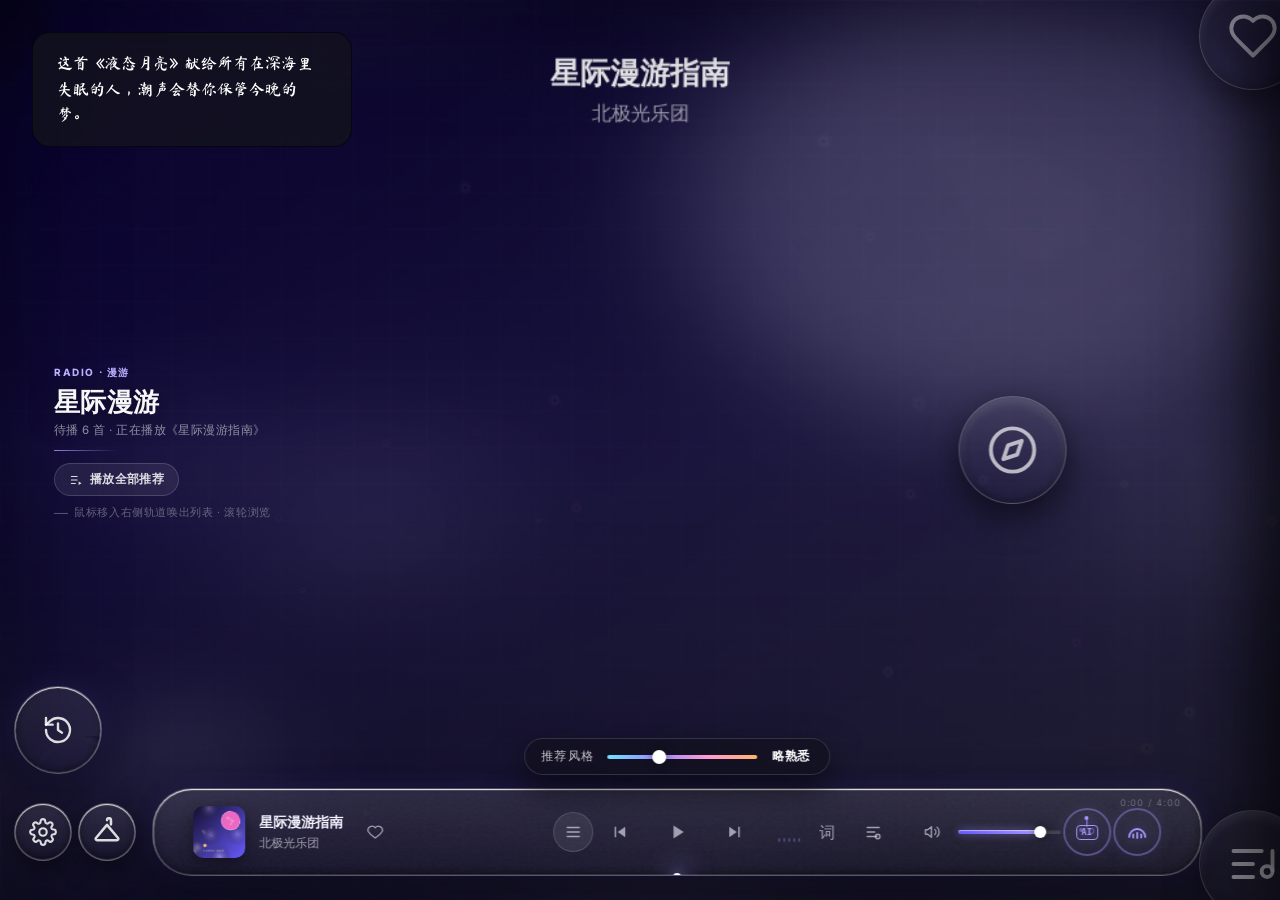
<file: ui/ai-radio-player.html>
﻿<!DOCTYPE html>
<html lang="zh-CN">
<head>
<meta charset="UTF-8">
<meta name="viewport" content="width=device-width, initial-scale=1.0">
<title>AI 电台 · 液态玻璃舱（重构版）</title>
<!-- qwebchannel.js：QWebEngine 宿主下提供 QWebChannel 类（配合 setWebChannel 注入的
     qt.webChannelTransport 完成握手）。纯浏览器预览时该文件 404 或已由宿主注入，均不影响演示模式。 -->
<script src="qwebchannel.js"></script>
<link rel="preconnect" href="https://fonts.googleapis.com">
<link rel="preconnect" href="https://fonts.gstatic.com" crossorigin>
<link href="https://fonts.googleapis.com/css2?family=Inter:wght@400;500;600;700;800&family=Caveat:wght@500;600&family=Ma+Shan+Zheng&display=swap" rel="stylesheet">
<style>
/* ═══════════ 设计令牌 ═══════════ */
@property --primary  { syntax: '<color>'; inherits: true; initial-value: #6a5cff; }
@property --secondary{ syntax: '<color>'; inherits: true; initial-value: #ff6ec7; }
@property --accent   { syntax: '<color>'; inherits: true; initial-value: #ffd166; }
@property --dark     { syntax: '<color>'; inherits: true; initial-value: #14102e; }
@property --light    { syntax: '<color>'; inherits: true; initial-value: #c9b8ff; }
:root{
  --primary:#6a5cff; --secondary:#ff6ec7; --accent:#ffd166; --dark:#14102e; --light:#c9b8ff;
  --fg:#f5f3ff; --fg-dim:rgba(245,243,255,.6); --fg-faint:rgba(245,243,255,.32);
  --ease-outback:cubic-bezier(.34,1.56,.64,1);
  --ease-out:cubic-bezier(.16,1,.3,1);
  --ease-snap:cubic-bezier(.32,.72,0,1);
  transition:--primary 1.2s ease, --secondary 1.2s ease, --accent 1.2s ease, --dark 1.2s ease, --light 1.2s ease;
}
*{margin:0;padding:0;box-sizing:border-box}
html,body{height:100%;overflow:hidden}
body{font-family:'Inter','PingFang SC','Microsoft YaHei',system-ui,sans-serif;color:var(--fg);background:#05040d;-webkit-font-smoothing:antialiased;user-select:none}
button{font-family:inherit;color:inherit;background:none;border:none;cursor:pointer}
::-webkit-scrollbar{width:6px;height:6px}
::-webkit-scrollbar-thumb{background:rgba(255,255,255,.12);border-radius:8px}
::-webkit-scrollbar-track{background:transparent}

/* ═══════════ Layer 0 · 背景系统 ═══════════ */
#bg{position:fixed;inset:0;z-index:0;overflow:hidden;background:#05040d;transform-origin:50% 50%;will-change:transform}   /* 3D 纵深：随视角同步倾斜（updateWorldTransform 镜像驱动） */
#bgimg{position:absolute;inset:0;background-size:cover;background-position:center;will-change:transform,opacity;transition:filter .6s ease, transform .6s var(--ease-out), opacity .6s ease}
/* 液态滤镜只在真有背景图时挂载（.has-bg）：空元素 + 全屏 SVG 滤镜
   会在窗口失焦/获焦时整屏重栅格化 → 最大化后点击内外的闪烁根源 */
#bgimg.has-bg{filter:url(#liquid);opacity:.9;transform:scale(1.02)}
/* WebGL 液态折射激活时：SVG 滤镜彻底下岗（canvas 已画好折射结果），
   #bgimg 退居为无滤镜的即时兜底层（canvas 万一没画，至少有原图） */
#bgimg.has-bg.liquid-canvas{filter:none;opacity:1}
body.bg-adapt-active #bgimg.has-bg.liquid-canvas{filter:none}
/* WebGL 折射画布：与 #bgimg 同几何；bg-adapt 的位移用 CSS 变换（合成器层，
   非 SVG reference filter，不会重栅格化），明暗/饱和在着色器内做 */
#bgliquid{position:absolute;inset:0;width:100%;height:100%;pointer-events:none;display:none;transform:scale(1.02)}
#bgliquid.on{display:block}
body.bg-adapt-active #bgliquid{transform:scale(1.06) translateX(-16px)}
/* 背景自动让位：歌词/面板展开时压暗 + 向左偏移避让右侧面板 */
body.bg-adapt-active #bgimg.has-bg{filter:url(#liquid) brightness(.68) saturate(.92);transform:scale(1.06) translateX(-16px)}
/* 全局暗角：中心透明 → 边缘 rgba(0,0,0,.4) */
/* #vignette 已移除：椭圆形状的暗角色块不属于界面本身（用户要求去掉） */
#particles{position:fixed;inset:0;z-index:2;overflow:hidden;pointer-events:none}

/* ═══════════ 三层空间容器：底层背景固定 / 中层皮肤随视角旋转 / 上层 UI billboard ═══════════ */
#world3d{position:fixed;inset:0;z-index:10;perspective:4000px;perspective-origin:50% 50%;overflow:hidden}
#world{position:absolute;inset:0;transform-style:preserve-3d;pointer-events:none}
.bwrap{position:absolute;inset:0;transform-style:preserve-3d;pointer-events:none;transform-origin:50% 50% 0;will-change:transform}
.bwrap > *{pointer-events:auto}
/* 中层皮肤：屏幕大小的方形平面，悬浮在视口深处，随视角旋转 */
#skin-plane{position:absolute;left:50%;top:50%;width:113vw;height:113vh;margin-left:-56.5vw;margin-top:-56.5vh;transform:translateZ(-520px);cursor:grab;pointer-events:auto;
  /* ⚠ 原先这里堆了 27 条 background 层（色斑 / 白色圆环 / 网格线 / feTurbulence 噪声
     各自成层），且白色元素散落在 59/60/61/65/78/79/83 多处、第 60 行圆环甚至与网格线
     同色(.22) —— 属于复制粘贴造成的误写，且层数过多会在重绘时出现"叠层来回换"的闪烁。
     现全部收敛：背景交给 #bgcanvas 一次性绘制（网格 + 色彩点合为**一个皮肤层**），
     本元素只保留拖拽命中职责。 */
  background:transparent;
  box-shadow:inset 0 0 140px rgba(0,0,0,.45);
}
#world3d.dragging #skin-plane{cursor:grabbing}
.particle{position:absolute;width:3px;height:3px;border-radius:50%;pointer-events:none;opacity:.5;box-shadow:0 0 6px currentColor;will-change:transform}

/* ═══════════ SVG 滤镜：水样透明折射（波纹扭曲 + 色差） ═══════════ */
#liquid-defs{position:absolute;width:0;height:0;overflow:hidden}

/* ═══════════ Layer 1 · 右侧圆形导航（漫游/喜欢/歌单） ═══════════ */
.orbit-refract{position:fixed;inset:0;z-index:0;pointer-events:none;background:transparent;}
/* 轨道容器：零尺寸定位锚点（不铺满视口，避免全屏覆盖层干扰 hit-test 导致「点击与实际对不上」）。
   .orbit 用 left:0;top:0 + translate(视口坐标) 精确定位，点击热区与视觉位置严格一致。
   液态玻璃常驻：opacity 固定 1，不再「靠近才变玻璃」。 */
/* 隐藏方式对齐原始实现（D:\AI-Radio）：
   按钮**始终待在 R1 圆弧上**，隐藏靠 #orbits 的原位透明度（.8 ↔ .show 1），
   触发区是"以 O 为圆心、R2 为半径的圆弧区"（mousemove 里 toggle .show）。
   ⚠ 绝不要改成把按钮位移出视口 —— 那样它们会脱离圆弧，轮转路径也跟着变形。 */
#orbits{position:fixed;left:0;top:0;width:0;height:0;z-index:60;pointer-events:none;opacity:.8;transition:opacity .35s ease}
#orbits.show{opacity:1;pointer-events:auto}
#orbits:not(.show) .orbit{pointer-events:none}
/* 光影对齐 #d-history(.dock-side-btn)：同一套玻璃球语言。
   原值渐变 .05→0（底部全透明，显得空）、saturate 150%、外发光 24px，
   比参照物弱一档；现统一为 .08→.01 / saturate 160% / 外发光 30px + 40px 投影。 */
/* 玻璃球参数与 #d-history(.dock-side-btn) 逐项对齐；外发光去掉 color-mix(--primary)，
   改中性黑 —— 半透明球体上再叠彩色光晕正是"杂色"的来源。 */
.orbit{position:absolute;left:0;top:0;width:108px;height:108px;border-radius:50%;border:1px solid rgba(255,255,255,.26);background:linear-gradient(180deg, rgba(255,255,255,.08), rgba(255,255,255,.01));backdrop-filter:saturate(160%);-webkit-backdrop-filter:saturate(160%);display:grid;place-items:center;cursor:pointer;pointer-events:auto;opacity:.9;overflow:hidden;transition:box-shadow .3s ease, opacity .4s ease, border-color .3s ease, background .3s ease;color:rgba(255,255,255,.92);box-shadow:inset 0 5px 10px rgba(255,255,255,.16), inset 0 -3px 8px rgba(0,0,0,.45), 0 12px 40px rgba(0,0,0,.5), 0 10px 26px rgba(0,0,0,.34)}
/* ⚠ 不要给 .orbit 加 ::before 径向渐变做"玻璃球高光"：
   两层半透明色块叠在半透明球体上会混出脏色（用户反馈"透明效果不好、有杂色"）。
   干净的做法就是与 #d-history(.dock-side-btn) 完全一致 —— 只靠 inset 高光 + 外投影，
   底色用中性白（不掺 --primary），外发光也去掉彩色、只留中性黑。 */
/* 图标与 #d-history(.dock-side-btn svg) 同款：纯 Lucide 几何 + 干净 currentColor。
   ⚠ 不加 drop-shadow —— 滤镜会把描边栅格化，叠在半透明玻璃球上取色发脏（用户反馈"取色不正常"）。 */
.orbit svg{position:relative;z-index:1;width:52px;height:52px;color:rgba(255,255,255,.85);transition:transform .18s var(--ease-outback), color .3s ease}
.orbit .ring{z-index:2}
/* hover 不改颜色/描边/投影：只提亮不透明度 + 图标微缩放（.orbit:hover svg） */
.orbit:hover{opacity:1 !important}
.orbit:hover svg{transform:scale(1.05)}
.orbit:active{box-shadow:inset 0 1px 1px rgba(255,255,255,.35), inset 0 -2px 6px rgba(0,0,0,.45), 0 4px 14px rgba(0,0,0,.35)}
.orbit:active svg{transform:scale(.88) translateY(2px)}
.orbit.active{color:#fff;opacity:1}
.orbit.active svg{opacity:1}
.orbit .ring{position:absolute;inset:-6px;border-radius:50%;border:2px solid var(--accent);opacity:0;box-shadow:0 0 14px color-mix(in srgb,var(--accent) 50%, transparent);animation:orbitBreathe 3s ease-in-out infinite;pointer-events:none}
.orbit.active .ring{opacity:.6}
@keyframes orbitBreathe{0%,100%{transform:scale(.96);opacity:.3}50%{transform:scale(1.06);opacity:.6}}
/* 徽标：深色玻璃。⚠ R31 之前是 rgba(255,255,255,.92) 近纯白 —— 在暗色玻璃球右下角
   就是用户反馈的「白色斑块」。改深色玻璃底 + 白字，与整体暗色主题一致，不再像斑块。
   数量为 0 时由 syncFavBadge 隐藏（避免「0」白点无意义）。 */
.orbit .badge{position:absolute;bottom:-6px;right:-6px;min-width:28px;height:28px;padding:0 7px;border-radius:14px;background:rgba(16,16,28,.88);color:#fff;font-size:13px;font-weight:700;display:grid;place-items:center;box-shadow:0 2px 10px rgba(0,0,0,.5);border:1px solid rgba(255,255,255,.22)}

/* ═══════════ Layer 1 · AI 口播栏 ═══════════ */
/* ═══════════ Layer 1 · AI 口播栏 ═══════════ */
/* AI 口播文案：固定在左上角（用户要求文案放回左上角，不要底部居中）。
   隐藏/显示过渡保留原 translateY 错峰。 */
#aibar{position:fixed;left:32px;top:32px;transform:translateY(20px);width:min(320px, 86vw);max-height:160px;overflow-y:auto;z-index:70;padding:18px 24px;border-radius:18px;background:rgba(20,20,28,.78);backdrop-filter:saturate(120%);border:1px solid rgba(0,0,0,.6);opacity:0;pointer-events:none;transition:opacity .5s var(--ease-out), transform .5s var(--ease-out)}
#aibar.show{opacity:1;transform:translateY(0);pointer-events:auto}
#aibar.hide{opacity:0;transform:translateY(10px);transition:opacity .4s ease-in, transform .4s ease-in}
.quote-mark{position:absolute;font-family:'Ma Shan Zheng',cursive;color:rgba(255,255,255,.65);font-size:20px;line-height:1;animation:quoteFloat 4s ease-in-out infinite}
.qm-up{top:-8px;left:-12px}
.qm-down{bottom:-8px;right:-12px;animation-delay:2s}
@keyframes quoteFloat{0%,100%{transform:translateY(-2px)}50%{transform:translateY(2px)}}
#ai-text{font-family:'Ma Shan Zheng','Caveat',cursive;font-size:16px;line-height:1.6;color:#fff;position:relative}
#ai-text .swap{animation:aiFade .4s ease}
@keyframes aiFade{from{opacity:0;transform:translateY(10px)}to{opacity:1;transform:none}}

/* ═══════════ 栏目面板（栏目抬头 + 播放队列卡片堆叠） ═══════════
   卡片**非常驻**：照抄 Mineradio shouldShowEmptyHome 的显隐语义——
     显示 = 空闲（未播放） 或 指针进入 orbit 圆弧热区；
     隐藏 = 播放中且指针离开热区（延迟淡出）。
   面板默认 opacity:0 + 左移 26px + pointer-events:none，滑入时恢复。 */
#column-panel{position:fixed;left:48px;top:50%;z-index:60;width:min(420px,40vw);
  opacity:0;transform:translateY(-50%) translateX(-26px);pointer-events:none;
  transition:opacity .45s ease, transform .5s var(--ease-out);will-change:opacity,transform}
#column-panel.show{opacity:1;transform:translateY(-50%) translateX(0);pointer-events:auto}
/* 栏目抬头：KICKER → 标题 → 副标题（Mineradio home-card 文字层级） */
#column-head{margin:0 0 14px 6px;position:relative}
.ch-kicker{font-size:10px;font-weight:760;letter-spacing:.16em;text-transform:uppercase;
  color:color-mix(in srgb, var(--accent) 72%, #fff);margin-bottom:7px;
  text-shadow:0 0 18px color-mix(in srgb, var(--accent) 24%, transparent)}
.ch-title{font-size:26px;font-weight:800;line-height:1.12;color:rgba(255,255,255,.97);
  letter-spacing:.01em;text-shadow:0 6px 26px rgba(0,0,0,.55)}
.ch-sub{margin-top:7px;font-size:11.5px;letter-spacing:.04em;color:rgba(255,255,255,.52)}
.ch-rule{margin-top:12px;height:1px;width:64px;border-radius:1px;
  background:linear-gradient(90deg, color-mix(in srgb, var(--accent) 85%, transparent), transparent)}
/* 栏目切换时抬头做一次轻微上浮换字（与 orbit 轮转 600ms 同步） */
#column-head.swap .ch-kicker,#column-head.swap .ch-title,#column-head.swap .ch-sub{animation:chSwap .5s cubic-bezier(.16,1,.3,1)}
@keyframes chSwap{from{opacity:0;transform:translateY(10px)}to{opacity:1;transform:none}}
/* 唤出提示：告诉用户列表在右侧（左侧已无常驻卡片堆叠） */
.ch-hint{margin-top:10px;font-size:10.5px;letter-spacing:.06em;color:rgba(255,255,255,.34);
  display:flex;align-items:center;gap:6px}
.ch-hint::before{content:'';width:14px;height:1px;background:rgba(255,255,255,.3)}
/* 栏目头操作胶囊（R25）：播放模式 / 我喜欢的音乐播放全部 —— 仅对应栏目显示 */
.ch-chips{margin-top:12px;display:flex;gap:8px}
.ch-chip{display:inline-flex;align-items:center;gap:7px;padding:7px 14px;border-radius:18px;
  border:1px solid rgba(255,255,255,.16);background:rgba(255,255,255,.07);
  color:rgba(255,255,255,.85);font-size:12px;font-weight:600;letter-spacing:.03em;
  cursor:pointer;transition:background .2s,border-color .2s,transform .2s var(--ease-outback)}
.ch-chip:hover{background:rgba(255,255,255,.14);border-color:rgba(255,255,255,.32)}
.ch-chip:active{transform:scale(.94)}
.ch-chip svg{width:14px;height:14px;pointer-events:none}
.ch-chip .pmc-tx{pointer-events:none}
/* 主界面元素隐藏开关（设置→视觉）：ui-hidden 由 JS 按 localStorage 挂/摘 */
.ui-hidden{display:none!important}

/* 注：左侧「卡片堆叠」（#now-stack / .qcard*）已按需求整体移除。
     列表与滚动统一由右侧卡片架 #shelf 承载（鼠标移入右侧热区唤出、滚轮浏览、
     滚近末尾向后端续拉下一页）。相关 CSS/JS 已删除，勿再按旧类名查找。 */

/* ═══════════ Layer 1 · 中央卡片区 ═══════════ */
/* ═══════════ Layer 1 · 详情飞出卡片 ═══════════ */
#detail{position:fixed;left:50%;top:44%;width:560px;height:640px;transform:translate(-50%,-50%) scale(.85);border-radius:28px;background:rgba(15,15,22,.9);backdrop-filter:saturate(160%);border:1px solid rgba(255,255,255,.1);box-shadow:0 24px 64px rgba(0,0,0,.6);z-index:100;opacity:0;pointer-events:none;overflow:hidden;will-change:transform,opacity;transition:transform .5s var(--ease-out), opacity .5s ease}
#detail.open{opacity:1;pointer-events:auto;transform:translate(-50%,-50%) scale(1)}
/* R32：详情页顶部工具条 —— 独占一行，只放 ☆收藏（左）+ ✕关闭（右），不叠任何歌曲内容。
   按钮从绝对定位改为 #dbar 的 flex 子项；#dlist 顶缘下移到工具条之下，滚动时歌曲不会再钻到按钮背后。 */
#dbar{position:absolute;left:0;right:0;top:0;height:56px;z-index:6;display:flex;align-items:center;padding:0 16px;background:rgba(15,15,22,.55);backdrop-filter:blur(8px);-webkit-backdrop-filter:blur(8px);border-bottom:1px solid rgba(255,255,255,.07)}
#detail .dclose{width:30px;height:30px;margin-left:auto;border-radius:50%;background:rgba(255,255,255,.08);display:grid;place-items:center;color:rgba(255,255,255,.8);flex:none;transition:.2s}
#detail .dclose:hover{background:rgba(255,255,255,.15);color:#fff;transform:rotate(90deg)}
#detail .dclose svg{width:16px;height:16px}
#detail .d-save-plist{padding:7px 16px;border-radius:20px;background:rgba(255,255,255,.1);border:1px solid rgba(255,255,255,.18);color:#fff;font-size:13px;cursor:pointer;display:none;flex:none;transition:background .2s,color .2s,border-color .2s}
#detail .d-save-plist:hover{background:rgba(255,255,255,.2)}
#detail .d-save-plist.saved{background:color-mix(in srgb,var(--accent) 76%, #fff);color:#101018;font-weight:700;border-color:transparent}
#dtop{position:absolute;left:0;right:0;top:0;height:40%;background-size:cover;background-position:center;-webkit-mask-image:radial-gradient(120% 120% at 50% 30%, black 55%, transparent 100%);mask-image:radial-gradient(120% 120% at 50% 30%, black 55%, transparent 100%);opacity:1;transition:opacity .3s ease, transform .3s ease;z-index:1}
#dtop.fade{opacity:0;transform:translateY(-30px);pointer-events:none}
/* R32：#dlist 顶缘下移 56px（工具条高度），滚动时歌曲最多滚到工具条下缘、
   不再钻到顶部按钮背后；padding-top 相应减 56px，保持歌曲起始位置与原来一致。 */
#dlist{position:absolute;left:0;right:0;top:56px;bottom:0;overflow-y:auto;padding:calc(40% - 36px) 20px 20px;z-index:2}
.drow{display:flex;align-items:center;gap:14px;height:64px;padding:0 10px;margin-bottom:8px;border-radius:8px;position:relative;cursor:pointer;transition:background .2s}
.drow::before{content:'';position:absolute;left:0;right:0;top:0;bottom:0;border-radius:8px;background:color-mix(in srgb,var(--accent) 15%, transparent);transform:scaleX(0);transform-origin:left;transition:transform .2s var(--ease-out);z-index:-1}
.drow:hover::before{transform:scaleX(1)}
.drow img{width:48px;height:48px;border-radius:8px;flex:none}
.drow .dm{flex:1;min-width:0}
.drow .dn{font-size:16px;color:#fff;white-space:nowrap;overflow:hidden;text-overflow:ellipsis}
.drow .da{font-size:13px;color:rgba(255,255,255,.5);margin-top:2px}
.drow .dlike{width:24px;height:24px;display:grid;place-items:center;color:rgba(255,255,255,.5);flex:none;transition:.2s}
.drow .dlike:hover{color:var(--accent);transform:scale(1.15)}
.drow .dlike svg{width:20px;height:20px}
.drow .dlike.liked{color:var(--accent)}
.drow .dlike.liked svg path{fill:currentColor;stroke:none}
/* 歌单详情行右侧占位：留出与 ♥收藏/✕ 两键等宽的空白（52px = 24+4+24），
   使歌单详情与队列/收藏列表的文字区宽度一致，不因缺按钮而顶到边 */
#detail .drow .dspare{width:52px;height:24px;flex:none}
.drow.playing .dn{color:var(--accent)}
.drow.playing::after{content:'♪';position:absolute;right:44px;color:var(--accent);font-size:14px}
/* 3D 歌单架效果：详情面板打开时给行列表添加 3D 透视 + 卡片层叠感 */
#detail.plist-view{perspective:1200px}
#detail.plist-view #dtop{transform-style:preserve-3d;animation:shelfFloat 6s ease-in-out infinite}
#detail.plist-view .drow{
  transform-style:preserve-3d;
  background:rgba(255,255,255,.04);
  border:1px solid rgba(255,255,255,.06);
  box-shadow:0 2px 8px rgba(0,0,0,.2);
}
#detail.plist-view .drow:hover{
  transform:translateZ(8px) rotateX(-2deg);
  box-shadow:0 8px 24px rgba(0,0,0,.3);
  border-color:rgba(var(--primary-rgb,106,92,255),.3);
}
@keyframes shelfFloat{0%,100%{transform:translateY(0) rotateX(0)}50%{transform:translateY(-4px) rotateX(.5deg)}}
#dhead{position:absolute;left:0;right:0;top:0;height:calc(40% - 8px);z-index:3;display:flex;align-items:flex-end;padding:20px 24px;background:linear-gradient(180deg, transparent 40%, rgba(15,15,22,.72));pointer-events:none;opacity:1;transition:opacity .3s ease, transform .3s ease}
#dhead.fade{opacity:0;transform:translateY(-30px)}
#dhead h2{font-size:26px;font-weight:800;color:#fff;text-shadow:0 2px 16px rgba(0,0,0,.5)}
#dhead p{font-size:13px;color:rgba(255,255,255,.6);margin-top:4px}

/* ═══════════ 顶部窗口控制栏（透明，macOS 风格红黄绿，可隐藏） ═══════════ */
#winbar{position:fixed;top:0;left:0;right:0;height:30px;display:flex;align-items:center;gap:8px;padding:0 12px;z-index:999;background:transparent;opacity:0;pointer-events:none;transform:translateY(-100%);transition:opacity .3s ease, transform .3s ease}
#winbar.show{opacity:1;pointer-events:auto;transform:translateY(0)}
.win-btn{width:13px;height:13px;border-radius:50%;cursor:pointer;position:relative;flex:none;box-shadow:inset 0 0 0 1px rgba(0,0,0,.22);transition:transform .15s var(--ease-outback), filter .2s ease, box-shadow .2s ease}
.win-btn:hover{filter:brightness(1.12);box-shadow:inset 0 0 0 1px rgba(0,0,0,.3), 0 0 8px rgba(255,255,255,.25)}
.win-btn:active{transform:scale(.86)}
.w-close{background:#ff5f57}
.w-min{background:#febc2e}
.w-max{background:#28c840}

/* ═══════════ Layer 2 · 液态玻璃悬浮播放栏 ═══════════ */
/* 左下角设置齿轮：亚克力、与播放栏垂直中轴对齐、靠近缓慢旋转 */
#settings-gear{position:fixed;left:14px;bottom:calc(24px + (88px - 58px) / 2);width:58px;height:58px;border-radius:50%;display:grid;place-items:center;z-index:200;opacity:1;cursor:pointer;border:1px solid rgba(255,255,255,.26);background:linear-gradient(180deg, rgba(255,255,255,.10), rgba(255,255,255,.02));backdrop-filter:saturate(160%);-webkit-backdrop-filter:saturate(160%);box-shadow:inset 0 1px 1px rgba(255,255,255,.85), inset 0 -2px 6px rgba(0,0,0,.45), inset 0 0 0 1px rgba(255,255,255,.18), 0 10px 28px rgba(0,0,0,.45);transition:opacity .5s ease, border-color .3s ease, box-shadow .3s ease, transform .5s ease}
#settings-gear svg{width:28px;height:28px;color:rgba(255,255,255,.85);transition:transform .6s ease}
#settings-gear:hover{opacity:1;border-color:rgba(255,255,255,.4);box-shadow:inset 0 1px 1px rgba(255,255,255,.85), inset 0 -2px 6px rgba(0,0,0,.45), inset 0 0 0 1px rgba(255,255,255,.18), 0 12px 32px rgba(0,0,0,.55)}
#settings-gear:hover svg{animation:gearSpin 6s linear infinite}
@keyframes gearSpin{to{transform:rotate(360deg)}}

/* 换肤衣架：紧挨设置齿轮右侧，仅透明度交互 */
#theme-hanger{position:fixed;left:78px;bottom:calc(24px + (88px - 58px) / 2);width:58px;height:58px;border-radius:50%;display:grid;place-items:center;z-index:200;opacity:1;cursor:pointer;border:1px solid rgba(255,255,255,.3);background:linear-gradient(180deg, rgba(255,255,255,.10), rgba(255,255,255,.02));backdrop-filter:saturate(160%);-webkit-backdrop-filter:saturate(160%);box-shadow:inset 0 1px 1px rgba(255,255,255,.85), inset 0 -2px 6px rgba(0,0,0,.45), inset 0 0 0 1px rgba(255,255,255,.18), 0 10px 28px rgba(0,0,0,.45);transition:opacity .5s ease, border-color .3s ease, box-shadow .3s ease, transform .5s ease}
#theme-hanger svg{width:34px;height:34px;color:rgba(255,255,255,.85);transform-origin:50% 6%;will-change:transform;position:relative;top:2px}
#theme-hanger:hover{opacity:1;border-color:rgba(255,255,255,.4);box-shadow:inset 0 1px 1px rgba(255,255,255,.85), inset 0 -2px 6px rgba(0,0,0,.45), inset 0 0 0 1px rgba(255,255,255,.18), 0 12px 32px rgba(0,0,0,.55)}
#theme-hanger:hover svg{animation:hangerSway 2.4s ease-in-out infinite}
@keyframes hangerSway{0%,100%{transform:rotate(-4deg)}50%{transform:rotate(4deg)}}

#dock{position:fixed;left:50%;bottom:24px;transform:translateX(-50%);width:min(82vw,1180px,calc(100vw - 176px));min-width:560px;height:88px;border-radius:calc(88px * .45);background:linear-gradient(180deg, rgba(255,255,255,.10), rgba(255,255,255,.02));backdrop-filter:saturate(160%);-webkit-backdrop-filter:saturate(160%);border:1px solid rgba(255,255,255,.22);box-shadow:inset 0 1px 1px rgba(255,255,255,.85), inset 0 -2px 6px rgba(0,0,0,.45), inset 0 0 0 1px rgba(255,255,255,.18), 0 14px 44px rgba(0,0,0,.5), 0 0 30px color-mix(in srgb,var(--primary) 16%, transparent);z-index:200;display:flex;align-items:center;padding:0 20px;opacity:1;transition:transform .3s ease, box-shadow .3s ease, opacity .45s ease, border-color .3s ease;will-change:transform,box-shadow,opacity}   /* calc(100vw-176px)：给左下按钮簇(齿轮+衣架,~150px)+右缘留位；内容弹性实测 580px 也不溢出 */
/* 控制栏识别区：略微向外扩一圈，悬停/点击更宽松 */
#dock-hit{position:absolute;inset:-12px -10px;border-radius:calc(88px * .45 + 12px);z-index:0;pointer-events:auto}
#dock.hovering{transform:translateX(-50%) translateY(-2px);opacity:1;box-shadow:inset 0 1px 1px rgba(255,255,255,.6), inset 0 0 28px rgba(255,255,255,.06), 0 18px 52px rgba(0,0,0,.62), 0 0 36px color-mix(in srgb,var(--primary) 22%, transparent);border-color:rgba(255,255,255,.32)}
#dock .dock-inner{display:flex;align-items:center;justify-content:space-between;width:100%;height:100%;position:relative;z-index:2}

/* 顶部液态玻璃搜索框（页面顶部正中，靠近渐显/远离渐隐） */
#search-box{position:fixed;left:50%;top:40px;transform:translateX(-50%) translateY(-8px);width:min(420px,56vw);height:46px;border-radius:23px;display:flex;align-items:center;gap:10px;padding:0 18px;z-index:210;opacity:0;pointer-events:none;background:linear-gradient(180deg, rgba(255,255,255,.10), rgba(255,255,255,.02));backdrop-filter:saturate(160%);-webkit-backdrop-filter:saturate(160%);border:1px solid rgba(255,255,255,.22);box-shadow:inset 0 1px 1px rgba(255,255,255,.85), inset 0 -2px 6px rgba(0,0,0,.45), inset 0 0 0 1px rgba(255,255,255,.18), 0 10px 32px rgba(0,0,0,.45);transition:opacity .4s ease, transform .4s ease, border-color .3s ease, box-shadow .3s ease, background .3s ease}
#search-box.visible{opacity:1;pointer-events:auto;transform:translateX(-50%) translateY(0)}
#search-box:hover{border-color:rgba(255,255,255,.4);box-shadow:inset 0 1px 1px rgba(255,255,255,.85), inset 0 -2px 6px rgba(0,0,0,.45), inset 0 0 0 1px rgba(255,255,255,.18), 0 12px 36px rgba(0,0,0,.55)}
#search-box:focus-within{border-color:color-mix(in srgb,var(--accent) 65%, rgba(255,255,255,.35));box-shadow:inset 0 1px 1px rgba(255,255,255,.85), inset 0 -2px 6px rgba(0,0,0,.45), inset 0 0 0 1px rgba(255,255,255,.18), 0 0 22px color-mix(in srgb,var(--accent) 30%, transparent), 0 12px 36px rgba(0,0,0,.55)}
#search-box svg{width:17px;height:17px;flex:none;color:rgba(255,255,255,.55)}
#search-input{flex:1;min-width:0;background:transparent;border:none;outline:none;color:var(--fg,#fff);font-size:14px;letter-spacing:.3px}
#search-input::placeholder{color:rgba(255,255,255,.4)}
#search-clear{display:none;width:18px;height:18px;border-radius:50%;border:none;background:rgba(255,255,255,.14);color:rgba(255,255,255,.75);font-size:11px;line-height:1;cursor:pointer;place-items:center;flex:none;transition:background .2s}
#search-clear:hover{background:rgba(255,255,255,.28)}
#search-box.has-text #search-clear{display:grid}
#search-suggest{position:absolute;left:0;right:0;top:calc(100% + 8px);display:none;flex-direction:column;background:rgba(20,22,34,.72);backdrop-filter:saturate(160%);border:1px solid rgba(255,255,255,.16);border-radius:14px;padding:6px;box-shadow:0 16px 40px rgba(0,0,0,.5);overflow:hidden}
#search-box.show-suggest #search-suggest{display:flex}
#search-suggest .ss-item{display:flex;align-items:center;gap:10px;padding:8px 10px;border-radius:9px;cursor:pointer;color:rgba(255,255,255,.82);font-size:12.5px;transition:background .15s}
#search-suggest .ss-item:hover,#search-suggest .ss-item.cur{background:rgba(255,255,255,.1);color:#fff}
#search-suggest .ss-item .ss-name{flex:1;min-width:0;white-space:nowrap;overflow:hidden;text-overflow:ellipsis}
#search-suggest .ss-item .ss-artist{color:rgba(255,255,255,.45);font-size:11px;flex:none;margin-left:8px}
.dock-left{position:absolute;left:20px;top:0;bottom:0;display:flex;align-items:center;z-index:2}
.dock-right{position:absolute;right:20px;top:0;bottom:0;display:flex;align-items:center;gap:10px;z-index:2}
/* R31：d-mode 真正放到 d-prev 左侧 —— 旧实现只在 flex 流里 margin-left:18px，
   而 dock-left（absolute left:20px，覆盖封面+标题+♥）会盖住它（「随机播放按钮被遮挡」）。
   改为绝对定位到 d-prev 左侧：prev 中心在 -58px，减去 40px 按钮宽 + 6px 间距 = -104px。
   ⚠ 必须用 ID 选择器 #d-mode（特异性 1,0,0），若用类选择器 .d-mode-shift（0,1,0）
   会被下方 .dbtn{position:relative}（L469，同特异性但更靠后）覆盖成 relative，
   导致随机播放按钮退回 flex 流、重新被 dock-left 盖住。 */
#d-mode{position:absolute;left:50%;top:50%;transform:translate(calc(-50% - 104px),-50%);margin-left:0;z-index:2}
/* R33：#d-mode 是单键三态入口，无背景时容易被当成装饰图标；
   加轻微玻璃底 +  hover 高亮，让它一眼就是可点按钮。 */
#d-mode{background:rgba(255,255,255,.08);border:1px solid rgba(255,255,255,.14)}
#d-mode:hover{background:rgba(255,255,255,.16);border-color:rgba(255,255,255,.28)}
#d-mode.on{background:color-mix(in srgb,var(--accent) 22%, rgba(255,255,255,.12));border-color:color-mix(in srgb,var(--accent) 60%, rgba(255,255,255,.2))}
/* 音量模块：整体左移 dock-right 区按钮的距离。R32 起 dock-right 只有 d-radio + d-ai
   两个按钮（单曲循环 #d-loop 已并入 #d-mode），宽度 90px + 右缘 20px + 10px 间隙 = 120px。 */
#vol-group{position:absolute;right:120px;top:0;bottom:0;display:flex;align-items:center;gap:6px;z-index:2}
#vol-icon .vol-off{display:none}
#vol-icon.muted{color:#ff6b6b}
#vol-icon.muted .vol-off{display:block}
#vol-icon.muted svg:not(.vol-off){display:none}
/* 电台模式开关：小收音机 + 内部 AI 字样 + 天线 */
#d-radio{width:40px;height:40px;border-radius:50%;display:grid;place-items:center;color:var(--fg-dim);flex:none;position:relative;transition:color .3s, background .2s, transform .2s var(--ease-outback)}
#d-radio:hover{color:var(--fg)}
#d-radio:active{transform:scale(.9)}
#d-radio .radio-icon{position:relative;width:22px;height:15px;border:1.6px solid currentColor;border-radius:4px;display:grid;place-items:center;font-size:8.5px;font-weight:800;letter-spacing:.2px;line-height:1;font-family:ui-monospace,Consolas,monospace;user-select:none}
#d-radio .radio-icon::before{content:'';position:absolute;left:2.5px;top:2.5px;width:3.5px;height:3.5px;border-radius:50%;background:currentColor;opacity:.5}
#d-radio .radio-icon::after{content:'';position:absolute;right:2.5px;top:2.5px;width:3.5px;height:3.5px;border-radius:50%;border:1px solid currentColor;opacity:.5}
#d-radio .antenna{position:absolute;top:-7px;left:50%;transform:translateX(-50%);width:1.5px;height:8px;background:currentColor;border-radius:1px}
#d-radio .antenna::after{content:'';position:absolute;top:-2.5px;left:50%;transform:translateX(-50%);width:4px;height:4px;border-radius:50%;background:currentColor}
#d-radio.on{color:var(--accent)}
#d-radio.on::before{content:'';position:absolute;inset:-4px;border-radius:50%;border:2px solid color-mix(in srgb,var(--accent) 40%, transparent);animation:aiPulse 2.5s ease-in-out infinite;pointer-events:none}
/* ═══════════ 设置面板（壁纸/皮肤 + 不喜欢的音乐） ═══════════ */
#settings-panel{position:fixed;top:0;right:0;width:380px;max-width:92vw;height:100%;z-index:400;background:rgba(13,11,28,.82);backdrop-filter:saturate(160%) blur(22px);-webkit-backdrop-filter:saturate(160%) blur(22px);border-left:1px solid rgba(255,255,255,.12);box-shadow:-24px 0 64px rgba(0,0,0,.6);transform:translateX(100%);transition:transform .42s var(--ease-out);display:flex;flex-direction:column;will-change:transform}
#settings-panel.open{transform:translateX(0)}
#settings-panel .set-head{display:flex;align-items:center;justify-content:space-between;padding:20px 22px 14px;border-bottom:1px solid rgba(255,255,255,.08)}
#settings-panel .set-head h3{font-size:18px;font-weight:800;color:#fff;letter-spacing:.5px}
#settings-panel .set-close{width:30px;height:30px;border-radius:50%;background:rgba(255,255,255,.08);display:grid;place-items:center;color:rgba(255,255,255,.7);transition:background .2s,transform .2s var(--ease-outback)}
#settings-panel .set-close:hover{background:rgba(255,255,255,.16);color:#fff;transform:rotate(90deg)}
#settings-panel .set-close svg{width:15px;height:15px}
#settings-panel .set-body{flex:1;overflow-y:auto;padding:8px 22px 28px}
#settings-panel .set-group{margin-top:22px}
#settings-panel .set-group h4{font-size:12px;letter-spacing:2px;color:rgba(255,255,255,.5);font-weight:700;margin-bottom:12px;text-transform:uppercase}
#settings-panel .set-row{display:flex;align-items:center;gap:8px;margin-bottom:12px;flex-wrap:wrap}
.set-wallpaper-types .wp-type{padding:7px 14px;border-radius:11px;background:rgba(255,255,255,.06);border:1px solid rgba(255,255,255,.1);color:rgba(255,255,255,.7);font-size:13px;transition:.2s}
.set-wallpaper-types .wp-type:hover{background:rgba(255,255,255,.12);color:#fff}
.set-wallpaper-types .wp-type.active{background:color-mix(in srgb,var(--primary) 30%, transparent);border-color:var(--primary);color:#fff}
.set-wallpaper-input{flex-wrap:nowrap}
.set-wallpaper-input #wp-input{flex:1;min-width:0;height:38px;padding:0 14px;border-radius:11px;background:rgba(255,255,255,.06);border:1px solid rgba(255,255,255,.12);color:#fff;font-size:13px;outline:none}
.set-wallpaper-input #wp-input:focus{border-color:color-mix(in srgb,var(--accent) 60%, transparent)}
.set-wallpaper-input .wp-import-btn{height:38px;padding:0 18px;border-radius:11px;background:linear-gradient(180deg,var(--primary),color-mix(in srgb,var(--primary) 70%, #000));color:#fff;font-size:13px;font-weight:600;transition:.2s}
.set-wallpaper-input .wp-import-btn:hover{filter:brightness(1.1)}
.set-wallpaper-input .wp-import-btn:active{transform:scale(.96)}
.set-hint{font-size:12px;color:rgba(255,255,255,.4);line-height:1.6;margin:-4px 0 14px}
.set-label{font-size:13px;color:rgba(255,255,255,.6);width:100%}
.skin-list{display:grid;grid-template-columns:1fr 1fr;gap:10px;width:100%}
.skin-card{border-radius:14px;overflow:hidden;cursor:pointer;border:1px solid rgba(255,255,255,.1);background:rgba(255,255,255,.04);transition:.2s;position:relative}
.skin-card:hover{border-color:rgba(255,255,255,.3);transform:translateY(-2px)}
.skin-card.active{border-color:var(--accent);box-shadow:0 0 0 1px var(--accent),0 8px 24px rgba(0,0,0,.4)}
.skin-card .sc-prev{height:64px;background-size:cover;background-position:center}
.skin-card .sc-name{font-size:12px;color:#fff;padding:8px 10px;white-space:nowrap;overflow:hidden;text-overflow:ellipsis}
.set-dislike-actions{justify-content:space-between}
.pm-btns{display:flex;gap:6px;margin-left:auto}
.pm-btn{padding:5px 14px;border-radius:10px;border:1px solid rgba(255,255,255,.14);background:rgba(255,255,255,.06);color:rgba(255,255,255,.75);font-size:12.5px;cursor:pointer;transition:background .2s,border-color .2s,color .2s}
.pm-btn:hover{background:rgba(255,255,255,.12)}
.pm-btn.active{background:color-mix(in srgb,var(--accent,#6a5cff) 78%,#fff);border-color:transparent;color:#fff;font-weight:700}
.set-pm-actions{justify-content:flex-start;gap:10px}
/* Mineradio fx-panel 风格：色块行 + toggle 开关 */
.fx-color-row{display:flex;align-items:center;gap:10px;margin-bottom:12px}
.fx-color-row input[type=color]{width:34px;height:26px;padding:0;border:1px solid rgba(255,255,255,.18);border-radius:8px;background:transparent;cursor:pointer}
.fx-color-row input[type=color]::-webkit-color-swatch-wrapper{padding:2px}
.fx-color-row input[type=color]::-webkit-color-swatch{border:none;border-radius:6px}
.fx-color-row .fc-label{font-size:12.5px;color:rgba(255,255,255,.78);flex:1}
.fx-color-row .fc-label small{display:block;font-size:10.5px;color:rgba(255,255,255,.4);letter-spacing:.5px;margin-top:1px}
.fx-toggle{display:flex;align-items:center;gap:9px;cursor:pointer;user-select:none;margin-bottom:12px;flex:1;min-width:0}
.fx-toggle .tk{position:relative;width:34px;height:19px;flex:none;border-radius:11px;background:rgba(255,255,255,.14);transition:background .25s;box-shadow:inset 0 1px 3px rgba(0,0,0,.4)}
.fx-toggle .tk::after{content:'';position:absolute;left:2px;top:2px;width:15px;height:15px;border-radius:50%;background:#fff;transition:transform .25s var(--ease-outback);box-shadow:0 1px 4px rgba(0,0,0,.4)}
.fx-toggle input{display:none}
.fx-toggle input:checked + .tk{background:var(--accent,#6a5cff)}
.fx-toggle input:checked + .tk::after{transform:translateX(15px)}
.fx-toggle .ft-label{font-size:12.5px;color:rgba(255,255,255,.78);white-space:nowrap;overflow:hidden;text-overflow:ellipsis}
.set-group h4{font-size:10.5px;letter-spacing:2.5px;color:rgba(255,255,255,.45);font-weight:800;margin-bottom:14px;text-transform:uppercase;display:flex;align-items:center;gap:8px}
.set-group h4::after{content:'';flex:1;height:1px;background:linear-gradient(90deg,rgba(255,255,255,.12),transparent)}
/* ── 折叠化：分组头可整组折叠；「高级选项」默认隐藏非必须项 ── */
.set-group > h4{cursor:pointer;user-select:none}
.set-group > h4::before{content:'▾';width:12px;flex:none;font-size:10px;color:rgba(255,255,255,.35);transition:transform .25s var(--ease-out)}
.set-group.collapsed > h4::before{transform:rotate(-90deg)}
.set-group.collapsed > *:not(h4){display:none}
.set-group.collapsed > h4{margin-bottom:6px}
.set-fold{margin-top:4px}
.set-fold-head{display:flex;align-items:center;gap:8px;font-size:11.5px;color:rgba(255,255,255,.55);cursor:pointer;user-select:none;padding:7px 10px;border-radius:10px;background:rgba(255,255,255,.045);border:1px solid rgba(255,255,255,.08);transition:background .2s}
.set-fold-head:hover{background:rgba(255,255,255,.08);color:rgba(255,255,255,.75)}
.set-fold-head::before{content:'▸';font-size:10px;color:rgba(255,255,255,.4);transition:transform .25s var(--ease-out)}
.set-fold.open > .set-fold-head::before{transform:rotate(90deg)}
.set-fold-body{display:none;padding:4px 2px 2px}
.set-fold.open > .set-fold-body{display:block}
/* 个性化设置控件行（select / range / text） */
.fx-select-row{display:flex;align-items:center;gap:10px;margin-bottom:12px}
.fx-select-row select,.fx-text-row input[type=text]{flex:1;min-width:0;background:rgba(255,255,255,.07);border:1px solid rgba(255,255,255,.13);border-radius:9px;color:rgba(255,255,255,.88);font-size:12.5px;padding:6px 10px;outline:none}
.fx-select-row select:focus,.fx-text-row input[type=text]:focus{border-color:color-mix(in srgb,var(--accent,#6a5cff) 55%, transparent)}
.fx-select-row select option{background:#181630;color:#fff}
.fx-range-row{margin-bottom:12px}
.fx-range-row .ft-label{display:flex;justify-content:space-between;font-size:12.5px;color:rgba(255,255,255,.78);margin-bottom:5px}
.fx-range-row .ft-label b{color:var(--accent,#6a5cff);font-weight:700}
.fx-range-row input[type=range]{width:100%;accent-color:var(--accent,#6a5cff);height:18px;cursor:pointer}
.fx-text-row{display:flex;align-items:center;gap:10px;margin-bottom:12px}
.fx-text-row .ft-label{flex:none;font-size:12.5px;color:rgba(255,255,255,.78);white-space:nowrap}
.fx-pass-row{display:flex;align-items:center;gap:10px;margin-bottom:12px}
.fx-pass-row .ft-label{flex:none;font-size:12.5px;color:rgba(255,255,255,.78);white-space:nowrap}
.fx-pass-row input[type=password]{flex:1;min-width:0;background:rgba(255,255,255,.07);border:1px solid rgba(255,255,255,.13);border-radius:9px;color:rgba(255,255,255,.88);font-size:12.5px;padding:6px 10px;outline:none}
.fx-pass-row input[type=password]:focus{border-color:color-mix(in srgb,var(--accent,#6a5cff) 55%, transparent)}
.fx-clear{flex:none;width:22px;height:22px;border-radius:7px;border:1px solid rgba(255,255,255,.14);background:rgba(255,255,255,.06);color:rgba(255,255,255,.6);font-size:12px;cursor:pointer;transition:.2s}
.fx-clear:hover{color:#ff8d8d;border-color:#ff6b6b}
.fx-area-row{margin-bottom:12px}
.fx-area-row .ft-label{display:block;font-size:12.5px;color:rgba(255,255,255,.78);margin-bottom:6px}
.fx-area-row textarea{width:100%;box-sizing:border-box;resize:vertical;background:rgba(255,255,255,.07);border:1px solid rgba(255,255,255,.13);border-radius:9px;color:rgba(255,255,255,.88);font-size:12.5px;padding:8px 10px;outline:none;font-family:inherit;line-height:1.6}
.fx-area-row textarea:focus{border-color:color-mix(in srgb,var(--accent,#6a5cff) 55%, transparent)}
.fx-btn-row{display:flex;align-items:center;gap:10px;margin-bottom:12px}
.fx-btn{flex:none}
.fx-btn-status{font-size:11.5px;color:rgba(255,255,255,.45);line-height:1.5;word-break:break-all}
.fx-subhead{margin:6px 0 10px;font-size:11px;letter-spacing:1.5px;color:rgba(255,255,255,.38);font-weight:700;padding-bottom:6px;border-bottom:1px solid rgba(255,255,255,.08)}
/* 扫码登录弹层 */
#qr-modal{position:fixed;inset:0;z-index:400;background:rgba(5,4,13,.55);display:none;align-items:center;justify-content:center}
#qr-modal.open{display:flex}
#qr-modal .qr-card{width:300px;border-radius:20px;background:rgba(20,18,40,.92);backdrop-filter:blur(18px);border:1px solid rgba(255,255,255,.14);box-shadow:0 24px 64px rgba(0,0,0,.6);padding:18px;text-align:center}
#qr-modal .qr-head{display:flex;align-items:center;justify-content:space-between;margin-bottom:12px}
#qr-title{font-size:14px;font-weight:700;color:rgba(255,255,255,.9)}
#qr-close{width:26px;height:26px;border-radius:8px;border:1px solid rgba(255,255,255,.14);background:rgba(255,255,255,.06);color:rgba(255,255,255,.7);cursor:pointer;font-size:13px}
#qr-close:hover{color:#ff8d8d;border-color:#ff6b6b}
#qr-img{width:220px;height:220px;max-width:100%;object-fit:contain;border-radius:10px;background:#fff;margin:0 auto 12px}
/* 源图已由后端统一为 480×480 白底 PNG（见 _qr_fixed_png），
   平滑下采样即可 —— 不再需要 pixelated（那会造成小图块状/大图细腻的忽大忽小观感） */
#qr-status{font-size:12px;color:rgba(255,255,255,.6);line-height:1.5}
.set-mini-btn{padding:8px 14px;border-radius:11px;background:rgba(255,255,255,.08);border:1px solid rgba(255,255,255,.12);color:rgba(255,255,255,.85);font-size:13px;transition:.2s}
.set-mini-btn:hover{background:rgba(255,107,107,.18);color:#ff8d8d;border-color:#ff6b6b}
.set-mini-btn:active{transform:scale(.96)}
.set-sub{font-size:12px;color:rgba(255,255,255,.45)}
.dislike-list{display:flex;flex-direction:column;gap:6px;max-height:300px;overflow-y:auto}
.dislike-list .drow .dlike.rm{width:26px;height:26px}
.dislike-list .drow .dlike.rm:hover{color:#ff6b6b;transform:scale(1.15)}
/* 推荐风格四档滑块（漫游模式悬浮于控制栏上方，渐变色） */
#rec-style{position:absolute;left:50%;bottom:calc(100% + 14px);transform:translateX(-50%) translateY(10px);display:none;align-items:center;gap:12px;padding:9px 16px;border-radius:20px;background:rgba(16,16,24,.55);backdrop-filter:none;-webkit-backdrop-filter:none;border:1px solid rgba(255,255,255,.14);box-shadow:0 14px 34px rgba(0,0,0,.55);opacity:0;visibility:hidden;pointer-events:none;transition:opacity .45s ease, transform .45s ease, visibility .45s;white-space:nowrap;z-index:210}
#rec-style.on{display:flex}
#rec-style.visible{opacity:1;visibility:visible;pointer-events:auto;transform:translateX(-50%) translateY(0)}
.rs-label{font-size:12px;color:rgba(255,255,255,.78);letter-spacing:1.5px;font-weight:500}
#rs-slider{width:150px;height:4px;-webkit-appearance:none;appearance:none;background:linear-gradient(90deg,#6fe3ff,#9a8cff,#ff9ad5,#ffb36b);border-radius:2px;outline:none;cursor:pointer}
#rs-slider::-webkit-slider-thumb{width:14px;height:14px;border-radius:50%;background:#fff;border:1px solid rgba(255,255,255,.75);box-shadow:0 0 8px rgba(0,0,0,.45);cursor:pointer;-webkit-appearance:none}
#rs-slider::-moz-range-thumb{width:14px;height:14px;border-radius:50%;background:#fff;border:1px solid rgba(255,255,255,.75);box-shadow:0 0 8px rgba(0,0,0,.45);cursor:pointer}
.rs-val{font-size:12px;color:#fff;min-width:44px;text-align:center;font-weight:600;letter-spacing:.5px}
#vol{position:relative;width:clamp(56px,8vw,120px);height:22px;display:flex;align-items:center;cursor:pointer;z-index:2;margin-right:0}
#vol-track{position:relative;width:100%;height:4px;border-radius:2px;background:rgba(255,255,255,.14);box-shadow:inset 0 1px 2px rgba(0,0,0,.3)}
#vol-fill{position:absolute;left:0;top:0;bottom:0;width:80%;border-radius:2px;background:linear-gradient(90deg, var(--primary), var(--accent));box-shadow:inset 0 1px 1px rgba(255,255,255,.5), 0 0 8px color-mix(in srgb,var(--accent) 55%, transparent)}
#vol-thumb{position:absolute;left:80%;top:50%;width:12px;height:12px;border-radius:50%;background:#fff;border:1px solid rgba(255,255,255,.6);transform:translate(-50%,-50%);box-shadow:0 0 8px rgba(0,0,0,.5);pointer-events:none;z-index:2}
#d-prev{position:absolute;left:50%;top:50%;transform:translate(calc(-50% - 58px),-50%);z-index:2}
#d-next{position:absolute;left:50%;top:50%;transform:translate(calc(-50% + 58px),-50%);z-index:2}
#eq{position:absolute;left:50%;top:50%;transform:translate(calc(-50% + 104px),-50%);z-index:2}
#d-lyric{position:absolute;left:50%;top:50%;transform:translate(calc(-50% + 150px),-50%);z-index:2}
#d-queue{position:absolute;left:50%;top:50%;transform:translate(calc(-50% + 196px),-50%);z-index:2}

#dock svg.dock-noise{position:absolute;inset:0;width:100%;height:100%;border-radius:inherit;pointer-events:none;opacity:.035;z-index:0}
/* 地面反射 */
#dock::after{content:'';position:absolute;left:4%;right:4%;top:calc(100% + 4px);height:30px;background:inherit;filter:blur(5px);transform:scaleY(-1);opacity:.32;-webkit-mask-image:linear-gradient(180deg, rgba(0,0,0,.55), transparent 92%);mask-image:linear-gradient(180deg, rgba(0,0,0,.55), transparent 92%);pointer-events:none;border-radius:inherit;z-index:-1}

/* 边框进度条 SVG */
#frame-svg{position:absolute;inset:0;width:100%;height:100%;pointer-events:none;z-index:3;border-radius:inherit}
#frame-path{fill:none;stroke:rgba(255,255,255,.15);stroke-width:3;stroke-linecap:round;pointer-events:none}
#frame-progress{fill:none;stroke:url(#frameGrad);stroke-width:3;stroke-linecap:round;filter:drop-shadow(0 0 2px rgba(255,255,255,.3));pointer-events:none}
/* 光晕染：进度色渗进液态玻璃 —— 双层高斯衰减（宽外晕 + 内晕）。
   旧单层 11px+blur(5) 是一条边界分明的均匀管道，机械感重；
   柔光感来自两层不同半径的宽衰减尾叠加，边界不再可辨。
   ⚠ 刻意不用 mix-blend-mode：它会强制该元素独立成层并让其祖先整体重新合成，
   而 bloom 的 stroke-dasharray 每帧都会被 updateFrameProgress() 改写，
   等于每帧一次全层重合成 → 连接后端后表现为疯狂闪烁。 */
#frame-bloom2{fill:none;stroke:url(#frameGrad);stroke-width:26;stroke-linecap:round;
  filter:blur(14px);opacity:.26;pointer-events:none}
#frame-bloom{fill:none;stroke:url(#frameGrad);stroke-width:10;stroke-linecap:round;
  filter:blur(6px);opacity:.42;pointer-events:none}
/* 进度条高光：走过的渐变条上叠一道玻璃折射高光 */
#frame-glow{fill:none;stroke:url(#frameGlowGrad);stroke-width:1.6;stroke-linecap:round;filter:blur(1.1px) drop-shadow(0 0 3px rgba(255,255,255,.6));opacity:.95;pointer-events:none}
#frame-playhead{fill:#fff;stroke-width:3;stroke:var(--framePlayColor,#ffd166);filter:drop-shadow(0 0 10px var(--framePlayColor,#ffd166));opacity:.55;transition:stroke-width .2s;pointer-events:none}
#frame-playhead-core{fill:#fff;pointer-events:none}
/* 命中带：#frame-svg 整体 pointer-events:none（不挡 dock 内部控件），
   只有这条透明宽描边(20px)接管点击/拖拽 —— 描边细至 3px 时几乎点不中。 */
#frame-hit{fill:none;stroke:transparent;stroke-width:20;stroke-linecap:round;pointer-events:stroke;cursor:pointer}
#dock.hovering #frame-path,#dock.hovering #frame-progress{stroke-width:6}
#dock.hovering #frame-bloom2{stroke-width:30;opacity:.34}
#dock.hovering #frame-bloom{stroke-width:13;opacity:.54}
#dock.hovering #frame-glow{stroke-width:2.6}
#dock.hovering #frame-hit{stroke-width:26}
#dock.hovering #frame-playhead{stroke-width:4;opacity:.75}
/* 拖拽中：光晕加强，给明确的操作反馈 */
#dock.seeking #frame-bloom2{stroke-width:34;opacity:.46}
#dock.seeking #frame-bloom{stroke-width:15;opacity:.7}
#dock.seeking #frame-playhead{opacity:1;stroke-width:5}

/* 内部控件 */
.dc-cover{width:52px;height:52px;border-radius:10px;overflow:hidden;flex:none;margin-right:14px;cursor:pointer;position:relative;box-shadow:0 4px 14px rgba(0,0,0,.4)}
.dc-cover img{width:100%;height:100%;object-fit:cover;transition:transform .4s var(--ease-out), opacity .3s ease}
.dc-cover img.slide-out{transform:translateX(-52px) scale(.88);opacity:0}
.dc-cover img.slide-in{transform:none;opacity:1}
.dc-meta{flex:0 1 220px;min-width:0;margin-right:12px}
.dc-meta .t{font-size:14px;font-weight:700;white-space:nowrap;overflow:hidden;text-overflow:ellipsis}
.dc-meta .a{font-size:12px;color:var(--fg-dim);margin-top:3px;white-space:nowrap;overflow:hidden;text-overflow:ellipsis}
.dbtn{width:40px;height:40px;border-radius:50%;display:grid;place-items:center;color:var(--fg-dim);flex:none;position:relative;border:none;background:transparent;box-shadow:none;transition:color .2s, transform .2s var(--ease-outback), filter .2s, box-shadow .3s ease, border-color .3s ease, background .3s ease}
.dbtn:hover{color:var(--fg);filter:drop-shadow(0 0 7px rgba(255,255,255,.4))}
.dbtn:active{transform:scale(.86)}
.dbtn svg{width:18px;height:18px;transition:transform .2s var(--ease-outback)}
.dbtn:hover svg{transform:scale(1.1)}
.dbtn-text{font-size:16px;font-weight:500;line-height:1;color:currentColor;user-select:none;transition:transform .18s var(--ease-outback)}
.dbtn.liked{color:var(--accent);filter:drop-shadow(0 0 7px color-mix(in srgb,var(--accent) 60%, transparent))}
.dbtn.liked svg path{fill:currentColor;stroke:none}
/* R27：单曲循环独立按钮激活态（与 ♥ 收藏同一套高亮） */
.dbtn.on{color:var(--accent);filter:drop-shadow(0 0 7px color-mix(in srgb,var(--accent) 60%, transparent))}
#d-play{position:absolute;left:50%;top:50%;transform:translate(-50%,-50%);width:64px;height:64px;background:transparent;box-shadow:none;margin:0;transition:transform .18s var(--ease-outback), box-shadow .18s ease, filter .2s ease, color .2s ease}
#d-play:hover{background:transparent;filter:drop-shadow(0 0 9px rgba(255,255,255,.6))}
#d-play svg{width:22px;height:22px;transition:transform .18s var(--ease-outback)}
/* 按动感玻璃键：播放/暂停、歌词、播放队列 —— 悬停微凸、按下键帽下沉内凹 */
#d-play,#d-lyric,#d-queue{transition:transform .18s var(--ease-outback), box-shadow .18s ease, filter .2s ease, color .2s ease, border-color .3s ease, background .3s ease}
#d-lyric svg,#d-queue svg{transition:transform .18s var(--ease-outback)}
#d-play:hover,#d-lyric:hover,#d-queue:hover{filter:drop-shadow(0 0 9px rgba(255,255,255,.55))}
#d-play:active,#d-lyric:active,#d-queue:active{filter:brightness(.88);box-shadow:inset 0 3px 10px rgba(0,0,0,.6), 0 1px 3px rgba(0,0,0,.35)}
#d-play:active svg,#d-queue:active svg{transform:translateY(2px) scale(.82)}
#d-play:active{transform:translate(-50%,-50%) scale(.88) translateY(3px)}
#d-lyric:active{transform:translate(calc(-50% + 150px),-50%) scale(.88) translateY(3px)}
#d-queue:active{transform:translate(calc(-50% + 196px),-50%) scale(.88) translateY(3px)}
#d-play::before{content:'';position:absolute;inset:0;border-radius:50%;border:1px solid color-mix(in srgb,var(--accent) 50%, transparent);opacity:0;animation:breathe 3s ease-in-out infinite;pointer-events:none}
#d-play.playing::before{opacity:.8}
@keyframes breathe{0%,100%{transform:scale(1.05);opacity:.25}50%{transform:scale(1.1);opacity:.55}}
.ripple{position:absolute;border-radius:50%;border:2px solid var(--accent);transform:scale(.2);opacity:.4;pointer-events:none;animation:ripple .5s ease-out forwards}
@keyframes ripple{to{transform:scale(1.8);opacity:0}}
#eq{display:flex;align-items:flex-end;gap:3px;height:20px;width:24px;justify-content:center;flex:none;margin:0 8px}
#eq i{width:2px;height:4px;border-radius:2px;background:var(--accent);opacity:.3;transition:height .12s linear}
#eq.on i{opacity:.8;animation:eqbounce 1s ease-in-out infinite}
#eq i:nth-child(1){animation-delay:0s}#eq i:nth-child(2){animation-delay:.16s}#eq i:nth-child(3){animation-delay:.32s}#eq i:nth-child(4){animation-delay:.48s}#eq i:nth-child(5){animation-delay:.24s}
@keyframes eqbounce{0%,100%{height:4px}50%{height:20px}}
#d-ai{width:40px;height:40px;border-radius:50%;display:grid;place-items:center;color:rgba(255,255,255,.3);flex:none;margin-left:auto;margin-right:4px;position:relative;transition:color .3s}
#d-ai svg{width:24px;height:24px;transition:transform .3s var(--ease-outback)}
#d-ai.on{color:var(--accent)}
#d-ai.on::before{content:'';position:absolute;inset:-4px;border-radius:50%;border:2px solid color-mix(in srgb,var(--accent) 40%, transparent);animation:aiPulse 2.5s ease-in-out infinite;pointer-events:none}
@keyframes aiPulse{0%,100%{transform:scale(.96);opacity:.5}50%{transform:scale(1.12);opacity:1}}
#d-ai.on svg{animation:aiScale 2.5s ease-in-out infinite}
@keyframes aiScale{0%,100%{transform:scale(1)}50%{transform:scale(1.08)}}
#dock .probe{position:absolute;top:8px;right:20px;font-size:9px;color:var(--fg-faint);letter-spacing:.1em;z-index:2}

/* ═══════════ 播放栏左右液态玻璃圆钮（88px，紧贴 dock 两端，随动） ═══════════ */
.dock-side-btn{position:fixed;width:88px;height:88px;border-radius:50%;display:grid;place-items:center;z-index:200;cursor:pointer;border:1px solid rgba(255,255,255,.26);background:linear-gradient(180deg, rgba(255,255,255,.08), rgba(255,255,255,.01));backdrop-filter:saturate(160%);-webkit-backdrop-filter:saturate(160%);box-shadow:inset 0 1px 1px rgba(255,255,255,.85), inset 0 -2px 6px rgba(0,0,0,.45), inset 0 0 0 1px rgba(255,255,255,.18), 0 12px 40px rgba(0,0,0,.5), 0 0 30px color-mix(in srgb,var(--primary) 18%, transparent);overflow:hidden;opacity:1;transition:opacity .5s ease, transform .2s var(--ease-outback), box-shadow .3s ease, color .3s ease, background .3s ease, border-color .3s ease;will-change:transform,opacity}
.dock-side-btn svg{width:32px;height:32px;color:rgba(255,255,255,.85);transition:transform .18s var(--ease-outback), color .3s ease}
.dock-side-btn:hover{opacity:1;color:#fff;border-color:rgba(255,255,255,.4);box-shadow:inset 0 1px 1px rgba(255,255,255,.85), inset 0 -2px 6px rgba(0,0,0,.45), inset 0 0 0 1px rgba(255,255,255,.18), 0 16px 48px rgba(0,0,0,.62), 0 0 36px color-mix(in srgb,var(--primary) 22%, transparent)}
.dock-side-btn:hover svg{transform:scale(1.05);color:#fff}
.dock-side-btn:active{transform:translateY(-2px) scale(.94);opacity:.7}
.dock-side-btn:active svg{transform:scale(.9)}

/* ═══════════ 播放栏侧边面板（播放历史 / 曲库 / 队列） ═══════════ */
#side-panel{position:fixed;width:340px;max-height:420px;border-radius:20px;background:rgba(15,15,22,.9);backdrop-filter:saturate(160%);border:1px solid rgba(255,255,255,.1);box-shadow:0 24px 64px rgba(0,0,0,.6);z-index:310;overflow:hidden;will-change:transform,opacity;
  opacity:0;transform:translateY(10px) scale(.97);pointer-events:none;transition:opacity .26s ease, transform .34s var(--ease-outback)}
#side-panel.open{opacity:1;transform:none;pointer-events:auto}
#side-panel .sp-head{display:flex;align-items:center;gap:8px;padding:16px 18px 10px}
#side-panel .sp-head h3{font-size:16px;font-weight:700;color:#fff;flex:1;min-width:0;white-space:nowrap;overflow:hidden;text-overflow:ellipsis}
#side-panel .sp-close{width:30px;height:30px;border-radius:50%;background:rgba(255,255,255,.08);display:grid;place-items:center;color:rgba(255,255,255,.7);flex:none;transition:background .2s, color .2s, transform .2s var(--ease-outback)}
#side-panel .sp-close:hover{background:rgba(255,255,255,.16);color:#fff}
#side-panel .sp-close:active{transform:scale(.9)}
#side-panel .sp-close svg{width:15px;height:15px}
#sp-list{max-height:340px;overflow-y:auto;padding:0 10px 10px}
#side-panel .sp-empty{padding:26px 16px;text-align:center;color:rgba(255,255,255,.4);font-size:13px}
#side-panel .drow{display:flex;align-items:center;gap:11px;padding:9px 18px;cursor:pointer;transition:background .18s;position:relative}
#side-panel .drow:hover{background:rgba(255,255,255,.05)}
#side-panel .drow img{width:38px;height:38px;border-radius:9px;object-fit:cover;flex:none;background:rgba(255,255,255,.07)}
#side-panel .drow .dm{flex:1;min-width:0}
#side-panel .drow .dn{font-size:13.5px;color:#fff;white-space:nowrap;overflow:hidden;text-overflow:ellipsis}
#side-panel .drow .da{font-size:11.5px;color:rgba(255,255,255,.45);white-space:nowrap;overflow:hidden;text-overflow:ellipsis;margin-top:2px}
#side-panel .drow .dlike.rm{width:26px;height:26px;flex:none;background:none;border:none;color:rgba(255,255,255,.35);cursor:pointer;border-radius:8px;display:grid;place-items:center;font-size:13px;transition:color .2s, background .2s, transform .2s}
#side-panel .drow .dlike.rm:hover{background:rgba(255,255,255,.1);color:#ff6b6b;transform:scale(1.12)}
#side-panel .sp-now{position:absolute;left:0;top:0;bottom:0;width:3px;background:var(--accent);box-shadow:0 0 8px color-mix(in srgb,var(--accent) 60%, transparent)}
/* 曲库行操作按钮（播放 / 收藏 / 不喜欢 / 移除） */
#side-panel .dacts{display:flex;gap:4px;flex:none}
#side-panel .dact{width:24px;height:24px;border-radius:7px;background:none;border:none;color:rgba(255,255,255,.45);font-size:11.5px;cursor:pointer;display:grid;place-items:center;transition:background .18s,color .18s,transform .18s}
#side-panel .dact:hover{background:rgba(255,255,255,.12);color:#fff;transform:scale(1.1)}
#side-panel .dact.del:hover{color:#ff6b6b}
#side-panel .dact.reco:hover{color:#ffd166}
#side-panel .dact.rm:hover{color:#ff6b6b}
#side-panel .dact svg{width:15px;height:15px;pointer-events:none}
#side-panel .dact[data-act=fav]{color:rgba(255,255,255,.5)}
#side-panel .dact[data-act=fav]:hover{color:#ff5c7a}
#side-panel .dact[data-act=fav].on{color:#ff5c7a}
#side-panel .dact[data-act=fav].on svg path{fill:currentColor}
#side-panel .dact[data-act=dislike]{color:rgba(255,255,255,.5)}
#side-panel .dact[data-act=dislike]:hover{color:#ffb84d}
#side-panel .dact[data-act=dislike].on{color:#ffb84d}
#side-panel .dact[data-act=dislike].on svg path:first-child{fill:currentColor}

/* ═══════════ 曲库行操作 / 导入 / 关于 / 思考指示（老 UI 功能补齐） ═══════════ */
/* 曲库行操作按钮（+1 下一首播放 / +列 加入推荐列表 / ✕ 删除） */
#side-panel .dact[data-act=next]{color:rgba(255,255,255,.5)}
#side-panel .dact[data-act=next]:hover{color:#7bf1a8}
#side-panel .dact[data-act=reco]{color:rgba(255,255,255,.5)}
#side-panel .dact[data-act=reco]:hover{color:#ffd166}
#side-panel .dact[data-act=del]{color:rgba(255,255,255,.5)}
#side-panel .dact[data-act=del]:hover{color:#ff6b6b}
/* 导入按钮（设置面板「播放」分组） */
#import-actions{display:flex;gap:8px;flex-wrap:wrap}
#import-actions .set-mini-btn{flex:1;min-width:120px}
/* 关于弹窗 */
#about-modal{position:fixed;inset:0;z-index:420;background:rgba(5,4,13,.55);display:none;align-items:center;justify-content:center}
#about-modal.open{display:flex}
#about-modal .about-card{width:min(480px,88vw);border-radius:22px;background:rgba(20,18,40,.94);backdrop-filter:blur(18px);border:1px solid rgba(255,255,255,.14);box-shadow:0 24px 64px rgba(0,0,0,.6);padding:26px 28px;max-height:80vh;overflow-y:auto}
#about-modal .about-head{display:flex;align-items:center;gap:12px;margin-bottom:14px}
#about-modal .about-logo{width:48px;height:48px;border-radius:14px;background:linear-gradient(135deg,var(--primary),var(--secondary));display:grid;place-items:center;font-size:22px;font-weight:800;color:#fff;box-shadow:0 8px 24px color-mix(in srgb,var(--primary) 40%, transparent)}
#about-modal h3{font-size:19px;font-weight:800;color:#fff}
#about-modal .about-sub{font-size:12px;color:rgba(255,255,255,.5);margin-top:2px;letter-spacing:1px}
#about-modal .about-row{font-size:12.5px;color:rgba(255,255,255,.72);line-height:1.9;margin-bottom:6px}
#about-modal .about-row b{color:#fff;font-weight:600}
#about-modal .about-row a{color:var(--accent);text-decoration:none}
#about-modal .about-close{margin-top:16px;width:100%;padding:10px;border-radius:12px;background:linear-gradient(180deg,var(--primary),color-mix(in srgb,var(--primary) 70%, #000));border:none;color:#fff;font-size:14px;font-weight:700;cursor:pointer;transition:.2s}
#about-modal .about-close:hover{filter:brightness(1.12)}
#about-modal .about-close:active{transform:scale(.97)}
/* AI 思考指示：dock 播放键外围脉冲环 + 口播栏侧边转圈 */
#d-play.thinking::before{opacity:1;border-color:color-mix(in srgb,var(--accent) 85%, transparent);animation:breathe 1.1s ease-in-out infinite}
#ai-bar-think{display:none;width:14px;height:14px;border-radius:50%;border:2px solid rgba(255,255,255,.18);border-top-color:var(--accent);animation:thinkSpin .9s linear infinite;margin-left:10px;flex:none}
#ai-bar-think.on{display:inline-block}
@keyframes thinkSpin{to{transform:rotate(360deg)}}
/* 拖拽导入高亮 */
body.import-drag::after{content:'松开导入音乐文件到本地曲库';position:fixed;inset:14px;border:2px dashed var(--accent);border-radius:22px;display:grid;place-items:center;font-size:17px;font-weight:700;letter-spacing:2px;color:var(--accent);background:rgba(10,8,26,.55);backdrop-filter:blur(4px);z-index:500;pointer-events:none}
body.import-drag::before{content:'';position:fixed;inset:0;z-index:499;background:rgba(5,4,13,.3);pointer-events:none}

/* 封面 hover 预览浮层 */
#cover-pop{position:fixed;width:120px;height:120px;border-radius:12px;overflow:hidden;box-shadow:0 16px 40px rgba(0,0,0,.6), 0 0 0 1px rgba(255,255,255,.14);opacity:0;transform:scale(.8);transition:opacity .25s ease, transform .25s var(--ease-outback);pointer-events:none;z-index:300;display:none}
#cover-pop.on{opacity:1;transform:none}
#cover-pop img{width:100%;height:100%;object-fit:cover}

/* ═══════════ 右侧 PSP 卡片架（orbit 热区滑出 · Mineradio shelf 复刻） ═══════════ */
/* ⚠ z-index 必须高于 #orbits(60)：#shelf 自带 stacking context，内部 .scard 的
   z-index(200) 只在容器内部有效；容器 50 < orbit 60 时整架卡片会被 orbit 按钮
   压在下面，elementFromPoint 命中 orbit 的 svg 而不是卡片 → 滚轮被路由到
   nav.rotate（轮转栏目）而不是 shelfStep（滚列表），表现为"卡片架滚不动"。 */
#shelf{position:fixed;right:0;top:0;bottom:0;width:560px;z-index:70;pointer-events:none;opacity:0;transform:translateX(46px);transition:opacity .55s ease, transform .7s var(--ease-out);will-change:opacity,transform}
#shelf.show{opacity:1;transform:none}
#plist-tabs{position:absolute;top:calc(50% - 336px);right:120px;display:flex;gap:6px;z-index:60;pointer-events:auto;opacity:0;visibility:hidden;transition:opacity .3s ease}
#plist-tabs.show{opacity:1;visibility:visible}
#plist-tabs button{padding:5px 13px;border-radius:14px;border:1px solid rgba(255,255,255,.14);background:rgba(255,255,255,.07);color:rgba(255,255,255,.68);font-size:12px;cursor:pointer;transition:background .2s,color .2s,border-color .2s}
#plist-tabs button:hover{background:rgba(255,255,255,.14)}
#plist-tabs button.on{background:color-mix(in srgb,var(--accent) 78%, #fff);color:#101018;font-weight:700;border-color:transparent}
#plist-tabs #plist-new{color:var(--accent);font-weight:700}
/* #140 歌单音源切换行（全部 / QQ / 网易云），随 #plist-tabs 一起显隐 */
/* 歌单分组 tab 与音源切换行：左对齐、与下方歌单列表同左缘，消除「右上角孤立」的视觉割裂 */
#plist-tabs{flex-wrap:wrap;max-width:330px;justify-content:flex-start}
#plist-src{display:flex;gap:6px;width:100%;margin-top:3px;justify-content:flex-start}
#plist-src button{padding:4px 11px;border-radius:13px;border:1px solid rgba(255,255,255,.14);background:rgba(255,255,255,.07);color:rgba(255,255,255,.68);font-size:11px;cursor:pointer;transition:background .2s,color .2s,border-color .2s}
#plist-src button:hover{background:rgba(255,255,255,.14)}
#plist-src button.on{background:color-mix(in srgb,var(--accent) 78%, #fff);color:#101018;font-weight:700;border-color:transparent}
#shelf .scards{position:absolute;inset:0;perspective:1500px;perspective-origin:26% 50%;transform-style:preserve-3d}
/* 卡片尺寸放大（300×104 → 344×120），与 JS 的 SHELF_CARD_W/H 常量保持一致。
   ⚠ 改这两行数必须同步改 JS 常量，否则 transform 的居中偏移（px - W/2）会错位。 */
/* ⚠ 不要给 .scard 加 backdrop-filter：连上后端后卡片从演示态 7 张涨到几十张，
   每张一个 backdrop-filter 合成层 → 合成层爆炸、QWebEngine 疯狂闪烁。
   玻璃感改用「半透明渐变 + 内阴影高光」模拟（视觉接近，开销是零）。
   backdrop-filter 只留给数量固定的 #dock。 */
#shelf .scard{position:absolute;left:0;top:0;width:372px;height:120px;border-radius:20px;display:flex;align-items:center;gap:15px;padding:0 18px;cursor:pointer;pointer-events:auto;visibility:hidden;will-change:transform,opacity;
  --tone-a:var(--accent);--tone-b:var(--primary);
  background:linear-gradient(152deg, rgba(36,31,62,.92), rgba(14,12,28,.95));
  border:1px solid rgba(255,255,255,.17);
  box-shadow:inset 0 1px 0 rgba(255,255,255,.24), inset 0 -2px 10px rgba(0,0,0,.42), 0 14px 38px rgba(0,0,0,.5);
  overflow:hidden;
  transition:border-color .25s ease, box-shadow .25s ease}
/* Mineradio 卡片语言：tone 斜向色洗 + 38px 网格线（纯装饰，不吃点击） */
#shelf .scard::before{content:'';position:absolute;inset:0;pointer-events:none;opacity:.62;z-index:0;
  background:linear-gradient(118deg, color-mix(in srgb, var(--tone-a) 20%, transparent), transparent 40%, color-mix(in srgb, var(--tone-b) 15%, transparent) 76%, transparent),
             linear-gradient(90deg, rgba(255,255,255,.03) 0 1px, transparent 1px 38px)}
#shelf .scard:hover{border-color:rgba(255,255,255,.36);box-shadow:inset 0 1px 0 rgba(255,255,255,.3), 0 20px 52px rgba(0,0,0,.56), 0 0 30px color-mix(in srgb,var(--tone-a) 14%, transparent)}
#shelf .scard.playing{border-color:color-mix(in srgb,var(--accent) 55%, rgba(255,255,255,.2));box-shadow:inset 0 1px 0 rgba(255,255,255,.28), 0 18px 48px rgba(0,0,0,.55), 0 0 26px color-mix(in srgb,var(--accent) 24%, transparent)}
#shelf .sc-cover{position:relative;z-index:2;width:88px;height:88px;border-radius:16px;overflow:hidden;flex:none;box-shadow:0 6px 20px rgba(0,0,0,.5), inset 0 1px 0 rgba(255,255,255,.14)}
#shelf .sc-cover img{width:100%;height:100%;object-fit:cover;display:block}
#shelf .sc-info{position:relative;z-index:2;flex:1;min-width:0;padding-bottom:18px}
#shelf .sc-name{font-size:16px;font-weight:740;color:rgba(255,255,255,.97);letter-spacing:.01em;white-space:nowrap;overflow:hidden;text-overflow:ellipsis}
#shelf .scard.playing .sc-name{color:var(--accent)}
#shelf .sc-sub{font-size:12.5px;color:rgba(255,255,255,.56);margin-top:5px;white-space:nowrap;overflow:hidden;text-overflow:ellipsis}
#shelf .sc-chip{position:relative;z-index:2;flex:none;font-size:10px;letter-spacing:2px;padding:4px 9px;border-radius:9px;background:color-mix(in srgb,var(--primary) 30%, transparent);border:1px solid rgba(255,255,255,.14);color:rgba(255,255,255,.85)}
#shelf .sc-eq{display:none;flex:none;align-items:flex-end;gap:2px;height:14px}
#shelf .scard.playing .sc-eq{display:flex}
#shelf .sc-eq i{width:2.5px;border-radius:2px;background:var(--accent);transform-origin:bottom;animation:sceq .9s ease-in-out infinite}
#shelf .sc-eq i:nth-child(1){animation-delay:0s;height:8px}
#shelf .sc-eq i:nth-child(2){animation-delay:.22s;height:13px}
#shelf .sc-eq i:nth-child(3){animation-delay:.44s;height:6px}
@keyframes sceq{0%,100%{transform:scaleY(.45)}50%{transform:scaleY(1)}}
/* right 留出右下角操作按钮的宽度（4 个 28px 按钮 + 3 个 6px 间距 ≈ 130，再留余量），
   否则展开按钮时会压住进度条尾段。 */
#shelf .sc-progress{position:absolute;left:18px;right:142px;bottom:9px;height:3px;border-radius:2px;background:rgba(255,255,255,.1);overflow:hidden;opacity:0;transition:opacity .3s;z-index:2}
#shelf .scard.playing .sc-progress{opacity:1}
#shelf .sc-progress i{display:block;height:100%;width:0;border-radius:2px;background:linear-gradient(90deg,var(--primary),var(--accent));box-shadow:0 0 8px color-mix(in srgb,var(--accent) 65%, transparent)}
/* 卡片操作按钮：✕ 不播放 / ♥ 喜欢 / 👎 不喜欢（心形+斜杠）。
   默认隐藏，悬停或居中卡展开 —— 避免整排卡片都挂着按钮显得杂乱。 */
#shelf .sc-acts{position:absolute;right:12px;bottom:8px;z-index:4;display:flex;gap:6px;
  opacity:0;transform:translateY(5px);pointer-events:none;
  transition:opacity .2s ease, transform .2s var(--ease-outback)}
#shelf .scard:hover .sc-acts,
#shelf .scard.center .sc-acts{opacity:1;transform:none;pointer-events:auto}
#shelf .sc-act{width:28px;height:28px;border-radius:9px;display:grid;place-items:center;cursor:pointer;
  background:rgba(255,255,255,.1);border:1px solid rgba(255,255,255,.16);color:rgba(255,255,255,.62);
  transition:background .2s, color .2s, transform .2s var(--ease-outback), border-color .2s}
#shelf .sc-act svg{width:15px;height:15px;display:block}
#shelf .sc-act:hover{background:rgba(255,255,255,.2);color:#fff;transform:scale(1.12)}
#shelf .sc-act.act-fav.on{color:#ff5c7a;border-color:color-mix(in srgb,#ff5c7a 45%, transparent)}
#shelf .sc-act.act-fav.on svg path{fill:currentColor;stroke:none}
#shelf .sc-act.act-dis.on{color:#ff9a5c;border-color:color-mix(in srgb,#ff9a5c 45%, transparent)}
#shelf .sc-act.act-play{color:rgba(255,255,255,.9)}
#shelf .sc-act.act-play:hover{background:color-mix(in srgb,var(--accent) 78%, #fff);color:#101018;border-color:transparent}
#shelf .sc-act.act-rm:hover{color:#ff6b6b;border-color:color-mix(in srgb,#ff6b6b 50%, transparent)}
#shelf .sc-act.act-fav:hover{color:#ff5c7a}
#shelf .sc-act.act-dis:hover{color:#ff9a5c}
#shelf .shelf-label{position:absolute;top:calc(50% - 300px);right:132px;font-size:11px;letter-spacing:2.5px;color:rgba(255,255,255,.42);white-space:nowrap;pointer-events:none;text-shadow:0 1px 8px rgba(0,0,0,.6)}

/* ═══════════ 歌词（已并入背景歌词海报，右侧独立歌词栏 #lyric-panel 已移除） ═══════════ */
/* 歌词统一由背景 canvas（drawPoster）绘制：曲名/歌手 + 当前行 ±1 邻行渐变。
   显隐由 #d-lyric「词」按钮切 state.lyricOn 控制，不再有独立面板 DOM/样式。 */

/* 遮罩与提示 */
#mask{position:fixed;inset:0;z-index:90;background:rgba(5,4,13,.4);opacity:0;pointer-events:none;transition:opacity .3s}
#mask.show{opacity:1;pointer-events:auto}
/* toast 提示气泡：R31 起由 positionToast() 动态锚定 #rec-style（更熟悉/更陌生推荐风格栏）
   正上方并与其水平中心对齐；rec-style 未显示时退到 dock 上方。这里 left:50%/bottom:170px
   仅作无锚点时的兜底。水平居中靠 transform:translateX(-50%)，纵向 16px 上滑入场。 */
#toast{position:fixed;left:50%;bottom:170px;transform:translate(-50%,16px);background:rgba(12,10,28,.92);border:1px solid rgba(255,255,255,.16);padding:11px 20px;border-radius:14px;font-size:13px;box-shadow:0 12px 40px rgba(0,0,0,.5);opacity:0;transition:.35s var(--ease-out);z-index:320;pointer-events:none;backdrop-filter:blur(20px)}
#toast.show{opacity:1;transform:translate(-50%,0)}
#toast b{color:var(--accent)}
@media (prefers-reduced-motion: reduce){*{animation-duration:.01ms !important;transition-duration:.01ms !important}}
</style>
</head>
<body>
<!-- 水样折射滤镜定义（波纹扭曲 + RGB 色差） -->
<svg id="liquid-defs" aria-hidden="true">
  <defs>
    <filter id="liquid" x="-10%" y="-10%" width="120%" height="120%">
      <!-- ⚠ 去掉了 baseFrequency 上的 <animate>（14s 无限循环）。
           feTurbulence 本身就极贵，再让它每帧变化 = 滤镜结果持续失效重算；
           窗口失焦重绘时整条链重新光栅化 → 肉眼可见闪烁。
           静态参数下滤镜只在内容变化时算一次。流动感改由 canvas 方案承担。 -->
      <feTurbulence type="fractalNoise" baseFrequency="0.006 0.008" numOctaves="2" seed="7" result="n"/>
      <feDisplacementMap in="SourceGraphic" in2="n" scale="9" xChannelSelector="R" yChannelSelector="G"/>
      <feOffset dx="1" dy="0" result="r1"/>
      <feOffset dx="-1" dy="0" result="r2"/>
      <feBlend in="SourceGraphic" in2="r1" mode="screen" result="b1"/>
      <feBlend in="b1" in2="r2" mode="screen"/>
    </filter>
    <linearGradient id="frameGrad" x1="0" y1="1" x2="1" y2="1" gradientUnits="userSpaceOnUse">
      <stop offset="0" stop-color="var(--primary)"/>
      <stop offset="1" stop-color="var(--accent)"/>
    </linearGradient>
    <linearGradient id="frameGlowGrad" x1="0" y1="1" x2="1" y2="1" gradientUnits="userSpaceOnUse">
      <stop offset="0" stop-color="rgba(255,255,255,.10)"/>
      <stop offset=".5" stop-color="rgba(255,255,255,.95)"/>
      <stop offset="1" stop-color="rgba(255,255,255,.10)"/>
    </linearGradient>
  </defs>
</svg>

<!-- Layer 0 背景：#bgimg 原图层（含 SVG 滤镜兜底），#bgliquid WebGL 液态折射层 -->
<div id="bg"><div id="bgimg"></div><canvas id="bgliquid"></canvas></div>
<div id="particles"></div>
<!-- 3D 空间容器：底层背景固定，中层皮肤 / 上层 UI 随视角旋转，松手回弹 -->
<div id="world3d"><div id="world"><div id="skin-plane"></div></div></div>

<!-- 顶部窗口控制栏（透明，macOS 风格红黄绿圆点，可隐藏） -->
<div id="winbar">
  <div class="win-btn w-close" id="w-close" title="关闭"></div>
  <div class="win-btn w-min" id="w-min" title="最小化"></div>
  <div class="win-btn w-max" id="w-max" title="最大化 / 还原"></div>
</div>

<!-- Layer 1 · 右上圆形导航 -->
<div id="orbits">
  <div class="orbit-refract" aria-hidden="true"></div>
  <!-- 图标统一 Lucide 规范几何（24×24 / stroke 1.8 / 圆头圆角），与 #d-history 播放历史图标同语言：
       漫游=罗盘 compass · 收藏=心形 heart · 歌单=音乐列表 list-music -->
  <div class="orbit" id="o-wander" data-mode="wander"><span class="ring"></span><svg viewBox="0 0 24 24" fill="none" stroke="currentColor" stroke-width="1.8" stroke-linecap="round" stroke-linejoin="round"><circle cx="12" cy="12" r="10"/><polygon points="16.24 7.76 14.12 14.12 7.76 16.24 9.88 9.88 16.24 7.76"/></svg></div>
  <div class="orbit" id="o-fav" data-mode="fav"><span class="ring"></span><svg viewBox="0 0 24 24" fill="none" stroke="currentColor" stroke-width="1.8" stroke-linecap="round" stroke-linejoin="round"><path d="M19 14c1.49-1.46 3-3.21 3-5.5A5.5 5.5 0 0 0 16.5 3c-1.76 0-3 .5-4.5 2-1.5-1.5-2.74-2-4.5-2A5.5 5.5 0 0 0 2 8.5c0 2.3 1.5 4.05 3 5.5l7 7Z"/></svg><span class="badge">0</span></div>
  <div class="orbit" id="o-playlist" data-mode="plist"><span class="ring"></span><svg viewBox="0 0 24 24" fill="none" stroke="currentColor" stroke-width="1.8" stroke-linecap="round" stroke-linejoin="round"><path d="M21 15V6"/><path d="M18.5 18a2.5 2.5 0 1 0 0-5 2.5 2.5 0 0 0 0 5Z"/><path d="M12 12H3"/><path d="M16 6H3"/><path d="M12 18H3"/></svg><span class="badge" style="display:none">3</span></div>
</div>

<!-- Layer 1 · 栏目抬头（orbit 切栏目时出现该栏目信息）
     列表与滚动**只在右侧卡片架 #shelf**（鼠标移入右侧热区唤出、滚轮浏览），
     左侧不再有常驻卡片堆叠。
     抬头显隐照抄 Mineradio shouldShowEmptyHome：
       空闲（未播放）或指针进入 orbit 圆弧热区 → 滑入；
       播放中且指针离开热区 → 淡出。 -->
<div id="column-panel">
  <div id="column-head">
    <div class="ch-kicker" id="ch-kicker">RADIO · 漫游</div>
    <div class="ch-title" id="ch-title">星际漫游</div>
    <div class="ch-sub" id="ch-sub">待播 0 首</div>
    <div class="ch-rule"></div>
    <div class="ch-chips">
      <button id="fav-playall" class="ch-chip" style="display:none" title="播放全部（我喜欢的音乐）"><svg viewBox="0 0 24 24" fill="none" stroke="currentColor" stroke-width="1.8" stroke-linecap="round" stroke-linejoin="round"><path d="M4 6h10M4 12h10M4 18h7"/><path d="M16.5 14.5l5 3-5 3v-6z" fill="currentColor" stroke="none"/></svg>播放全部</button>
      <button id="reco-playall" class="ch-chip" style="display:none" title="播放全部推荐"><svg viewBox="0 0 24 24" fill="none" stroke="currentColor" stroke-width="1.8" stroke-linecap="round" stroke-linejoin="round"><path d="M4 6h10M4 12h10M4 18h7"/><path d="M16.5 14.5l5 3-5 3v-6z" fill="currentColor" stroke="none"/></svg>播放全部推荐</button>
    </div>
    <div class="ch-hint" id="ch-hint">鼠标移入右侧轨道唤出列表 · 滚轮浏览</div>
  </div>
</div>

<!-- 右侧 PSP 卡片架（orbit 热区滑出） -->
<div id="shelf">
  <div class="plist-tabs" id="plist-tabs">
    <button data-g="discover" class="on">发现</button>
    <button data-g="mine">我的</button>
    <button data-g="saved">收藏</button>
    <button data-g="local">本地</button>
    <button id="plist-new" title="新建本地歌单">＋</button>
    <div class="plist-src" id="plist-src">
      <button data-s="" class="on" title="全部音源">全部</button>
      <button data-s="qqmusic" title="仅 QQ 音乐">QQ</button>
      <button data-s="netease" title="仅网易云">网易</button>
    </div>
  </div>
  <div class="scards" id="shelf-cards"></div>
  <div class="shelf-label" id="shelf-label"></div>
</div>

<!-- Layer 1 · AI 口播栏 -->
<div id="aibar">
  <span class="quote-mark qm-up">“</span>
  <div id="ai-text"></div>
  <span id="ai-bar-think" title="AI 思考中…"></span>
  <span class="quote-mark qm-down">”</span>
</div>

<!-- 歌词已并入背景「歌词海报」（drawPoster 绘制），不再有独立右侧歌词栏；
     #d-lyric「词」按钮只切换背景歌词显隐（state.lyricOn）。 -->

<!-- 详情飞出卡片 -->
<div id="mask"></div>
<div id="detail">
  <!-- R32：顶部工具条独占一行，只放 ☆收藏（左）+ ✕关闭（右），不与歌曲内容重叠 -->
  <div id="dbar">
    <button class="d-save-plist" id="d-save-plist" title="收藏歌单">☆ 收藏</button>
    <button class="dclose" id="d-close" title="关闭"><svg viewBox="0 0 24 24" fill="none" stroke="currentColor" stroke-width="2" stroke-linecap="round"><path d="M6 6l12 12M18 6L6 18"/></svg></button>
  </div>
  <div id="dtop"></div>
  <div id="dhead"><div><h2 id="d-title"></h2><p id="d-sub"></p></div></div>
  <div id="dlist"></div>
</div>

<!-- Layer 2 · 液态玻璃悬浮播放栏 -->
<div id="search-box">
  <svg viewBox="0 0 24 24" fill="none" stroke="currentColor" stroke-width="1.8" stroke-linecap="round"><circle cx="11" cy="11" r="7"/><path d="M20 20l-3.2-3.2"/></svg>
  <input id="search-input" type="text" placeholder="搜索歌曲 / 歌手" autocomplete="off" spellcheck="false">
  <button id="search-clear" title="清空">✕</button>
  <div id="search-suggest"></div>
</div>
<button id="settings-gear" title="设置" aria-label="设置">
  <svg viewBox="0 0 24 24" fill="none" stroke="currentColor" stroke-width="1.8" stroke-linecap="round" stroke-linejoin="round"><circle cx="12" cy="12" r="3.2"/><path d="M19.4 15a1.65 1.65 0 0 0 .33 1.82l.06.06a2 2 0 0 1-2.83 2.83l-.06-.06a1.65 1.65 0 0 0-1.82-.33 1.65 1.65 0 0 0-1 1.51V21a2 2 0 0 1-4 0v-.09a1.65 1.65 0 0 0-1-1.51 1.65 1.65 0 0 0-1.82.33l-.06.06a2 2 0 0 1-2.83-2.83l.06-.06a1.65 1.65 0 0 0 .33-1.82 1.65 1.65 0 0 0-1.51-1H3a2 2 0 0 1 0-4h.09a1.65 1.65 0 0 0 1.51-1 1.65 1.65 0 0 0-.33-1.82l-.06-.06a2 2 0 0 1 2.83-2.83l.06.06a1.65 1.65 0 0 0 1.82.33h0a1.65 1.65 0 0 0 1-1.51V3a2 2 0 0 1 4 0v.09a1.65 1.65 0 0 0 1 1.51h0a1.65 1.65 0 0 0 1.82-.33l.06-.06a2 2 0 0 1 2.83 2.83l-.06.06a1.65 1.65 0 0 0-.33 1.82v0a1.65 1.65 0 0 0 1.51 1H21a2 2 0 0 1 0 4h-.09a1.65 1.65 0 0 0-1.51 1z"/></svg>
</button>
<button id="theme-hanger" title="换肤" aria-label="换肤">
  <svg viewBox="0 0 24 24" fill="none" stroke="currentColor" stroke-width="1.8" stroke-linecap="round" stroke-linejoin="round"><path d="M12 2.2a1.4 1.4 0 0 1 2.8 0V5.2"/><path d="M12 5.6 4.2 14.8a1 1 0 0 0 .8 1.6h14a1 1 0 0 0 .8-1.6L12 5.6z"/></svg>
</button>
<div id="dock">
  <div id="dock-hit"></div>
  <svg class="dock-noise" viewBox="0 0 300 40" preserveAspectRatio="none" aria-hidden="true"><filter id="noiseF"><feTurbulence type="fractalNoise" baseFrequency="0.8" numOctaves="2" stitchTiles="stitch"/><feColorMatrix type="saturate" values="0"/></filter><rect width="100%" height="100%" filter="url(#noiseF)"/></svg>
  <!-- frame-bloom：进度色对液态玻璃的「光晕染」——宽描边 + 大模糊 + screen 混合，
       让颜色像渗进玻璃里；frame-hit：透明宽描边命中带，供点击/拖拽 seek。
       ⚠ 两者都必须在 computeFramePath() 里同步 setAttribute('d')。 -->
  <svg id="frame-svg" aria-hidden="true"><path id="frame-bloom2" d=""/><path id="frame-bloom" d=""/><path id="frame-path" d=""/><path id="frame-progress" d=""/><path id="frame-glow" d=""/><circle id="frame-playhead" r="8" cx="0" cy="0"/><circle id="frame-playhead-core" r="4" cx="0" cy="0"/><path id="frame-hit" d=""/></svg>

  <div class="dock-inner">
    <div class="dock-left">
      <div class="dc-cover" id="dc-cover"><img id="dc-cover-img" alt="cover"></div>
      <div class="dc-meta"><div class="t" id="dc-title"></div><div class="a" id="dc-artist"></div></div>
      <button class="dbtn" id="d-fav" title="收藏"><svg viewBox="0 0 24 24" fill="none" stroke="currentColor" stroke-width="1.8" stroke-linecap="round" stroke-linejoin="round"><path d="M12 20s-7-4.5-9.5-9A5.4 5.4 0 0 1 12 6.4 5.4 5.4 0 0 1 21.5 11C19 15.5 12 20 12 20z"/></svg></button>
    </div>
    <!-- R29：把播放模式按钮从 dock-right 移到 d-prev 左边，解决 dock-right 区按钮被裁切遮挡。
         R32：单曲循环并入本键 —— #d-mode 三态循环 顺序 → 单曲循环 → 随机（loop_one 时 .on 高亮），
         移除 dock-right 里独立的 #d-loop。 -->
    <button class="dbtn d-mode-shift" id="d-mode" title="播放模式：顺序播放"><svg id="d-mode-ic" viewBox="0 0 24 24" fill="none" stroke="currentColor" stroke-width="1.8" stroke-linecap="round" stroke-linejoin="round"><path d="M4 6h16M4 12h16M4 18h16"/></svg></button>
    <button class="dbtn" id="d-prev" title="上一曲"><svg viewBox="0 0 24 24" fill="currentColor"><path d="M6 5h2v14H6zM20 5v14l-10-7z"/></svg></button>
    <button class="dbtn" id="d-play" title="播放/暂停"><svg viewBox="0 0 24 24" fill="currentColor"><path d="M8 5v14l11-7z"/></svg></button>
    <button class="dbtn" id="d-next" title="下一曲"><svg viewBox="0 0 24 24" fill="currentColor"><path d="M16 5h2v14h-2zM4 5v14l10-7z"/></svg></button>
    <div id="eq"><i></i><i></i><i></i><i></i><i></i></div>
    <button class="dbtn" id="d-lyric" title="歌词"><span class="dbtn-text">词</span></button>
    <button class="dbtn" id="d-queue" title="播放队列"><svg viewBox="0 0 24 24" fill="none" stroke="currentColor" stroke-width="1.8" stroke-linecap="round" stroke-linejoin="round"><path d="M4 6h16M4 12h10M4 18h13"/><circle cx="18" cy="18" r="3"/></svg></button>
    <div id="vol-group">
      <button class="dbtn" id="vol-icon" title="静音切换"><svg viewBox="0 0 24 24" fill="none" stroke="currentColor" stroke-width="1.8" stroke-linecap="round" stroke-linejoin="round"><path d="M11 5L6 9H3v6h3l5 4z"/><path d="M15.5 8.5a5 5 0 0 1 0 7"/><path d="M18.5 5.5a9 9 0 0 1 0 13"/></svg><svg class="vol-off" viewBox="0 0 24 24" fill="none" stroke="currentColor" stroke-width="1.8" stroke-linecap="round" stroke-linejoin="round"><path d="M11 5L6 9H3v6h3l5 4z"/><path d="M16 9l6 6M22 9l-6 6"/></svg></button>
      <div id="vol" title="音量"><div id="vol-track"><div id="vol-fill"></div></div><div id="vol-thumb"></div></div>
    </div>
    <div class="dock-right">
      <button class="dbtn" id="d-radio" title="电台模式"><span class="radio-icon">AI<span class="antenna"></span></span></button>
      <button class="dbtn" id="d-ai" title="AI 伴听"><svg viewBox="0 0 24 24" fill="none" stroke="currentColor" stroke-width="1.8" stroke-linecap="round" stroke-linejoin="round"><path d="M4 17a8 8 0 1 1 16 0"/><path d="M8 14.5v3M12 13v5M16 14.5v3"/></svg></button>
    </div>
  </div>
  <div id="rec-style">
    <span class="rs-label">推荐风格</span>
    <input type="range" id="rs-slider" min="0" max="3" step="1" value="1">
    <span class="rs-val" id="rs-val">略熟悉</span>
  </div>
  <span class="probe" id="probe"></span>
</div>

<!-- 播放栏左侧：播放历史（液态玻璃圆钮，随动）。「不喜欢的音乐」已整合进设置面板 -->
<button id="d-history" class="dock-side-btn" title="播放历史" aria-label="播放历史">
  <svg viewBox="0 0 24 24" fill="none" stroke="currentColor" stroke-width="1.8" stroke-linecap="round" stroke-linejoin="round"><path d="M3 12a9 9 0 1 0 3-6.7L3 8"/><path d="M3 3v5h5"/><path d="M12 7v5l3 2"/></svg>
</button>
<!-- 播放历史侧边面板（仅历史） -->
<div id="side-panel">
  <div class="sp-head">
    <h3 id="sp-title"></h3>
    <button class="sp-close" id="sp-close" title="关闭"><svg viewBox="0 0 24 24" fill="none" stroke="currentColor" stroke-width="2" stroke-linecap="round"><path d="M6 6l12 12M18 6L6 18"/></svg></button>
  </div>
  <div id="sp-list"></div>
</div>

<!-- ═══════════ 设置面板：壁纸/皮肤 + 不喜欢的音乐（整合，保持主界面简洁） ═══════════ -->
<div id="settings-panel">
  <div class="set-head">
    <h3>设置</h3>
    <button class="set-close" id="set-close" title="关闭"><svg viewBox="0 0 24 24" fill="none" stroke="currentColor" stroke-width="2" stroke-linecap="round"><path d="M6 6l12 12M18 6L6 18"/></svg></button>
  </div>
  <div class="set-body">
    <!-- 分组：壁纸 / 皮肤 -->
    <section class="set-group" data-gid="wallpaper">
      <h4>壁纸 / 皮肤</h4>
      <!-- 背景皮肤模式：歌词海报（默认，封面作底 + 当前歌词） / 流动水样 -->
      <div class="set-row set-wallpaper-types" id="bg-mode-row">
        <button class="wp-type active" data-bgmode="poster">歌词海报</button>
        <button class="wp-type" data-bgmode="flow">流动水样</button>
      </div>
      <div class="set-hint" style="margin:-2px 0 8px">歌词海报：以当前曲目封面为底，叠加歌词；海报取色同时驱动粒子配色与节拍响应。</div>
      <!-- 非必须：自定义壁纸导入折叠隐藏（默认收起） -->
      <div class="set-fold" data-fold="wp-import">
        <div class="set-fold-head">自定义壁纸（图片 / 视频 / 链接 / 壁纸引擎）</div>
        <div class="set-fold-body">
          <div class="set-row set-wallpaper-types" id="wp-type-row">
            <button class="wp-type active" data-wp="image">图片</button>
            <button class="wp-type" data-wp="video">视频</button>
            <button class="wp-type" data-wp="link">链接</button>
            <button class="wp-type" data-wp="wallpaper">壁纸引擎</button>
          </div>
          <div class="set-row set-wallpaper-input">
            <input id="wp-input" type="text" placeholder="拖入图片/视频，或粘贴链接/壁纸引擎路径" autocomplete="off" spellcheck="false">
            <button id="wp-import" class="wp-import-btn">导入</button>
          </div>
          <div id="wp-hint" class="set-hint">支持本地图片/视频、URL 直链、Steam 创意工坊链接或壁纸引擎工程文件夹。</div>
        </div>
      </div>
      <div class="set-row set-skin-list-wrap">
        <label class="set-label">皮肤</label>
        <div id="skin-list" class="skin-list"></div>
      </div>
    </section>
    <!-- 分组：不喜欢的音乐（默认折叠，非高频） -->
    <section class="set-group collapsed" data-gid="dislike">
      <h4>不喜欢的音乐</h4>
      <div class="set-row set-dislike-actions">
        <button id="dislike-add" class="set-mini-btn">＋ 加入当前歌曲</button>
        <span id="dislike-count" class="set-sub">0 首</span>
      </div>
      <div id="dislike-list" class="dislike-list"></div>
    </section>
    <!-- 分组：播放（对接后端：播放模式 / 随机一首 / 本地曲库扫描） -->
    <section class="set-group" data-gid="playback">
      <h4>播放</h4>
      <div class="set-row set-pm-row">
        <span class="set-sub">播放模式</span>
        <div class="pm-btns">
          <button class="pm-btn active" data-pm="order">顺序</button>
          <button class="pm-btn" data-pm="random">随机</button>
          <button class="pm-btn" data-pm="loop_one">单曲循环</button>
        </div>
      </div>
      <div class="set-row set-pm-actions">
        <button id="scan-lib" class="set-mini-btn">📁 扫描本地曲库</button>
      </div>
      <!-- 非必须：导入与快捷键说明折叠隐藏（默认收起） -->
      <div class="set-fold" data-fold="import">
        <div class="set-fold-head">导入音乐 / 快捷键说明</div>
        <div class="set-fold-body">
          <div class="set-row set-pm-actions" id="import-actions">
            <button id="import-files" class="set-mini-btn">＋ 导入音乐文件</button>
            <button id="import-folder" class="set-mini-btn">＋ 导入音乐文件夹</button>
          </div>
          <div class="set-hint">导入的文件/文件夹会加入本地曲库（我喜欢的音乐），自动红心点亮。也可直接把音频文件拖入窗口。</div>
          <div class="set-hint">快捷键：空格 播放/暂停 · ←/→ 切歌 · ↑/↓ 音量 · L 歌词 · F 全屏 · Esc 关闭面板</div>
        </div>
      </div>
      <div class="set-row" style="justify-content:flex-start;gap:10px;margin-top:4px">
        <button id="open-about" class="set-mini-btn">ℹ 关于 MusicAI</button>
      </div>
    </section>
    <!-- 分组：视觉（Mineradio fx-panel 风格：高亮色 + 效果开关） -->
    <section class="set-group" data-gid="visual">
      <h4>视觉</h4>
      <div class="fx-color-row">
        <input type="color" id="fx-accent-picker" value="#6a5cff" title="界面高亮色">
        <span class="fc-label">界面高亮色<small id="fx-accent-value">#6A5CFF · 动态取色可覆盖</small></span>
        <button class="set-mini-btn" id="fx-accent-reset">默认</button>
      </div>
      <div class="set-row" style="gap:16px">
        <label class="fx-toggle"><input type="checkbox" id="fx-shelf-on" checked><span class="tk"></span><span class="ft-label">右侧卡片架</span></label>
        <label class="fx-toggle"><input type="checkbox" id="fx-beat-on" checked><span class="tk"></span><span class="ft-label">节拍律动</span></label>
      </div>
      <div class="set-row" style="gap:16px">
        <label class="fx-toggle"><input type="checkbox" id="fx-bg-on" checked><span class="tk"></span><span class="ft-label">水样背景</span></label>
      </div>
      <div class="set-row" style="gap:16px">
        <label class="fx-toggle"><input type="checkbox" id="fx-bg-adapt" checked><span class="tk"></span><span class="ft-label">背景自动让位（面板展开时压暗避让）</span></label>
      </div>
      <div class="set-row" style="gap:16px;flex-wrap:wrap">
        <label class="fx-toggle"><input type="checkbox" id="fx-el-search" checked><span class="tk"></span><span class="ft-label">顶部搜索</span></label>
        <label class="fx-toggle"><input type="checkbox" id="fx-el-hanger" checked><span class="tk"></span><span class="ft-label">主题挂架</span></label>
        <label class="fx-toggle"><input type="checkbox" id="fx-el-history" checked><span class="tk"></span><span class="ft-label">播放历史</span></label>
        <label class="fx-toggle"><input type="checkbox" id="fx-el-queue" checked><span class="tk"></span><span class="ft-label">播放队列</span></label>
        <label class="fx-toggle"><input type="checkbox" id="fx-el-aibar" checked><span class="tk"></span><span class="ft-label">AI 口播栏</span></label>
      </div>
      <div class="set-hint">视觉设置本地生效（localStorage 持久化），高亮色会覆盖当前动态取色主题。</div>
    </section>
    <!-- 动态分组：AI 大脑 / 语音 TTS / 电台 / 音源 / 曲库匹配（由 SETTING_SCHEMA 渲染，桥接 user_config） -->
    <div id="settings-dynamic"></div>
  </div>
</div>

<!-- 关于弹窗 -->
<div id="about-modal">
  <div class="about-card">
    <div class="about-head"><div class="about-logo">AI</div><div><h3>MusicAI · Radio Intelligence</h3><div class="about-sub">液态玻璃舱 · 智能电台 Web UI</div></div></div>
    <div class="about-row"><b>版本</b> v2.0.0（2026-08-26）</div>
    <div class="about-row"><b>架构</b> PySide6 QWebEngine 桥接 + QWebChannel；前端单文件 HTML，双模式（演示 shim / 真实后端）。</div>
    <div class="about-row"><b>AI 大脑</b> qwen3-4b-Instruct（Ollama 本地）或 OpenAI 兼容远程 API；多语言 TTS（Piper / VOICEVOX / Edge / MeloTTS）。</div>
    <div class="about-row"><b>音源</b> 网易云（MusicBox）· QQ音乐（qq-music-api）· Spotify · 本地曲库；歌单中心 4 分组。</div>
    <div class="about-row"><b>视觉</b> 设计语言借鉴 <a href="https://github.com/XxHuberrr/Mineradio" target="_blank">Mineradio</a>（GPL-3.0，Electron 沉浸式播放器）；算法均为自写实现。</div>
    <div class="about-row"><b>快捷键</b> 空格 播放/暂停 · ←/→ 切歌 · ↑/↓ 音量 · L 歌词 · F 全屏 · Esc 关闭面板。</div>
    <button class="about-close" id="about-close">知道了</button>
  </div>
</div>

<div id="cover-pop"><img alt="cover-preview"></div>
<div id="toast"></div>
<!-- 扫码登录弹层（音源设置：网易云 / QQ音乐） -->
<div id="qr-modal">
  <div class="qr-card">
    <div class="qr-head"><span id="qr-title">扫码登录</span><button id="qr-close" title="关闭">✕</button></div>
    <img id="qr-img" alt="二维码">
    <div id="qr-status">等待扫码…</div>
  </div>
</div>
<script>
'use strict';
/* ═══════════ 工具：弹簧解析解（sin 查表） ═══════════ */
const SIN_LUT = new Float32Array(2048);
for (let i = 0; i < 2048; i++) SIN_LUT[i] = Math.sin(i / 2048 * Math.PI * 2);
const sinFast = x => { x = x % 1; if (x < 0) x += 1; return SIN_LUT[(x * 2048) | 0]; };
class Spring {
  constructor(opt = {}) {
    this.p = opt.from ?? 0; this.v = 0;
    this.target = opt.to ?? 0;
    this.damping = opt.damping ?? 0.8;
    this.stiffness = opt.stiffness ?? 120;
    this.mass = opt.mass ?? 1;
    this.epsilon = opt.epsilon ?? 0.0004;
  }
  snap(to) { this.p = this.target = to; this.v = 0; return this; }
  setTarget(t) { this.target = t; return this; }
  update(dt) {
    dt = Math.min(dt, 0.05);
    const c = this.damping, k = this.stiffness, m = this.mass;
    const w0 = Math.sqrt(k / m), zeta = c / (2 * Math.sqrt(k * m));
    const x0 = this.p - this.target, v0 = this.v;
    let p, v;
    if (zeta < 1) {
      const wd = w0 * Math.sqrt(1 - zeta * zeta);
      const A = x0, B = (v0 + zeta * w0 * x0) / wd;
      const e = Math.exp(-zeta * w0 * dt);
      p = e * (A * Math.cos(wd * dt) + B * Math.sin(wd * dt)) + this.target;
      v = e * ((-A * zeta * w0 + B * wd) * Math.cos(wd * dt) - (A * wd + B * zeta * w0) * Math.sin(wd * dt));
    } else {
      const r = w0 * (zeta + Math.sqrt(zeta * zeta - 1));
      const C = x0, D = v0 + r * x0;
      const e = Math.exp(-r * dt);
      p = e * (C + D * dt) + this.target;
      v = e * (D - r * (C + D * dt));
    }
    this.p = p; this.v = v;
    return Math.abs(this.p - this.target) < this.epsilon && Math.abs(this.v) < 0.05;
  }
}
/* 轻量对象池 */
class Pool {
  constructor(factory) { this.factory = factory; this.items = []; }
  get() { return this.items.pop() || this.factory(); }
  put(item) { this.items.push(item); }
}

/* ═══════════ 播放器核心状态 ═══════════ */
const state = {
  mode: 'wander',            // wander | fav | plist
  /* bgMode：'poster' = 歌词海报皮肤（默认，封面作底 + 当前歌词）；'flow' = 流动水样。
     设置面板可切；切换后背景 canvas 的绘制分支立即生效。 */
  bgMode: 'poster',
  /* radioOn 默认 true：打开软件即进入「控制台电台模式」 */
  playing: false, aiOn: false, radioOn: true, lyricOn: false, queueOn: false,
  t: 0, dur: 240, durMs: 0, vol: 0.8, seek: -1,
  switchAnim: 0,             // 0..1 切歌动画（灯带收缩/生长）
  first: true
};
let audio = null, audioOk = false, audioSrc = null;
const useSim = () => audioOk = false;

/* ═══════════ 数据：7 首示例曲 + 3 个歌单 ═══════════ */
const PALETTES = [
  { primary:'#6a5cff', secondary:'#ff6ec7', accent:'#ffd166', dark:'#14102e', light:'#c9b8ff' },
  { primary:'#0fb9b1', secondary:'#ffe066', accent:'#ff6b6b', dark:'#0d1f2d', light:'#9be8e2' },
  { primary:'#ff7b54', secondary:'#ffd166', accent:'#7bdff2', dark:'#241311', light:'#ffc4a3' },
  { primary:'#3a86ff', secondary:'#8338ec', accent:'#ffbe0b', dark:'#101528', light:'#a9c6ff' },
  { primary:'#38b000', secondary:'#a7c957', accent:'#ffe066', dark:'#12210f', light:'#c9f0a2' },
  { primary:'#9d4edd', secondary:'#ff70a6', accent:'#ffd166', dark:'#1a1030', light:'#e0b8ff' },
  { primary:'#fb5607', secondary:'#ff006e', accent:'#ffe066', dark:'#221014', light:'#ffb28f' },
];
const SONGS = [
  { id:'s1', name:'星际漫游指南', artist:'北极光乐团', pal:0, lyrics:['舷窗外银河正缓慢漂流','氧气舱里我们交换频率','把星图折成纸飞机','去拜访没有名字的星球'] },
  { id:'s2', name:'液态月亮', artist:'深海电台', pal:1, lyrics:['月亮沉入深海三层','玻璃杯里摇晃着潮声','你说失眠的人都有','一尾会发光的水母'] },
  { id:'s3', name:'黄昏便利店', artist:'橘子汽水', pal:2, lyrics:['自动门推开黄昏','冰柜里睡着夏天','收音机播到第七首','晚霞刚好打完折'] },
  { id:'s4', name:'像素花园', artist:'8bit 兔子', pal:3, lyrics:['把云朵切成像素块','在屏幕上种一朵花','浇水用回车键','收获时按下空格'] },
  { id:'s5', name:'森林便利店', artist:'苔藓乐队', pal:4, lyrics:['松针落在收银台','年轮是会员卡','借一点萤火虫的光','给夜班猫头鹰结账'] },
  { id:'s6', name:'霓虹病历', artist:'午夜急诊室', pal:5, lyrics:['城市的伤口在发光','霓虹是它的绷带','凌晨三点挂号','心跳是最好的病历'] },
  { id:'s7', name:'宇宙食堂', artist:'阿波罗家常菜', pal:6, lyrics:['彗星是加急外卖','黑洞是保温杯','欢迎光临宇宙食堂','今日特供：超新星炒饭'] },
];
const PLAYLISTS = [
  { id:'p1', name:'深夜驾驶电台', creator:'银河DJ', pal:1, cover:SongsCover(1), songs:[0,3,6,1] },
  { id:'p2', name:'代码写累了', creator:'键盘诗人', pal:3, cover:SongsCover(3), songs:[3,2,4,5] },
  { id:'p3', name:'周末不营业', creator:'躺平委员会', pal:5, cover:SongsCover(5), songs:[1,6,0,2,5] },
];
const FAVS = [];
const HISTORY = [];      // 播放历史（最近在前，去重，上限 50）
const DISLIKED = [];     // 不喜欢的音乐
let curIdx = { wander:0, fav:0, plist:0 };
const listFor = mode => mode === 'wander' ? SONGS : mode === 'fav' ? FAVS : PLAYLISTS;

/* ═══════════ Canvas 封面生成器（程序化） ═══════════ */
function coverCache(pal) {
  const key = pal; if (coverCache._c && coverCache._c.key === key) return coverCache._c.url;
  const cv = document.createElement('canvas'); cv.width = cv.height = 320; const g = cv.getContext('2d');
  const grd = g.createLinearGradient(0,0,320,320); grd.addColorStop(0, pal.dark); grd.addColorStop(1, pal.primary);
  g.fillStyle = grd; g.fillRect(0,0,320,320);
  g.globalAlpha = .35;
  for (let i=0;i<14;i++){ const x=Math.random()*320,y=Math.random()*320,r=8+Math.random()*70; const gg=g.createRadialGradient(x,y,0,x,y,r); gg.addColorStop(0,pal.light); gg.addColorStop(1,'transparent'); g.fillStyle=gg; g.beginPath(); g.arc(x,y,r,0,7); g.fill(); }
  g.globalAlpha = .9; g.fillStyle = pal.secondary;
  g.beginPath(); g.arc(230,90,58,0,7); g.fill();
  g.globalAlpha=.25; g.fillStyle='#fff'; g.beginPath(); g.arc(214,74,10,0,7); g.arc(246,90,6,0,7); g.arc(230,112,7,0,7); g.fill();
  g.globalAlpha=1; g.strokeStyle='rgba(255,255,255,.85)'; g.lineWidth=2; g.beginPath(); g.arc(230,90,58,0,Math.PI*1.5); g.stroke();
  g.fillStyle=pal.accent; g.font='600 26px Inter'; g.textAlign='left'; g.fillText('◉', 60, 250); g.fillStyle='rgba(255,255,255,.75)'; g.font='500 15px Inter'; g.fillText('AI RADIO · LIQUID', 60, 280);
  const url = cv.toDataURL('image/png');
  coverCache._c = { key, url }; return url;
}
function SongsCover(i){ return 'data:image/svg+xml;utf8,' + encodeURIComponent(`<svg xmlns="http://www.w3.org/2000/svg" width="320" height="320"><rect width="320" height="320" fill="${PALETTES[i%PALETTES.length].dark}"/><circle cx="160" cy="150" r="86" fill="${PALETTES[i%PALETTES.length].primary}" opacity=".85"/><circle cx="138" cy="126" r="16" fill="${PALETTES[i%PALETTES.length].light}" opacity=".6"/><circle cx="186" cy="172" r="9" fill="${PALETTES[i%PALETTES.length].light}" opacity=".5"/><path d="M96 268 Q160 210 224 268" stroke="${PALETTES[i%PALETTES.length].accent}" stroke-width="5" fill="none" stroke-linecap="round"/></svg>`); }
/* 给曲目生成封面：后端曲目优先用 cover URL，否则按 pal 生成程序化封面 */
function coverOfSong(s){
  /* R33 兜底：不再要求 _backend 标记——adoptTrack / pollPlayState 等路径偶发
     会把后端原始 dict（只有 cover/source/ext_id）直接塞进 curSong，
     旧版因 !s._backend 退回程序化封面，造成"歌曲封面整没了"的回归观感。
     cover 有就用（applyCover 会带 source 走 requestCover 防盗链），无则程序化兜底。 */
  if (s && s.cover) return s.cover;
  return coverCache(PALETTES[s.pal] || PALETTES[0]);
}
function coverOfPlaylist(p){
  /* ⚠ 设计对齐：之前无封面时返回 SongsCover(0)（sad-face 灰底），与歌曲走 PALETTES
     彩色程序化封面不一致 → 用户看到的歌单栏全是 sad-face，「所有歌单没封面」。
     改为：与歌曲同款 PALETTES 兜底，并附 pal 字段供后端入库时锁定主色。
     cover 字段有值时仍直接返回 URL（applyCover 会带 source 走代理防盗链）。 */
  if (p && p.cover) return p.cover;
  return coverCache(PALETTES[p.pal] || PALETTES[0]);
}
/* ═══ 远程封面代理 ═══
   <img> 自己请求网易云/QQ CDN 时带不上防盗链 Referer，容易被拒；
   改由后端带正确请求头取回并转成 data URL（老 Qt UI 一直走这条路，所以老 UI 能显示封面）。
   按原始 URL 缓存，同一张封面只回源一次。 */
const _coverDataCache = Object.create(null);
const _coverPending = Object.create(null);
/* 待提交的封面替换：攒够一帧统一执行，避免零散重绘造成闪烁 */
const _coverSwapQueue = [];
let _coverSwapScheduled = false;
function flushCoverSwaps(){
  _coverSwapScheduled = false;
  const q = _coverSwapQueue.splice(0, _coverSwapQueue.length);
  if (!q.length) return;
  /* R31：封面统一换图不仅覆盖 <img>，也覆盖 CSS background（详情页头图 #dtop 走背景图） */
  const all = document.querySelectorAll('[data-cover-src]');
  for (let i = 0; i < q.length; i++){
    const url = q[i].url, d = q[i].data;
    for (let k = 0; k < all.length; k++){
      if (all[k].getAttribute('data-cover-src') === url){
        all[k].removeAttribute('data-cover-src');
        if (all[k].tagName === 'IMG') all[k].src = d;
        else all[k].style.backgroundImage = 'url(' + d + ')';
      }
    }
  }
}
/* 待提交的封面替换：攒够一帧统一执行，避免零散重绘造成闪烁 */
/* 封面数据到达的统一入口：requestCover 信号回填 与 旧版 coverDataUrl promise 都走这里，
   保持「攒一帧统一换」的防闪烁策略不变 */
function _onCoverReady(url, d){
  _coverDataCache[url] = d || '';
  delete _coverPending[url];
  if (!d) return;
  /* 不要在各自回调里逐个换 src：每张卡回调时刻不同 → 零散解码 + 零散重绘。
     这正是「单开前端不闪、接上后端才闪」的原因（后端封面来自网络，回调零散到达）。
     攒起来，统一在一帧里一次性换完。 */
  _coverSwapQueue.push({ url: url, data: d });
  if (!_coverSwapScheduled){
    _coverSwapScheduled = true;
    requestAnimationFrame(flushCoverSwaps);
  }
}
function applyCover(img, url, source){
  if (!img || !url) return;
  /* 本地 data: 图直接加载 */
  if (url.indexOf('data:') === 0){
    img.src = url; return;
  }
  const px = window.COVER_PROXY || '';
  if (px){
    /* ⚠ 可靠路径：经本地 HTTP 封面代理（后端 fetch_cover_bytes 带 referer/鉴权）直连加载，
       彻底规避 QWebChannel coverReady 信号偶发丢失导致的封面空白（老 UI 直连不受影响、
       新 UI 此前依赖信号 → 时而消失）。浏览器跨域加载 localhost 稳定。代理失败则退回直连。 */
    const cu = px + '/cover?url=' + encodeURIComponent(url)
             + (source ? '&source=' + encodeURIComponent(source) : '');
    /* ⚠ 兜底链必须由 applyCover 自己走完（代理→直连→程序化封面）。
       此前 onerror 只回落直连，而 document 上的全局兜底（捕获阶段先执行）已把 src
       换成占位图并打上 coverFallback；随后 onerror 又覆盖回那个失败的直连 URL ——
       第二次失败时全局兜底因标记而跳过，图片就永久停在"破损图片"图标。
       这里打 coverManaged 标记，让全局兜底让位给本函数的完整兜底链。 */
    img.dataset.coverManaged = '1';
    var _stage = 0;
    img.onerror = function(){
      if (_stage === 0){ _stage = 1; img.src = url; return; }   /* 代理失败→直连 */
      img.onerror = null;
      try { img.src = SongsCover(0); } catch (e) { img.removeAttribute('src'); }
    };
    img.src = cu;
    return;
  }
  /* 兼容（无代理）：直连 + requestCover 旧通道 */
  if (_coverDataCache[url] != null){
    img.src = _coverDataCache[url] || SongsCover(0);
    return;
  }
  img.dataset.coverManaged = '1';
  img.onerror = function(){
    img.onerror = null;
    try { img.src = SongsCover(0); } catch (e) { img.removeAttribute('src'); }
  };
  img.src = url;                       /* 先直连：成功就不用等后端 */
  img.setAttribute('data-cover-src', url);   /* 打标记，供批量替换时定位 */
  img.setAttribute('data-cover-source', source || '');
  const mi = window.MusicAI;
  if (!_backendActive() || !mi) return;
  if (_coverPending[url]) return;      /* 已在取，别重复回源 */
  _coverPending[url] = 1;
  /* 优先异步 requestCover（后端线程池下载 + coverReady 信号推送）：
     旧 coverDataUrl 是同步 slot，每张封面都在 Qt 主线程下载，
     大列表逐行回填时整个窗口卡死 —— 这是歌单详情卡顿的主因。 */
  if (mi.requestCover){
    try { mi.requestCover(url, source || ''); return; }
    catch (e){ delete _coverPending[url]; }   /* 异常则退回旧同步通道 */
  }
  if (!mi.coverDataUrl) return;
  Promise.resolve(mi.coverDataUrl(url, source || '')).then(function(d){
    _onCoverReady(url, d);
  }).catch(function(){
    _coverDataCache[url] = '';
    delete _coverPending[url];
  });
}
/* R31：详情页头图（#dtop 是 CSS background-image，不是 <img>）也走后端封面代理。
   与 applyCover 同一套「先直连 + data-cover-src 标记 + 攒帧统一换」防闪烁策略。 */
function applyCoverBg(el, url, source){
  if (!el || !url) return;
  if (url.indexOf('data:') === 0){
    el.style.backgroundImage = 'url(' + url + ')'; return;
  }
  const px = window.COVER_PROXY || '';
  if (px){
    const cu = px + '/cover?url=' + encodeURIComponent(url)
             + (source ? '&source=' + encodeURIComponent(source) : '');
    /* 背景图不会触发 error 事件（无法感知失败），用 Image 预加载探测并逐级回落：
       代理 → 直连 → 程序化封面，避免详情页头图失败后一片空白。 */
    el.setAttribute('data-cover-src', url);
    el.setAttribute('data-cover-source', source || '');
    const probe = new Image();
    var _bs = 0;
    probe.onload = function(){ el.style.backgroundImage = 'url(' + cu + ')'; };
    probe.onerror = function(){
      if (_bs === 0){ _bs = 1; probe.src = url; return; }   /* 代理失败→直连 */
      el.style.backgroundImage = 'url(' + SongsCover(0) + ')';
    };
    probe.src = cu;
    return;
  }
  if (_coverDataCache[url] != null){
    el.style.backgroundImage = 'url(' + (_coverDataCache[url] || SongsCover(0)) + ')';
    return;
  }
  el.style.backgroundImage = 'url(' + url + ')';
  el.setAttribute('data-cover-src', url);
  el.setAttribute('data-cover-source', source || '');
  const mi = window.MusicAI;
  if (!_backendActive() || !mi) return;
  if (_coverPending[url]) return;
  _coverPending[url] = 1;
  if (mi.requestCover){
    try { mi.requestCover(url, source || ''); return; }
    catch (e){ delete _coverPending[url]; }
  }
  if (!mi.coverDataUrl) return;
  Promise.resolve(mi.coverDataUrl(url, source || '')).then(function(d){
    _onCoverReady(url, d);
  }).catch(function(){
    _coverDataCache[url] = '';
    delete _coverPending[url];
  });
}

/* 封面代理基址异步就绪后，对首屏已渲染（且当时走了直连兜底、带 data-cover-src 标记）
   的封面统一重跑一次，切到可靠的本地代理路径，避免"首屏封面空白、之后才出现"的闪灭。 */
function refreshAllCovers(){
  try {
    document.querySelectorAll('[data-cover-src]').forEach(function(el){
      var u = el.getAttribute('data-cover-src');
      var s = el.getAttribute('data-cover-source') || '';
      if (!u) return;
      if (el.tagName === 'IMG') applyCover(el, u, s);
      else applyCoverBg(el, u, s);
    });
  } catch (e) {}
}

/* 全局图片兜底：任何 <img> 加载失败（网络不通 / 死链 / src 为空）都换成本地程序化封面，
   避免出现"破损图片"图标。用捕获阶段监听，因为 error 事件不冒泡。 */
document.addEventListener('error', function(e){
  const el = e.target;
  if (!el || el.tagName !== 'IMG' || el.dataset.coverFallback) return;
  /* applyCover/applyCoverBg 已接管的图由它们自己走完兜底链（代理→直连→占位），
     这里再插手会互相覆盖 src，反而把图片永久停在"破损图片"图标。 */
  if (el.dataset.coverManaged) return;
  el.dataset.coverFallback = '1';
  try { el.src = SongsCover(0); } catch (err) { el.removeAttribute('src'); }
}, true);

/* 设置当前主题色 */
function applyTheme(pal){
  const r = document.documentElement.style;
  r.setProperty('--primary', pal.primary); r.setProperty('--secondary', pal.secondary);
  r.setProperty('--accent', pal.accent); r.setProperty('--dark', pal.dark); r.setProperty('--light', pal.light);
  /* 同步 --primary-rgb（供 rgba(var(--primary-rgb), alpha) 脉冲发光使用） */
  const rgb = hexToRgbCss(pal.primary);
  r.setProperty('--primary-rgb', `${rgb[0]},${rgb[1]},${rgb[2]}`);
}
function hexToRgbCss(h){
  if (typeof h === 'string' && h.startsWith('#')){
    let v = h.slice(1); if (v.length === 3) v = v.split('').map(c => c + c).join('');
    const n = parseInt(v.slice(0,6), 16); if (!isNaN(n)) return [(n>>16)&255,(n>>8)&255,n&255];
  }
  const m = String(h).match(/\d+/g); return m ? [+m[0],+m[1],+m[2]] : [106,92,255];
}

/* ═══════════ 背景：流动水样渐变 + 动态取色 + 粒子 ═══════════ */
/* 动态调色盒：从专辑封面提取主色，喂给 CSS 变量（蓝图「动态取色」轻量实现） */
const livePalette = { primary:'#6a5cff', secondary:'#ff6ec7', accent:'#ffd166', dark:'#0b0820', light:'#c9b8ff' };
function extractPalette(imgEl){
  try{
    const cv = document.createElement('canvas'); cv.width = 24; cv.height = 24;
    const g = cv.getContext('2d');
    g.drawImage(imgEl, 0, 0, 24, 24);
    const d = g.getImageData(0, 0, 24, 24).data;
    let r=0,gc=0,b=0,n=0, best=0, br=0,bg=0,bb=0, bs=-1;
    for (let i=0;i<d.length;i+=4){
      const R=d[i],G=d[i+1],B=d[i+2],A=d[i+3]; if (A<40) continue;
      r+=R; gc+=G; b+=B; n++;
      const mx=Math.max(R,G,B), mn=Math.min(R,G,B), sat=mx-mn;
      if (sat>bs){ bs=sat; br=R; bg=G; bb=B; }
    }
    if (!n){ return null; }
    r=Math.round(r/n); gc=Math.round(gc/n); b=Math.round(b/n);
    const pr = bs>30 ? br : r, pg = bs>30 ? bg : gc, pb = bs>30 ? bb : b;
    applyLivePalette(pr, pg, pb, r, gc, b);
  } catch(e){ /* ignore */ }
}
function applyLivePalette(pr, pg, pb, ar, ag, ab){
  const root = document.documentElement.style;
  root.setProperty('--primary', `rgb(${pr},${pg},${pb})`);
  root.setProperty('--secondary', `rgb(${Math.round(pr*0.7+255*0.3)},${Math.round(pg*0.6+255*0.3)},${Math.round(pb*0.8+255*0.35)})`);
  root.setProperty('--accent', `rgb(${Math.min(255,pr+60)},${Math.min(255,pg+60)},${Math.min(255,pb+60)})`);
  livePalette.primary = `rgb(${pr},${pg},${pb})`;
  livePalette.light = `rgb(${Math.min(255,pr+120)},${Math.min(255,pg+120)},${Math.min(255,pb+120)})`;
}
function initBackground(){
  /* 流动水样背景：全屏 canvas，多正弦叠加（蓝图「水样背景」轻量版，不用 Perlin） */
  const bg = document.getElementById('bg');
  const cv = document.createElement('canvas'); cv.id = 'bgcanvas';
  cv.style.cssText = 'position:absolute;inset:0;width:100%;height:100%;z-index:0';
  bg.insertBefore(cv, bg.firstChild);
  const ctx = cv.getContext('2d');
  const base = { r:11, g:8, b:32 };
  let W=0,H=0;
  function resize(){ const dpr = Math.min(devicePixelRatio || 1, 1.5); W = cv.width = innerWidth * dpr; H = cv.height = innerHeight * dpr; }
  resize(); addEventListener('resize', resize);
  function hexToRgb(h){
    /* 支持 '#rgb' / '#rrggbb' / 'rgb(r,g,b)' 三种格式，解析失败回退默认主色 */
    if (typeof h === 'string' && h[0] === '#'){
      let v = h.slice(1);
      if (v.length === 3) v = v.split('').map(c => c + c).join('');
      const n = parseInt(v.slice(0,6) || '', 16);
      if (!isNaN(n)) return [(n >> 16) & 255, (n >> 8) & 255, n & 255];
      return [106, 92, 255];
    }
    const m = String(h).match(/\d+/g);
    return m ? [+m[0], +m[1], +m[2]] : [106, 92, 255];
  }
  /* ═══ 色相归一：把任意颜色拉进品牌色域（深蓝→紫） ═══
     专辑封面取色五花八门（红 / 橙 / 绿），直接拿去铺背景就是
     "不属于界面的巨大色斑" —— 用户反复反馈的杂色正来源于此。
     做法：HSL 变换 —— 色相夹进 [215°,285°]（蓝→紫），饱和度上限 .55，
     **亮度原样保留**。于是明暗层次（纹理）还在，杂色没了；
     本来就是蓝/紫的封面几乎不动，红/橙/绿会被折到最近的端点。 */
  const HUE_MIN = 215, HUE_MAX = 285, SAT_MAX = 0.55;
  function rgbToHsl(r, g, b){
    r /= 255; g /= 255; b /= 255;
    const mx = Math.max(r, g, b), mn = Math.min(r, g, b), d = mx - mn;
    const l = (mx + mn) / 2;
    let h = 0, s = 0;
    if (d > 0){
      s = l > 0.5 ? d / (2 - mx - mn) : d / (mx + mn);
      if (mx === r) h = (g - b) / d + (g < b ? 6 : 0);
      else if (mx === g) h = (b - r) / d + 2;
      else h = (r - g) / d + 4;
      h *= 60;
    }
    return [h, s, l];
  }
  function hslToRgb(h, s, l){
    h = (((h % 360) + 360) % 360) / 360;
    if (s === 0){ const v = Math.round(l * 255); return [v, v, v]; }
    const q = l < 0.5 ? l * (1 + s) : l + s - l * s;
    const p = 2 * l - q;
    const f = function(t){
      if (t < 0) t += 1; if (t > 1) t -= 1;
      if (t < 1/6) return p + (q - p) * 6 * t;
      if (t < 1/2) return q;
      if (t < 2/3) return p + (q - p) * (2/3 - t) * 6;
      return p;
    };
    return [Math.round(f(h + 1/3) * 255), Math.round(f(h) * 255), Math.round(f(h - 1/3) * 255)];
  }
  function harmonizeColor(css){
    const c = hexToRgb(css);
    let hsl = rgbToHsl(c[0], c[1], c[2]);
    let h = hsl[0], s = hsl[1], l = hsl[2];
    if (s > 0.06){
      h = ((h % 360) + 360) % 360;
      if (h < HUE_MIN || h > HUE_MAX){
        /* 就近折到区间端点：红色(0°)离 215° 比离 285° 远，会折到 285°（紫），
           不会绕远路跑到青色去。 */
        const dMin = Math.min(Math.abs(h - HUE_MIN), 360 - Math.abs(h - HUE_MIN));
        const dMax = Math.min(Math.abs(h - HUE_MAX), 360 - Math.abs(h - HUE_MAX));
        h = dMin <= dMax ? HUE_MIN : HUE_MAX;
      }
      s = Math.min(s, SAT_MAX);
    }
    const o = hslToRgb(h, s, l);
    return `rgb(${o[0]},${o[1]},${o[2]})`;
  }
  function drawBlob(t, cx, cy, rad, col, alpha){
    const R = hexToRgb(col);
    const g2 = ctx.createRadialGradient(cx, cy, 0, cx, cy, rad);
    g2.addColorStop(0, `rgba(${R[0]},${R[1]},${R[2]},${alpha})`);
    g2.addColorStop(1, 'rgba(0,0,0,0)');
    ctx.fillStyle = g2; ctx.beginPath(); ctx.arc(cx, cy, rad, 0, 7); ctx.fill();
  }
  /* ═══ 歌词海报皮肤（默认） ═══
     封面作底（放大 + 模糊 + 压暗），叠加当前歌词与曲名，做成"海报"。
     ⚠ 模糊放在 160×160 的**离屏小画布**上做一次，之后每帧只是把小图放大绘制 ——
     若直接在全屏画布上 ctx.filter='blur(38px)'，每帧一次全屏高斯模糊会直接拖垮帧率。 */
  const posterBuf = document.createElement('canvas');
  const pctx = posterBuf.getContext('2d');
  const posterImg = new Image();
  let posterSrc = '', posterDirty = true;
  posterImg.onload = () => { posterDirty = true; };
  function refreshPosterCover(){
    const url = curSong ? coverOfSong(curSong) : '';
    if (url && url !== posterSrc){ posterSrc = url; posterImg.src = url; posterDirty = true; }
  }
  function buildPosterBuffer(){
    const bw = 160, bh = 160;
    posterBuf.width = bw; posterBuf.height = bh;
    pctx.clearRect(0, 0, bw, bh);
    if (posterImg.complete && posterImg.naturalWidth){
      try {
        const s = Math.max(bw / posterImg.naturalWidth, bh / posterImg.naturalHeight);
        const w = posterImg.naturalWidth * s, h = posterImg.naturalHeight * s;
        /* ① 先去色：只留明暗纹理。封面颜色五花八门（红/橙/绿），直接放大铺满
              就会在界面上形成"不属于界面"的巨大色斑（用户反复反馈的杂色）。
              去掉色相后纹理仍在，液态玻璃照样有东西可折射。 */
        pctx.filter = 'blur(7px) grayscale(1) contrast(1.2) brightness(1.06)';
        pctx.drawImage(posterImg, (bw - w) / 2, (bh - h) / 2, w, h);
        pctx.filter = 'none';
        /* ② duotone：'color' 混合只取源的色相+饱和度、保留目标的亮度，
              于是"明暗"来自封面、"颜色"统一为品牌深蓝 —— 每张海报构图不同
              但色调一致，不再跳色。不支持 'color' 时退化为 multiply。 */
        pctx.globalCompositeOperation = 'color';
        if (pctx.globalCompositeOperation !== 'color') pctx.globalCompositeOperation = 'multiply';
        const dg = pctx.createLinearGradient(0, 0, bw, bh);
        dg.addColorStop(0,    '#4b3aa6');   /* 亮部：深蓝紫 */
        dg.addColorStop(0.55, '#2a2168');   /* 主色：深蓝 */
        dg.addColorStop(1,    '#14102e');   /* 暗部：并入底板色 */
        pctx.fillStyle = dg; pctx.fillRect(0, 0, bw, bh);
        pctx.globalCompositeOperation = 'source-over';
      } catch (e) { /* 跨域/取色失败时退化为纯色底 */ }
    }
    posterDirty = false;
  }
  function drawPoster(t){
    drawSkinBase();
    if (posterDirty) buildPosterBuffer();
    ctx.save();
    ctx.globalAlpha = 0.92;
    ctx.drawImage(posterBuf, 0, 0, W, H);      /* 小图放大 = 天然大模糊 */
    /* 压暗 + 底部渐隐，保证歌词可读 */
    const g = ctx.createLinearGradient(0, 0, 0, H);
    g.addColorStop(0, 'rgba(6,5,16,.72)');
    g.addColorStop(0.5, 'rgba(6,5,16,.55)');
    g.addColorStop(1, 'rgba(6,5,16,.86)');
    ctx.fillStyle = g; ctx.fillRect(0, 0, W, H);
    ctx.restore();
    ctx.textAlign = 'center'; ctx.textBaseline = 'middle';
    const FONT = '"Microsoft YaHei","PingFang SC",system-ui,sans-serif';
    /* 曲名 / 歌手 */
    if (curSong){
      ctx.fillStyle = 'rgba(255,255,255,.92)';
      ctx.font = `700 ${Math.round(H * 0.026)}px ${FONT}`;
      ctx.fillText(String(curSong.name || ''), W / 2, H * 0.18);
      ctx.fillStyle = 'rgba(255,255,255,.58)';
      ctx.font = `400 ${Math.round(H * 0.017)}px ${FONT}`;
      ctx.fillText(String(curSong.artist || ''), W / 2, H * 0.18 + H * 0.034);
    }
    /* 当前歌词 + 上下邻行（渐变层次）—— 由 #d-lyric「词」按钮（state.lyricOn）控制显隐 */
    if (state.lyricOn && lyricLines && lyricLines.length && lyricCur >= 0){
      for (let k = -1; k <= 1; k++){
        const idx = lyricCur + k;
        if (idx < 0 || idx >= lyricLines.length) continue;
        const size = k === 0 ? Math.round(H * 0.048) : Math.round(H * 0.026);
        ctx.font = `700 ${size}px ${FONT}`;
        ctx.fillStyle = k === 0 ? 'rgba(255,255,255,.97)' : 'rgba(255,255,255,.30)';
        ctx.shadowColor = 'rgba(0,0,0,.65)'; ctx.shadowBlur = Math.round(H * 0.016);
        ctx.fillText(String(lyricLines[idx].text || ''), W / 2, H * 0.52 + k * size * 2.0);
        ctx.shadowBlur = 0;
      }
    }
  }
  /* ═══ 皮肤层（一个整体） ═══
     原先这些内容散落在 #skin-plane 的 27 条 background 层里，且白色元素重复出现
     在 59/60/61/65/78/79/83 多处（第 60 行圆环甚至与网格线同色 .22），属于误写。
     现在底板 + 28px 网格 + 色彩点**合并成同一个皮肤层**，在同一个 canvas 上一次性绘出：
     层数从 27 降到 1，重绘时不再出现"叠层来回换"的闪烁。
     网格是液态玻璃折射程度的测试参照 —— 看线条弯曲多少即知折射强度。 */
  /* 色彩点已按用户要求移除：其中 (150,255,220)/(180,255,220)/(140,255,210)
     等绿色圆点属于杂色，不属于界面主流色。皮肤层只保留底板 + 网格。 */
  function drawSkinBase(){
    const dpr = Math.min(devicePixelRatio || 1, 1.5);
    /* ① 最底层纯色底板 */
    const g0 = ctx.createLinearGradient(0, 0, W * 0.35, H);
    g0.addColorStop(0, 'rgb(20,16,46)'); g0.addColorStop(1, 'rgb(5,4,13)');
    ctx.fillStyle = g0; ctx.fillRect(0, 0, W, H);
    /* ② 大色块已按用户要求移除：原 (0.32,0.30) 处 rgba(106,92,255,.40) 的深蓝大圆
       会盖住整个底板成为主流色，且这些圆/椭圆色块并不属于界面本身。
       皮肤层只保留：底板渐变 + 网格线 + 色彩点。 */
    /* ③ 28px 网格线 —— 与色彩点同属皮肤层，作为折射参照 */
    const step = 28 * dpr;
    ctx.strokeStyle = 'rgba(255,255,255,.22)';
    ctx.lineWidth = Math.max(1, dpr * 0.5);
    ctx.beginPath();
    for (let x = 0; x <= W; x += step){ ctx.moveTo(x, 0); ctx.lineTo(x, H); }
    for (let y = 0; y <= H; y += step){ ctx.moveTo(0, y); ctx.lineTo(W, y); }
    ctx.stroke();
    /* ④ 色彩点已移除 */
  }
  let tt = 0;
  (function flow(now){
    tt = now * 0.00035;
    /* 皮肤模式：poster(歌词海报，默认) | flow(流动水样) */
    if (state.bgMode === 'poster'){
      refreshPosterCover();
      drawPoster(tt);
    } else {
      drawSkinBase();
      /* 水样色块同样取自封面调色板 → 必须过一遍色相归一，
         否则封面的红/橙会变成在背景上游走的彩色斑块。 */
      const cols = [harmonizeColor(livePalette.primary),
                    harmonizeColor(livePalette.secondary),
                    harmonizeColor(livePalette.light)];
      for (let i=0;i<5;i++){
        const cx = (0.2 + 0.6*((Math.sin(tt*0.7 + i*1.3)+1)/2)) * W;
        const cy = (0.3 + 0.5*((Math.cos(tt*0.5 + i*2.1)+1)/2)) * H;
        const rad = (Math.min(W,H)) * (0.28 + 0.08*Math.sin(tt*0.9 + i));
        drawBlob(tt, cx, cy, rad, cols[i%3], 0.16);
      }
    }
    requestAnimationFrame(flow);
  })(0);
  /* 粒子：参数方程驱动；配色取自**海报/封面调色板**（Mineradio 思路），并随节拍脉动 */
  const box = document.getElementById('particles');
  const N = 38;
  const P = [];
  for (let i=0;i<N;i++){
    const el = document.createElement('div'); el.className = 'particle';
    el.style.color = '#ffffff';
    el.style.opacity = (.25 + Math.random()*.35).toFixed(2);
    box.appendChild(el);
    P.push({ el,
      x0: Math.random()*innerWidth, y0: Math.random()*innerHeight,
      a1: 6+Math.random()*26, a2: 4+Math.random()*18,
      w1: .00035+Math.random()*.0006, w2: .00025+Math.random()*.0005,
      p1: Math.random()*7, p2: Math.random()*7, ph: Math.random()*7, s: .55+Math.random()*.9,
      /* EQ 灵敏度：越大随节拍起伏越明显，制造层次而非整体齐步走 */
      eq: .6 + Math.random()*1.5, rise: 14 + Math.random()*26
    });
  }
  /* 取色：跟着封面/海报的 livePalette 走；签名不变就不重写（避免每帧改样式） */
  let palSig = '';
  function recolorParticles(){
    const cols = [livePalette.light, livePalette.primary, livePalette.accent, livePalette.secondary]
      .filter(function(c){ return !!c; });
    if (!cols.length) return;
    const sig = cols.join('|');
    if (sig === palSig) return;
    palSig = sig;
    P.forEach(function(q, i){ q.el.style.color = cols[i % cols.length]; });
  }
  (function particleLoop(now){
    const t = now * .001;
    recolorParticles();
    const b = beatPulse || 0;      /* 局部节拍量（全局震动已关，这里只驱动粒子） */
    for (const q of P){
      const x = q.x0 + Math.sin(t*q.w1 + q.p1)*q.a1 + Math.cos(t*q.w2*0.7 + q.ph)*q.a2*.4;
      const y = q.y0 + Math.cos(t*q.w2 + q.p2)*q.a2 + Math.sin(t*q.w1*0.6 + q.ph*2)*q.a1*.3;
      /* EQ 响应：随节拍放大 + 上浮 */
      const sc = q.s * (1 + b * q.eq);
      const rise = b * q.rise;
      q.el.style.transform = `translate3d(${x}px,${y - rise}px,0) scale(${sc.toFixed(3)})`;
    }
    requestAnimationFrame(particleLoop);
  })(0);
}
/* ═══════════ WebGL 液态折射（替代 CSS SVG 滤镜，闪烁根治） ═══════════
   旧方案 #bgimg{filter:url(#liquid)} 的问题：SVG reference filter 挂在
   全屏元素上，窗口失焦/获焦/最大化都触发 Chromium 整屏重栅格化 → 闪烁。
   新方案：#bgliquid 画布用片元着色器逐像素做同等折射 ——
     · feTurbulence(fractalNoise 0.006/0.008, 2 octaves) → GLSL 值噪声分形
     · feDisplacementMap(scale 9)                    → uv 位移 ±4.5px
     · feOffset ±1px + feBlend screen ×2（RGB 色差）   → 3 次采样 screen 混合
   每帧只画一个全屏 quad，成本极低；纹理上传失败（file:// opaque origin /
   无 CORS 的远程图）或 WebGL 不可用时，自动回退旧 CSS 滤镜路径。 */
const LiquidBg = (function(){
  var canvas = null, gl = null, prog = null, tex = null;
  var _ready = false, _enabled = false, _loopOn = false, _lastDraw = 0;
  var _imgW = 0, _imgH = 0, _u = {};

  var VERT = "attribute vec2 aPos; void main(){ gl_Position = vec4(aPos, 0.0, 1.0); }";
  var FRAG = [
    "precision mediump float;",
    "uniform sampler2D uTex;",
    "uniform vec2 uRes;      /* 画布 px */",
    "uniform vec2 uImgRes;   /* 壁纸 px */",
    "uniform vec3 uCover;    /* x=cover缩放 y=偏移x z=偏移y (画布px, 左上原点) */",
    "uniform float uScale;   /* 位移幅度 px (SVG scale=9) */",
    "uniform float uChroma;  /* 色差偏移 px */",
    "uniform float uTime;",
    "uniform float uAdapt;   /* bg-adapt: 0/1 */",
    "float hash(vec2 p){ p = fract(p * vec2(123.34, 456.21));",
    "  p += dot(p, p + 45.32); return fract(p.x * p.y); }",
    "float vnoise(vec2 p){ vec2 i = floor(p), f = fract(p);",
    "  vec2 w = f * f * (3.0 - 2.0 * f);",
    "  float a = hash(i), b = hash(i + vec2(1.0, 0.0));",
    "  float c = hash(i + vec2(0.0, 1.0)), d = hash(i + vec2(1.0, 1.0));",
    "  return mix(mix(a, b, w.x), mix(c, d, w.x), w.y); }",
    "float fractal(vec2 p){ /* 2 octaves ≈ feTurbulence numOctaves=2 */",
    "  return vnoise(p) * 0.65 + vnoise(p * 2.03 + 17.7) * 0.35; }",
    "vec3 scr(vec3 a, vec3 b){ return 1.0 - (1.0 - a) * (1.0 - b); }",
    "void main(){",
    "  vec2 px = vec2(gl_FragCoord.x, uRes.y - gl_FragCoord.y); /* 转左上原点 */",
    "  vec2 f = vec2(0.006, 0.008);          /* 与 SVG baseFrequency 一致 */",
    "  float t = uTime;",
    "  float n1 = fractal(px * f + vec2(t * 0.035, t * 0.02));",
    "  float n2 = fractal(px * f.yx * 1.13 + vec2(-t * 0.025, t * 0.03) + 31.4);",
    "  vec2 disp = (vec2(n1, n2) - 0.5) * uScale;",
    "  vec2 pI = (px + disp - uCover.yz) / uCover.x;   /* 画布px → 壁纸px */",
    "  vec2 uv = pI / uImgRes;",
    "  vec3 base  = texture2D(uTex, uv).rgb;",
    "  vec3 cPlus = texture2D(uTex, (pI + vec2(uChroma, 0.0)) / uImgRes).rgb;",
    "  vec3 cMinus= texture2D(uTex, (pI - vec2(uChroma, 0.0)) / uImgRes).rgb;",
    "  vec3 col = scr(scr(base, cPlus), cMinus);",
    "  if (uAdapt > 0.5){ float l = dot(col, vec3(0.2126, 0.7152, 0.0722));",
    "    col = mix(vec3(l), col, 0.92) * 0.68; }   /* saturate(.92) brightness(.68) */",
    "  gl_FragColor = vec4(col, 1.0);",
    "}"
  ].join("\n");

  function initGL(){
    if (gl !== null) return gl;          /* 已初始化（含失败标记 false） */
    canvas = document.getElementById('bgliquid');
    if (!canvas) { gl = false; return false; }
    try {
      gl = canvas.getContext('webgl', { preserveDrawingBuffer: true, antialias: false })
           || canvas.getContext('experimental-webgl', { preserveDrawingBuffer: true });
    } catch (e) { gl = false; }
    if (!gl) return false;
    function sh(type, src){
      var s = gl.createShader(type); gl.shaderSource(s, src); gl.compileShader(s);
      if (!gl.getShaderParameter(s, gl.COMPILE_STATUS)) { return null; }
      return s;
    }
    var vs = sh(gl.VERTEX_SHADER, VERT), fs = sh(gl.FRAGMENT_SHADER, FRAG);
    if (!vs || !fs) { gl = false; return false; }
    prog = gl.createProgram();
    gl.attachShader(prog, vs); gl.attachShader(prog, fs); gl.linkProgram(prog);
    if (!gl.getProgramParameter(prog, gl.LINK_STATUS)) { gl = false; return false; }
    gl.useProgram(prog);
    var buf = gl.createBuffer();
    gl.bindBuffer(gl.ARRAY_BUFFER, buf);
    gl.bufferData(gl.ARRAY_BUFFER, new Float32Array([-1,-1, 1,-1, -1,1, 1,1]), gl.STATIC_DRAW);
    var loc = gl.getAttribLocation(prog, 'aPos');
    gl.enableVertexAttribArray(loc);
    gl.vertexAttribPointer(loc, 2, gl.FLOAT, false, 0, 0);
    ['uTex','uRes','uImgRes','uCover','uScale','uChroma','uTime','uAdapt']
      .forEach(function(n){ _u[n] = gl.getUniformLocation(prog, n); });
    tex = gl.createTexture();
    gl.bindTexture(gl.TEXTURE_2D, tex);
    gl.texParameteri(gl.TEXTURE_2D, gl.TEXTURE_WRAP_S, gl.CLAMP_TO_EDGE);
    gl.texParameteri(gl.TEXTURE_2D, gl.TEXTURE_WRAP_T, gl.CLAMP_TO_EDGE);
    gl.texParameteri(gl.TEXTURE_2D, gl.TEXTURE_MIN_FILTER, gl.LINEAR);
    gl.texParameteri(gl.TEXTURE_2D, gl.TEXTURE_MAG_FILTER, gl.LINEAR);
    gl.uniform1i(_u.uTex, 0);
    window.addEventListener('resize', function(){ try { resize(); } catch (e) {} });
    return true;
  }

  function resize(){
    if (!initGL() || !canvas) return;
    var dpr = Math.min(window.devicePixelRatio || 1, 1.5);
    var w = Math.max(2, Math.floor(canvas.clientWidth * dpr));
    var h = Math.max(2, Math.floor(canvas.clientHeight * dpr));
    if (canvas.width !== w || canvas.height !== h){
      canvas.width = w; canvas.height = h;
    }
    draw(performance.now() / 1000);
  }

  function draw(t){
    if (!gl || !_ready || !canvas) return;
    var cw = canvas.width, ch = canvas.height;
    gl.viewport(0, 0, cw, ch);
    /* cover 布局（左上原点）：s = max(cw/iw, ch/ih)，居中偏移 */
    var s = Math.max(cw / _imgW, ch / _imgH);
    var ox = (cw - _imgW * s) / 2, oy = (ch - _imgH * s) / 2;
    gl.useProgram(prog);
    gl.activeTexture(gl.TEXTURE0);
    gl.bindTexture(gl.TEXTURE_2D, tex);
    gl.uniform2f(_u.uRes, cw, ch);
    gl.uniform2f(_u.uImgRes, _imgW, _imgH);
    gl.uniform3f(_u.uCover, s, ox, oy);
    gl.uniform1f(_u.uScale, 9.0);
    gl.uniform1f(_u.uChroma, 1.0);
    gl.uniform1f(_u.uTime, t);
    gl.uniform1f(_u.uAdapt,
      document.body.classList.contains('bg-adapt-active') ? 1 : 0);
    gl.drawArrays(gl.TRIANGLE_STRIP, 0, 4);
  }

  function tick(ts){
    if (!_loopOn) return;
    requestAnimationFrame(tick);
    if (ts - _lastDraw < 33) return;     /* ~30fps 足够，省电省 GPU */
    _lastDraw = ts;
    draw(ts / 1000);
  }

  function apply_(){
    var active = !!(gl && _ready && _enabled);
    if (canvas) canvas.classList.toggle('on', active);
    var img = document.getElementById('bgimg');
    if (img) img.classList.toggle('liquid-canvas', active);  /* active 时 SVG 滤镜下岗 */
    if (active && !_loopOn){ _loopOn = true; requestAnimationFrame(tick); }
    if (!active) _loopOn = false;
    /* ⚠ 画布 .on 之前是 display:none（clientWidth=0），激活后须重算尺寸再画 */
    if (active) requestAnimationFrame(function(){ resize(); });
  }

  return {
    setSource: function(url){
      if (!url){ _ready = false; apply_(); return; }
      if (!initGL()){ apply_(); return; }   /* WebGL 不可用 → CSS 滤镜兜底 */
      var im = new Image();
      im.crossOrigin = 'anonymous';
      im.onload = function(){
        _imgW = im.naturalWidth || 2; _imgH = im.naturalHeight || 2;
        try {
          gl.bindTexture(gl.TEXTURE_2D, tex);
          gl.texImage2D(gl.TEXTURE_2D, 0, gl.RGBA, gl.RGBA,
                        gl.UNSIGNED_BYTE, im);   /* file:// 在此抛 SecurityError */
          _ready = true;
        } catch (e) { _ready = false; }          /* 污染纹理 → 回退 CSS 滤镜 */
        apply_();
      };
      im.onerror = function(){ _ready = false; apply_(); };
      im.src = url;
    },
    setEnabled: function(on){
      _enabled = !!on;
      apply_();
      if (_enabled) resize();   /* apply_ 挂 .on 之后画布才有真实尺寸 */
    },
    resize: resize,
    /* 验证钩子：状态 + 中心若干像素采样（preserveDrawingBuffer 已开） */
    debug: function(){
      var out = { glOk: !!gl, ready: _ready, enabled: _enabled };
      out.canvasOn = !!(canvas && canvas.classList.contains('on'));
      var img = document.getElementById('bgimg');
      out.liquidClass = !!(img && img.classList.contains('liquid-canvas'));
      out.canvasSize = canvas ? [canvas.width, canvas.height] : null;
      if (gl && _ready && canvas){
        try {
          draw(performance.now() / 1000);
          var gp = new Uint8Array(4), pts = [[.5, .5], [.22, .3], [.78, .62]];
          out.px = [];
          for (var i = 0; i < pts.length; i++){
            gl.readPixels(Math.floor(canvas.width * pts[i][0]),
                          Math.floor(canvas.height * pts[i][1]),
                          1, 1, gl.RGBA, gl.UNSIGNED_BYTE, gp);
            out.px.push([gp[0], gp[1], gp[2]]);
          }
        } catch (e) { out.readErr = e.message; }
      }
      return JSON.stringify(out);
    }
  };
})();

/* 用户自定义背景图 */
/* 统一维护 #bgimg.has-bg：有背景图且水样背景开启时才挂液态滤镜（防闪烁门控） */
function updateBgImgState(){
  const img = document.getElementById('bgimg');
  if (!img) return;
  const on = img.style.opacity !== '0';
  const hasImg = !!img.style.backgroundImage;
  img.classList.toggle('has-bg', on && hasImg);
  try { LiquidBg.setEnabled(on && hasImg); } catch (e) {}   /* WebGL 折射层同门控 */
}
function setCustomBackground(file){
  const img = document.getElementById('bgimg');
  const rd = new FileReader();
  rd.onload = e => { img.style.backgroundImage = `url(${e.target.result})`; if (img.style.opacity === '0') img.style.opacity = ''; updateBgImgState(); try { LiquidBg.setSource(e.target.result); } catch (err) {} toast('背景图已更新'); };
  rd.readAsDataURL(file);
}

/* ═══════════ 圆形导航 ═══════════ */
const MODE_ORDER = ['wander','fav','plist'];
const ORBIT_IDS = { wander:'o-wander', fav:'o-fav', plist:'o-playlist' };
let navAnim = 0;
function initOrbits(){
  const els = {};
  for (const m of MODE_ORDER) els[m] = document.getElementById(ORBIT_IDS[m]);
  const R = 54;                       // 半径 108/2
  const D = 216;                      // 2 个直径（伴听中心距右缘）
  /* 三物理位置：0=中间(伴听), 1=上面(喜欢), 2=下面(歌单)
     上下按钮中心距视口右缘 54px（贴右缘），沿 R1 圆弧向上下展开。
     圆弧随视口高度自适应缩放：k = min(1, (innerHeight/2 - EDGE)/464.8)。
     EDGE 为「上下按钮中心距视口上下缘的距离」：
       - EDGE = 114（=半高54+边距60）→ 按钮完整可见（旧版行为）
       - EDGE = 36（<半高54）→ 按钮中心距边缘 36px，各超出视口约 18px，
         形成 MineRadio 那种「轨道延伸出屏幕、上下按钮只露一部分」的观感。
     保持 R1:dx:dy 正圆几何比例，视口足够高时维持原设计（R1=535, dx=265, dy=464.8）。 */
  const baseDy = 464.8, baseDx = 265, baseR1 = 535;
  const ORBIT_EDGE = 36;             // 上下按钮的露边距（越小露出越少）
  /* 几何参数动态重算：每次布局都基于当前视口尺寸（resize 时自动跟随） */
  const geo = () => {
    const k = Math.min(1, (innerHeight / 2 - ORBIT_EDGE) / baseDy);
    return { k, R1: baseR1 * k, dx: baseDx * k, dy: baseDy * k, R2: baseR1 * k + 99 };
  };
  /* 同心弧圆心 O 向右平移**半个按钮半径**（54/2 = 27px）。
     卡片架、三个 orbit 按钮都在这族同心弧上，所以圆心一动，两者会整体同步右移；
     上下按钮也随之各往外埋进 27px（横向半隐藏）。
     ⚠ 三处位置必须一起加 ORBIT_O_SHIFT：
        POS_LIST[0] = OC.x - R1，POS_LIST[1|2] = OC.x - dx —— 少加一个就会脱离圆弧。 */
  const ORBIT_O_SHIFT = 27;
  const POS_LIST = [
    { x: () => innerWidth + geo().dx - 54 - geo().R1 + ORBIT_O_SHIFT,  y: () => innerHeight / 2 },
    { x: () => innerWidth - 54 + ORBIT_O_SHIFT,            y: () => innerHeight / 2 - geo().dy },
    { x: () => innerWidth - 54 + ORBIT_O_SHIFT,            y: () => innerHeight / 2 + geo().dy },
  ];
  /* 圆弧记忆：三圆心共圆，圆心O(innerWidth+dx-54, innerHeight/2)；
     R1=圆心到中间按钮中心的半径(轮转轨道)，R1:dx:dy 维持 535:265:464.8 比例；
     R2=R1+99=识别区边界半径（R1+按钮半径54+5/6按钮半径45，滚轮控制圆弧区）；
     按钮外沿距圆心=R1+R，外沿形成同心弧带 */
  const OC = { x: () => innerWidth + geo().dx - 54 + ORBIT_O_SHIFT, y: () => innerHeight / 2 };
  window.__orbitZone = function () { return { x: OC.x(), y: OC.y(), r: geo().R2 }; };
  /* 每个按钮当前占据的物理位置索引 */
  const curPos = { wander:0, fav:1, plist:2 };
  /* 模式切换后的累计旋转(装饰) */
  const rot = { wander:0, fav:0, plist:0 };
  /* 默认半隐藏：上(curPos=1)/下(curPos=2) 两个按钮的中心压到视口上下缘，
     各自只露一半（Mineradio 那种「轨道延伸出屏幕」的观感）。
     revealT: 0=半隐藏, 1=完整显示；激活/悬停/指针进入 orbit 热区时滑入。
     轮转动画期间不施加偏移 —— 否则按钮会被钉在边缘、不走圆弧。 */
  const hovered = { wander:false, fav:false, plist:false };
  const revealT = { wander:0, fav:0, plist:0 };
  for (const m of MODE_ORDER){
    const el = els[m];
    if (!el) continue;
    el.addEventListener('mouseenter', () => { hovered[m] = true; });
    el.addEventListener('mouseleave', () => { hovered[m] = false; });
  }
  function hideOffset(m, cy){
    const pos = curPos[m];
    if (pos === 1) return -cy;                 /* 上：中心移到 y=0      → 露一半 */
    if (pos === 2) return innerHeight - cy;    /* 下：中心移到 y=innerHeight → 露一半 */
    return 0;                                  /* 中间位不隐藏 */
  }
  function revealTarget(m){
    if (state.mode === m) return 1;            /* 当前栏目常驻完整 */
    if (hovered[m]) return 1;                  /* 悬停滑入 */
    const host = els[m] && els[m].parentElement;
    if (host && host.classList.contains('show')) return 1;   /* 指针在 orbit 热区 */
    return 0;
  }
  /* 沿R1圆弧轮转动画 */
  const anim = { active:false, from:{}, to:{}, t0:0, dur:600 };
  const angOf = (px, py) => Math.atan2(py - OC.y(), px - OC.x());
  const arcPoint = a => ({ x: OC.x() + geo().R1 * Math.cos(a), y: OC.y() + geo().R1 * Math.sin(a) });
  function currentAng(m){
    if (anim.active){
      const t = Math.min(1, (performance.now() - anim.t0) / anim.dur);
      const e = 1 - Math.pow(1 - t, 3);
      return anim.from[m] + (anim.to[m] - anim.from[m]) * e;
    }
    const p = POS_LIST[curPos[m]];
    return angOf(p.x(), p.y());
  }
  function place(m, cx, cy){
    const el = els[m];
    const active = state.mode === m;
    el.style.zIndex = active ? 60 : 30;
    el.style.opacity = active ? 1 : .72;
    /* ⚠ 不要在这里加"把按钮推出视口"的偏移。
       原始实现（D:\AI-Radio\ai-radio-player.html）里按钮**始终待在 R1 圆弧上**，
       隐藏靠的是 #orbits 的原位透明度（opacity .8 ↔ .show 1），
       触发区是"以 O 为圆心、R2 为半径的圆弧区"。
       一旦用位移把按钮推出边缘，它们就脱离圆弧、轮转时路径也跟着变形。 */
    el.style.transform = `translate(${cx - R}px, ${cy - R}px) rotate(${rot[m] * 15}deg)`;
    el.classList.toggle('active', active);
  }
  function layout(now){
    /* 半隐藏 ↔ 滑入 的插值（每帧一次；layout 由主循环无参调用，故 now 需兜底） */
    const nnow = now || performance.now();
    const dt = Math.min(0.05, (nnow - (layout._t || nnow)) / 1000) || 0.016;
    layout._t = nnow;
    for (const m of MODE_ORDER){
      const t = revealTarget(m);
      revealT[m] += (t - revealT[m]) * Math.min(1, dt * 9);
    }
    if (anim.active){
      const t = Math.min(1, (performance.now() - anim.t0) / anim.dur);
      const e = 1 - Math.pow(1 - t, 3);
      for (const m of MODE_ORDER){
        const a = anim.from[m] + (anim.to[m] - anim.from[m]) * e;
        const p = arcPoint(a);
        place(m, p.x, p.y);
      }
      if (t >= 1) anim.active = false;
    } else {
      for (const m of MODE_ORDER){
        const p = POS_LIST[curPos[m]];
        place(m, p.x(), p.y());
      }
    }
  }
  /* 沿R1圆弧轮转：delta=1 下面转到中间(上滑)，delta=2(-1) 上面转到中间(下滑) */
  function rotate(delta){
    delta = ((delta % 3) + 3) % 3;
    if (delta === 0) return;
    for (const m of MODE_ORDER) anim.from[m] = currentAng(m);
    for (const m of MODE_ORDER) curPos[m] = (curPos[m] + delta) % 3;
    const newMode = MODE_ORDER.find(m => curPos[m] === 0);
    for (const m of MODE_ORDER) if (m !== newMode) rot[m] = (rot[m] + (delta === 1 ? 1 : -1) + 6) % 6;
    rot[newMode] = 0;
    state.mode = newMode;
    syncRecMode();
    /* 卡片架进出场方向**与 orbit 轮转同步**：
       delta=1 = 下面按钮转到中间（内容上滑）→ 卡片向上滑出（phaseShift 取负）；
       delta=2 = 上面按钮转到中间（内容下滑）→ 卡片向下滑出（phaseShift 取正）。
       于是"向上滚动就向上滑出、向下滚动就向下滑出"，与按钮走同一条弧、同一个方向。 */
    shelfSwapDir = (delta === 1) ? -1 : 1;
    /* 切栏目 → 更新栏目信息（左侧抬头）+ 按后端分页重建右侧卡片架 */
    try { refreshColumn(); } catch (err) { console.error('[column] 栏目切换重建失败:', err); }
    try { updateNowStackVisibility(); } catch (err) {}
    /* 歌单模式下卡片架显示时展示分组 tab */
    if (shelf.shown){ const tabs = document.getElementById('plist-tabs'); if (tabs) tabs.classList.toggle('show', state.mode === 'plist'); }
    /* 方向一致性：下滑(delta=2)三按钮统一顺时针(角度减小)，上滑(delta=1)统一逆时针(角度增大)；
       各按钮转角不同：中间位按钮转56.6°，上面/下面之一转246.8° */
    const cw = delta === 2;
    for (const m of MODE_ORDER){
      const p = POS_LIST[curPos[m]];
      let d = angOf(p.x(), p.y()) - anim.from[m];
      if (cw){ while (d > 0) d -= 2 * Math.PI; }
      else   { while (d < 0) d += 2 * Math.PI; }
      anim.to[m] = anim.from[m] + d;
    }
    anim.t0 = performance.now();
    anim.active = true;
    toast('已切换到「' + modeName(newMode) + '」');
  }
  function setMode(mode, byWheel){
    const delta = ((0 - curPos[mode]) % 3 + 3) % 3;
    if (delta === 0 && mode === state.mode) return;
    rotate(delta);
  }
  /* 滚轮热区：以O为圆心、R2为半径的圆弧区 */
  function inNav(x, y){
    const dx = x - OC.x(), dy = y - OC.y();
    const r = geo().R2;
    return dx * dx + dy * dy <= r * r;
  }
  /* 点击：点上面的转下来(向下轮转)，点下面的转上去(向上轮转)，点中间无动作 */
  for (const m of MODE_ORDER){
    els[m].addEventListener('click', () => {
      const delta = ((0 - curPos[m]) % 3 + 3) % 3;
      if (delta !== 0) rotate(delta);
    });
  }
  /* _diag：只读诊断（半隐藏/滑入状态在闭包里，外部查不到；排障与自动化验证用） */
  const _diag = () => ({
    curPos: Object.assign({}, curPos),
    revealT: Object.assign({}, revealT),
    hovered: Object.assign({}, hovered),
    target: { wander: revealTarget('wander'), fav: revealTarget('fav'), plist: revealTarget('plist') },
  });
  return { setMode, layout, rotate, inNav, _diag };
}
const modeName = m => m==='wander' ? '漫游' : m==='fav' ? '收藏' : '歌单';

/* ═══════════ 滚轮 / 按钮切歌：向下=下一首，向上=上一首 ═══════════ */
function stepCards(dir){
  const list = listFor(state.mode);
  if (!list.length) return;
  const n = list.length;
  const idx = curIdx[state.mode];
  if (dir > 0) curIdx[state.mode] = (idx + 1) % n; else curIdx[state.mode] = (idx - 1 + n) % n;
  if (state.mode !== 'plist'){
    const s = list[curIdx[state.mode]];
    /* 后端模式：wander 走后端 next/prev；fav 选曲后调后端播放 */
    if (_backendActive()){
      const mi = window.MusicAI;
      if (state.mode === 'wander'){
        if (dir > 0 && mi.nextTrack){ mi.nextTrack(); return; }
        if (dir < 0 && mi.prevTrack){ mi.prevTrack(); return; }
      }
      /* fav 模式或 wander 回退：本地选曲 + 后端按身份播放
         ⚠ 不得用 jumpTo(fav 下标) —— fav 下标 ≠ 后端队列下标，必播错 */
      setSong(s.id);
      const sid = Number.isFinite(Number(s.id)) ? Number(s.id) : s.id;
      if (mi.playTrackById) Promise.resolve(mi.playTrackById(sid)).catch(function(){});
    } else {
      setSong(s.id);
      if (state.playing) togglePlay(true);
    }
  }
  updateDockMeta();
}
/* ═══════════ AI 口播栏 ═══════════ */
const AI_LINES = [
  '今晚的星际漫游已经就绪，系好安全带，我们沿着银河的便利店一路向北。',
  '这首《液态月亮》献给所有在深海里失眠的人，潮声会替你保管今晚的梦。',
  '下一站是黄昏便利店，冰柜里的夏天还剩最后一罐，趁晚霞打折，快去吧。',
  '宇宙食堂今日特供超新星炒饭，热量守恒，快乐不守恒，请放心食用。',
  '代码写累了？让 8bit 兔子在像素花园里帮你浇浇水，回车键是浇水键。',
];
let aiLineIdx = 0, aiTimer = null;
const aiBar = document.getElementById('aibar'), aiText = document.getElementById('ai-text');
function setAI(on){
  state.aiOn = on;
  const btn = document.getElementById('d-ai');
  btn.classList.toggle('on', on);
  if (on){
    aiBar.classList.remove('hide'); aiBar.classList.add('show');
    if (_backendActive()){
      /* 后端模式：从后端获取 AI 口播文案 */
      const mi = window.MusicAI;
      if (mi.getAIBroadcast){
        Promise.resolve(mi.getAIBroadcast()).then(function(bc){
          if (bc && bc.text){ aiText.textContent = bc.text; }
          else { speakAI(); }
        }).catch(function(){ speakAI(); });
      } else { speakAI(); }
      if (mi.toggleDJ) mi.toggleDJ(true);
    } else {
      speakAI();
      aiTimer = setInterval(speakAI, 9000);
    }
  } else {
    aiBar.classList.add('hide');
    setTimeout(() => aiBar.classList.remove('show'), 400);
    clearInterval(aiTimer);
    if (_backendActive()){
      const mi = window.MusicAI;
      if (mi.toggleDJ) mi.toggleDJ(false);
    }
  }
}
function speakAI(){
  aiLineIdx = (aiLineIdx + 1) % AI_LINES.length;
  const line = AI_LINES[aiLineIdx];
  aiText.classList.remove('swap'); void aiText.offsetWidth; aiText.classList.add('swap');
  aiText.textContent = line;
}
document.getElementById('d-ai').addEventListener('click', function(e){
  spawnRipple(this);
  aiAutoOpened = false;      /* 用户手动操作过 → 之后不再由栏目切换自动关闭 */
  setAI(!state.aiOn);
});

/* ═══════════ 详情飞出卡片 ═══════════ */
const detail = document.getElementById('detail'), mask = document.getElementById('mask');
let detailOpen = false, detailScrollTop = 0;
let curPlistItem = null;   // 当前打开的歌单（详情页收藏按钮用）
function openDetail(item, mode){
  const dtop = document.getElementById('dtop'), dl = document.getElementById('dlist'), dt = document.getElementById('d-title'), ds = document.getElementById('d-sub');
  const saveBtn = document.getElementById('d-save-plist');
  /* R31：详情页头图也走后端封面代理（带防盗链 Referer 取回 data URL），
     否则网易云/QQ 封面在 CSS background 里直连 403 → 头图空白。 */
  applyCoverBg(dtop, (mode === 'plist') ? (item.cover || coverOfPlaylist(item)) : coverOfSong(item),
               item.source || item._platform);
  dt.textContent = item.name;
  if (mode === 'plist'){
    curPlistItem = item;
    const cnt = item._backend ? (item._track_count || item.songs.length) : item.songs.length;
    ds.textContent = (item.creator || '未知') + ' · ' + cnt + ' 首';
    /* 收藏按钮：仅平台歌单可收藏（本地自建歌单无需收藏） */
    if (item._local || item._platform === 'local'){
      saveBtn.style.display = 'none';
    } else {
      saveBtn.style.display = 'block';
      saveBtn.classList.toggle('saved', !!item._saved);
      saveBtn.textContent = item._saved ? '★ 已收藏' : '☆ 收藏';
    }
    if (item._backend && (!item.songs || !item.songs.length)){
      /* 后端歌单：以前只给一个「播放整个歌单」的空壳，选不了曲。
         现在改为真的向后端 getPlaylistTracks 取曲目列表并渲染成可点选的行。 */
      dl.innerHTML = '<div class="drow" id="drow-playall" style="cursor:pointer;border-bottom:none"><div class="dm" style="padding:12px 0"><div class="dn" style="font-size:16px">▶ 播放整个歌单</div><div class="da">共 ' + cnt + ' 首 · 点击开始播放</div></div></div>'
        + '<div class="sp-empty" id="dlist-loading">正在读取歌单曲目…</div>';
      dl.querySelector('#drow-playall').addEventListener('click', () => {
        loadPlaylistTracks(item, function(){ closeDetail(); nav.setMode('wander', false); });
      });
      /* 已取回过（含分页累积）：先立即渲染缓存的部分，再向后端续拉剩余页 */
      if (item._fetchedTracks && item._fetchedTracks.length){
        const cached = item._fetchedTracks;
        _plDrop('#dlist-loading');
        renderPlistTracks(item, dl, cached, 0);
        PL_WAIT = { platform: item._platform || '', extId: String(item._ext_id || ''),
                    item: item, dl: dl, cursor: cached.length, loading: false,
                    done: !!item._plistDone };
        _plBindScroll(dl);
        if (item._plistDone) _plTail(PL_WAIT, '共 ' + cached.length + ' 首 · 已全部加载');
        else { _plTail(PL_WAIT, '滚动加载更多…'); _plRequestNextPage(); }
      } else {
        item._plistDone = false;
        fetchPlaylistTracksInto(item, dl);
      }
    } else {
      const rows = item.songs.map((si,i) => { const s = typeof si === 'number' ? SONGS[si] : _trackToSong(si, i); return s ? rowHTML(s, i) : ''; }).join('');
      dl.innerHTML = rows;
    }
  } else {
    curPlistItem = null;
    saveBtn.style.display = 'none';
    ds.textContent = item.artist + ' · AI 电台';
    dl.innerHTML = rowHTML(item, 0) + SONGS.filter(x=>x.id!==item.id).slice(0,4).map((s,i)=>rowHTML(s,i+1)).join('');
  }
  dl.scrollTop = 0; dtop.classList.remove('fade');
  const dhead0 = document.getElementById('dhead'); if (dhead0) dhead0.classList.remove('fade');
  detailOpen = true;
  detail.classList.add('open');
  detail.classList.toggle('plist-view', mode === 'plist');  /* 3D 歌单架效果 */
  mask.classList.add('show');
  bindRowClicks();
  updateBgAdapt();
}
function rowHTML(s, i){
  const favd = FAVS.some(x => (typeof x === 'object' ? x.id : x) === s.id);
  return `<div class="drow" data-id="${s.id}" data-i="${i}"><img src="${coverOfSong(s)}" alt=""><div class="dm"><div class="dn">${s.name}</div><div class="da">${s.artist}</div></div><div class="dlike ${favd?'liked':''}" title="收藏"><svg viewBox="0 0 24 24" fill="none" stroke="currentColor" stroke-width="1.8" stroke-linecap="round" stroke-linejoin="round"><path d="M12 20s-7-4.5-9.5-9A5.4 5.4 0 0 1 12 6.4 5.4 5.4 0 0 1 21.5 11C19 15.5 12 20 12 20z"/></svg></div></div>`;
}
function bindRowClicks(){
  detail.querySelectorAll('.drow').forEach(row => {
    row.addEventListener('click', e => {
      if (e.target.closest('.dlike')) return;
      const id = row.dataset.id; const s = SONGS.find(x=>x.id===id); if (!s) return;
      setSong(id); togglePlay(true); closeDetail();
      /* ⚠ SONGS 下标 ≠ 后端队列下标，按身份播 */
      if (_backendActive()){
        const mi = window.MusicAI;
        const sid = Number.isFinite(Number(id)) ? Number(id) : id;
        if (mi.playTrackById) Promise.resolve(mi.playTrackById(sid)).catch(function(){});
      }
    });
    /* 歌单详情行没有 .dlike 按钮 —— 必须空值保护，否则这里抛 TypeError
       会中断 forEach，后面的滚动淡出监听根本绑不上（上滑遮挡的根因） */
    const dlk = row.querySelector('.dlike');
    if (dlk) dlk.addEventListener('click', e => {
      e.stopPropagation(); const id = row.dataset.id;
      const fi = FAVS.findIndex(x => (typeof x === 'object' ? x.id : x) === id);
      if (fi>=0) FAVS.splice(fi,1); else FAVS.push(id);
      if (_backendActive()){
        const mi = window.MusicAI;
        const s = SONGS.find(x => x.id === id);
        if (mi.toggleFavoriteTrack && s) mi.toggleFavoriteTrack(s);
      }
      dlk.classList.toggle('liked', FAVS.some(x => (typeof x === 'object' ? x.id : x) === id));
      syncFavBadge(); syncFavButton();
    });
  });
  /* 滚动时顶部封面 + 标题信息一起淡出让位（只绑一次，重复 open 不累积监听） */
  const dl = document.getElementById('dlist');
  if (dl && !dl._fadeBound){
    dl._fadeBound = true;
    dl.addEventListener('scroll', () => {
      const f = dl.scrollTop > 20;
      const dtop = document.getElementById('dtop');
      const dhead = document.getElementById('dhead');
      if (dtop) dtop.classList.toggle('fade', f);
      if (dhead) dhead.classList.toggle('fade', f);
    });
  }
}
function closeDetail(){
  if (!detailOpen) return;
  detailOpen = false;
  PL_WAIT = null;          /* 分页上下文作废：信号回来也无处回填 */
  detail.classList.remove('open', 'plist-view'); mask.classList.remove('show');
  updateBgAdapt();
}
document.getElementById('d-close').addEventListener('click', closeDetail);
mask.addEventListener('click', closeDetail);
detail.addEventListener('click', e => { if (e.target === detail) closeDetail(); });
/* 详情页「收藏歌单」按钮 */
document.getElementById('d-save-plist').addEventListener('click', function(){
  const p = curPlistItem;
  if (!p){ return; }
  const mi = window.MusicAI;
  const platform = p._platform || 'netease';
  const ext = p._ext_id || String(p.id);
  if (p._saved){
    if (mi.unsavePlaylist) Promise.resolve(mi.unsavePlaylist(platform, ext));
    p._saved = false;
    toast('已取消收藏歌单');
  } else {
    if (mi.savePlaylist) Promise.resolve(mi.savePlaylist(platform, ext, p.name));
    p._saved = true;
    toast('已收藏歌单');
  }
  this.classList.toggle('saved', p._saved);
  this.textContent = p._saved ? '★ 已收藏' : '☆ 收藏';
});

/* ═══════════ 播放器引擎 ═══════════ */
let curSong = SONGS[0];
function initAudio(){
  if (audio) { audio.pause(); audio = null; }
  audio = new Audio();
  audio.volume = state.vol;
  audio.addEventListener('timeupdate', () => { if (!state.seek) state.t = audio.currentTime; });
  audio.addEventListener('ended', () => nextSong());
  audio.addEventListener('error', () => { audioOk = false; });
  audio.src = 'https://www.soundhelix.com/examples/mp3/SoundHelix-Song-'
    + ((((String(curSong.id == null ? '' : curSong.id).charCodeAt(1)) || 0) % 9) + 1) + '.mp3';
  audioOk = true;
}
function playAudio(){
  if (!audio) initAudio();
  if (audioOk){ audio.play().catch(() => useSim()); }
}
function pauseAudio(){ if (audioOk) audio.pause(); }
function setSong(id){
  const s = SONGS.find(x=>x.id===id) || curSong;
  if (s.id === curSong.id && state.first === false) { state.first = false; return; }
  curSong = s; state.first = false;
  /* 播放历史（后端模式下由 trackChanged signal 驱动，不重复管理） */
  if (!_backendActive()){
    const hi = HISTORY.indexOf(s.id); if (hi >= 0) HISTORY.splice(hi, 1);
    HISTORY.unshift(s.id); if (HISTORY.length > 50) HISTORY.pop();
  }
  state.t = 0;
  /* 后端曲目用真实时长（秒）；演示态用伪时长 */
  /* ⚠ 后端 id 是**数字**，而 charCodeAt 只有字符串才有 ——
     收藏曲（getFavoritesPage 返回数字 id、且未必带 _backend 标记）走到这个分支
     会直接抛 TypeError，整个播放流程中断（表现为"点了没反应 / 播错"）。
     统一 String() 包一层，并优先采用曲目自带的时长。 */
  state.dur = (s.duration && s.duration > 0) ? s.duration
            : (200 + (((String(s.id == null ? '' : s.id).charCodeAt(1)) || 0) * 37) % 160);
  applyTheme(PALETTES[s.pal] || PALETTES[0]);
  updateDockMeta();
  try { loadLyrics(); } catch (err) { /* 歌词加载失败不阻断播放 */ }
  if (state.playing && !_backendActive()){ playAudio(); }
}
function togglePlay(forceOn){
  const play = forceOn !== undefined ? forceOn : !state.playing;
  state.playing = play;
  const btn = document.getElementById('d-play');
  btn.classList.toggle('playing', play);
  document.getElementById('eq').classList.toggle('on', play);
  btn.innerHTML = play
    ? '<svg viewBox="0 0 24 24" fill="currentColor"><path d="M6 5h4v14H6zM14 5h4v14h-4z"/></svg>'
    : '<svg viewBox="0 0 24 24" fill="currentColor"><path d="M8 5v14l11-7z"/></svg>';
  /* 后端模式：委托后端 AIRadioController 控制播放；演示模式：本地 Audio 元素。
     后端真实状态由 playingChanged 信号回灌，此处不假设成功。 */
  if (_backendActive()){
    const mi = window.MusicAI;
    if (mi.togglePlay) mi.togglePlay(play);
  } else {
    if (play) playAudio(); else pauseAudio();
  }
  try { updateNowStackVisibility(); } catch (e) {}
}
function nextSong(){
  if (_backendActive()){ const mi = window.MusicAI; if (mi.nextTrack) mi.nextTrack(); return; }
  stepCards(1);
}
function prevSong(){
  if (_backendActive()){ const mi = window.MusicAI; if (mi.prevTrack) mi.prevTrack(); return; }
  stepCards(-1);
}
function playPlaylist(p){
  if (_backendActive() && p._backend){
    loadPlaylistTracks(p, function(){ /* 后端已接管播放 */ });
    return;
  }
  curIdx.plist = 0; curIdx.wander = p.songs[0];
  const s = SONGS[p.songs[0]]; setSong(s.id); togglePlay(true);
  toast('正在播放歌单「' + p.name + '」');
}
/* ═══════════ 栏目面板：抬头 + 卡片堆叠（orbit 切栏目 → 显示该栏目信息） ═══════════
   · wander 漫游 → 播放队列（当前播放 + 4 首 upcoming）
   · fav    收藏 → 我喜欢的音乐（前 5 首，点击起播）
   · plist  歌单 → 歌单列表（前 5 个，点击进入详情）
   卡片**非常驻**：显隐见 updateNowStackVisibility()（Mineradio shouldShowEmptyHome 语义）。
   ⚠ orbitShown 提前在此声明：下方 updateNowStackVisibility 会读它，
   而 orbit 热区的 mousemove 监听器在文件更后面才赋值（去掉那处的 let，改为赋值）。 */
let queueEntriesCache = [];   // 最近一次后端播放队列（已 _trackToSong 转换）
let orbitShown = false;       // 指针是否在 orbit 圆弧热区内（下方 mousemove 赋值）
const colPanelEl = document.getElementById('column-panel');
let colHideTimer = null;
const COL_HIDE_DELAY = 900;

const COL_META = {
  wander: { kicker: 'RADIO · 漫游',   title: '星际漫游' },
  fav:    { kicker: 'FAVORITES · 收藏', title: '我喜欢的音乐' },
  plist:  { kicker: 'PLAYLISTS · 歌单', title: '歌单中心' },
};

/* 栏目抬头：KICKER → 标题 → 副标题。切栏目时整块做一次上浮换字（与 orbit 轮转 600ms 同步）。 */
function renderColumnHead(){
  const head = document.getElementById('column-head');
  if (!head) return;
  const k = document.getElementById('ch-kicker');
  const t = document.getElementById('ch-title');
  const s = document.getElementById('ch-sub');
  const meta = COL_META[state.mode] || COL_META.wander;
  const cd = columnData[state.mode];
  const backend = _backendActive();
  let sub;
  if (state.mode === 'plist'){
    const n = backend ? (cd ? cd.items.length : 0) : PLAYLISTS.length;
    sub = n + ' 个歌单 · 点击卡片查看详情';
  } else if (state.mode === 'fav'){
    const n = backend ? (cd ? cd.items.length : 0) : FAVS.length;
    sub = n + ' 首 · 点击卡片立即播放';
  } else {
    const pending = Math.max(0, (queueEntriesCache.length || SONGS.length || 0) - 1);
    sub = '待播 ' + pending + ' 首 · 正在播放《' + (curSong ? curSong.name : '—') + '》';
    /* 后端已连上但真实推荐还没到（电台后台装配 / AI 选歌中）：此刻列表里是占位曲目，
       如实标注，避免"演示假歌被当成 AI 推荐"（用户对 demo 与真实数据一致性敏感）。 */
    if (backend && !backendDataReady()) sub = 'AI 推荐生成中…（当前为占位曲目）';
  }
  /* 分页状态：加载中 / 还有更多（提示滚动续拉）/ 已全部加载 */
  if (backend && cd && state.mode !== 'wander'){
    if (cd.loading) sub += '  ·  加载中…';
    else if (!cd.done) sub += '  ·  滚动到底加载更多';
  }
  if (k.textContent !== meta.kicker || t.textContent !== meta.title){
    k.textContent = meta.kicker;
    t.textContent = meta.title;
    head.classList.remove('swap'); void head.offsetWidth; head.classList.add('swap');
  }
  s.textContent = sub;
  /* 栏目胶囊显隐（R31）：播放模式已整合进控制栏 #d-mode，不再在栏目头放 #pm-chip；
     「播放全部」只在「我喜欢的音乐」栏出现（歌单详情内已有「播放整个歌单」行） */
  const fpa = document.getElementById('fav-playall');
  if (fpa) fpa.style.display = (state.mode === 'fav') ? '' : 'none';
  const rpa = document.getElementById('reco-playall');
  if (rpa) rpa.style.display = (state.mode === 'wander') ? '' : 'none';
}

/* 卡片非常驻（照抄 Mineradio shouldShowEmptyHome 语义）：
     显示 = 空闲（未播放） 或 指针进入 orbit 圆弧热区；
     隐藏 = 播放中且指针离开热区（延迟 900ms 淡出，避免鼠标掠过就闪）。 */
function updateNowStackVisibility(force){
  if (!colPanelEl) return;
  const wantShow = !state.playing || orbitShown;
  if (wantShow){
    if (colHideTimer){ clearTimeout(colHideTimer); colHideTimer = null; }
    colPanelEl.classList.add('show');
    return;
  }
  if (force){
    if (colHideTimer){ clearTimeout(colHideTimer); colHideTimer = null; }
    colPanelEl.classList.remove('show');
    return;
  }
  if (!colPanelEl.classList.contains('show') || colHideTimer) return;
  colHideTimer = setTimeout(function(){
    colHideTimer = null;
    colPanelEl.classList.remove('show');
  }, COL_HIDE_DELAY);
}

/* 歌单分组（发现/我的/收藏/本地）。
   ⚠ 声明提前到这里：plistFetcher() 会读它，而 init() 在文件更后面才执行到
   原本的 `let plistGroup` 声明处——留那儿会因 TDZ 抛 ReferenceError。 */
let plistGroup = 'discover';
/* #140 歌单音源切换：'' = 全部，'qqmusic' / 'netease' = 单音源视图 */
let plistSource = '';

/* ═══════════ 栏目数据：后端分页拉取（滚动到底续拉） ═══════════
   之前是 PLAYLISTS/FAVS.slice(0, 5) 硬截断——无论后端有多少歌单/收藏，
   主界面永远只摆那 5 张「死卡」，滚不动也拿不到更多。
   改为：连后端后按页从后端取（getFavoritesPage / discoverPlaylistsPaged），
   卡片堆叠内滚动到底自动续拉下一页；未连后端时回退本地数组（演示模式）。 */
const COL_PAGE = 20;                 // 每页条数
const columnData = {
  wander: { items: [], offset: 0, loading: false, done: false, started: false },
  fav:    { items: [], offset: 0, loading: false, done: false, started: false },
  plist:  { items: [], offset: 0, loading: false, done: false, started: false },
};
/* R26：歌单栏目异步请求上下文（requestPlaylists 发出时记住，信号回来按 group 匹配） */
let COL_WAIT = null;
/* 歌单栏目按当前分组取后端方法（发现/我的/收藏/本地） */
function plistFetcher(){
  const mi = window.MusicAI;
  if (!mi) return null;
  if (plistGroup === 'mine' && mi.myPlaylists)            return () => mi.myPlaylists();
  if (plistGroup === 'saved' && mi.listSavedPlaylists)    return () => mi.listSavedPlaylists();
  if (plistGroup === 'local' && mi.listLocalPlaylists)    return () => mi.listLocalPlaylists();
  if (mi.discoverPlaylistsPaged)                          return (o, l) => mi.discoverPlaylistsPaged(o, l);
  if (mi.discoverPlaylists)                               return () => mi.discoverPlaylists();
  return null;
}
/* 拉一页栏目数据；reset=true 表示换栏目/换分组，清空重来。
   漫游栏目由后端 playlistUpdated 主动推送（queueEntriesCache），不分页。 */
function loadColumnPage(mode, reset){
  /* 漫游由后端 playlistUpdated 主动推送，不分页；但也要标记 started，
     否则占位卡判定（!cd.started）会一直成立。 */
  if (mode === 'wander'){ columnData.wander.started = true; return; }
  const cd = columnData[mode];
  if (!cd) return;
  if (!_backendActive()){ cd.started = true; return; }
  if (cd.loading || (cd.done && !reset)) return;
  cd.loading = true;
  cd.started = true;
  if (reset){ cd.offset = 0; cd.done = false; }
  const mi = window.MusicAI;
  let p = null;
  if (mode === 'fav' && mi.getFavoritesPage){
    p = Promise.resolve(mi.getFavoritesPage(cd.offset, COL_PAGE));
  } else if (mode === 'plist'){
    /* R26：歌单栏目改走异步 requestPlaylists（后台线程 + playlistsReady 信号）。
       旧同步 discoverPlaylistsPaged 在 Qt 主线程做音源网络请求（netease 584ms +
       qqmusic 失败重试 2s ≈ 2.6s），点开歌单栏目整窗冻结——「点击歌单卡顿」真凶。 */
    if (mi && mi.requestPlaylists){
      COL_WAIT = { group: plistGroup, offset: cd.offset, limit: COL_PAGE, reset: !!reset, source: plistSource };
      try { mi.requestPlaylists(plistGroup, cd.offset, COL_PAGE, plistSource || ''); return; }
      catch (e){ COL_WAIT = null; }
    }
    const f = plistFetcher();
    if (f) p = Promise.resolve(f(cd.offset, COL_PAGE));
  }
  if (!p){ cd.loading = false; cd.done = true; return; }
  p.then(function(list){
    list = list || [];
    if (reset) cd.items = [];
    if (!list.length){
      cd.done = true;
    } else {
      list.forEach(function(t){
        const s = (mode === 'plist') ? _metaToPlist(t, cd.items.length) : _trackToSong(t, cd.items.length);
        if (s) cd.items.push(s);
      });
      cd.offset = cd.items.length;
      if (list.length < COL_PAGE) cd.done = true;
    }
    cd.loading = false;
    /* 分页到货 → 更新抬头 + 重建右侧卡片架。
       ⚠ 不能调 refreshColumn()：它会再次尝试 loadColumnPage，与本处的
       loading/done 状态判定互相踩踏（虽被 started 挡住，但仍绕了一圈）。 */
    if (state.mode === mode){
      try { renderColumnHead(); } catch(e){}
      /* 分页续拉（reset=false）必须保留浏览位置，否则滚到末尾续拉下一页后整架弹回开头；
         首次/切栏目（reset=true）才从第 0 项开始。 */
      rebuildShelfSmart(!reset);
    }
  }).catch(function(){
    cd.loading = false;
    if (state.mode === mode){ try { renderColumnHead(); } catch(e){} }
  });
}
/* 换分组（发现/我的/收藏/本地）后歌单栏目重新拉取 */
function resetPlistColumn(){
  const cd = columnData.plist;
  if (!cd) return;
  cd.items = []; cd.offset = 0; cd.done = false; cd.loading = false; cd.started = false;
  COL_WAIT = null;   /* R26：换分组丢弃在飞请求，等新请求的信号 */
  if (state.mode === 'plist') loadColumnPage('plist', true);
}
/* R26：异步歌单栏目信号回填。按 (group) 匹配 COL_WAIT；面板已切走则丢弃。
   ⚠ 后端返回的是 [offset, offset+limit) 切片，且 discover 会因缓存去重
   偶发与本地 items 重叠——合并时按 platform+ext_id 去重。 */
function _onColPlaylistsReady(group, offset, limit, items){
  const w = COL_WAIT;
  /* #140：音源切换后旧音源在飞请求若先回，按 source 丢弃，避免串味 */
  if (!w || w.group !== group || (w.source || '') !== (plistSource || '')) return;
  COL_WAIT = null;
  const cd = columnData.plist;
  if (!cd) return;
  cd.loading = false;
  const list = items || [];
  if (w.reset) cd.items = [];
  if (!list.length){
    cd.done = true;
  } else {
    const seen = {};
    cd.items.forEach(function(x){ if (x && x._pk) seen[x._pk] = true; });
    list.forEach(function(t){
      const s = _metaToPlist(t, cd.items.length);
      if (!s) return;
      if (s._pk && seen[s._pk]) return;   /* 去重（缓存合并可能带回已渲染的） */
      seen[s._pk] = true;
      cd.items.push(s);
    });
    cd.offset = cd.items.length;
    if (list.length < limit) cd.done = true;
  }
  if (state.mode === 'plist'){
    try { renderColumnHead(); } catch(e){}
    /* 同上：续拉（w.reset=false）保留浏览位，首次/换组（w.reset=true）归零。 */
    rebuildShelfSmart(!w.reset);
  }
}

/* 栏目刷新：确保后端分页已发起 + 抬头更新 + 右侧卡片架重建。
   左侧卡片堆叠已移除，列表与滚动**全部由右侧 #shelf 承载**，
   所以"切栏目"要做的就是：拉数据 → 重建卡片架 → 更新抬头。 */
function refreshColumn(){
  const mode = state.mode;
  const cd = columnData[mode];
  if (cd && !cd.started && _backendActive()) loadColumnPage(mode, true);
  /* R27：切到漫游时，若 SONGS 还不是后端推荐数据（上一栏目的残留），
     立即拉一次推荐快照垫底——不等 playlistUpdated 信号（QVariant 可能迟到/丢失），
     消除「切过去先看到旧栏目内容、再跳成漫游」的闪烁与进场等待。
     getRecommendations 是同步 slot 但内部零网络（队列快照），主线程毫秒级。
     R28：快照只喂数据（adoptQueueSnapshot），**不再自己 shelfBuild**——
     双重建（快照一次 + 末尾 shelfSwapBuild 一次）正是「切换闪烁卡顿」根因；
     视觉切换统一由末尾的 shelfSwapBuild 承担一次，动画中的新数据由 _finish 读到。 */
  if (mode === 'wander' && _backendActive()){
    const hasBackend = SONGS.some(function(s){ return s._backend; });
    const mi = window.MusicAI;
    if ((!hasBackend || !(queueEntriesCache && queueEntriesCache.length))
        && mi && mi.getRecommendations){
      Promise.resolve(mi.getRecommendations()).then(function(recos){
        if (state.mode !== 'wander' || !recos || !recos.length) return;   /* 已切走则丢弃 */
        adoptQueueSnapshot(recos);
      }).catch(function(){ /* 失败等 playlistUpdated/轮询兜底 */ });
    }
  }
  try { renderColumnHead(); } catch (e) { console.error('[column] 抬头刷新失败:', e); }
  /* 切栏目 = 换了一份列表，浏览位归零；并走沿弧进出场动画 */
  try { shelfSwapBuild({ keepPos: false }); } catch (e) { console.error('[shelf] 重建失败:', e); }
}

/* 后端播放队列更新（playlistUpdated / 推荐加载）。
   漫游栏目：队列变了要重建卡片架（漫游列表就是卡片架内容）。 */
let _queueSig = '';
let _queueRebuildPending = false;   /* R28：进场动画中收到新队列 → 动画结束补一次重建 */
let _queueRebuildKeepPos = true;    /* 补建时的 keepPos 语义（跳转重锚需 false，默认 true） */
let _jumpPending = false;           /* R33：点击第 N 首跳转 → 下一条 playlistUpdated 重锚到新当前曲 */
let _jumpPendingAt = 0;
function updateQueueCards(entries){
  const list = (entries || []).map(function(e, i){
    const s = _trackToSong(e, i);
    if (s){ s.current = e.current; s._fav = !!e.favorited; s._dis = !!e.disliked; }
    return s;
  }).filter(Boolean);
  /* ⚠ 后端 playlistUpdated 是**高频**信号（切歌、队列自动补充都会推）。
     这里原本每次都 shelfBuild —— 整架卡片销毁重建 DOM，漫游模式下明显卡顿；
     而且用了 keepPos:false，会把用户刚滚到的位置弹回开头（"切一下就跳回第一张"）。
     两条修正：① 队列内容没变就直接跳过重建；② 真变了也保留浏览位置。 */
  const sig = list.map(function(s){ return String(s.id); }).join(',');
  const changed = (sig !== _queueSig);
  _queueSig = sig;
  queueEntriesCache = list;
  /* R28：重建前检查切换动画状态——
     - phase='out'（退场中）：不重建，shelfSwapBuild._finish 会读到刚喂的数据；
     - phase='in'（进场中）：不打断进场动画，置 _queueRebuildPending，
       shelfTick 在进场结束（→idle）时补一次重建（否则会短暂停在旧内容）；
     - phase='idle' 且内容变了：正常重建。
     修复「切到漫游先重建一次、数据到了又重建一次」的双重 DOM 销毁（闪烁/卡顿）。 */
  if (changed && state.mode === 'wander'){
    /* R33：用户点击第 N 首跳转（jumpTo）后，后端把「当前曲 + 前 N-1 首待播」出列、
       点击曲顶上成为新当前曲、LLM 补充的新推荐追加到队尾 —— 列表签名整体变了。
       此时必须重锚到 index 0（新当前曲居中），否则 keepPos:true 会卡在旧浏览位、
       而旧 target 对应的歌可能已消失，界面停错位、看不见点击曲与新增推荐。 */
    const isJump = _jumpPending && (Date.now() - _jumpPendingAt < 4000);
    _jumpPending = false;
    if (shelf.phase === 'idle'){
      try { shelfBuild({ keepPos: !isJump }); } catch (e) {}
    } else if (shelf.phase === 'in'){
      _queueRebuildPending = true;
      _queueRebuildKeepPos = !isJump;
    }
  }
  try { renderColumnHead(); } catch (e) {}
}

/* R28：漫游快照垫底 —— 只喂数据（SONGS / queueEntriesCache / dock），**不重建卡片架**。
   视觉重建统一由 refreshColumn 末尾的 shelfSwapBuild 承担一次：
   - 修复「切到漫游先重建一次、快照到了又重建一次」的双重 DOM 销毁（闪烁/卡顿根因）；
   - 快照到达时若切换动画已完成且卡片架为空，才补一次重建；
   - 到达即预取前 N 张封面，进场时命中缓存，不再逐张闪入。
   调用方：refreshColumn 切 wander、prefetchColumns 漫游预热、pullRecos 冷启动。 */
function adoptQueueSnapshot(recos){
  if (!recos || !recos.length) return 0;
  const list = [];
  recos.forEach(function(e, i){
    const s = _trackToSong(e, i);
    if (s){ s.current = !!e.current; s._fav = !!e.favorited; s._dis = !!e.disliked; }
    if (s) list.push(s);
  });
  if (!list.length) return 0;
  SONGS.length = 0;
  list.forEach(function(s){ SONGS.push(s); });
  const cur = list.findIndex(function(s){ return s.current; });
  curIdx.wander = (cur >= 0) ? cur : 0;
  /* 当前仍是演示歌（无 _backend）→ 立即切到真实当前曲，控制栏/主题/歌词同步 */
  if (!curSong || !curSong._backend){
    curSong = list[cur >= 0 ? cur : 0];
    state.t = 0; state.dur = curSong.duration ? curSong.duration : 240;
    try { updateDockMeta(); } catch (e2) {}
    try { applyTheme(PALETTES[curSong.pal] || PALETTES[0]); } catch (e2) {}
    try { loadLyrics(); } catch (e2) {}
  }
  /* queueEntriesCache / _queueSig 走 updateQueueCards 去重语义（与 playlistUpdated
     同源同去重）：内容没变绝不重建；动画中不打断。 */
  try { updateQueueCards(list); } catch (e2) {}
  /* 封面预取：进场即命中缓存 */
  try { prefetchCovers(list, 12); } catch (e3) {}
  /* 快照到达时若切换动画已结束且卡片架还空着（如首帧直接同步重建过）→ 补建一次 */
  if (shelf.phase === 'idle' && shelf.shown && !shelf.cards.length){
    try { shelfBuild({ keepPos: false }); } catch (e4) {}
  }
  return list.length;
}

/* R28：批量预取前 N 首封面（走后端 requestCover 线程池并发）。
   卡片渲染时 applyCover 直接命中 _coverDataCache，封面一次到齐，
   不再逐张闪入（「进漫游封面一张张跳出来」的观感）。 */
function prefetchCovers(list, n){
  const mi = window.MusicAI;
  if (!_backendActive() || !mi || !mi.requestCover) return;
  const lim = Math.min(n || 8, (list || []).length);
  for (let i = 0; i < lim; i++){
    const s = list[i];
    if (!s || !s.cover) continue;
    if (_coverDataCache[s.cover] != null || _coverPending[s.cover]) continue;
    _coverPending[s.cover] = 1;
    try { mi.requestCover(s.cover, s.source || ''); }
    catch (e){ delete _coverPending[s.cover]; }
  }
}
function updateDockMeta(){
  document.getElementById('dc-title').textContent = curSong.name;
  document.getElementById('dc-artist').textContent = curSong.artist;
  const img = document.getElementById('dc-cover-img');
  img.classList.add('slide-out');
  img.onload = () => extractPalette(img);
  setTimeout(() => {
    applyCover(img, coverOfSong(curSong), curSong && curSong.source);
    img.classList.remove('slide-out');
  }, 260);
  syncFavButton();
}
function syncFavButton(){
  const liked = FAVS.some(x => (typeof x === 'object' ? x.id : x) === curSong.id);
  document.getElementById('d-fav').classList.toggle('liked', liked);
}
function syncFavBadge(){
  const b = document.querySelector('#o-fav .badge');
  if (!b) return;
  b.textContent = FAVS.length;
  /* R31：数量为 0 时隐藏徽标（避免深色玻璃球右下角挂一个无意义的「0」白点）。 */
  b.style.display = (FAVS.length > 0) ? '' : 'none';
  /* 收藏增删后，「收藏」栏目的后端分页缓存作废：
     下次渲染（或再次切到该栏目）会重新从后端按页取，列表与库保持一致。 */
  try {
    const cd = columnData.fav;
    cd.items = []; cd.offset = 0; cd.done = false; cd.loading = false; cd.started = false;
  } catch (e) {}
  /* 收藏栏目正展开时，收藏增删要立刻反映到右侧卡片架 */
  if (state.mode === 'fav'){ try { refreshColumn(); } catch (e) {} }
}

/* ═══════════ 边框进度条系统（逆时针路径） ═══════════ */
const framePath = document.getElementById('frame-path');
const frameProg = document.getElementById('frame-progress');
const frameGlow = document.getElementById('frame-glow');
const frameBloom = document.getElementById('frame-bloom');   /* 进度色对玻璃的光晕染（内晕） */
const frameBloom2 = document.getElementById('frame-bloom2'); /* 光晕染·宽外晕（双层高斯衰减） */
const frameHit = document.getElementById('frame-hit');       /* 透明宽描边：点击/拖拽命中带 */
const frameHead = document.getElementById('frame-playhead');
const frameHeadCore = document.getElementById('frame-playhead-core');
let frameLen = 0, pathD = '';
function computeFramePath(){
  const r = document.getElementById('dock').getBoundingClientRect();
  const x = 0, y = 0, w = r.width, h = r.height, rad = h * .45;
  const half = 1.5;
  const bx0 = x + rad, by = y + h;
  /* 起点：底部边框正中，逆时针 下→左→上→右→回底部中点 */
  pathD = `M ${x + w/2} ${y + h}
    L ${x + rad} ${y + h}
    A ${rad} ${rad} 0 0 1 ${x} ${y + h - rad}
    L ${x} ${y + rad}
    A ${rad} ${rad} 0 0 1 ${x + rad} ${y}
    L ${x + w - rad} ${y}
    A ${rad} ${rad} 0 0 1 ${x + w} ${y + rad}
    L ${x + w} ${y + h - rad}
    A ${rad} ${rad} 0 0 1 ${x + w - rad} ${y + h}
    L ${x + w/2} ${y + h}`;
  framePath.setAttribute('d', pathD);
  frameProg.setAttribute('d', pathD);
  frameGlow.setAttribute('d', pathD);
  /* bloom（光晕染，双层）与 hit（命中带）共用同一条路径，漏了它们就不会渲染/不可点 */
  if (frameBloom) frameBloom.setAttribute('d', pathD);
  if (frameBloom2) frameBloom2.setAttribute('d', pathD);
  if (frameHit) frameHit.setAttribute('d', pathD);
  frameLen = framePath.getTotalLength();
  _frameProgLen = -1;   /* 路径变了 → 强制 updateFrameProgress 重新写入一次 */
}
/* 上次写入的进度长度；<0 表示需要强制刷新（路径重算 / 首次）。 */
let _frameProgLen = -1;
function updateFrameProgress(){
  if (!frameLen) return;
  const p = Math.max(0, Math.min(1, state.t / state.dur));
  const len = frameLen * p;
  /* ⚠ 节流：进度没实质变化（<0.5px）就别改写 stroke-dasharray。
     本函数在 mainLoop 里**每帧**调用，无脑改写等于每帧重绘 4 条 SVG 路径
     （其中 bloom 还带 blur 滤镜）→ 连接后端后表现为疯狂闪烁。 */
  if (_frameProgLen < 0 || Math.abs(len - _frameProgLen) >= 0.5){
    _frameProgLen = len;
    window.__frameWrites = (window.__frameWrites || 0) + 1;   /* 诊断：实际写入次数 */
    frameProg.style.strokeDasharray = `${len} ${frameLen}`;
    frameProg.style.strokeDashoffset = 0;
    frameGlow.style.strokeDasharray = `${len} ${frameLen}`;
    frameGlow.style.strokeDashoffset = 0;
    if (frameBloom){ frameBloom.style.strokeDasharray = `${len} ${frameLen}`; frameBloom.style.strokeDashoffset = 0; }
    if (frameBloom2){ frameBloom2.style.strokeDasharray = `${len} ${frameLen}`; frameBloom2.style.strokeDashoffset = 0; }
    /* 播放头 */
    const pt = framePath.getPointAtLength(Math.max(1, len));
    frameHead.setAttribute('cx', pt.x); frameHead.setAttribute('cy', pt.y);
    frameHeadCore.setAttribute('cx', pt.x); frameHeadCore.setAttribute('cy', pt.y);
  }
  /* 靠近时渐显：播放态呼吸，离开渐变消失（与几何解耦，每帧都要跑） */
  if (frameHeadNear){
    if (state.playing){
      const breathe = .55 + Math.sin(performance.now() * .0021) * .13;
      frameHead.style.opacity = breathe;
    } else frameHead.style.opacity = 1;
  } else frameHead.style.opacity = 0;
}

/* ═══════════ 播放栏 hover（弹簧加粗） ═══════════ */
const dock = document.getElementById('dock');
const dockHover = new Spring({damping:12.7, stiffness:200}).snap(0); /* zeta≈0.45：弹性但快速稳定（0.75 时 zeta≈0.03 过冲 91%） */
const dockHit = document.getElementById('dock-hit');
/* 控制栏感应：**靠近**和**悬浮**都要有反应。
   旧逻辑只靠 #dock-hit 的 mouseenter/leave（inset -12/-10 的窄圈），
   鼠标从远处靠近时全程无反馈，看起来像控制栏失灵。
   现改为记录指针位置，在主循环里按到 dock 矩形的**最短距离**判定：
   进入 DOCK_NEAR 半径即点亮（悬浮其上距离为 0，必然点亮）；离开半径才熄灭。 */
const DOCK_NEAR = 96;
let dockOver = false, mouseX = -9999, mouseY = -9999;
window.addEventListener('mousemove', e => { mouseX = e.clientX; mouseY = e.clientY; }, { passive: true });
function distToRect(x, y, r){
  const dx = Math.max(r.left - x, 0, x - r.right);
  const dy = Math.max(r.top - y, 0, y - r.bottom);
  return Math.hypot(dx, dy);
}
function setDockOver(v){
  if (dockOver === v) return;
  dockOver = v;
  dock.classList.toggle('hovering', v);
  dockHover.setTarget(v ? 1 : 0);
}
/* 每帧算一次，而不是每个 mousemove 算一次 —— 避免高频 getBoundingClientRect
   反复触发布局计算（鼠标事件可达 120+/s，远超帧率）。 */
function updateDockProximity(){
  if (seeking){ setDockOver(true); return; }   /* 拖拽进度时保持点亮 */
  if (mouseX < -1000) return;                  /* 还没收到过 mousemove */
  setDockOver(distToRect(mouseX, mouseY, dock.getBoundingClientRect()) <= DOCK_NEAR);
}

/* 鼠标靠近播放头渐显、离开渐隐 */
let frameHeadNear = false;
const HEAD_NEAR = 46;
dock.addEventListener('mousemove', e => {
  const r = dock.getBoundingClientRect();
  const mx = e.clientX - r.left, my = e.clientY - r.top;
  const cx = parseFloat(frameHead.getAttribute('cx')), cy = parseFloat(frameHead.getAttribute('cy'));
  frameHeadNear = Math.hypot(mx - cx, my - cy) < HEAD_NEAR;
});
dockHit.addEventListener('mouseleave', () => { frameHeadNear = false; });
/* 拖拽进度 */
let seeking = false;
function dockSeek(e){
  const r = dock.getBoundingClientRect();
  const pt = { x: e.clientX - r.left, y: e.clientY - r.top };
  if (state.seek === -1) state.seek = state.t;
  const len = framePath.getTotalLength();
  let best = 0, bestD = 1e9;
  const steps = 120;
  for (let i=0;i<=steps;i++){
    const L = len * i/steps; const p = framePath.getPointAtLength(L);
    const d = (p.x-pt.x)**2 + (p.y-pt.y)**2;
    if (d<bestD){bestD=d;best=L;}
  }
  const frac2 = best / len;
  state.seek = frac2 * state.dur;
  state.t = state.seek;
  updateFrameProgress();
  toast('进度 ' + Math.round(frac2*100) + '%');
}
/* 进度条交互：点击跳转 + 按住拖拽。
   ⚠ 必须绑在 #frame-hit 上：#frame-svg 整体 pointer-events:none，
   而 path/progress 的描边只有 3px，实际几乎点不中（老绑定等于失效）。
   hit 是 20px 宽的透明描边（hover 时 26px），才是真正可用的命中区域。 */
function beginSeek(e){
  seeking = true;
  dock.classList.add('seeking');
  dockSeek(e);
  e.preventDefault();
}
if (frameHit){
  frameHit.addEventListener('mousedown', beginSeek);
} else {
  framePath.addEventListener('mousedown', beginSeek);
  frameProg.addEventListener('mousedown', beginSeek);
}
window.addEventListener('mousemove', e => { if (seeking) dockSeek(e); });
window.addEventListener('mouseup', () => {
  if (seeking){
    seeking = false;
    dock.classList.remove('seeking');
    if (_backendActive()){
      const mi = window.MusicAI;
      if (mi.seekTo) mi.seekTo(Math.round(state.t * 1000));
    } else if (audioOk && audio){ audio.currentTime = state.t; }
    state.seek = -1;
  }
});

/* ═══════════ 音量（横向渐变滑块 · 队列与AI之间） ═══════════ */
const volEl = document.getElementById('vol');
const volFill = document.getElementById('vol-fill');
const volThumb = document.getElementById('vol-thumb');
let volDrag = false;
function setVol(v, silent){
  v = Math.max(0, Math.min(1, v));
  state.vol = v;
  if (!_backendActive()){ if (audio) audio.volume = v; }
  else { const mi = window.MusicAI; if (mi.setVolume) mi.setVolume(v); }
  volFill.style.width = (v * 100) + '%';
  volThumb.style.left = (v * 100) + '%';
  if (!silent) toast('音量 ' + Math.round(v * 100) + '%');
}
function volFromEvent(e){
  const r = volEl.getBoundingClientRect();
  return (e.clientX - r.left) / r.width;
}
volEl.addEventListener('pointerdown', e => { volDrag = true; try { volEl.setPointerCapture(e.pointerId); } catch(_){} setVol(volFromEvent(e)); e.preventDefault(); });
volEl.addEventListener('pointermove', e => { if (volDrag) setVol(volFromEvent(e), true); });
volEl.addEventListener('pointerup', () => { volDrag = false; });
volEl.addEventListener('pointercancel', () => { volDrag = false; });
setVol(state.vol, true);

/* ═══════════ 音效竖条 + 节拍驱动封面脉冲（30fps 独立） ═══════════ */
const eqBars = [...document.querySelectorAll('#eq i')];
const dcCoverEl = document.getElementById('dc-cover');
const dcCoverImg = document.getElementById('dc-cover-img');
/* 视角（initViewDrag 维护）+ 节拍（eqLoop 维护）统一合并到 #world 的 transform，
   避免皮肤层（113vw 大背景多层渐变）每帧独立 transform 重光栅化造成闪烁。 */
let viewPitch = 0, viewYaw = 0;
/* 视角拖拽的平行位移（initViewDrag 写入）：卡片架作为「中层」随皮肤拖动做视差随动
   （比固定 UI 更贴近背景，但比背景走得多 → 三层速度差 = 空间纵深）。 */
let viewParX = 0, viewParY = 0;
let beatPhase = 0, beatPulse = 0, beatLastKick = 0, beatYaw = 0, beatPitch = 0;
/* 全局音频响应震动开关（用户要求先取消）：
   原本每帧把节拍旋转/缩放写进 #world 的 transform，整个界面（含皮肤层）跟着抖，
   既晃眼又让半透明层反复重光栅化。关掉后 #world 只保留**视角拖动**的分量。
   beatPulse 本身保留，仍供 EQ 条、卡片脉冲、歌词脉动等**局部**效果使用。 */
const WORLD_BEAT_SHAKE = false;
/* 3D 纵深恢复：#bg（皮肤画布 #bgcanvas + 壁纸 #bgimg + 液态 #bgliquid）随视角同步倾斜。
   做法：镜像 #world 的 rotateX/Y，外加 perspective() 函数取得真透视缩短（无透视的
   rotate 只是仿射压扁，没有纵深感），scale(1.3) 盖住倾斜露出的四角。
   ⚠ 层序完全不动 —— 不把 bgcanvas 移进 #world（那会让皮肤盖到液态玻璃之上），
   只在渲染时让两层做同角度旋转，视觉上仍是一个连续的空间。 */
let _bgTiltCache = '';
function updateWorldTransform(){
  const world = document.getElementById('world');
  if (!world) return;
  const rx = (WORLD_BEAT_SHAKE ? viewPitch + beatPitch : viewPitch).toFixed(4);
  const ry = (WORLD_BEAT_SHAKE ? viewYaw + beatYaw : viewYaw).toFixed(4);
  const sc = (WORLD_BEAT_SHAKE ? 1 + beatPulse * 0.08 : 1).toFixed(4);
  world.style.transform = 'rotateX(' + rx + 'rad) rotateY(' + ry + 'rad)' + (WORLD_BEAT_SHAKE ? ' scale(' + sc + ')' : '');
  const bgEl = document.getElementById('bg');
  if (bgEl){
    const t = 'perspective(4000px) rotateX(' + rx + 'rad) rotateY(' + ry + 'rad) scale(1.3)';
    if (t !== _bgTiltCache){        // 角度没变就不写，避免无谓重合成
      _bgTiltCache = t;
      bgEl.style.transform = t;
    }
  }
}
function eqLoop(){
  const now = performance.now();
  if (state.playing){
    const base = [4,7,14,8,5];
    /* 模拟低频节拍：每 ~480ms 一个 kick，带衰减包络 */
    beatPhase = (now * 0.001) * 2.5;   // 节拍频率
    const kickDist = (now * 0.001) - beatLastKick;
    if (kickDist > 0.48){ beatLastKick = now * 0.001; }
    const kickEnv = Math.exp(-kickDist * 8);   // 指数衰减
    beatPulse = kickEnv * 0.12;   // 最大 12% 缩放
    /* 节奏驱动镜头：世界层随 kick 微旋转/缩放（Mineradio 风格），与视角合并。
       全局震动已按用户要求关闭（WORLD_BEAT_SHAKE=false），这里仍计算以便随时恢复。 */
    if (WORLD_BEAT_SHAKE){
      beatYaw = Math.sin(beatPhase * 0.7) * 0.015 * kickEnv;
      beatPitch = Math.cos(beatPhase * 0.5) * 0.012 * kickEnv;
    }
    updateWorldTransform();
    /* EQ 竖条：低频段跟随 kick 更强 */
    eqBars.forEach((b,i) => {
      const lowBoost = i < 2 ? kickEnv * 8 : 0;
      b.style.height = (base[i] + (Math.sin(now*.02 + i*1.7)*5 + Math.random()*6) + lowBoost) + 'px';
    });
    /* 封面脉冲：scale 随节拍微胀缩 + 亮度微闪 */
    if (dcCoverImg && dcCoverImg.style){
      const s = 1 + beatPulse;
      dcCoverImg.style.transform = `scale(${s})`;
      dcCoverEl.style.boxShadow = `0 4px ${14 + kickEnv * 16}px rgba(0,0,0,${0.4 + kickEnv * 0.2}), 0 0 ${kickEnv * 24}px rgba(var(--primary-rgb, 106,92,255), ${kickEnv * 0.3})`;
    }
  } else {
    eqBars.forEach(b => b.style.height = '4px');
    beatPulse = 0; beatYaw = 0; beatPitch = 0;
    if (dcCoverImg && dcCoverImg.style) dcCoverImg.style.transform = '';
    updateWorldTransform();
  }
}
setInterval(eqLoop, 33);

/* ═══════════ 杂项交互 ═══════════ */
function spawnRipple(el){
  const rp = document.createElement('span'); rp.className = 'ripple';
  el.appendChild(rp); setTimeout(() => rp.remove(), 550);
}
/* 礼花动效：收藏点亮红心时，从按钮周围迸发彩色粒子（Mineradio pointerRipple 风） */
function spawnBurst(el){
  if (!el) return;
  const r = el.getBoundingClientRect();
  const cx = r.left + r.width / 2, cy = r.top + r.height / 2;
  const colors = ['#ff5c7a', '#ffd166', '#7bf1a8', '#6ec7ff', '#c9a8ff', '#ff9f6e', '#ff8fa3'];
  const N = 16;
  for (let i = 0; i < N; i++){
    const p = document.createElement('span');
    const ang = (i / N) * Math.PI * 2 + Math.random() * 0.4;
    const dist = 26 + Math.random() * 34;
    const size = 3 + Math.random() * 4;
    const col = colors[i % colors.length];
    p.style.cssText = 'position:fixed;left:' + cx + 'px;top:' + cy + 'px;width:' + size + 'px;height:' + size + 'px;border-radius:50%;background:' + col + ';pointer-events:none;z-index:400;box-shadow:0 0 8px ' + col;
    document.body.appendChild(p);
    const dx = Math.cos(ang) * dist, dy = Math.sin(ang) * dist - 16;   // 略微上抛
    p.animate([
      { transform: 'translate(-50%,-50%) scale(1)', opacity: 1 },
      { transform: 'translate(' + (dx - size / 2) + 'px,' + (dy - size / 2) + 'px) scale(.15)', opacity: 0 }
    ], { duration: 650 + Math.random() * 250, easing: 'cubic-bezier(.16,1,.3,1)' }).onfinish = function(){ p.remove(); };
  }
}
document.getElementById('d-prev').addEventListener('click', () => prevSong());
document.getElementById('d-next').addEventListener('click', () => nextSong());
document.getElementById('d-play').addEventListener('click', () => togglePlay());
document.getElementById('d-fav').addEventListener('click', function(){
  if (_backendActive()){
    const mi = window.MusicAI;
    if (mi.toggleFavoriteTrack) mi.toggleFavoriteTrack(curSong);
    const fi = FAVS.findIndex(x => x.id === curSong.id);
    const wasFav = fi >= 0;
    if (wasFav) FAVS.splice(fi, 1); else FAVS.push(curSong);
    syncFavButton(); syncFavBadge(); spawnRipple(this);
    if (!wasFav) spawnBurst(this);   // 点亮红心时礼花动效
    toast(!wasFav ? '已收藏《' + curSong.name + '》' : '已取消收藏');
    return;
  }
  const fi = FAVS.indexOf(curSong.id);
  const wasFav = fi >= 0;
  if (wasFav) FAVS.splice(fi,1); else FAVS.push(curSong.id);
  syncFavButton(); syncFavBadge(); spawnRipple(this);
  if (!wasFav) spawnBurst(this);
  toast(!wasFav ? '已收藏《' + curSong.name + '》' : '已取消收藏');
});
/* 声音图标：点击静音 / 恢复（记住原音量） */
const volIcon = document.getElementById('vol-icon');
volIcon.addEventListener('click', function(){
  if (state.vol > 0){ state.lastVol = state.vol; setVol(0, true); this.classList.add('muted'); }
  else { setVol(state.lastVol || 0.8, true); this.classList.remove('muted'); }
});
/* 电台模式开关：小收音机 + AI，点击切换 */
const radioBtn = document.getElementById('d-radio');
radioBtn.addEventListener('click', function(){
  state.radioOn = !state.radioOn;
  this.classList.toggle('on', state.radioOn);
  spawnRipple(this);
  if (_backendActive()){
    const mi = window.MusicAI;
    if (mi.toggleRadio) mi.toggleRadio(state.radioOn);
    if (state.radioOn && mi.startRadio) mi.startRadio();
  }
  toast(state.radioOn ? '电台模式已开启' : '电台模式已关闭');
});
/* 推荐风格四档滑块：仅漫游模式显示；切换时显现5秒，之后无动作渐变透明；鼠标靠近滑块区域显现、离开淡出 */
const RS_LABELS = ['更熟悉', '略熟悉', '略陌生', '更陌生'];
const rsSlider = document.getElementById('rs-slider'), rsVal = document.getElementById('rs-val');
const rsBox = document.getElementById('rec-style');
let rsTimer = null, rsHovering = false, rsAutoPending = false;
function rsShow(){ rsBox.classList.add('visible'); }
function rsHide(){ rsBox.classList.remove('visible'); }
function rsAutoShow(){
  rsShow();
  clearTimeout(rsTimer);
  rsAutoPending = true;
  rsTimer = setTimeout(() => { rsAutoPending = false; if (!rsHovering) rsHide(); }, 5000);
}
/* AI 伴听随栏目自动开关：
   - 切到「漫游」→ 若当前关闭则自动打开，并记 aiAutoOpened = true
   - 切到其它栏目 → **只有当初是自动打开的**才关掉；用户手动开的一律不动
   即"自动开的会自动关，手动开的留给用户自己决定"。 */
let aiAutoOpened = false;
function syncAiAutoByMode(){
  if (state.mode === 'wander'){
    if (!state.aiOn){ setAI(true); aiAutoOpened = true; }
  } else {
    if (aiAutoOpened && state.aiOn) setAI(false);
    aiAutoOpened = false;
  }
}
function syncRecMode(){
  const on = state.mode === 'wander';
  rsBox.classList.toggle('on', on);
  if (on) rsAutoShow();
  else { rsHide(); clearTimeout(rsTimer); rsHovering = false; rsAutoPending = false; }
  try { syncAiAutoByMode(); } catch (e) { console.error('[ai] 模式联动失败:', e); }
}
rsSlider.addEventListener('input', () => {
  rsVal.textContent = RS_LABELS[+rsSlider.value];
  if (_backendActive()){
    const mi = window.MusicAI;
    if (mi.setFamiliarity) mi.setFamiliarity(+rsSlider.value);
  }
});
window.addEventListener('mousemove', e => {
  if (!rsBox.classList.contains('on')) return;
  const r = rsBox.getBoundingClientRect();
  const inZone = e.clientX >= r.left - 8 && e.clientX <= r.right + 8 && e.clientY >= r.top - 8 && e.clientY <= r.bottom;
  rsHovering = inZone;
  if (inZone){ clearTimeout(rsTimer); rsAutoPending = false; rsShow(); }
  else if (!rsAutoPending) rsHide();
});
/* 右侧导航（漫游/喜欢/歌单）：轨道原位透明度变化，触发区与滚轮热区一致（以O为圆心、R2=634的圆弧区）
   注：orbitShown 已在「栏目面板」段落提前声明（updateNowStackVisibility 需要读它），此处只赋值。 */
const orbitsEl = document.getElementById('orbits');
window.addEventListener('mousemove', e => {
  const z = window.__orbitZone ? window.__orbitZone() : { x: innerWidth + 211, y: innerHeight / 2, r: 634 };
  const dx = e.clientX - z.x, dy = e.clientY - z.y;
  const inZone = dx * dx + dy * dy <= z.r * z.r;
  if (inZone !== orbitShown){
    orbitShown = inZone;
    orbitsEl.classList.toggle('show', inZone);
    /* 进入热区 → 该栏目信息滑入；离开 → 播放中则延迟淡出（Mineradio shouldShowEmptyHome） */
    try { updateNowStackVisibility(); } catch (err) {}
  }
});
/* 播放栏左侧圆钮定位：历史。距 dock 左端 14px 基础间距 + 再外移一个按钮半径(44px)，共 58px（跟随 dock 实际宽度，含 min-width 情形） */
function positionSideBtns(){
  /* ⚠ 非全屏图标错位的根源（2026-08-31 修复）：
     旧逻辑把历史圆钮放到 dock 左侧（钳制 8px），但左下角还有固定定位的
     设置齿轮(left:14) + 换肤衣架(left:78)（占 x 14~136）。非全屏时 dock 左缘
     很小，圆钮被钳到 8px 后**直接压在齿轮/衣架上**，dock 也可能压住衣架。
     现按「左下按钮簇」整体规划：
       ① dock 居中后若左缘 < 152px（侵入簇区）→ dock 右移到 152px（保持 translateX(-50%) 居中锚定语法，写入 left px）；
       ② 历史圆钮：dock 左侧空间充足（圆钮左缘 ≥ 簇右缘+半钮=180）→ 原位贴 dock 左侧；
          否则垂直堆叠到簇正上方（左列 [历史] 在 [齿轮][衣架] 上方），与 dock 顶缘留 14px。 */
  const CLUSTER_W = 152;                    // 左下簇保留宽度（齿轮/衣架 + 间距）
  const r0 = dock.getBoundingClientRect();
  const w = r0.width;
  const centeredLeft = (innerWidth - w) / 2;
  if (centeredLeft < CLUSTER_W){
    /* 右移避让；极端窄窗（152+w 超出右缘）则贴右缘（此时已无法两全，右缘优先） */
    const leftPx = Math.min(CLUSTER_W + w / 2, innerWidth - 8 - w / 2);
    dock.style.left = leftPx + 'px';
  } else {
    dock.style.left = '';                   // 恢复 CSS 的 50% 居中
  }
  const r = dock.getBoundingClientRect();   // 避让后的实际位置
  const GAP = 14 + 44;                      // 基础间距 + 一个按钮半径
  const hb = document.getElementById('d-history');
  if (!hb) return;
  const gear = document.getElementById('settings-gear');
  const hanger = document.getElementById('theme-hanger');
  const gr = gear ? gear.getBoundingClientRect() : null;
  const hr = hanger ? hanger.getBoundingClientRect() : null;
  const clusterRight = Math.max(gr ? gr.right : 0, hr ? hr.right : 0);
  const clusterTop = Math.min(gr ? gr.top : Infinity, hr ? hr.top : Infinity);
  const wantLeft = r.left - 44 - GAP;
  if (wantLeft >= clusterRight + 44){
    /* 左侧空间充足：贴 dock 左缘、垂直居中（全屏形态） */
    hb.style.left = wantLeft + 'px';
    hb.style.top = (r.top + r.height / 2 - 44) + 'px';
  } else {
    /* 空间不足：堆到簇正上方，与簇顶和 dock 顶都留 14px */
    const anchorTop = isFinite(clusterTop) ? Math.min(clusterTop, r.top) : r.top;
    hb.style.left = (gr ? Math.round(gr.left) : 14) + 'px';
    hb.style.top = Math.max(8, Math.round(anchorTop - 88 - 14)) + 'px';
  }
}
/* 播放栏侧边面板：仅播放历史（不喜欢的音乐已整合进设置面板） */
let sidePanelOpen = false, sidePanelMode = '';
function rowSide(s, opts){
  /* opts: true=仅移除；false/undefined=无按钮；{actions:[...]} 指定按钮集
     actions 支持 'play' ▶播放 / 'fav' ♥收藏 / 'dislike' 💔不喜欢 / 'rm' ✕移除 */
  let acts = [];
  if (opts === true) acts = ['rm'];
  else if (opts && opts.actions) acts = opts.actions;
  let btns = '';
  if (acts.length){
    const HEART_SVG = '<svg viewBox="0 0 24 24" fill="none" stroke="currentColor" stroke-width="1.9" stroke-linecap="round" stroke-linejoin="round"><path d="M12 20s-7-4.5-9.5-9A5.4 5.4 0 0 1 12 6.4 5.4 5.4 0 0 1 21.5 11C19 15.5 12 20 12 20z"/></svg>';
    const BROKEN_SVG = '<svg viewBox="0 0 24 24" fill="none" stroke="currentColor" stroke-width="1.9" stroke-linecap="round" stroke-linejoin="round"><path d="M12 20s-7-4.5-9.5-9A5.4 5.4 0 0 1 12 6.4 5.4 5.4 0 0 1 21.5 11C19 15.5 12 20 12 20z"/><path d="M4.2 4.2l15.6 15.6"/></svg>';
    const b = (act, title, inner, on) =>
      '<button class="dact' + (act === 'rm' ? ' rm' : '') + (on ? ' on' : '') + '" data-act="' + act + '" title="' + title + '">' + inner + '</button>';
    btns = '<div class="dacts">'
      + (acts.includes('play') ? b('play', '播放', '▶', false) : '')
      + (acts.includes('next') ? b('next', '下一首播放', '＋1', false) : '')
      + (acts.includes('reco') ? b('reco', '加入推荐列表', '＋列', false) : '')
      + (acts.includes('fav') ? b('fav', '收藏到曲库（我喜欢的音乐）', HEART_SVG, s._fav) : '')
      + (acts.includes('dislike') ? b('dislike', '不喜欢（AI 不再推荐）', BROKEN_SVG, s._dis) : '')
      + (acts.includes('del') ? b('del', '从曲库删除', '✕', false) : '')
      + (acts.includes('rm') ? b('rm', '不播放（仅移除）', '✕', false) : '')
      + '</div>';
  }
  return `<div class="drow" data-id="${s.id}"><img src="${coverOfSong(s)}" alt=""><div class="dm"><div class="dn">${s.name}</div><div class="da">${s.artist}</div></div>${btns}</div>`;
}
/* 收藏/不喜欢稳定键（与后端 fav_key 对齐）：在线 e:{src}:{ext_id}，本地 i:{db_id} */
function _favKeyOf(s){
  if (s && s.source && s.ext_id) return 'e:' + s.source + ':' + s.ext_id;
  return 'i:' + (s ? s.id : '');
}
function _songById(id){
  const s = SONGS.find(x => String(x.id) === String(id));
  return s;
}
function renderSidePanel(mode){
  const list = document.getElementById('sp-list');
  if (mode === 'history'){
    /* 后端模式：从后端拉取播放历史 */
    if (_backendActive()){
      const mi = window.MusicAI;
      if (mi.getHistory){
        Promise.resolve(mi.getHistory()).then(function(tracks){
          if (!tracks || !tracks.length){ list.innerHTML = '<div class="sp-empty">还没有播放历史</div>'; return; }
          list.innerHTML = tracks.map((t, i) => { const s = _trackToSong(t, i); return s ? rowSide(s, true) : ''; }).join('');
          list.querySelectorAll('.drow').forEach(row => {
            row.addEventListener('click', e => {
              if (e.target.closest('.rm')) return;   // 移除按钮
              const s = SONGS.find(x => x.id === row.dataset.id);
              if (s){
                /* ⚠ SONGS/侧栏下标 ≠ 后端队列下标，用身份播（后端 playTrackById 自行回库定位） */
                const sid = Number.isFinite(Number(s.id)) ? Number(s.id) : s.id;
                setSong(s.id); togglePlay(true); closeSidePanel();
                if (mi.playTrackById) Promise.resolve(mi.playTrackById(sid)).catch(function(){});
              }
            });
            const rm = row.querySelector('.rm');
            if (rm) rm.addEventListener('click', e => {
              e.stopPropagation();
              const id = Number(row.dataset.id);
              if (mi.removeHistory) Promise.resolve(mi.removeHistory(id));
              const t = tracks.find(x => String(x.id) === row.dataset.id);
              toast('已从历史移除' + (t ? '《' + (t.title||'') + '》' : ''));
              row.remove();
              if (!list.children.length) list.innerHTML = '<div class="sp-empty">还没有播放历史</div>';
            });
          });
        }).catch(function(){ list.innerHTML = '<div class="sp-empty">历史加载失败</div>'; });
        return;
      }
    }
    if (!HISTORY.length){ list.innerHTML = '<div class="sp-empty">还没有播放历史</div>'; return; }
    list.innerHTML = HISTORY.map(id => { const s = SONGS.find(x=>x.id===id); return s ? rowSide(s, true) : ''; }).join('');
    list.querySelectorAll('.drow .rm').forEach(rm => {
      rm.addEventListener('click', e => {
        e.stopPropagation();
        const i = HISTORY.indexOf(rm.closest('.drow').dataset.id); if (i >= 0) HISTORY.splice(i, 1);
        rm.closest('.drow').remove();
        if (!list.children.length) list.innerHTML = '<div class="sp-empty">还没有播放历史</div>';
      });
    });
    return;   /* 行点击交给下方通用绑定，避免重复 */
  } else if (mode === 'queue'){
    /* 播放队列：当前曲 + 待播（后端 getQueue）。每行对齐老 UI QueueRow：
       ♥ 收藏 / 👎 不喜欢 / ✕ 不播放 */
    if (_backendActive()){
      const mi = window.MusicAI;
      const src = (mi.getQueue ? mi.getQueue() : null);
      Promise.resolve(src).then(function(entries){
        if (!entries || !entries.length){ list.innerHTML = '<div class="sp-empty">队列为空（漫游模式会持续补充）</div>'; return; }
        const rows = entries.map((e, i) => {
          const s = _trackToSong(e, i); if (!s) return null;
          s.current = e.current;
          s._fav = !!e.favorited; s._dis = !!e.disliked;
          return rowSide(s, {actions:['fav','dislike','rm']}) + (e.current ? '<span class="sp-now">播放中</span>' : '');
        }).filter(Boolean);
        list.innerHTML = rows.join('') || '<div class="sp-empty">队列为空</div>';
        list.querySelectorAll('.drow').forEach(row => {
          row.addEventListener('click', e => {
            if (e.target.closest('.dact')) return;   // 按钮点击不触发播放
            const s = _songById(row.dataset.id); if (!s) return;
            /* ⚠ SONGS/侧栏下标 ≠ 后端队列下标，用身份播 */
            setSong(s.id); togglePlay(true);
            const sid = Number.isFinite(Number(s.id)) ? Number(s.id) : s.id;
            if (mi.playTrackById) Promise.resolve(mi.playTrackById(sid)).catch(function(){});
            closeSidePanel();
          });
          const rm = row.querySelector('[data-act=rm]');
          if (rm) rm.addEventListener('click', e => {
            e.stopPropagation();
            if (mi.removeFromQueue) Promise.resolve(mi.removeFromQueue(Number(row.dataset.id)));
            toast('已从队列移除（不播放这首）');
            row.remove();
            if (!list.children.length) list.innerHTML = '<div class="sp-empty">队列已清空</div>';
          });
          const fav = row.querySelector('[data-act=fav]');
          if (fav) fav.addEventListener('click', e => {
            e.stopPropagation();
            const s = _songById(row.dataset.id); if (!s) return;
            if (mi.toggleFavoriteTrack) Promise.resolve(mi.toggleFavoriteTrack(s));
            s._fav = !s._fav;
            fav.classList.toggle('on', s._fav);
            if (s._fav) spawnBurst(fav);   // 点亮红心时礼花动效
            toast(s._fav ? '已收藏《' + s.name + '》' : '已取消收藏');
          });
          const dis = row.querySelector('[data-act=dislike]');
          if (dis) dis.addEventListener('click', e => {
            e.stopPropagation();
            const s = _songById(row.dataset.id); if (!s) return;
            const key = _favKeyOf(s);
            const fn = s._dis ? 'removeDislike' : 'addDislike';
            if (mi[fn]) Promise.resolve(mi[fn](key));
            s._dis = !s._dis;
            dis.classList.toggle('on', s._dis);
            toast(s._dis ? '已加入「不喜欢的音乐」' : '已撤销不喜欢');
          });
        });
      }).catch(function(){ list.innerHTML = '<div class="sp-empty">队列加载失败</div>'; });
      return;
    }
    if (!SONGS.length){ list.innerHTML = '<div class="sp-empty">播放列表为空</div>'; return; }
    list.innerHTML = SONGS.map((s, i) => rowSide(s, {actions:['fav','dislike']}) + (i === curIdx.wander ? '<span class="sp-now">播放中</span>' : '')).join('');
  } else if (mode === 'library'){
    /* 曲库 = orbit 收藏。老 UI 曲库页（LibraryWidget）每行带操作：
       ▶ 播放 / ＋1 下一首播放(playNextTrack) / ＋列 加入推荐列表(addToRecommendList) / ✕ 删除(deleteFromLibrary)。
       后端态从 getLibrary 拉取（含 id/source/ext_id），演示态用 FAVS。 */
    const mi = window.MusicAI;
    const render = function(libs){
      const rows = (libs || []).map(function(t, i){
        const s = _trackToSong(t, i); if (!s) return '';
        s._backend = true;
        return rowSide(s, {actions:['play','next','reco','del']});
      }).filter(Boolean);
      list.innerHTML = rows.join('') || '<div class="sp-empty">曲库为空（在 orbit 使用 ❤ 收藏歌曲）</div>';
      list.querySelectorAll('.drow').forEach(row => {
        /* 行点击：播放该曲 */
        row.addEventListener('click', function(e){
          if (e.target.closest('.dact')) return;
          const s = _songById(row.dataset.id);
          if (s){
            /* ⚠ SONGS 下标 ≠ 后端队列下标，用身份播 */
            setSong(s.id); togglePlay(true); closeSidePanel();
            const sid = Number.isFinite(Number(s.id)) ? Number(s.id) : s.id;
            if (mi.playTrackById) Promise.resolve(mi.playTrackById(sid)).catch(function(){});
          }
        });
        const next = row.querySelector('[data-act=next]');
        if (next) next.addEventListener('click', function(e){
          e.stopPropagation();
          const s = _songById(row.dataset.id); if (!s) return;
          if (mi.playNextTrack) Promise.resolve(mi.playNextTrack(s));
          toast('下一首播放《' + s.name + '》');
        });
        const reco = row.querySelector('[data-act=reco]');
        if (reco) reco.addEventListener('click', function(e){
          e.stopPropagation();
          const s = _songById(row.dataset.id); if (!s) return;
          if (mi.addToRecommendList) Promise.resolve(mi.addToRecommendList(s));
          toast('已加入推荐列表《' + s.name + '》');
        });
        const del = row.querySelector('[data-act=del]');
        if (del) del.addEventListener('click', function(e){
          e.stopPropagation();
          const s = _songById(row.dataset.id);
          if (mi.deleteFromLibrary && s) Promise.resolve(mi.deleteFromLibrary(Number(s.id)));
          toast(s ? '已从曲库删除《' + s.name + '》' : '已从曲库删除');
          row.remove();
          if (!list.children.length) list.innerHTML = '<div class="sp-empty">曲库已清空</div>';
        });
      });
    };
    if (_backendActive() && mi && mi.getLibrary){
      Promise.resolve(mi.getLibrary()).then(render).catch(function(){ render(FAVS); });
    } else {
      render(FAVS.map(function(x){ return (typeof x === 'object') ? x : _trackToSong({ id: x, title: x, artist: '' }); }));
    }
    return;
  }
  list.querySelectorAll('.drow').forEach(row => {
    row.addEventListener('click', e => {
      if (e.target.closest('.rm')) return;
      const s = SONGS.find(x=>x.id===row.dataset.id); if (!s) return;
      const li = listFor('wander'); const i = li.findIndex(x=>x.id===s.id); if (i>=0) curIdx.wander = i;
      setSong(s.id); togglePlay(true); closeSidePanel();
    });
  });
}
function openSidePanel(mode, anchor){
  sidePanelMode = mode; sidePanelOpen = true;
  document.getElementById('sp-title').textContent = mode === 'queue' ? '播放队列' : (mode === 'library' ? '曲库' : '播放历史');
  renderSidePanel(mode);
  const panel = document.getElementById('side-panel');
  panel.classList.add('open');
  const r = anchor.getBoundingClientRect();
  panel.style.left = Math.max(10, Math.min(innerWidth - 350, r.left + r.width / 2 - 170)) + 'px';
  panel.style.bottom = (innerHeight - r.top + 14) + 'px';
  updateBgAdapt();
}
function closeSidePanel(){
  if (!sidePanelOpen) return;
  sidePanelOpen = false;
  document.getElementById('side-panel').classList.remove('open');
  updateBgAdapt();
}

/* ═══════════ 关于弹窗 ═══════════ */
function openAbout(){
  document.getElementById('about-modal').classList.add('open');
}
function closeAbout(){
  document.getElementById('about-modal').classList.remove('open');
}
document.getElementById('open-about').addEventListener('click', openAbout);
document.getElementById('about-close').addEventListener('click', closeAbout);
document.getElementById('about-modal').addEventListener('click', function(e){ if (e.target === this) closeAbout(); });

/* ═══════════ 导入音乐（文件/文件夹 + 拖拽） ═══════════ */
function importAudioPaths(paths, kind){
  if (!paths || !paths.length) return;
  const mi = window.MusicAI;
  if (_backendActive() && mi && mi.importFiles){
    toast('正在导入 ' + paths.length + ' 个文件…');
    Promise.resolve(mi.importFiles(paths)).then(function(n){
      toast('已导入 ' + n + ' 首到本地曲库');
      if (mi.getLibrary) Promise.resolve(mi.getLibrary()).then(function(libs){
        if (libs && libs.length){
          FAVS.length = 0;
          libs.forEach(function(t){ const s = _trackToSong(t); if (s) FAVS.push(s); });
          syncFavBadge();
          try { shelfBuild(); } catch (e) {}
        }
      });
    }).catch(function(err){ toast('导入失败：' + (err && err.message || err)); });
  } else {
    toast(kind === 'folder' ? '导入文件夹需连接后端（演示模式不可用）' : '导入文件需连接后端（演示模式不可用）');
  }
}
document.getElementById('import-files').addEventListener('click', function(){
  spawnRipple(this);
  const mi = window.MusicAI;
  if (_backendActive() && mi && mi.importFiles){
    toast('把音频文件拖入窗口即可导入，或粘贴路径');
  } else {
    toast('导入需连接后端（演示模式不可用）');
  }
});
document.getElementById('import-folder').addEventListener('click', function(){
  spawnRipple(this);
  const mi = window.MusicAI;
  if (_backendActive() && mi && mi.importFolder){
    const p = prompt('输入要导入的文件夹绝对路径（如 D:\\Music）：');
    if (p && p.trim()) importAudioPaths([p.trim()], 'folder');
  } else {
    toast('导入文件夹需连接后端（演示模式不可用）');
  }
});
/* 拖拽导入：文件列表（file.path 仅本地宿主可用；浏览器降级提示） */
let importDragCounter = 0;
window.addEventListener('dragenter', function(e){
  if (!e.dataTransfer || !e.dataTransfer.types || !Array.prototype.includes.call(e.dataTransfer.types, 'Files')) return;
  importDragCounter++;
  document.body.classList.add('import-drag');
  e.preventDefault();
});
window.addEventListener('dragover', function(e){ if (importDragCounter) e.preventDefault(); });
window.addEventListener('dragleave', function(e){
  importDragCounter = Math.max(0, importDragCounter - 1);
  if (!importDragCounter) document.body.classList.remove('import-drag');
});
window.addEventListener('drop', function(e){
  importDragCounter = 0;
  document.body.classList.remove('import-drag');
  if (!e.dataTransfer || !e.dataTransfer.files || !e.dataTransfer.files.length) return;
  e.preventDefault();
  const mi = window.MusicAI;
  const files = Array.from(e.dataTransfer.files);
  const audioFiles = files.filter(function(f){ return f.type && f.type.indexOf('audio') >= 0; });
  const paths = files.map(function(f){ return f.path || ''; }).filter(Boolean);
  if (!paths.length){
    /* 无本地路径（纯浏览器）：尝试把 File 对象传给后端 */
    if (_backendActive() && mi && mi.importFiles){
      toast('浏览器环境拿不到文件路径，请使用后端宿主导入');
    } else if (audioFiles.length){
      toast('演示模式：已识别 ' + audioFiles.length + ' 个音频文件（需后端导入）');
    }
    return;
  }
  importAudioPaths(paths, 'files');
});
const sideHistoryBtn = document.getElementById('d-history');
sideHistoryBtn.addEventListener('click', function(){
  if (sidePanelOpen && sidePanelMode === 'history'){ closeSidePanel(); return; }
  openSidePanel('history', this); spawnRipple(this);
});
document.getElementById('sp-close').addEventListener('click', closeSidePanel);
document.addEventListener('click', e => {
  if (sidePanelOpen && !e.target.closest('#side-panel') && !e.target.closest('.dock-side-btn') && !e.target.closest('#dock')) closeSidePanel();
  if (settingsPanel.classList.contains('open') && !e.target.closest('#settings-panel') && !e.target.closest('#settings-gear')) closeSettings();
});

/* ═══════════ 设置面板：壁纸/皮肤 + 不喜欢的音乐（整合，保持主界面简洁） ═══════════ */
let wpType = 'image';
const settingsPanel = document.getElementById('settings-panel');
function openSettings(){ settingsPanel.classList.add('open'); refreshSettings(); updateBgAdapt(); }
function closeSettings(){ settingsPanel.classList.remove('open'); updateBgAdapt(); }
document.getElementById('settings-gear').addEventListener('click', function(){
  if (settingsPanel.classList.contains('open')){ closeSettings(); } else { openSettings(); spawnRipple(this); }
});
/* Mineradio fx-panel 风格：鼠标移开设置面板 900ms 自动收起（面板内有输入聚焦时不收） */
settingsPanel.addEventListener('mouseenter', function(){ clearTimeout(settingsPanel._hideT); });
settingsPanel.addEventListener('mouseleave', function(){
  clearTimeout(settingsPanel._hideT);
  settingsPanel._hideT = setTimeout(function(){
    const focusing = settingsPanel.contains(document.activeElement) &&
      (document.activeElement.tagName === 'INPUT' || document.activeElement.tagName === 'SELECT' || document.activeElement.tagName === 'TEXTAREA');
    if (!focusing) closeSettings();
  }, 900);
});
/* 换肤衣架：打开设置面板并滚动到皮肤分组 */
document.getElementById('theme-hanger').addEventListener('click', function(){
  if (!settingsPanel.classList.contains('open')) openSettings();
  const grp = settingsPanel.querySelector('.set-skin-list-wrap');
  if (grp) grp.scrollIntoView({ behavior:'smooth', block:'center' });
  const mi = window.MusicAI;
  if (mi && mi.listSkins){
    Promise.resolve(mi.listSkins()).then(function(skins){
      toast('已连接后端 · 共 ' + ((skins||[]).length) + ' 个皮肤');
    }).catch(function(){ toast('已连接后端'); });
  } else { toast('演示模式 · 后端未连接'); }
  spawnRipple(this);
});
document.getElementById('set-close').addEventListener('click', closeSettings);

/* 壁纸类型选择 */
/* ⚠ 必须限定在 #wp-type-row 内：设置里现在有两组 .wp-type 按钮
   （壁纸类型 与 背景皮肤模式），全量选择器会把两组混在一起互相取消激活。 */
document.querySelectorAll('#wp-type-row .wp-type').forEach(btn => {
  btn.addEventListener('click', function(){
    document.querySelectorAll('#wp-type-row .wp-type').forEach(b => b.classList.remove('active'));
    btn.classList.add('active'); wpType = btn.dataset.wp;
    const ph = { image:'拖入图片，或粘贴本地路径 / URL', video:'拖入视频，或粘贴本地路径 / URL', link:'粘贴壁纸直链 URL', wallpaper:'粘贴 Steam 创意工坊链接或壁纸引擎工程文件夹路径' }[wpType];
    document.getElementById('wp-input').placeholder = ph;
  });
});
/* 背景皮肤模式切换：poster=歌词海报（默认） / flow=流动水样。
   state.bgMode 被 initBackground 的绘制循环每帧读取，切换立即生效。 */
(function initBgModeSwitch(){
  const row = document.getElementById('bg-mode-row');
  if (!row) return;
  const sync = function(){
    row.querySelectorAll('.wp-type').forEach(function(b){
      b.classList.toggle('active', b.dataset.bgmode === state.bgMode);
    });
  };
  row.querySelectorAll('.wp-type').forEach(function(btn){
    btn.addEventListener('click', function(){
      state.bgMode = btn.dataset.bgmode || 'poster';
      sync();
      toast(state.bgMode === 'poster' ? '背景：歌词海报' : '背景：流动水样');
    });
  });
  sync();
})();
/* 拖放：把文件拖进输入框自动填路径（Electron / 本地桥可用 file.path；浏览器兜底为空） */
const wpInput = document.getElementById('wp-input');
wpInput.addEventListener('dragover', e => e.preventDefault());
wpInput.addEventListener('drop', e => {
  e.preventDefault();
  const f = e.dataTransfer.files[0];
  if (!f) return;
  const mi = window.MusicAI;
  wpInput.value = (f.path) ? f.path : (mi && mi.fileToSource ? mi.fileToSource(f) : (f.name || ''));
});

/* 壁纸导入：经 window.MusicAI 桥接后端 WallpaperImporter；无桥接时本地兜底 */
function importWallpaper(){
  const src = wpInput.value.trim();
  if (!src){ toast('请先粘贴路径 / 链接，或拖入文件'); return; }
  const mi = window.MusicAI;
  if (mi && mi.importWallpaper){
    Promise.resolve(mi.importWallpaper(wpType, src)).then(r => {
      if (r && r.ok){ toast('壁纸已导入：' + (r.name || wpType)); if (mi.getWallpaperDescriptor) applyWallpaperDescriptor(mi.getWallpaperDescriptor()); }
      else toast('导入失败：' + ((r && r.error) || '未知错误'));
    }).catch(err => toast('导入异常：' + err.message));
  } else {
    const img = document.getElementById('bgimg');
    if (wpType === 'image'){ img.style.backgroundImage = `url(${src})`; img.style.opacity = 1; updateBgImgState(); try { LiquidBg.setSource(src); } catch (e2) {} toast('已临时设为背景（演示，未落库）'); }
    else toast(wpType === 'video' ? '视频壁纸需连接后端 WallpaperImporter' : '链接 / 壁纸引擎需连接后端');
  }
}
document.getElementById('wp-import').addEventListener('click', importWallpaper);

/* 皮肤列表：经 window.MusicAI.listSkins / setSkin；无桥接时本地兜底 */
function refreshSettings(){ renderSkinList(); renderDislikeUI(); }
function renderSkinList(){
  const box = document.getElementById('skin-list');
  const mi = window.MusicAI;
  function _render(skins, cur){
    if (!skins || !skins.length){ box.innerHTML = '<div class="sp-empty">暂无皮肤</div>'; return; }
    if (!cur) cur = skinState.active || (skins[0] && skins[0].key);
    box.innerHTML = skins.map(s => `<div class="skin-card${s.key===cur?' active':''}" data-key="${s.key}"><div class="sc-prev" style="background:${s.preview||'linear-gradient(135deg,#6a5cff,#ff6ec7)'}"></div><div class="sc-name">${s.name}</div></div>`).join('');
    box.querySelectorAll('.skin-card').forEach(card => card.addEventListener('click', () => {
      const key = card.dataset.key;
      if (mi && mi.setSkin){ mi.setSkin(key); } else { demoSetSkin(key); }
      box.querySelectorAll('.skin-card').forEach(c => c.classList.toggle('active', c.dataset.key === key));
      toast('已切换皮肤：' + ((skins.find(x=>x.key===key)||{}).name || key));
    }));
  }
  if (mi && mi.listSkins){
    /* QWebChannel 有返回值 → Promise；演示 shim 直接返回值 */
    Promise.all([Promise.resolve(mi.listSkins()), mi.currentSkin ? Promise.resolve(mi.currentSkin()) : Promise.resolve(null)])
      .then(function(arr){ const skins = (arr[0] && arr[0].length) ? arr[0] : demoSkins(); _render(skins, arr[1]); })
      .catch(function(){ _render(demoSkins(), null); });
  } else {
    _render(demoSkins(), null);
  }
}
function demoSkins(){
  return PALETTES.map((p, i) => ({ key:'demo'+i, name:'主题 '+(i+1), preview:`linear-gradient(135deg, ${p.primary}, ${p.secondary})` }));
}
function demoSetSkin(key){ const i = +String(key).replace('demo',''); const p = PALETTES[i]; if (p) applyTheme(p); skinState.active = key; }
const skinState = { active: null };
/* 壁纸描述符应用到背景层（后端返回 render_descriptor 时） */
function applyWallpaperDescriptor(desc){
  if (!desc) return;
  const img = document.getElementById('bgimg');
  if (desc.kind === 'image' && desc.path){
    img.style.backgroundImage = `url(file:///${desc.path})`; img.style.opacity = 1; updateBgImgState();
    /* WebGL 纹理不能直接吃 file://（opaque origin 抛 SecurityError），
       统一走后端 wallpaperDataUrl 转 data URL；后端不可用/失败再试原路径 */
    const mi2 = window.MusicAI;
    try {
      if (mi2 && mi2.wallpaperDataUrl){
        Promise.resolve(mi2.wallpaperDataUrl(desc.path))
          .then(du => { LiquidBg.setSource(du || ('file:///' + desc.path)); })
          .catch(() => { LiquidBg.setSource('file:///' + desc.path); });
      } else LiquidBg.setSource('file:///' + desc.path);
    } catch (e) { LiquidBg.setSource('file:///' + desc.path); }
  }
  else if (desc.kind === 'video' && desc.path){ toast('视频壁纸已由后端接管渲染'); }
}

/* 不喜欢的音乐：列表 + 计数 + 移除（整合进设置面板，保持主界面简洁） */
function renderDislikeUI(){
  const list = document.getElementById('dislike-list');
  const mi = window.MusicAI;
  function _render(raw){
    raw = raw || [];
    const items = raw.map(function (r) {
      if (typeof r === 'object' && r !== null){
        let h = 0; const k = r.key || '';
        for (let i=0;i<k.length;i++) h = (h*31 + k.charCodeAt(i)) >>> 0;
        return { id: k, name: r.title || '未知标题', artist: r.artist || '未知歌手', pal: h % PALETTES.length };
      }
      return r;
    });
    document.getElementById('dislike-count').textContent = raw.length + ' 首';
    if (!items.length){ list.innerHTML = '<div class="sp-empty">还没有不喜欢的歌曲</div>'; return; }
    list.innerHTML = items.map(function (it) {
      const s = (typeof it === 'string') ? (SONGS.find(function(x){return x.id===it;}) || {id:it, name:it, artist:'', pal:0}) : it;
      return rowSide(s, true);
    }).join('');
    list.querySelectorAll('.drow').forEach(row => {
      const rm = row.querySelector('.rm');
      if (rm) rm.addEventListener('click', e => {
        e.stopPropagation();
        const id = row.dataset.id;
        if (mi && mi.removeDislike) mi.removeDislike(id); else { const i = DISLIKED.indexOf(id); if (i>=0) DISLIKED.splice(i,1); }
        renderDislikeUI();
        const s = SONGS.find(x=>x.id===id);
        toast('已从「不喜欢的音乐」移除' + (s ? '《' + s.name + '》' : ''));
      });
      row.addEventListener('click', () => {
        const s = SONGS.find(x=>x.id===row.dataset.id); if (!s) return;
        const li = listFor('wander'); const i = li.findIndex(x=>x.id===s.id); if (i>=0) curIdx.wander = i;
        setSong(s.id); togglePlay(true); closeSettings();
      });
    });
  }
  if (mi && mi.listDislikes){
    Promise.resolve(mi.listDislikes()).then(_render).catch(function(){ _render(DISLIKED.slice()); });
  } else {
    _render(DISLIKED.slice());
  }
}
document.getElementById('dislike-add').addEventListener('click', function(){
  const id = curSong.id;
  const mi = window.MusicAI;
  /* 后端模式：构造 dislike key（i:{db_id} 或 e:{source}:{ext_id}） */
  if (_backendActive() && mi.addDislike){
    let key = id;
    if (curSong._backend){
      if (curSong.source && curSong.source !== 'local' && curSong.ext_id){
        key = 'e:' + curSong.source + ':' + curSong.ext_id;
      } else {
        key = 'i:' + id;
      }
    }
    mi.addDislike(key);
  } else if (!DISLIKED.includes(id)) DISLIKED.push(id);
  const fi = FAVS.findIndex(x => (typeof x === 'object' ? x.id : x) === id); if (fi >= 0) FAVS.splice(fi, 1);
  renderDislikeUI(); syncFavBadge();
  toast('已将《' + curSong.name + '》加入不喜欢的音乐');
});
document.getElementById('d-lyric').addEventListener('click', function(){
  spawnRipple(this);
  toggleLyric();
});
document.getElementById('d-queue').addEventListener('click', function(){
  if (sidePanelOpen && sidePanelMode === 'queue'){ closeSidePanel(); return; }
  openSidePanel('queue', this); spawnRipple(this);
});

/* ═══════════ 播放模式（R25：整合进控制栏；R32：单曲循环并入 #d-mode 三态） ═══════════ */
/* 三态契约：#d-mode 一键循环 顺序 → 单曲循环 → 随机（loop_one 时 .on 高亮）；
   设置面板 .pm-btn 三个都可直选；独立 #d-loop 按钮已移除（并入本键）。 */
const PM_ORDER = ['order', 'loop_one', 'random'];
const PM_LABEL = { order: '顺序播放', random: '随机播放', loop_one: '单曲循环' };
const PM_ICON = {
  order: '<path d="M8 6h13M8 12h13M8 18h13"/><path d="M3.5 6h.01M3.5 12h.01M3.5 18h.01"/>',
  random: '<path d="M16 3h5v5"/><path d="M4 20 21 3"/><path d="M21 16v5h-5"/><path d="M15 15l6 6"/><path d="M4 4l5 5"/>',
  loop_one: '<path d="M17 2l4 4-4 4"/><path d="M3 11v-1a4 4 0 0 1 4-4h14"/><path d="M7 22l-4-4 4-4"/><path d="M21 13v1a4 4 0 0 1-4 4H3"/>'
};
let playMode = 'order';
/* 统一刷新两处入口的显示：dock 图标 / 设置面板按钮组（R31 起栏目头 #pm-chip 已移除，播放模式只在控制栏）。
   silent=true 时只刷 UI 不再回写后端（信号/轮询到达用）。 */
function setPlayModeUI(mode, silent){
  if (!PM_LABEL[mode]) mode = 'order';
  playMode = mode;
  const btn = document.getElementById('d-mode');
  if (btn){
    btn.title = '播放模式：' + PM_LABEL[mode];
    /* R32：loop_one 时 .on 高亮（accent + 光晕），让「单曲循环」与顺序/随机一眼区分 */
    btn.classList.toggle('on', mode === 'loop_one');
    const ic = document.getElementById('d-mode-ic');
    if (ic) ic.innerHTML = PM_ICON[mode];
  }
  document.querySelectorAll('.pm-btn').forEach(function(b){
    b.classList.toggle('active', b.dataset.pm === mode);
  });
  if (!silent){
    const mi = window.MusicAI;
    if (_backendActive() && mi && mi.setPlayMode) Promise.resolve(mi.setPlayMode(mode)).catch(function(){});
  }
}
/* R32：dock 模式键三态循环 顺序 → 单曲循环 → 随机 → 顺序（单曲循环已并入） */
function cyclePlayMode(){
  const next = PM_ORDER[(PM_ORDER.indexOf(playMode) + 1) % PM_ORDER.length];
  setPlayModeUI(next);
  toast('播放模式：' + PM_LABEL[next]);
}
document.getElementById('d-mode').addEventListener('click', function(){
  spawnRipple(this); cyclePlayMode();
});
/* R31：栏目头 #pm-chip 已移除，播放模式只在控制栏 #d-mode 上切换（cyclePlayMode 已绑到 d-mode）。 */
/* 「我喜欢的音乐」播放全部（栏目头胶囊，仅 fav 栏目显示） */
document.getElementById('fav-playall').addEventListener('click', function(){
  const mi = window.MusicAI;
  if (_backendActive() && mi && mi.playAllFavorites){
    Promise.resolve(mi.playAllFavorites()).catch(function(){});
    toast('▶ 正在播放「我喜欢的音乐」全部曲目…');
  } else {
    toast('播放全部需连接后端');
  }
});
document.getElementById('reco-playall').addEventListener('click', function(){
  const mi = window.MusicAI;
  if (_backendActive() && mi && mi.playAllReco){
    Promise.resolve(mi.playAllReco()).catch(function(){});
    toast('▶ 正在播放全部推荐…');
  } else {
    toast('播放全部推荐需连接后端');
  }
});
/* ═══════════ 设置面板「播放」分组：模式按钮（与 dock 图标联动）/ 扫描曲库（对接后端） ═══════════ */
document.querySelectorAll('.pm-btn').forEach(btn => {
  btn.addEventListener('click', function(){
    const mode = btn.dataset.pm;
    setPlayModeUI(mode);
    toast('播放模式：' + (PM_LABEL[mode] || mode));
  });
});
document.getElementById('scan-lib').addEventListener('click', function(){
  spawnRipple(this);
  const mi = window.MusicAI;
  if (_backendActive() && mi && mi.scanLibrary){
    toast('📁 正在扫描本地曲库…');
    Promise.resolve(mi.scanLibrary()).then(function(n){
      toast('📁 扫描完成，新增/更新 ' + n + ' 首');
      if (mi.getLibrary) Promise.resolve(mi.getLibrary()).then(function(libs){
        if (libs && libs.length){
          FAVS.length = 0;
          libs.forEach(function(t){ const s = _trackToSong(t); if (s) FAVS.push(s); });
          syncFavBadge();
        }
      });
    }).catch(function(){ toast('📁 扫描失败'); });
  } else toast('📁 扫描本地曲库需连接后端（演示模式不可用）');
});

/* ═══════════ 全局快捷键（Mineradio 风格）：空格 播放/暂停 · ←/→ 切歌 · ↑/↓ 音量 · L 歌词 · F 全屏 · Esc 关面板 ═══════════ */
document.addEventListener('keydown', function(e){
  const tag = (e.target && e.target.tagName) || '';
  const typing = tag === 'INPUT' || tag === 'TEXTAREA' || (e.target && e.target.isContentEditable);
  const panelOpen = document.getElementById('settings-panel').classList.contains('open');
  if (e.key === 'Escape'){
    if (panelOpen){ closeSettings(); e.preventDefault(); return; }
    if (state.lyricOn){ toggleLyric(); e.preventDefault(); return; }
    if (detailOpen){ closeDetail(); e.preventDefault(); return; }
    return;
  }
  if (typing) return;
  if (e.key === ' '){ e.preventDefault(); togglePlay(state.playing ? false : true); }
  else if (e.key === 'ArrowRight'){ e.preventDefault(); stepCards(1); }
  else if (e.key === 'ArrowLeft'){ e.preventDefault(); stepCards(-1); }
  else if (e.key === 'ArrowUp'){ e.preventDefault(); setVol(state.vol + 0.04); }
  else if (e.key === 'ArrowDown'){ e.preventDefault(); setVol(state.vol - 0.04); }
  else if (e.key === 'l' || e.key === 'L'){ toggleLyric(); }
  else if (e.key === 'f' || e.key === 'F'){
    if (!document.fullscreenElement){ if (document.documentElement.requestFullscreen) document.documentElement.requestFullscreen(); }
    else if (document.exitFullscreen) document.exitFullscreen();
  }
});

/* ═══════════ 设置面板「视觉」分组：高亮色 + 效果开关（Mineradio fx-panel 风格，localStorage 持久化） ═══════════ */
const FX_KEY = 'musicai.fx.v1';
function fxLoad(){
  let f = {};
  try { f = JSON.parse(localStorage.getItem(FX_KEY) || '{}'); } catch (e2) {}
  return f;
}
function fxSave(f){ try { localStorage.setItem(FX_KEY, JSON.stringify(f)); } catch (e2) {} }
/* 背景自动让位：任一面板（歌词/详情/设置/侧边）展开时压暗背景 */
function updateBgAdapt(){
  const f = fxLoad();
  if (f.bgadapt === false){ document.body.classList.remove('bg-adapt-active'); return; }
  const anyOpen = document.getElementById('detail').classList.contains('open')
    || document.getElementById('settings-panel').classList.contains('open')
    || document.getElementById('side-panel').classList.contains('open');
  document.body.classList.toggle('bg-adapt-active', anyOpen);
}
function fxInit(){
  const f = fxLoad();
  /* 高亮色 */
  if (f.accent){
    const picker = document.getElementById('fx-accent-picker');
    if (picker) picker.value = f.accent;
    document.documentElement.style.setProperty('--accent', f.accent);
    document.documentElement.style.setProperty('--primary', f.accent);
    const v = document.getElementById('fx-accent-value');
    if (v) v.innerHTML = (f.accent).toUpperCase() + ' · 已锁定';
  }
  /* 开关：卡片架 / 节拍律动 / 水样背景 / 歌词辉光 */
  if (f.shelf === false){ const c = document.getElementById('fx-shelf-on'); if (c) c.checked = false; if (shelf) { shelf.shown = false; shelfEl.classList.remove('show'); } }
  if (f.beat === false){ const c = document.getElementById('fx-beat-on'); if (c) c.checked = false; }
  if (f.bg === false){ const c = document.getElementById('fx-bg-on'); if (c) c.checked = false; const bg = document.getElementById('bgimg'); if (bg) bg.style.opacity = '0'; updateBgImgState(); }
  if (f.bgadapt === false){ const c = document.getElementById('fx-bg-adapt'); if (c) c.checked = false; }
  /* 主界面元素隐藏（R25）：读 localStorage → 挂 ui-hidden + 复位左下簇/dock 几何 */
  HIDE_MAP.forEach(function(m){
    const cb = document.getElementById(m[0]);
    if (cb) cb.checked = !(f.hideElems && f.hideElems[m[1]]);
  });
  applyHiddenElems();
  updateBgAdapt();
}
/* 主界面可隐藏元素：[开关 id, 元素 id, 名称]。隐藏后要重算左下按钮簇与进度边框几何 */
const HIDE_MAP = [
  ['fx-el-search',  'search-box',    '顶部搜索'],
  ['fx-el-hanger',  'theme-hanger',  '主题挂架'],
  ['fx-el-history', 'd-history',     '播放历史'],
  ['fx-el-queue',   'd-queue',       '播放队列'],
  ['fx-el-aibar',   'aibar',         'AI 口播栏']
];
function applyHiddenElems(){
  const f = fxLoad();
  const h = f.hideElems || {};
  HIDE_MAP.forEach(function(m){
    const el = document.getElementById(m[1]);
    if (el) el.classList.toggle('ui-hidden', !!h[m[1]]);
  });
  try { positionSideBtns(); } catch(e){}
  try { if (typeof computeFramePath === 'function') computeFramePath(); } catch(e){}
}
HIDE_MAP.forEach(function(m){
  const cb = document.getElementById(m[0]);
  if (!cb) return;
  cb.addEventListener('change', function(){
    const f = fxLoad();
    f.hideElems = f.hideElems || {};
    f.hideElems[m[1]] = !this.checked;
    fxSave(f);
    applyHiddenElems();
    toast(this.checked ? ('已显示' + m[2]) : ('已隐藏' + m[2]));
  });
});
document.getElementById('fx-accent-picker').addEventListener('input', function(){
  const v = this.value;
  document.documentElement.style.setProperty('--accent', v);
  document.documentElement.style.setProperty('--primary', v);
  document.getElementById('fx-accent-value').innerHTML = v.toUpperCase() + ' · 已锁定';
  const f = fxLoad(); f.accent = v; fxSave(f);
});
document.getElementById('fx-accent-reset').addEventListener('click', function(){
  const f = fxLoad(); delete f.accent; fxSave(f);
  document.documentElement.style.removeProperty('--accent');
  document.documentElement.style.removeProperty('--primary');
  const p = PALETTES[curSong ? curSong.pal : 0] || PALETTES[0];
  applyTheme(p);
  document.getElementById('fx-accent-value').innerHTML = '#6A5CFF · 动态取色可覆盖';
});
[['fx-shelf-on','shelf'],['fx-beat-on','beat'],['fx-bg-on','bg'],['fx-bg-adapt','bgadapt']].forEach(function(pair){
  document.getElementById(pair[0]).addEventListener('change', function(){
    const f = fxLoad();
    if (pair[1] === 'shelf'){
      f.shelf = this.checked;
      if (!this.checked){ if (shelf){ shelf.shown = false; shelfEl.classList.remove('show'); } toast('右侧卡片架已关闭（L 键歌词不受影响）'); }
      else toast('右侧卡片架已开启');
    } else if (pair[1] === 'beat'){ f.beat = this.checked; if (!this.checked) beatPulse = 0; toast(this.checked ? '节拍律动已开启' : '节拍律动已关闭'); }
    else if (pair[1] === 'bg'){ f.bg = this.checked; const bg = document.getElementById('bgimg'); if (bg) bg.style.opacity = this.checked ? '' : '0'; updateBgImgState(); toast(this.checked ? '水样背景已开启' : '水样背景已关闭'); }
    else if (pair[1] === 'bgadapt'){ f.bgadapt = this.checked; toast(this.checked ? '背景自动让位已开启' : '背景自动让位已关闭'); updateBgAdapt(); }
    fxSave(f);
  });
});
fxInit();

/* ═══════════ 个性化设置动态渲染（MusicAI 独有 · 完整桥接后端 user_config） ═══════════
 * 覆盖原始 settings_dialog.py 全部四页：AI 大模型 / 语音 TTS / 音源（含扫码登录）/ 通用。
 * 数据流：openSettings → renderSettingsGroups → mi.getSettings() 拉当前值填充；
 *         控件 change → mi.setSetting(path, value) 持久化并实时生效；
 *         敏感字段（api_key/cookie/secret）只读标记「已设置」，写入走 setSetting 不回显。 */
// ★ 2026-11-18：TTS 统一到 Qwen3-TTS，9 个独立可选音色，每个都覆盖中/英/日全部语种。
// 后 7 个为试听后用户保留：2 个真人录音 + 5 个 VOICEVOX normal。
const QWEN3_TTS_VOICES = [
  ['alba-mackenna','Alba Mackenna'],
  ['ono-anna','Ono Anna'],
  ['serena','Serena'],
  ['uncle-fu','Uncle Fu'],
  ['四国めたん','四国めたん'],
  ['青山龍星','青山龍星'],
  ['もち子さん','もち子さん'],
  ['春日部つむぎ','春日部つむぎ'],
  ['中部つるぎ','中部つるぎ'],
];
const FAMILIARITY_LABELS = ['更熟悉','略熟悉','略陌生','更陌生'];
const SETTING_SCHEMA = [
  /* adv:1 的项收进组内「高级选项」折叠区（默认隐藏，点开才显示）；
     collapsed:1 的组默认整组折叠。折叠状态记 localStorage，下次打开保持。 */
  { group: 'AI 大模型', gid: 'ai', items: [
    { path: 'ai.backend', type: 'select', label: 'AI 后端', options: [['api','远程 API（OpenAI 兼容）'],['ollama','本机 Ollama（本地模型）']] },
    { path: 'ai.api_base', type: 'password', label: 'API 地址', ph: 'https://…（多数需以 /v1 结尾）' },
    { path: 'ai.api_key', type: 'password', label: 'API Key' },
    { path: 'ai.model', type: 'text', label: '模型名', ph: 'gpt-4o-mini / deepseek-chat / moonshot-v1-8k' },
    { path: 'ai.ollama_host', type: 'text', label: 'Ollama 地址', ph: 'http://127.0.0.1:11434' },
    { path: 'ai.ollama_deep', type: 'text', label: '口播模型（深度）', ph: 'qwen3.5:4b' },
    { path: 'ai.thinking', type: 'toggle', label: '思考模式（慢但更高质量）' },
    { path: 'ai.web_search', type: 'toggle', label: '联网搜索（DJ 口播引用实时信息）' },
    { type: 'button', action: 'test-ai', label: '测试 AI 连接', hint: '填好地址/Key/模型后点此验证' },
    { path: 'ai.ollama_fast', type: 'text', label: '快速模型（转场）', ph: 'qwen3.5:4b', adv: 1 },
    { path: 'ai.ollama_fast_enabled', type: 'toggle', label: '启用快速模型（降低延迟）', adv: 1 },
    { path: 'ai.temperature', type: 'range', label: '温度（创造性）', min: 0, max: 2, step: 0.1, adv: 1 },
    { path: 'ai.skip_temperature', type: 'toggle', label: '不传温度（兼容 o1/o3）', adv: 1 },
    { path: 'ai.web_search_interval', type: 'select', label: '联网搜索频率', options: [[0,'0 · 仅开场第一首'],[1,'1 · 每首'],[3,'3 · 每3首'],[5,'5 · 每5首']], adv: 1 },
    { path: 'ai.context_window', type: 'select', label: '上下文窗口', options: [[0,'0 · 纯实时'],[3,'3 · 轻量连贯'],[6,'6 · 更强连贯']], adv: 1 },
    { path: 'prompts.broadcast_output', type: 'textarea', label: '口播风格提示词', rows: 3, ph: '补充风格要求；留空用内置人设（无需粘贴示例）', adv: 1 },
    { path: 'prompts.taste_output', type: 'textarea', label: '口味分析提示词', rows: 2, ph: '额外强调的分析侧重', adv: 1 },
    { path: 'prompts.transition_output', type: 'textarea', label: '转场提示词', rows: 2, ph: '创作原则与风格参考', adv: 1 },
    { path: 'prompts.reco_explain', type: 'textarea', label: '推荐理由提示词', rows: 2, ph: '推荐解说系统指令', adv: 1 },
  ]},
  { group: '语音 TTS', gid: 'tts', items: [
    { path: 'tts.qwen3tts_voice', type: 'select', label: '音色', options: QWEN3_TTS_VOICES,
      hint: '选一个音色，中文/英文/日文全程同一个嗓子；切换即时生效。' },
    { type: 'button', action: 'test-tts-sample', label: '测试朗读（合成并试听）', hint: '用当前音色合成一段示例并播放' },
    { path: 'tts.qwen3tts_postprocess', type: 'toggle', label: '播报后处理（ffmpeg 均衡/压缩/响度）' },
    { type: 'subhead', label: '后处理参数（开启后处理时生效）', adv: 1 },
    { path: 'tts.melotts_pp_hs1', type: 'range', label: '低频增益 120Hz（dB）', min: -12, max: 12, step: 0.5, adv: 1 },
    { path: 'tts.melotts_pp_hs2', type: 'range', label: '中频增益 250Hz（dB）', min: -12, max: 12, step: 0.5, adv: 1 },
    { path: 'tts.melotts_pp_hs3', type: 'range', label: '高频微亮 3000Hz（dB）', min: -12, max: 12, step: 0.5, adv: 1 },
    { path: 'tts.melotts_pp_comp_th', type: 'range', label: '压缩器阈值（dB）', min: -40, max: 0, step: 1, adv: 1 },
    { path: 'tts.melotts_pp_comp_ratio', type: 'range', label: '压缩比', min: 1, max: 10, step: 0.5, adv: 1 },
    { path: 'tts.melotts_pp_echo', type: 'range', label: '回声湿声比例', min: 0, max: 1, step: 0.05, adv: 1 },
    { path: 'tts.melotts_pp_loud_i', type: 'range', label: '目标响度 I（LUFS）', min: -24, max: -10, step: 1, adv: 1 },
  ]},
  { group: '音源', gid: 'sources', items: [
    { type: 'subhead', label: '网易云（MusicBox 扫码登录）' },
    { path: 'sources.netease.enabled', type: 'toggle', label: '启用网易云' },
    { type: 'button', action: 'qr-netease', label: '扫码登录网易云', hint: '登录态由 MusicBox 本地保存，重启复用' },
    { path: 'sources.netease.api_base', type: 'text', label: '网易云 API', ph: 'http://127.0.0.1:3000', adv: 1 },
    { path: 'sources.netease.musicbox_uid', type: 'text', label: '音乐盒（用户ID）', ph: '用于导入「我喜欢的音乐」', adv: 1 },
    { type: 'subhead', label: 'QQ音乐（qq-music-api 扫码登录）' },
    { path: 'sources.qqmusic.enabled', type: 'toggle', label: '启用 QQ音乐' },
    { type: 'button', action: 'qr-qq', label: '扫码登录 QQ音乐', hint: 'Cookie 由 DPAPI 加密保存，重启复用' },
    { path: 'sources.qqmusic.api_base', type: 'text', label: '服务地址', ph: 'http://127.0.0.1:3200', adv: 1 },
    { path: 'sources.qqmusic.cookie', type: 'password', label: 'Cookie', adv: 1 },
    { path: 'sources.qqmusic.default_playlist_id', type: 'text', label: '默认歌单ID', ph: '登录后自动填充', adv: 1 },
    { type: 'subhead', label: 'Spotify', adv: 1 },
    { path: 'sources.spotify.enabled', type: 'toggle', label: '启用 Spotify', adv: 1 },
    { path: 'sources.spotify.api_base', type: 'text', label: '服务地址（可选）', ph: '兼容代理地址', adv: 1 },
    { path: 'sources.spotify.client_id', type: 'text', label: 'Client ID（可选）', adv: 1 },
    { path: 'sources.spotify.client_secret', type: 'password', label: 'Client Secret（可选）', adv: 1 },
    { path: 'sources.spotify.cookie', type: 'password', label: 'Cookie', adv: 1 },
    { path: 'sources.spotify.default_playlist_id', type: 'text', label: '默认歌单ID', adv: 1 },
    { type: 'subhead', label: '本地' },
    { path: 'sources.local.enabled', type: 'toggle', label: '扫描本地目录' },
    { path: 'sources.local.roots', type: 'textarea', label: '本地目录', rows: 3, ph: '每行一个目录，如：\nD:\\CloudMusic\nD:\\Music' },
  ]},
  { group: '通用', gid: 'general', items: [
    { path: 'rec_pref', type: 'select', label: '推荐偏好（歌曲）', options: FAMILIARITY_LABELS.map(function(l,i){ return [i, l]; }) },
    { path: 'geo.city', type: 'text', label: '所在城市（手动覆盖）', ph: '长春（留空则自动定位）' },
    { path: 'roam_strategy', type: 'select', label: '漫游策略', options: [['continuous','连续相似'],['leap','风格跳跃']] },
    { path: 'auto_play', type: 'toggle', label: '启动自动播放' },
  ]},
  { group: '曲库与匹配', gid: 'match', collapsed: 1, items: [
    { path: 'match.fuzzy_enabled', type: 'toggle', label: '推荐模糊匹配（rapidfuzz）' },
    { path: 'match.fuzzy_threshold', type: 'range', label: '匹配阈值', min: 50, max: 100, step: 1, adv: 1 },
  ]},
];
function pathGet(obj, path){ return path.split('.').reduce((o,k) => (o == null ? undefined : o[k]), obj); }
/* ── 折叠状态：localStorage 记忆（组=setgroup:<gid>；高级折叠=setfold:<fold>） ── */
function restoreFoldState(scope){
  (scope || document).querySelectorAll('.set-fold[data-fold]').forEach(function(f){
    try{ if (localStorage.getItem('setfold:' + f.dataset.fold) === '1') f.classList.add('open'); }catch(_){}
  });
  (scope || document).querySelectorAll('.set-group[data-gid]').forEach(function(g){
    try{
      const v = localStorage.getItem('setgroup:' + g.dataset.gid);
      if (v === '1') g.classList.add('collapsed');
      else if (v === '0') g.classList.remove('collapsed');
    }catch(_){}
  });
}
function initSetFolds(){
  const panel = document.getElementById('settings-panel');
  if (!panel || panel._foldBound) return;
  panel._foldBound = true;
  /* 事件委托：静态分组 + 动态渲染分组统一走这里，重渲染无需重绑 */
  panel.addEventListener('click', function(e){
    const head = e.target.closest('.set-fold-head');
    if (head){
      const fold = head.parentElement;
      fold.classList.toggle('open');
      if (fold.dataset.fold){
        try{ localStorage.setItem('setfold:' + fold.dataset.fold, fold.classList.contains('open') ? '1' : '0'); }catch(_){}
      }
      return;
    }
    const h4 = e.target.closest('.set-group > h4');
    if (h4){
      const g = h4.parentElement;
      g.classList.toggle('collapsed');
      if (g.dataset.gid){
        try{ localStorage.setItem('setgroup:' + g.dataset.gid, g.classList.contains('collapsed') ? '1' : '0'); }catch(_){}
      }
    }
  });
  restoreFoldState(panel);
}
function renderSettingsGroups(){
  const host = document.getElementById('settings-dynamic');
  if (!host) return;
  const mi = window.MusicAI;
  const apply = function(cfg){
    const sens = (cfg && cfg._sensitive) || {};
    const control = function(it){                     /* 单个控件 → HTML */
      const val = it.path ? pathGet(cfg, it.path) : undefined;
      if (it.type === 'toggle'){
        return '<label class="fx-toggle"><input type="checkbox" data-path="' + it.path + '"' + (val ? ' checked' : '') + '><span class="tk"></span><span class="ft-label">' + it.label + '</span></label>';
      } else if (it.type === 'select'){
        return '<div class="fx-select-row"><span class="ft-label">' + it.label + '</span><select data-path="' + it.path + '">' +
          it.options.map(function(o){ return '<option value="' + o[0] + '"' + (String(val) === String(o[0]) ? ' selected' : '') + '>' + o[1] + '</option>'; }).join('') + '</select></div>';
      } else if (it.type === 'range'){
        return '<div class="fx-range-row"><span class="ft-label">' + it.label + ' <b>' + (val == null ? '' : val) + '</b></span><input type="range" data-path="' + it.path + '" min="' + it.min + '" max="' + it.max + '" step="' + (it.step || 1) + '" value="' + (val == null ? '' : val) + '"></div>';
      } else if (it.type === 'password'){
        const isSet = !!sens[it.path];
        return '<div class="fx-pass-row"><span class="ft-label">' + it.label + '</span>'
          + '<input type="password" data-path="' + it.path + '" placeholder="' + (isSet ? '已设置 · 留空保持不变' : '未设置') + '" autocomplete="new-password">'
          + (isSet ? '<button class="fx-clear" data-clear="' + it.path + '" title="清除">✕</button>' : '')
          + '</div>';
      } else if (it.type === 'textarea'){
        return '<div class="fx-area-row"><span class="ft-label">' + it.label + '</span><textarea data-path="' + it.path + '" rows="' + (it.rows || 3) + '" placeholder="' + (it.ph || '') + '" spellcheck="false">' + escapeHTML(String(val == null ? '' : val)) + '</textarea></div>';
      } else if (it.type === 'button'){
        return '<div class="fx-btn-row"><button class="set-mini-btn fx-btn" data-action="' + it.action + '">' + it.label + '</button><span class="fx-btn-status" data-status="' + it.action + '">' + (it.hint || '') + '</span></div>';
      } else if (it.type === 'subhead'){
        return '<div class="fx-subhead">' + it.label + '</div>';
      }
      return '<div class="fx-text-row"><span class="ft-label">' + it.label + '</span><input type="text" data-path="' + it.path + '" value="' + escapeHTML(String(val == null ? '' : val)) + '" placeholder="' + (it.ph || '') + '" autocomplete="off" spellcheck="false"></div>';
    };
    host.innerHTML = SETTING_SCHEMA.map(function(grp){
      const prim = grp.items.filter(function(it){ return !it.adv; });
      const adv  = grp.items.filter(function(it){ return !!it.adv; });
      let rows = prim.map(control).join('');
      if (adv.length){
        /* 高级项收进折叠区（默认隐藏，点开记忆状态） */
        rows += '<div class="set-fold" data-fold="adv-' + grp.gid + '">'
          + '<div class="set-fold-head">高级选项（' + adv.length + ' 项）</div>'
          + '<div class="set-fold-body">' + adv.map(control).join('') + '</div></div>';
      }
      return '<section class="set-group' + (grp.collapsed ? ' collapsed' : '') + '" data-gid="' + grp.gid + '"><h4>' + grp.group + '</h4>' + rows + '</section>';
    }).join('');
    /* 绑定保存：统一 change 监听（checkbox/range/select/text/password 同一逻辑） */
    host.querySelectorAll('[data-path]').forEach(function(el){
      el.addEventListener('change', function(){
        /* checkbox 的 .value 恒为 "on"，必须读 .checked */
        const v = (el.type === 'checkbox') ? (el.checked ? '1' : '0') : el.value;
        if (el.type === 'password' && v === '') return;   // 敏感字段留空=不改
        if (mi && mi.setSetting) Promise.resolve(mi.setSetting(el.dataset.path, String(v)));
      });
    });
    /* 清除敏感字段 */
    host.querySelectorAll('[data-clear]').forEach(function(btn){
      btn.addEventListener('click', function(e){
        e.stopPropagation();
        if (mi && mi.setSetting) Promise.resolve(mi.setSetting(btn.dataset.clear, ''));
        toast('已清除');
        setTimeout(renderSettingsGroups, 400);
      });
    });
    /* 动作按钮：扫码登录 / 测试连接 */
    host.querySelectorAll('[data-action]').forEach(function(btn){
      btn.addEventListener('click', function(){
        const act = btn.dataset.action;
        if (act === 'qr-netease'){ startQrLogin('netease'); }
        else if (act === 'qr-qq'){ startQrLogin('qq'); }
        else if (act === 'test-ai'){ setStatus(act, '测试中…'); if (mi && mi.testAiConnection) mi.testAiConnection(); }
        else if (act === 'test-tts'){ setStatus(act, '检测中…'); if (mi && mi.testTtsConnection) mi.testTtsConnection(); }
        else if (act === 'test-voicevox'){ setStatus(act, '连接/拉起中…'); if (mi && mi.testVoicevox) mi.testVoicevox(); }
        else if (act === 'test-tts-sample'){ setStatus(act, '合成中…'); if (mi && mi.testTtsSample) mi.testTtsSample(); }
      });
    });
    restoreFoldState(host);   /* 动态区恢复折叠记忆 */
  };
  if (mi && mi.getSettings){
    Promise.resolve(mi.getSettings()).then(apply).catch(function(){ host.innerHTML = '<div class="set-hint">连接后端后显示个性化设置</div>'; });
  } else {
    host.innerHTML = '<div class="set-hint">个性化设置（AI/语音/音源/通用/匹配）需连接后端后显示</div>';
  }
}
function setStatus(action, msg){ const el = document.querySelector('[data-status="' + action + '"]'); if (el) el.textContent = msg; }

/* ═══════════ 扫码登录（音源设置） ═══════════ */
function startQrLogin(source){
  const mi = window.MusicAI;
  if (!mi || !mi.startSourceQrLogin){ toast('需要连接后端'); return; }
  const name = source === 'netease' ? '网易云' : 'QQ音乐';
  setStatus('qr-' + source, '正在获取二维码…');
  Promise.resolve(mi.startSourceQrLogin(source)).then(function(r){
    if (!r || !r.ok){ setStatus('qr-' + source, '⚠ ' + (r && r.err || '获取失败')); return; }
    openQrModal(name, r);
    pollQrLoop(source, r.key);
  }).catch(function(e){ setStatus('qr-' + source, '⚠ ' + e); });
}
function openQrModal(name, r){
  const modal = document.getElementById('qr-modal');
  const img = document.getElementById('qr-img');
  const status = document.getElementById('qr-status');
  if (!modal || !img) return;
  img.src = r.img || '';
  status.textContent = '请使用手机扫描二维码并在手机上确认登录';
  document.getElementById('qr-title').textContent = name + ' 扫码登录';
  modal.classList.add('open');
}
function pollQrLoop(source, key){
  const mi = window.MusicAI;
  let timer = setInterval(function(){
    if (!document.getElementById('qr-modal').classList.contains('open')){ clearInterval(timer); return; }
    Promise.resolve(mi.pollSourceQrLogin(source, key)).then(function(r){
      if (!r) return;
      const status = document.getElementById('qr-status');
      if (r.status === 'ok'){
        clearInterval(timer);
        if (status) status.textContent = '✅ 登录成功，已启用音源并保存登录态';
        setStatus('qr-' + source, '✅ 登录成功');
        setTimeout(function(){ document.getElementById('qr-modal').classList.remove('open'); renderSettingsGroups(); }, 1200);
      } else if (r.status === 'expired'){
        clearInterval(timer);
        if (status) status.textContent = '⚠ 二维码已过期，请重新获取';
        setStatus('qr-' + source, '⚠ 二维码已过期');
      } else if (r.status === 'scanned'){
        if (status) status.textContent = '已扫码，请在手机上确认';
      } else if (r.status === 'error'){
        clearInterval(timer);
        if (status) status.textContent = '⚠ ' + (r.msg || '轮询失败');
      } else {
        if (status) status.textContent = '等待扫码…';
      }
    });
  }, 1800);
}
document.getElementById('qr-close').addEventListener('click', function(){ document.getElementById('qr-modal').classList.remove('open'); });
/* openSettings 时渲染动态分组（原函数保留其余逻辑） */
const _origOpenSettings = openSettings;
openSettings = function(){ _origOpenSettings(); renderSettingsGroups(); };
initSetFolds();   /* 静态分组折叠委托绑定（一次性，动态区靠事件委托自动覆盖） */

/* 点击 dock 歌曲信息展开详情页 */
document.querySelector('.dc-meta').addEventListener('click', function(){ openDetail(curSong, 'wander'); });
/* 注：列表点击由 shelfBuild() 生成的 .scard 绑定（歌单→详情，歌曲→播放/居中），
   左侧卡片堆叠（#now-stack / .qcard*）已整体移除，不再有 now-card / next-card 绑定。 */
/* 滚轮路由（优先级）：① 鼠标真正悬停在卡片架某张卡(.scard)上 → 浏览卡片；
   ② orbit 大圆盘（以 O 为圆心、R2=634 的完整圆盘，**包含按钮围成的圆弧内部**）→ 轮转三按钮；
   ③ 其余区域 → **不切歌**，仅允许原生滚动（设置/歌词/队列/详情等面板内部列表）。
   注意：#shelf 容器铺满右缘 560px 全高，绝不能用容器包围盒判定（会吞掉圆弧内部的滚轮），
   必须用 elementFromPoint 精确到卡片元素。 */
function shelfCardZone(x, y){
  if (!shelf.shown) return false;
  const el = document.elementFromPoint(x, y);
  return !!el && !!el.closest('.scard');
}
window.addEventListener('wheel', e => {
  if (shelf.shown && shelfCardZone(e.clientX, e.clientY)){
    shelfStep(e.deltaY > 0 ? 1 : -1);   // 卡片架浏览：下滑下一张
    return;
  }
  if (nav.inNav(e.clientX, e.clientY)){
    nav.rotate(e.deltaY > 0 ? 2 : 1);   // 下滑：上面转到中间；上滑：下面转到中间
    return;
  }
  /* 其余区域：不切歌。面板内部列表靠浏览器原生滚动（passive 监听不拦截） */
}, { passive: true });
/* 封面 hover 预览 */
const coverPop = document.getElementById('cover-pop'), cCover = document.getElementById('dc-cover');
let popTimer = null;
cCover.addEventListener('mouseenter', () => {
  popTimer = setTimeout(() => {
    coverPop.querySelector('img').src = coverOfSong(curSong);
    coverPop.style.display = 'block';
    requestAnimationFrame(() => coverPop.classList.add('on'));
  }, 400);
});
cCover.addEventListener('mousemove', e => {
  coverPop.style.left = Math.min(innerWidth - 140, e.clientX + 18) + 'px';
  coverPop.style.top = Math.min(innerHeight - 160, e.clientY + 18) + 'px';
});
cCover.addEventListener('mouseleave', () => { clearTimeout(popTimer); coverPop.classList.remove('on'); setTimeout(() => coverPop.style.display='none', 260); });
/* 自定义背景：拖入图片 */
window.addEventListener('dragover', e => e.preventDefault());
window.addEventListener('drop', e => {
  e.preventDefault(); const f = e.dataTransfer.files[0];
  if (f && f.type.startsWith('image/')) setCustomBackground(f);
});
function toast(msg){
  const t = document.getElementById('toast'); t.innerHTML = msg;
  positionToast();      /* R31：锚定推荐风格栏/控制栏，动态水平居中 + 纵向贴紧，不再写死 bottom:170px */
  t.classList.add('show');
  clearTimeout(toast._t); toast._t = setTimeout(() => t.classList.remove('show'), 2200);
}
/* R31：toast 动态定位 —— 优先贴 #rec-style（更熟悉/更陌生推荐风格栏）正上方并与其
   水平中心对齐；rec-style 未显示时退到控制栏 dock 正上方。这样非全屏（dock 被
   positionSideBtns 右移）时 toast 仍跟着 dock/rec-style 走，不会横向跑偏。 */
function positionToast(){
  const t = document.getElementById('toast');
  const rs = document.getElementById('rec-style');
  const useRs = !!(rs && rs.classList.contains('on'));
  const anchor = useRs ? rs : document.getElementById('dock');
  if (!anchor){ return; }   /* 无锚点：保留 CSS 兜底（left:50%/bottom:170px） */
  const ar = anchor.getBoundingClientRect();
  t.style.bottom = 'auto';
  t.style.left = Math.round(ar.left + ar.width / 2) + 'px';
  t.style.top = '0px';                 /* 先置顶测量实际高度，避免多行文案把气泡顶出屏 */
  const h = t.offsetHeight;
  t.style.top = Math.max(8, Math.round(ar.top - h - 12)) + 'px';
}

/* ═══════════ 右侧 PSP 卡片架（Mineradio 04-shelf 复刻 · CSS 3D + 弹簧闭环解） ═══════════
 * 布局逻辑移植自 Mineradio manager-core 的 placeCard：
 *   delta = index - center（center 由欠阻尼弹簧驱动，蓝图算法）
 *   scale  = 中心 1.06，其余 max(0.62, 0.98 - absD*0.12)，叠加节拍脉冲 + 悬停浮起
 *   opacity= 中心 1.0，其余 max(0.25, 1 - absD*0.28)
 *   DOF    = absD>0.5 后线性模糊（远景虚化）
 *   揭示   = 错峰 stagger（absD*55ms）+ smoothstep 缓动，从右缘滑入
 *   悬停   = 不对称插值（进入 0.20 / 退出 0.13），浮起位移 px/py/pz
 * 可见半径 5（超过 5.6 隐藏），滚轮步进，点击边卡居中、点击中卡播放/打开歌单。 */
const shelfEl = document.getElementById('shelf');
const shelfCardsEl = document.getElementById('shelf-cards');
const shelfLabelEl = document.getElementById('shelf-label');
const shelf = {
  spring: new Spring({ damping: 11.7, stiffness: 170 }).snap(0), /* zeta≈0.45 */
  shown: false, openAt: 0, hideTimer: null,
  cards: [], items: [], hoverIdx: -1,
};
function escapeHTML(s){ return String(s).replace(/[&<>"']/g, m => ({'&':'&amp;','<':'&lt;','>':'&gt;','"':'&quot;',"'":'&#39;'}[m])); }
/* 热区：右缘竖带（Mineradio shelfHotZoneWidth 同款公式），避开顶栏与 dock */
function shelfHotWidth(){ return Math.min(380, Math.max(160, innerWidth * 0.2)); }
/* 中心卡中心的视口 x。
   原本固定「距视口右缘 280」，但那正好压在 orbit 最左按钮上（按钮占 960~1069），
   卡片被按钮盖住 → 悬停命中按钮、滚轮轮转栏目而不是滚列表。
   现改为：卡片右缘与按钮左缘留 22px 间隙；窄视口兜底不让卡片跑出屏幕左侧。
   shelfTick（算局部坐标）与 shelfInZone（算热区）共用此函数，保证两者永不脱节。 */
/* ⚠ 必须与 CSS 的 #shelf .scard 尺寸一致（344×120）。改 CSS 就要改这里，
   否则 shelfTick 的居中偏移（px - W/2）与热区半宽都会错位。 */
const SHELF_CARD_W = 372, SHELF_CARD_H = 120;   /* 加宽：给右下角操作按钮腾地方，别压住进度条 */
const SHELF_CARD_HALF = SHELF_CARD_W * 1.06 / 2;   /* 中心卡半宽（含居中 1.06 放大） */
/* 卡片沿**同心弧**排布：每张卡之间相差的圆心角（弧度）。
   相邻卡纵向间距 ≈ R_CARD × sin(SHELF_ARC_STEP)，R_CARD≈720：
   0.135 → 约 97px，卡高 120 → 相邻卡**边缘叠压约 23px**（空间化构图：
   邻卡斜向收进中心卡下方，配合 z-index 递减 + 景深模糊形成分层堆叠，
   而不是彼此无关的一列）。调小=更密叠压更多，调大=弧更弯更松。 */
const SHELF_ARC_STEP = 0.135;
/* 栏目切换时整组卡片沿弧平移的角度。
   原为 3 张卡（0.48rad，R≈677 时行程约 313px），观感是"唰"地飞出去一大段；
   收到 1.75 张卡 ≈ 0.28rad ≈ 187px，更克制但仍能看清方向。 */
const SHELF_ARC_SWAP = SHELF_ARC_STEP * 1.75;
const SHELF_OUT_MS = 200, SHELF_IN_MS = 420;
/* 进出场方向：+1 = 沿弧向下滑出，-1 = 沿弧向上滑出。
   由 orbit 的 rotate(delta) 写入，保证卡片与按钮同方向、同步。 */
let shelfSwapDir = 1;
function shelfCenterX(){
  const shelfW = (shelfEl && shelfEl.clientWidth) ? shelfEl.clientWidth : 560;
  const shelfBox = shelfEl ? shelfEl.getBoundingClientRect() : null;
  const shelfLeft = shelfBox ? shelfBox.left : (innerWidth - shelfW);
  /* ⚠ 绝不能读 #o-wander 的实时位置：切栏目时 orbit 三按钮沿弧轮转，
     o-wander 会从中间位（x = O.x - R1）移到上/下位（x = innerWidth - 54），
     两者相差约 200px —— 卡片架的水平基准跟着变，于是出现
     "歌单卡片跟别的卡片不在同一条线上 / 切换时左右平移"。
     改用**几何常量**：中间位按钮左缘 = (O.x - R1) - 54，与当前谁在中间无关。 */
  const zone = (typeof window.__orbitZone === 'function') ? window.__orbitZone() : null;
  const obLeft = zone ? (zone.x - (zone.r - 99) - 54) : (innerWidth - 320);
  let cx = Math.min(shelfLeft + shelfW - 280, obLeft - 22 - SHELF_CARD_HALF);
  return Math.max(8 + SHELF_CARD_HALF, cx);
}
/* ⚠ 热区必须**覆盖卡片架实际占位**，不能只用「右侧 20% 竖带」：
   卡片为避开 orbit 已左移到屏幕中部，鼠标一移向卡片就离开竖带 →
   shelfHide() 触发、卡片架自动收起，结果"看得见却滚不了"。
   热区左缘取「竖带左缘」与「卡片左缘再宽 30px」中更靠左的那个。 */
function shelfInZone(x, y){
  const band = innerWidth - shelfHotWidth();
  /* 卡片放大（344 宽）后识别余量同步放宽到 40px，避免贴边就判定为离开 */
  const cardLeft = shelfCenterX() - SHELF_CARD_HALF - 40;
  return x > Math.min(band, cardLeft) && y > 110 && y < innerHeight - 140;
}
/* 当前模式对应的卡片数据 —— 连后端时走**分页数据** columnData（左侧卡片堆叠已移除，
   右侧卡片架是列表与滚动的唯一载体）；未连后端时回退本地数组（演示模式）。
   ⚠ 不截断：返回已加载的全部条目，滚近末尾时由 shelfStep 向后端续拉下一页。 */
function shelfItems(){
  if (state.mode === 'plist'){
    return _backendActive() ? columnData.plist.items : PLAYLISTS;
  }
  if (state.mode === 'fav'){
    const src = _backendActive() ? columnData.fav.items : FAVS;
    return src.map(x => typeof x === 'object' ? x : (SONGS.find(s => s.id === x) || { id: x, name: x, artist: '', pal: 0 }));
  }
  /* 漫游：优先后端播放队列（playlistUpdated 推送），未送达时回退演示/推荐列表 */
  return queueEntriesCache.length ? queueEntriesCache : SONGS;
}
/* ── 卡片操作按钮：♥ 喜欢 / 👎 不喜欢 / ✕ 不播放 ──
   「不喜欢」沿用「心形 + 斜杠」图标（与播放列表行一致），不使用老 UI 的 thumb-down。 */
const SC_HEART_SVG  = '<svg viewBox="0 0 24 24" fill="none" stroke="currentColor" stroke-width="1.9" stroke-linecap="round" stroke-linejoin="round"><path d="M12 20s-7-4.5-9.5-9A5.4 5.4 0 0 1 12 6.4 5.4 5.4 0 0 1 21.5 11C19 15.5 12 20 12 20z"/></svg>';
const SC_BROKEN_SVG = '<svg viewBox="0 0 24 24" fill="none" stroke="currentColor" stroke-width="1.9" stroke-linecap="round" stroke-linejoin="round"><path d="M12 20s-7-4.5-9.5-9A5.4 5.4 0 0 1 12 6.4 5.4 5.4 0 0 1 21.5 11C19 15.5 12 20 12 20z"/><path d="M4.2 4.2l15.6 15.6"/></svg>';
const SC_CLOSE_SVG  = '<svg viewBox="0 0 24 24" fill="none" stroke="currentColor" stroke-width="2.2" stroke-linecap="round"><path d="M6 6l12 12M18 6L6 18"/></svg>';
const SC_PLAY_SVG   = '<svg viewBox="0 0 24 24" fill="currentColor" stroke="none"><path d="M8 5.5v13l11-6.5z"/></svg>';
const SC_PAUSE_SVG  = '<svg viewBox="0 0 24 24" fill="currentColor" stroke="none"><rect x="7" y="5.5" width="3.6" height="13" rx="1.2"/><rect x="13.4" y="5.5" width="3.6" height="13" rx="1.2"/></svg>';
/* 栏目切换的进出场：旧卡沿弧退出 → 重建 → 新卡沿**同一条弧**从对面进入。
   直接调 shelfBuild() 会瞬间换掉内容，观感是"闪现"而不是"沿路径进出"。
   shelf.phase: 'idle' | 'out' | 'in'，由 shelfTick 每帧读取并插值 phaseShift/phaseFade。 */
/* 退场结束后真正重建 + 转入入场阶段。由 shelfTick（rAF）调用，
   ⚠ 不用 setTimeout：页面不可见时 Chromium 会对定时器做节流甚至挂起，
   卡片会永远停在退场态（实测隐藏页面上 1200ms 都不触发）。 */
shelfSwapBuild._finish = function(){
  const opts = shelf._pendingOpts;
  try { shelfBuild(opts || { keepPos: false }); }
  catch (e) { console.error('[shelf] 重建失败:', e); }
  shelf._pendingOpts = null;
  shelf.phase = 'in';
  shelf.phaseT0 = performance.now();
  shelf._swapCount = (shelf._swapCount || 0) + 1;   /* 诊断：重建是否真的跑了 */
};
function shelfSwapBuild(opts){
  /* 没卡片 / 卡片架未展开时不必动画，直接重建 */
  if (!shelf.cards.length || !shelf.shown){
    shelf.phase = 'idle'; shelf._pendingOpts = opts; shelfSwapBuild._finish(); return;
  }
  /* ⚠ 已在退场中就只更新参数、不重置计时：
     后端 playlistUpdated 高频推送 → refreshColumn → 这里，
     每次重置都会把退场无限拉长，卡片再也进不来。 */
  if (shelf.phase === 'out'){ shelf._pendingOpts = opts; return; }
  shelf._pendingOpts = opts;
  shelf.phase = 'out';
  shelf.phaseT0 = performance.now();
  /* 方向与 orbit 轮转同步（shelfSwapDir 由 rotate() 写入） */
  shelf.phaseDir = shelfSwapDir;
}

/* 卡片操作按钮按**栏目**差异化 —— 不同栏目的卡片能力本来就不一样，不能一刀切：
     歌单(plist) → 收藏歌单 + 播放全部     （歌单谈不上"不喜欢"）
     喜欢(fav)   → 喜欢/取消 + 播放        （不能直接变成不喜欢）
     推荐(wander)→ 播放 + 喜欢 + 不喜欢 + 从播放列表删除 */
function shelfActsHTML(item, mode){
  const B = function(act, title, svg, on, cls){
    return '<button class="sc-act ' + cls + (on ? ' on' : '') + '" data-act="' + act
      + '" title="' + title + '">' + svg + '</button>';
  };
  let html = '';
  if (mode === 'plist'){
    html = B('fav', '收藏这个歌单', SC_HEART_SVG, !!item._saved, 'act-fav')
         + B('playall', '播放整个歌单', SC_PLAY_SVG, false, 'act-play');
  } else if (mode === 'fav'){
    html = B('fav', '取消喜欢（从收藏移除）', SC_HEART_SVG, true, 'act-fav')
         + B('play', '播放', SC_PLAY_SVG, false, 'act-play');
  } else {
    html = B('play', '播放', SC_PLAY_SVG, false, 'act-play')
         + B('fav', '喜欢（收藏到曲库）', SC_HEART_SVG, !!item._fav, 'act-fav')
         + B('dis', '不喜欢（AI 不再推荐）', SC_BROKEN_SVG, !!item._dis, 'act-dis')
         + B('rm', '从播放列表删除（不播放这首）', SC_CLOSE_SVG, false, 'act-rm');
  }
  return '<div class="sc-acts">' + html + '</div>';
}
/* 卡片操作分发。shelf.items 是 slice() 出的视图副本，splice 不会污染 columnData 分页数据。 */
function shelfAct(act, i, btn){
  const s = shelf.items[i];
  if (!s) return;
  const mi = window.MusicAI;
  const live = _backendActive() && mi;
  if (act === 'play'){
    /* 已经是当前曲（只是暂停中）→ 续播，不要从头重来 */
    if (s.id === curSong.id){ togglePlay(true); return; }
    shelfPlay(i); return;
  }
  if (act === 'pause'){ togglePlay(false); return; }
  if (act === 'playall'){
    /* 歌单「▶」= 整单入队播放（后端 playPlaylist 走 pm.tracks） */
    if (live && mi.playPlaylist){
      Promise.resolve(mi.playPlaylist(s._platform || '', String(s._ext_id || '')))
        .then(function(ok){
          toast(ok ? '开始播放歌单「' + (s.name || '') + '」' : '播放歌单失败（曲目为空？）');
        }).catch(function(){ toast('播放歌单失败'); });
    } else { toast('演示模式：歌单播放需要连接后端'); }
    return;
  }
  if (act === 'fav'){
    /* 歌单的 ♥ 是「收藏这个歌单」，不是「喜欢这首歌」 —— 语义不同，别混为一谈 */
    if (state.mode === 'plist'){
      s._saved = !s._saved;
      btn.classList.toggle('on', !!s._saved);
      if (live){
        const fn = s._saved ? 'savePlaylist' : 'unsavePlaylist';
        if (mi[fn]){
          const args = s._saved
            ? [s._platform || '', String(s._ext_id || ''), s.name || '']
            : [s._platform || '', String(s._ext_id || '')];
          Promise.resolve(mi[fn].apply(mi, args)).catch(function(){});
        }
      }
      if (s._saved) { try { spawnBurst(btn); } catch(e){} }
      toast(s._saved ? '已收藏歌单「' + (s.name || '') + '」' : '已取消收藏歌单');
      return;
    }
    s._fav = !s._fav;
    btn.classList.toggle('on', !!s._fav);
    if (live && mi.toggleFavoriteTrack) Promise.resolve(mi.toggleFavoriteTrack(s)).catch(function(){});
    if (s._fav) { try { spawnBurst(btn); } catch(e){} }
    toast(s._fav ? '已喜欢《' + (s.name || '') + '》' : '已取消喜欢');
    try { syncFavBadge(); } catch(e){}
    /* 收藏栏目里取消喜欢 → 该项已不属于收藏，直接从列表移除 */
    if (state.mode === 'fav' && !s._fav){
      shelf.items.splice(i, 1);
      shelfBuild({ keepPos: true });
    }
    return;
  }
  if (act === 'dis'){
    s._dis = !s._dis;
    btn.classList.toggle('on', !!s._dis);
    if (live){
      const fn = s._dis ? 'addDislike' : 'removeDislike';
      if (mi[fn]) Promise.resolve(mi[fn](_favKeyOf(s))).catch(function(){});
    }
    toast(s._dis ? '已加入「不喜欢的音乐」' : '已撤销不喜欢');
    return;
  }
  if (act === 'rm'){
    /* ✕ = 不播放：从当前列表（队列/收藏/歌单）剔除，不写 dislike */
    if (live && mi.removeFromQueue) Promise.resolve(mi.removeFromQueue(Number(s.id))).catch(function(){});
    shelf.items.splice(i, 1);
    shelfBuild({ keepPos: true });
    toast('已移除（不播放这首）');
    return;
  }
}
function shelfBuild(opts){
  /* keepPos：重建时保留当前浏览位置（分页续拉后必须保留，否则弹回开头）。
     首次构建 / 切栏目时传 {keepPos:false}。 */
  const keepPos = !opts || opts.keepPos !== false;
  const prevTarget = keepPos ? Math.round(shelf.spring.target) : 0;
  /* slice()：下面是**视图副本**，往里塞占位卡不能污染 columnData 的真实分页数据 */
  const items = shelf.items = shelfItems().slice();
  const mode = state.mode;
  /* 后端首页尚未返回（切栏目瞬间）→ 放一张占位卡，
     否则卡片架唤出来是一片空白 + 「0 个歌单」，看起来像坏了。 */
  const cd0 = columnData[mode];
  if (!items.length && _backendActive() && cd0 && (cd0.loading || !cd0.started)){
    items.push({ id: '__loading__', name: '正在从后端拉取…',
                 artist: '首次进入该栏目按页加载，滚近末尾自动续拉',
                 _placeholder: true });
  }
  shelfCardsEl.innerHTML = '';
  shelf.cards = [];
  shelf.hoverIdx = -1;
  items.forEach(function(item, i){
    const card = document.createElement('div');
    card.className = 'scard';
    card.dataset.i = i;
    if (mode === 'plist'){
      const cnt = item._track_count != null ? item._track_count : ((item.songs ? item.songs.length : 0) || 0);
      card.innerHTML = '<div class="sc-cover"><img src="' + coverOfPlaylist(item) + '" alt=""></div>'
        + '<div class="sc-info"><div class="sc-name">' + escapeHTML(item.name || '未命名歌单') + '</div><div class="sc-sub">' + escapeHTML(item.creator || '未知') + ' · ' + cnt + ' 首</div></div>'
        + '<span class="sc-chip">歌单</span>' + shelfActsHTML(item, mode);
    } else {
      card.innerHTML = '<div class="sc-cover"><img src="' + coverOfSong(item) + '" alt=""></div>'
        + '<div class="sc-info"><div class="sc-name">' + escapeHTML(item.name || item.title || '未知') + '</div><div class="sc-sub">' + escapeHTML(item.artist || item.singer || '') + '</div></div>'
        + '<div class="sc-eq"><i></i><i></i><i></i></div>'
        + '<div class="sc-progress"><i></i></div>' + shelfActsHTML(item, mode);
    }
    card.addEventListener('mouseenter', function(){ shelf.hoverIdx = i; });
    card.addEventListener('mouseleave', function(){ if (shelf.hoverIdx === i) shelf.hoverIdx = -1; });
    card.addEventListener('click', function(ev){
      /* 操作按钮优先：不触发整卡播放 */
      const actBtn = ev.target.closest ? ev.target.closest('.sc-act') : null;
      if (actBtn){
        ev.stopPropagation();
        shelfAct(actBtn.dataset.act, i, actBtn);
        return;
      }
      ev.stopPropagation();
      const centered = Math.abs(i - shelf.spring.p) < 0.55;
      if (!centered){
        shelf.spring.setTarget(Math.max(0, Math.min(shelf.items.length - 1, i)));
        return;
      }
      /* 单击语义按栏目区分：
         歌单   → 单击即查看详情；
         喜欢/推荐 → 单击只负责居中，播放交给双击（避免误触切歌）。 */
      if (state.mode === 'plist'){ openDetail(shelf.items[i], 'plist'); }
    });
    card.addEventListener('dblclick', function(ev){
      const actBtn = ev.target.closest ? ev.target.closest('.sc-act') : null;
      if (actBtn){ ev.stopPropagation(); return; }   /* 按钮上不触发整卡双击 */
      ev.stopPropagation();
      if (state.mode === 'plist'){ openDetail(shelf.items[i], 'plist'); return; }
      else { shelfPlay(i); }
    });
    shelfCardsEl.appendChild(card);
    /* 封面走后端代理（带防盗链头取回 data URL），直连失败时前端兜底 */
    const cimg = card.querySelector('.sc-cover img');
    if (cimg){
      /* R31：歌单卡片 source 缺失兜底 —— _metaToPlist 已补 source，但旧对象/本地
         歌单可能仍没有，这里再回退到 _platform（等价于 source），确保封面请求带 Referer。 */
      applyCover(cimg, (mode === 'plist') ? coverOfPlaylist(item) : coverOfSong(item), item.source || item._platform);
    }
    shelf.cards.push({ el: card, lift: 0, vis: false, prog: card.querySelector('.sc-progress i') });
  });
  /* ⚠ 锚点统一（用户反馈「歌单卡片和收藏卡片位置不一样」）：
     旧代码对 wander/fav 锚定「当前播放曲」、对 plist 锚定第 0 个 ——
     切栏目时卡片架的滚动落点不一致，观感上像整个卡片架换了位置。
     现统一规则：切栏目（keepPos:false）一律从第 0 项开始；
     只有分页续拉 / 数据刷新（keepPos:true）才保留原浏览位。 */
  let start = 0;
  if (keepPos && prevTarget > 0){
    start = Math.max(0, Math.min(Math.max(0, items.length - 1), prevTarget));
  }
  shelf.spring.snap(start);
  const cd = columnData[mode];
  let label = modeName(mode) + ' · ' + items.length + (mode === 'plist' ? ' 个歌单' : ' 首');
  if (_backendActive() && cd){
    if (cd.loading) label += '  加载中…';
    else if (!cd.done) label += '  滚动加载更多';
  }
  shelfLabelEl.textContent = label;
}
/* R31：分页数据到货时的「相位感知」重建 —— 栏目切换动画（out/in）进行中不要直接
   shelfBuild()，否则会在退场动画中途把卡片整架销毁重建（视觉上「切过去卡一下」）。
   数据已经喂进 columnData[mode].items，退场结束的 _finish 会用 _pendingOpts 重建并
   读到最新数据；进场中则标记 _queueRebuildPending，进场结束补一次。 */
function rebuildShelfSmart(keepPos){
  if (shelf.phase === 'idle' || !shelf.cards.length || !shelf.shown){
    try { shelfBuild({ keepPos: !!keepPos }); } catch (e) { /* non-fatal */ }
    return;
  }
  if (shelf.phase === 'in'){
    _queueRebuildPending = true;   /* 进场结束由 shelfTick 补建 */
    _queueRebuildKeepPos = !!keepPos;
  }
  /* phase === 'out'：交给 _finish，不动 */
}
function shelfPlay(idx){
  const s = shelf.items[idx]; if (!s) return;
  curIdx[state.mode] = idx;
  /* 后端收藏曲可能不在推荐列表：补入 SONGS 供 setSong 查找 */
  if (!SONGS.find(x => x.id === s.id)) SONGS.push(s);
  setSong(s.id);
  togglePlay(true);
  const mi = window.MusicAI;
  if (!_backendActive() || !mi) return;
  /* ⚠ 前后端播放匹配（"点了 A 却播了 B"的根因）：
     idx 是**当前栏目列表**的下标，而后端播放队列是**另一份列表** ——
     收藏栏目的第 3 首 ≠ 播放队列的第 3 首，直接 jumpTo(idx) 必然播错。
     只有漫游栏目（shelf.items 就是后端队列本身）才可以用下标跳。
     漫游栏目同时承载「推荐货架」与「实时播放队列」两份数据：
       · 点击的歌在实时队列里(queueEntriesCache) → 队列跳转（R33 jump_to 语义：
         前 N-1 首出列、点击曲顶上、LLM 补推）；
       · 否则（推荐货架视图，队列尚未起播/已清空）→ 点推荐播这首：
         走 playFromReco(身份)，把该曲设为开场曲并整批复制到队列，绝不乱跳。 */
  if (state.mode === 'wander'){
    /* ⚠ "点了 A 却播了 B"的根因（本轮修复）：
       reco_buffer 与播放队列是「复制共存」关系 —— 推荐里的歌**同时也存在于队列**，
       于是 inQueue 几乎恒为 true → 走 jumpTo(idx)。但 idx 是**当前卡片列表**的下标，
       只有该列表就是队列、且 idx 位置上的歌正好是被点的那首时，它才等于队列下标；
       推荐货架视图下二者错位 → 必然播成别的歌。
       因此：只有「队列[idx].id === 点击歌 id」时才信任下标跳转，
       其余一律按身份起播（playFromReco），从根上杜绝错位。 */
    const qAt = queueEntriesCache[idx];
    const idxTrusted = !!qAt && String(qAt.id) === String(s.id);
    if (idxTrusted && mi.jumpTo){
      /* R33：点击第 N 首 → 前 N-1 首自动消失、点击曲顶上、LLM 补推荐。
         记录跳转意图，下一条 playlistUpdated 重建时重锚到新当前曲（index 0）。 */
      _jumpPending = true;
      _jumpPendingAt = Date.now();
      Promise.resolve(mi.jumpTo(idx)).catch(function(){});
      return;
    }
    /* 推荐货架视图 / 下标不可信：按身份起播这首，绝不误用下标跳转。
       Number.isFinite 守卫：合成 id（如 'e:netease:123'）Number() 后是 NaN，
       传给 @Slot(int) 会落空 —— 那种情况交给下方 playTrackById 分支。 */
    if (mi.playFromReco && Number.isFinite(Number(s.id))){
      Promise.resolve(mi.playFromReco(Number(s.id))).catch(function(){});
      return;
    }
    if (mi.playTrackById){
      Promise.resolve(mi.playTrackById(Number(s.id))).catch(function(){});
      return;
    }
    return;
  }
  /* 其余栏目（收藏/歌单）按**身份**起播：后端回库查 Track → start_radio(seed_track=...)
     ⚠ 不得 fallback 到 jumpTo(idx) — 前端 idx ≠ 后端队列 idx，必然播错 */
  if (mi.playTrackById && s.id !== undefined && s.id !== null && Number.isFinite(Number(s.id))){
    Promise.resolve(mi.playTrackById(Number(s.id))).catch(function(){});
    return;
  }
  /* 合成 id（字符串）回退：直接传字符串给后端按 str 匹配（让后端决定） */
  if (mi.playTrackById && s.id !== undefined && s.id !== null){
    Promise.resolve(mi.playTrackById(s.id)).catch(function(){});
    return;
  }
}
function shelfStep(dir){
  if (!shelf.cards.length) return;
  const target = Math.round(shelf.spring.target);
  const next = Math.max(0, Math.min(shelf.cards.length - 1, target + dir));
  shelf.spring.setTarget(next);
  /* 滚近末尾（距末 3 张内）→ 向后端续拉下一页。
     卡片架是列表的唯一载体，分页续拉必须挂在这里。 */
  const cd = columnData[state.mode];
  if (cd && !cd.done && !cd.loading && next >= shelf.cards.length - 3){
    loadColumnPage(state.mode, false);
  }
}
function shelfShow(){
  if (!shelf.shown){
    shelf.shown = true;
    shelf.openAt = performance.now();
    shelfEl.classList.add('show');
  }
  /* 歌单模式下显示分组 tab，其余模式隐藏 */
  const tabs = document.getElementById('plist-tabs');
  if (tabs) tabs.classList.toggle('show', state.mode === 'plist');
  clearTimeout(shelf.hideTimer); shelf.hideTimer = null;
}
/* 唤出后的保持时长。
   旧值 650ms 太短：卡片刚滑出、鼠标还没移过去就收起，导致「看得见却点不到」。
   改为 5s，给足移动到卡片并操作的时间；且只要指针还在热区/卡片上，
   mousemove 会持续 shelfShow() 清掉这个定时器，永不自动收起。 */
const SHELF_HOLD_MS = 5000;
function shelfHide(){
  if (shelf.hideTimer || !shelf.shown) return;
  shelf.hideTimer = setTimeout(function(){
    shelf.hideTimer = null;
    shelf.shown = false; shelf.openAt = 0;
    shelfEl.classList.remove('show');
    shelf.hoverIdx = -1;
    const tabs = document.getElementById('plist-tabs');
    if (tabs) tabs.classList.remove('show');
  }, SHELF_HOLD_MS);
}
window.addEventListener('mousemove', function(e){
  if (shelfInZone(e.clientX, e.clientY)) shelfShow();
  else if (shelf.shown) shelfHide();
});
/* 卡片架逐帧布局（rAF）：弹簧居中 + absD 衰减 + 错峰揭示 + 悬停浮起 + 节拍脉冲 */
let shelfLastT = 0;
function shelfTick(now){
  if (!shelf.cards.length || !shelf.shown) return;
  /* 退场计时由 rAF 驱动（不用 setTimeout —— 隐藏页面会被节流，见 shelfSwapBuild 注释） */
  if (shelf.phase === 'out' && shelf.phaseT0 && (now - shelf.phaseT0) >= SHELF_OUT_MS){
    try { shelfSwapBuild._finish(); } catch (e) { console.error('[shelf] 退场重建失败:', e); }
  }
  const dt = Math.min(0.05, (now - shelfLastT) / 1000 || 0.016);
  shelfLastT = now;
  shelf.spring.update(dt);
  const center = shelf.spring.p;
  const items = shelf.items;
  /* ⚠ 坐标系陷阱（右侧卡片架"唤不出"的根因）：
     .scard 是 position:absolute;left:0;top:0，位于 #shelf 容器的 .scards 内；
     #shelf 是 position:fixed;right:0;width:560px —— 所以 translate3d 的 x/y 是
     **容器局部坐标**，不是视口坐标。
     容器左缘在视口 = innerWidth - 容器宽；要让中心卡中心落在「距视口右缘 280px」，
     局部中心 x = (innerWidth - 280) - (innerWidth - 容器宽) = 容器宽 - 280。
     旧代码误写成 baseX = innerWidth - 280（视口坐标），1280 宽下多偏移 720px，
     卡片被推到 x≈1607，整架完全在屏幕外 —— 所以鼠标唤出了却什么也看不见。 */
  const shelfW = (shelfEl && shelfEl.clientWidth) ? shelfEl.clientWidth : 560;
  const shelfH = (shelfEl && shelfEl.clientHeight) ? shelfEl.clientHeight : innerHeight;
  /* 中心卡还要**避开 orbit 按钮**：orbit 最左按钮（o-wander）与卡片同处右侧，
     旧布局下中心卡中心落在 x≈1000、orbit 按钮占 960~1069，两者严重重叠，
     卡片被按钮压住 → 悬停命中按钮而非卡片，滚轮轮转栏目而不是滚列表。
     让卡片右缘与按钮左缘留 22px 间隙；窄视口兜底不让卡片跑出屏幕左侧。 */
  const shelfBox = shelfEl ? shelfEl.getBoundingClientRect() : null;
  const shelfLeft = shelfBox ? shelfBox.left : (innerWidth - shelfW);
  /* ═══ 同心弧布局 ═══
     与 orbit **共用同一个弧心 O**（取自 window.__orbitZone，那里是 {x, y, r:R2}），
     卡片落在半径 R_CARD 的同心弧上：
       中心卡 a=0 → (OX - R_CARD, OY)，恒在中心线上 → 三个栏目中心线完全一致；
       δ<0 在上、δ>0 在下；|δ| 越大越往右收（弧的自然弯曲，不再是直线堆叠）。
     卡片本身保持水平，只做 rotateY 景深倾斜。 */
  const zone = (typeof window.__orbitZone === 'function') ? window.__orbitZone() : null;
  const OX = zone ? zone.x : (innerWidth + 200);
  const OY = zone ? zone.y : (innerHeight / 2);
  const R_CARD = Math.max(160, OX - shelfCenterX());
  /* 景深 Z：卡片沿 pz 后退会经 .scards 的 perspective(1500px) 投影，
     把卡片**拉离真弧**（实测半径从 677 漂到 624）。这里压到 40，
     保留立体感的同时让卡片基本贴合同心弧。 */
  const stepZ = 40;
  /* 进出场：整组卡片沿**同一条弧**整体平移一个角度（而不是上下直移），
     于是切栏目时新卡正是沿着旧卡退出的那条弧进来的。 */
  let phaseShift = 0, phaseFade = 1;
  if (shelf.phase && shelf.phase !== 'idle'){
    const dur = (shelf.phase === 'out') ? SHELF_OUT_MS : SHELF_IN_MS;
    const t = Math.max(0, Math.min(1, (now - (shelf.phaseT0 || now)) / dur));
    const e = 1 - Math.pow(1 - t, 3);
    const dir = shelf.phaseDir || 1;
    if (shelf.phase === 'out'){ phaseShift = e * SHELF_ARC_SWAP * dir; phaseFade = 1 - e; }
    else { phaseShift = -(1 - e) * SHELF_ARC_SWAP * dir; phaseFade = e; }
    if (t >= 1 && shelf.phase === 'in'){
      shelf.phase = 'idle'; phaseShift = 0; phaseFade = 1;
      /* R28：进场动画中积压的队列重建在此补上（_queueRebuildPending 由
         updateQueueCards 在 phase='in' 时置位），避免停在旧内容 */
      if (_queueRebuildPending){
        _queueRebuildPending = false;
        try { shelfBuild({ keepPos: _queueRebuildKeepPos }); } catch (e) { /* non-fatal */ }
        _queueRebuildKeepPos = true;
      }
    }
  }
  const n = items.length;
  for (let i = 0; i < n; i++){
    const c = shelf.cards[i];
    /* ⚠ 失配守卫：shelf.cards 与 shelf.items 长度偶发不一致（如 applyRecoEntries
       重建 SONGS 后卡片尚未同步、或进出场动画中），c 可能为 undefined。
       不守卫会抛 "Cannot read properties of undefined (reading 'vis')" 卡死逐帧布局。 */
    if (!c) continue;
    const delta = i - center;
    const absD = Math.abs(delta);
    if (absD > 5.6){
      if (c.vis){ c.el.style.visibility = 'hidden'; c.vis = false; }
      continue;
    }
    if (!c.vis){ c.el.style.visibility = 'visible'; c.vis = true; }
    /* 悬停浮起：不对称插值（进入快 0.20 / 退出慢 0.13，Mineradio floatMix） */
    const liftTarget = (shelf.hoverIdx === i) ? 1 : 0;
    c.lift += (liftTarget - c.lift) * (liftTarget > c.lift ? 0.20 : 0.13);
    /* 错峰揭示：距中心越远越晚出现，smoothstep 缓动 */
    let rev = 1;
    if (shelf.openAt){
      const raw = (now - shelf.openAt - absD * 70) / 420;
      rev = raw <= 0 ? 0 : raw >= 1 ? 1 : raw * raw * (3 - 2 * raw);
      if (rev <= 0){ c.el.style.opacity = 0; continue; }
    }
    /* 居中卡打 .center（展开操作按钮），播放中的卡打 .playing */
    c.el.classList.toggle('center', absD < 0.5);
    const playing = state.mode !== 'plist' && items[i] && items[i].id === curSong.id;
    c.el.classList.toggle('playing', playing);
    /* ▶ / ⏸ 随播放状态切换：按钮是 shelfBuild 时一次性生成的，
       播放/暂停是运行期状态，必须每帧同步，否则"点播放后按钮不变"。 */
    const wantPause = !!(playing && state.playing);
    if (c._isPause !== wantPause){
      c._isPause = wantPause;
      const pb = c.el.querySelector('.sc-act.act-play');
      if (pb){
        pb.dataset.act = wantPause ? 'pause' : 'play';
        pb.innerHTML = wantPause ? SC_PAUSE_SVG : SC_PLAY_SVG;
        pb.title = wantPause ? '暂停' : '播放';
      }
    }
    if (playing && c.prog){
      const p = state.dur ? Math.max(0, Math.min(1, state.t / state.dur)) : 0;
      c.prog.style.width = (p * 100).toFixed(1) + '%';
    }
    const scale0 = absD < 0.5 ? 1.06 : Math.max(0.62, 0.98 - absD * 0.12);
    const scale = scale0 * (1 + beatPulse * 0.5 + c.lift * 0.06) * (0.6 + 0.4 * rev);
    const op = (absD < 0.5 ? 1 : Math.max(0.25, 1 - absD * 0.28)) * rev * phaseFade;
    /* 景深模糊：只给紧邻中央的几张（absD<3）上，且上限 2px。
       给全部可见卡都加 filter 会带来 N 个滤镜层 —— 后端几十张卡时是闪烁帮凶。 */
    const blur = (absD > 0.5 && absD < 3) ? Math.min(2, (absD - 0.5) * 0.7) : 0;
    /* 极坐标 → 直角坐标：a=0 时卡片落在弧最左侧，即中心线上。
       + 视差随动：卡片架是「中层」，随皮肤拖动位移（viewPar，拖拽/回弹均跟随），
       与固定 UI 拉开速度差 → 空间纵深。 */
    const arcA = delta * SHELF_ARC_STEP + phaseShift;
    const px = OX - R_CARD * Math.cos(arcA) - shelfLeft + (1 - rev) * 90 + c.lift * 8 + viewParX * 0.5;
    const py = OY + R_CARD * Math.sin(arcA) - c.lift * 14 + viewParY * 0.5;
    const pz = -absD * stepZ + c.lift * 36;
    const ry = Math.max(-4.5, Math.min(4.5, delta * 2.2)) - c.lift * 1.5;
    /* ⚠ 脏值比较后再写 DOM：卡片静止时这些值每帧都一样，
       无脑赋值会让引擎反复使布局/绘制失效，是闪烁的来源之一。 */
    const zS = String(200 - Math.round(absD * 10));
    if (c._z !== zS){ c.el.style.zIndex = zS; c._z = zS; }
    const opS = op.toFixed(3);
    if (c._op !== opS){ c.el.style.opacity = opS; c._op = opS; }
    const filtS = blur > 0.05 ? 'blur(' + blur.toFixed(2) + 'px)' : 'none';
    if (c._filt !== filtS){ c.el.style.filter = filtS; c._filt = filtS; }
    /* 减半宽/半高：transform 的基准点是卡片左上角，要让它中心落在 px,py */
    const tfS = 'translate3d(' + (px - SHELF_CARD_W / 2).toFixed(1) + 'px,' + (py - SHELF_CARD_H / 2).toFixed(1) + 'px,' + pz.toFixed(1) + 'px) rotateY(' + ry.toFixed(2) + 'deg) scale(' + scale.toFixed(4) + ')';
    if (c._tf !== tfS){ c.el.style.transform = tfS; c._tf = tfS; }
  }
}

/* ═══════════ 歌词（背景歌词海报） ═══════════
   歌词整合：右侧独立「歌词栏」#lyric-panel 已移除 —— 歌词统一显示在背景「歌词海报」
   drawPoster() 上（曲名/歌手 + 当前行 ±1 邻行渐变），#d-lyric「词」按钮只切换背景歌词显隐
   （state.lyricOn）。lyricLines / lyricCur 由本块维护、逐帧推进，供 drawPoster 读取。 */
let lyricLines = [], lyricCur = -2;
/* LRC 解析（Mineradio parseLyricText 移植）：多时间标签 + 行时长推断（默认 4.8s，clamp 0.45-12s） */
function parseLRC(text){
  const out = [];
  const re = /\[(\d{1,2}):(\d{1,2})(?:\.(\d{1,3}))?\]/g;
  for (const raw of String(text).split(/\r?\n/)){
    re.lastIndex = 0;
    const tags = [];
    let m;
    while ((m = re.exec(raw))) tags.push(m);
    if (!tags.length) continue;
    const txt = raw.replace(/\[[^\]]*\]/g, '').trim();
    if (!txt) continue;
    for (const t of tags){
      const frac = t[3] ? parseInt(t[3], 10) / Math.pow(10, t[3].length) : 0;
      out.push({ t: (+t[1]) * 60 + (+t[2]) + frac, dur: 4.8, text: txt });
    }
  }
  out.sort(function(a, b){ return a.t - b.t; });
  for (let i = 0; i < out.length; i++){
    const next = out[i + 1];
    out[i].dur = next && next.t > out[i].t ? Math.min(12, Math.max(0.45, next.t - out[i].t)) : 4.8;
  }
  return out;
}
/* 演示歌词（无时间轴）按曲长均匀合成时间戳 */
function synthLyrics(lines){
  const n = lines.length; if (!n) return [];
  const per = Math.max(2, state.dur / n);
  return lines.map(function(txt, i){ return { t: i * per, dur: per, text: txt }; });
}
function synthFromSong(){
  const l = curSong && curSong.lyrics;
  if (!l || !l.length) return [];
  if (typeof l === 'string'){ const p = parseLRC(l); if (p.length) return p; }
  if (Array.isArray(l)) return synthLyrics(l);
  return [];
}
function setLyrics(lines, title, opts){
  lyricLines = lines || [];
  lyricCur = -2;
}
/* 歌词响应归一化。
   后端 getLyrics 现在返回已解析好的 [{time,text}]；但历史实现/兜底路径可能
   给 LRC 纯文本或 {text} 包裹 —— 三种形态都要接住，否则会静默退化成假歌词。 */
function normalizeLyrics(r){
  if (!r) return [];
  if (Array.isArray(r)){
    return r.map(function(x){
      if (x == null) return null;
      if (typeof x === 'string') return { t: 0, dur: 4.8, text: x };
      const t = (x.time != null) ? x.time : (x.t != null ? x.t : 0);
      return { t: Number(t) || 0, dur: 4.8, text: String(x.text || '') };
    }).filter(function(x){ return x && x.text; });
  }
  const text = (typeof r === 'object') ? (r.text || r.lyrics || '') : String(r || '');
  return (typeof text === 'string' && text.trim()) ? parseLRC(text) : [];
}
/* 歌词加载：后端 getLyrics（Promise）→ 归一化；失败/演示态回落本地合成。
   不再被 state.lyricOn 门控 —— 切歌即加载，背景歌词海报随时能显示。 */
function loadLyrics(force){
  const mi = window.MusicAI;
  if (_backendActive() && mi && mi.getLyrics){
    /* ⚠ 必须传**完整 track 对象**，不能传字符串 key：
       后端向音源取词需要 source + ext_id，而收藏曲常常只有 db id，
       得由后端回库补全。传字符串会让后端解析不到 source，取词直接失败。 */
    const track = curSong ? {
      id: curSong.id,
      source: curSong.source || curSong._source,
      ext_id: curSong.ext_id || curSong._ext_id,
      title: curSong.name, artist: curSong.artist
    } : null;
    setLyrics([], null, { state: 'loading' });   /* 取词中：先给加载态，避免停在上一首的歌词上 */
    Promise.resolve(mi.getLyrics(track)).then(function(r){
      const parsed = normalizeLyrics(r);
      setLyrics(parsed.length ? parsed : synthFromSong());
    }).catch(function(){ setLyrics(synthFromSong()); });
  } else {
    setLyrics(synthFromSong());
  }
}
function toggleLyric(){
  state.lyricOn = !state.lyricOn;
  const btn = document.getElementById('d-lyric');
  if (btn) btn.classList.toggle('on', state.lyricOn);
  if (state.lyricOn && !lyricLines.length){ loadLyrics(true); }
  toast(state.lyricOn ? '歌词海报已开启' : '歌词海报已关闭');
}
/* 歌词逐帧：只推进当前行 lyricCur（供 drawPoster 读取）。
   右侧面板已移除，不再有 DOM 高亮/卡拉OK扫色/弹簧滚动 —— 背景海报自己按 lyricCur 绘制。 */
function lyricTick(now, dt){
  if (!lyricLines.length) return;
  const t = state.t;
  let cur = -1;
  for (let i = 0; i < lyricLines.length; i++){ if (lyricLines[i].t <= t + 0.01) cur = i; else break; }
  if (cur !== lyricCur) lyricCur = cur;
}
/* 卡片架 + 歌词共用 rAF 主循环 */
(function shelfLyricLoop(now){
  const dt = Math.min(0.05, (now - (shelfLyricLoop._t || now)) / 1000);
  shelfLyricLoop._t = now;
  try { shelfTick(now); } catch (e) { console.error('[shelf] tick:', e); }
  try { lyricTick(now, dt); } catch (e) { console.error('[lyric] tick:', e); }
  requestAnimationFrame(shelfLyricLoop);
})(performance.now());

/* ═══════════ 主循环 ═══════════ */
let mainLoopLastT = 0;
function mainLoop(now){
  const dt = Math.min(0.1, (now - mainLoopLastT) / 1000) || 0.016;
  mainLoopLastT = now;
  nav.layout();
  /* 后端连接时进度由 progressChanged（真实播放位置，~4次/秒）驱动，不本地递增；
     演示态用真实帧间隔 dt（修复 144Hz 显示器固定 1/60 步进导致进度跑快、音画不同步） */
  if (!_backendActive() && state.playing && state.seek === -1){
    state.t += dt;
    if (state.t >= state.dur){ state.t = 0; nextSong(); }
  }
  updateFrameProgress();
  /* 控制栏「靠近即响应」：距离判定放主循环里，每帧一次 */
  try { updateDockProximity(); } catch (e) { console.error('[dock] proximity:', e); }
  document.getElementById('probe').textContent = Math.floor(state.t/60) + ':' + String(Math.floor(state.t%60)).padStart(2,'0') + ' / ' + Math.floor(state.dur/60) + ':' + String(Math.floor(state.dur%60)).padStart(2,'0');
  requestAnimationFrame(mainLoop);
}
/* ═══════════ 三层空间：把 UI 元素移入 3D 容器（.bwrap），供 billboard 旋转 ═══════════ */
function wrapUI(){
  /* ⚠️ 已禁用：不再把任何 UI 元素移入 3D 世界。
     原因：position:fixed 的元素一旦被移入带 transform 的祖先（#world 每帧 rotateX/rotateY），
     fixed 定位会退化为相对该祖先的 absolute 定位，所有 UI 挤到容器左上角（"挤在角落"）。
     现在所有 UI 保持 body 顶层原生 fixed 定位；3D 视角旋转只作用于 #skin-plane 背景。 */
  return;
}

/* ═══════════ 视角拖拽：拖动中层皮肤/背景变换视角，上层 UI 平行随动（与鼠标同向平移、始终面向屏幕），松手弹性回弹原位 ═══════════ */
function initViewDrag(){
  const world = document.getElementById('world');
  const world3d = document.getElementById('world3d');
  const bwraps = [...document.querySelectorAll('.bwrap')];
  const LIMIT = 0.75;                    // 视角角上限（弧度）
  const springP = new Spring({ from:0, to:0, damping:20, stiffness:160 });
  const springY = new Spring({ from:0, to:0, damping:20, stiffness:160 });
  const springX = new Spring({ from:0, to:0, damping:20, stiffness:160 });
  const springO = new Spring({ from:0, to:0, damping:20, stiffness:160 });
  const PARALLAX = 0.30;                 // UI 平行随动跟手系数（位移 = 拖动距离 × 系数）
  let dragging = false, lx = 0, ly = 0;
  let ox = 0, oy = 0;                    // UI 平行随动位移（拖拽中跟随鼠标，回弹时归零）
  function applyView(){
    /* 世界整体旋转：视角（viewPitch/viewYaw）与节拍（beatPitch/beatYaw）合并 */
    updateWorldTransform();
    /* 平行位移暴露给卡片架（中层视差）：applyView 在拖拽与回弹两条路径都会被调 */
    viewParX = ox; viewParY = oy;
    /* 上层 UI：独立平面层，做屏幕平行随动（与鼠标同向平移，始终保持面向屏幕） */
    for (const b of bwraps){
      b.style.transform = `translate3d(${ox}px, ${oy}px, 0)`;
    }
  }
  world3d.addEventListener('mousedown', e => {
    if (e.target.closest('.bwrap') || e.target.closest('#side-panel')) return;   // UI 元素上的点击不触发视角拖拽
    dragging = true;
    lx = e.clientX; ly = e.clientY;
    springP.snap(viewPitch); springY.snap(viewYaw);  // 打断回弹，从当前角度继续拖
    springX.snap(ox); springO.snap(oy);
    world3d.classList.add('dragging');
  });
  /* 背景点击涟漪（Mineradio pointerRipple 风格） */
  world3d.addEventListener('click', e => {
    if (e.target.closest('.bwrap') || e.target.closest('#side-panel')) return;
    const rp = document.createElement('div');
    rp.style.cssText = `position:fixed;left:${e.clientX}px;top:${e.clientY}px;width:0;height:0;border:1px solid rgba(255,255,255,.35);border-radius:50%;pointer-events:none;transform:translate(-50%,-50%);z-index:5;box-shadow:0 0 20px rgba(255,255,255,.2)`;
    document.body.appendChild(rp);
    const anim = rp.animate([
      { width:'0', height:'0', opacity:1, borderWidth:'1px' },
      { width:'180px', height:'180px', opacity:0, borderWidth:'0px' }
    ], { duration: 700, easing: 'cubic-bezier(.16,1,.3,1)' });
    anim.onfinish = () => rp.remove();
  });
  window.addEventListener('mousemove', e => {
    if (!dragging) return;
    const dx = e.clientX - lx, dy = e.clientY - ly;
    lx = e.clientX; ly = e.clientY;
    viewYaw = Math.max(-LIMIT, Math.min(LIMIT, viewYaw + dx * 0.003));
    viewPitch = Math.max(-LIMIT, Math.min(LIMIT, viewPitch + dy * 0.003));
    ox = Math.max(-240, Math.min(240, ox + dx * PARALLAX));
    oy = Math.max(-240, Math.min(240, oy + dy * PARALLAX));
    applyView();
  });
  window.addEventListener('mouseup', () => {
    if (!dragging) return;
    dragging = false;
    world3d.classList.remove('dragging');
    springP.snap(viewPitch); springY.snap(viewYaw);
    springX.snap(ox); springO.snap(oy);
    springP.setTarget(0); springY.setTarget(0);      // 松手回弹原位
    springX.setTarget(0); springO.setTarget(0);      // UI 平行位移同步回弹归零
    requestAnimationFrame(loop);                   // 重启回弹循环（loop 已在初始收敛时停止）
  });
  /* 回弹循环：弹簧驱动视角归零后停止 */
  let lastT = performance.now();
  function loop(){
    const now = performance.now();
    const dt = Math.min(0.05, (now - lastT) / 1000);
    lastT = now;
    if (!dragging){
      const sp = springP.update(dt), sy = springY.update(dt);
      const sx = springX.update(dt), so = springO.update(dt);
      viewPitch = springP.p; viewYaw = springY.p;
      ox = springX.p; oy = springO.p;
      applyView();
      if (sp && sy && sx && so){ viewPitch = 0; viewYaw = 0; ox = 0; oy = 0; applyView(); return; }   // 收敛后停止循环
    }
    requestAnimationFrame(loop);
  }
  requestAnimationFrame(loop);
  applyView();
}

/* ═══════════ 顶部窗口控制栏：关闭 / 最小化 / 最大化（全屏），可隐藏 ═══════════ */
const winbar = document.getElementById('winbar');
document.getElementById('w-close').addEventListener('click', () => {
  try { window.close(); } catch(e){}
  setTimeout(() => toast('当前由浏览器标签页打开，请直接关闭标签页'), 60);
});
document.getElementById('w-min').addEventListener('click', () => {
  if (typeof window.minimize === 'function'){ window.minimize(); return; }
  toast('浏览器环境不支持最小化窗口，请使用系统窗口最小化');
});
document.getElementById('w-max').addEventListener('click', () => {
  if (document.fullscreenElement){ document.exitFullscreen(); return; }
  document.documentElement.requestFullscreen().catch(() => toast('全屏被浏览器拦截，请手动进入全屏'));
});
/* 窗口按钮（红黄绿）默认隐藏：鼠标靠近该横向条 8px 内出现，远离消失 */
let winbarVisible = false;
window.addEventListener('mousemove', e => {
  const show = e.clientY <= 38;   // 30px 高 + 上方 8px 感应
  if (show !== winbarVisible){
    winbarVisible = show;
    winbar.classList.toggle('show', show);
  }
});

function init(){
  /* 每步隔离：任一子系统崩溃不再拖垮其余 UI（orbit 定位 / dock / 侧栏都依赖后续步骤） */
  const safe = (name, fn) => { try { fn(); } catch (e) { console.error('[init] ' + name + ' 失败:', e); } };
  safe('initBackground', initBackground);
  safe('wrapUI', wrapUI);
  safe('initOrbits', () => { nav = initOrbits(); });
  safe('shelfBuild', shelfBuild);
  safe('refreshColumn', refreshColumn);   /* 栏目抬头 + 右侧卡片架（列表/滚动的唯一载体） */
  curSong = SONGS[0];
  applyTheme(PALETTES[curSong.pal]);
  safe('updateDockMeta', () => { updateDockMeta(); syncFavBadge(); syncRecMode(); });
  /* 默认进入「控制台电台模式」：按钮点亮 + 通知后端。
     ⚠ 必须在 syncRecMode() 之后 —— 它会自动开 AI 伴听（漫游是启动默认栏目），
        顺序反了会先起 AI 再被模式联动覆盖成别的状态。 */
  safe('initRadioMode', () => {
    const rb = document.getElementById('d-radio');
    if (rb) rb.classList.toggle('on', !!state.radioOn);
    if (state.radioOn && _backendActive()){
      const mi = window.MusicAI;
      if (mi.toggleRadio) mi.toggleRadio(true);
      if (mi.startRadio) mi.startRadio();
    }
  });
  /* 空闲态（未播放）→ 栏目面板默认可见；一旦起播且指针不在 orbit 热区则淡出 */
  safe('updateNowStackVisibility', () => updateNowStackVisibility(true));
  safe('positionSideBtns', positionSideBtns);   /* 先定位（dock 可能右移避让左下簇）… */
  safe('computeFramePath', computeFramePath);   /* …再算进度边框路径（几何依赖最终 dock 位置） */
  window.addEventListener('resize', () => { positionSideBtns(); computeFramePath(); if (nav && nav.layout) nav.layout(); });
  document.addEventListener('keydown', e => {
    if (e.code === 'Space'){ e.preventDefault(); togglePlay(); }
    if (e.code === 'ArrowRight') nextSong();
    if (e.code === 'ArrowLeft') prevSong();
  });
  safe('mainLoop', mainLoop);
  safe('initViewDrag', initViewDrag);   // 必须在所有 UI 布局完成（initOrbits/positionSideBtns 等）之后调用，锚点才准确
  safe('positionSideBtns', positionSideBtns);
}
let nav;
init();

/* ═══════════ 后端桥接：window.MusicAI ═══════════
 * 契约（供 QtWebChannel 注入的 Python 后端实现）：
 *   ping()                       -> bool                        后端连通性
 *   listSkins()                  -> [{key,name,preview}]        皮肤列表（来自 SkinManager.list_skins）
 *   currentSkin()                -> string                      当前皮肤 key
 *   setSkin(key)                 -> void                        切换皮肤（SkinManager.set_active）
 *   getWallpaperDescriptor()     -> {kind,path,url,loop,...}    render_descriptor()（无则 undefined）
 *   importWallpaper(type,src)    -> Promise<{ok,name,error}>    经 WallpaperImporter 导入壁纸/皮肤
 *   listDislikes()               -> [id]                        不喜欢的音乐 id 列表（来自后端）
 *   addDislike(id)/removeDislike(id) -> void                   后端 dislike 维护
 *   fileToSource(file)           -> string                     拖放文件 -> 可读取源（Electron 用 file.path）
 * 若桥未注入（纯浏览器预览），UI 走内置演示兜底（demoSkins / DISLIKED / 本地背景）。
 */
window.MusicAI = window.MusicAI || (function () {
  const shim = {
    ping(){ return false; },
    listSkins(){ return null; },          // 返回 null → UI 用 demoSkins 兜底
    currentSkin(){ return null; },
    setSkin(k){ if (window.demoSetSkin) window.demoSetSkin(k); },
    getWallpaperDescriptor(){ return null; },
    importWallpaper(){ return Promise.resolve({ ok:false, error:'未连接后端（演示模式）' }); },
    listDislikes(){ return null; },
    addDislike(){}, removeDislike(){},
    fileToSource(f){ return f && f.name ? f.name : ''; }
  };
  return shim;
})();

/* 若由 PySide6 QWebEngineView 宿主加载：完成 QWebChannel 握手，
 * 用真实后端 Bridge 覆盖上面的演示 shim。纯浏览器预览时 qt 未定义，
 * 此段自动跳过，UI 仍走演示兜底（不报错）。 */
(function bootstrapChannel(){
  /* 通过 window.__channelStatus 记录每一步状态，供后端/排障读取（字符串，可靠序列化） */
  function report(status, extra){
    window.__channelStatus = status;
    if (typeof console !== 'undefined') console.log('[bridge]', status, extra || '');
    try {
      const m = window.MusicAI;
      if (m && m.reportChannel && window.MusicAI_CONNECTED){ m.reportChannel(status); }
    } catch(e){}
  }
  function tryConnect(attempts){
    if (typeof qt === 'undefined'){ report('no-qt'); return; }
    if (!qt.webChannelTransport){ report('no-transport'); return; }
    if (typeof QWebChannel === 'undefined'){
      if (attempts > 50){ report('no-qwebchannel'); return; }
      setTimeout(function(){ tryConnect(attempts + 1); }, 100);
      return;
    }
    try {
      new QWebChannel(qt.webChannelTransport, function (channel) {
        const api = channel.objects && channel.objects.MusicAI;
        if (!api){ report('no-object'); return; }
        window.MusicAI = api;
        window.MusicAI_CONNECTED = true;
        /* ⚠ QWebChannel 带返回值的 slot 在 JS 侧返回的是 **Promise**（见 getSettings 的
           Promise.resolve(mi.getSettings()).then(...)）。若直接赋值，window.COVER_PROXY 会
           变成一个 Promise 对象（truthy 但非字符串），applyCover 拼出的封面 URL 变成
           "[object Promise]/cover?..." → 全部 404 → 封面永远空白。
           必须按「值或 Promise」两种形态都处理，拿到真正的字符串基址。 */
        try {
          if (api.getCoverProxyBase) {
            const _cp = api.getCoverProxyBase();
            if (_cp && typeof _cp.then === "function") _cp.then(function (b) {
              window.COVER_PROXY = b || "";
              try { refreshAllCovers(); } catch (e) {}   /* 代理基址就绪→首屏封面重跑 */
            });
            else window.COVER_PROXY = _cp || "";
          }
        } catch (e) {}
        report('connected');
        wireBackendSignals(api);   /* 绑定后端 → 前端 Signal */
        loadBackendData();         /* 拉取推荐 / 曲库 / 歌单 */
        try { prefetchColumns(); } catch (e) {}   /* 预热各栏目首页，避免切栏目时首次联网卡顿 */
      });
    } catch (e) { report('error:' + (e && e.message ? e.message : e)); }
  }
  tryConnect(0);
})();

/* ═══════════ 后端数据加载 & 信号绑定（仅 QWebChannel 已连接时生效） ═══════════ */

/* 后端 Track dict → 前端 SONGS 兼容格式（补充 pal/lyrics/cover 以兼容演示逻辑） */
function _trackToSong(t, idx){
  if (!t || !t.id) return null;
  /* R29 兜底：后端偶发 title/artist 字段缺失或 key 命名漂移
     （个别音源用 name/singer 而非 title/artist）—— 取三者并集避免「未知」。 */
  const nm = t.title || t.name || t.song || '';
  const ar = t.artist || t.singer || t['artists'] || t.album_artist || '';
  return {
    id: String(t.id),
    name: nm || '未知',
    artist: ar || '未知',
    pal: (typeof idx === 'number') ? (idx % PALETTES.length) : (t.id ? (String(t.id).charCodeAt(0) % PALETTES.length) : 0),
    lyrics: t.lyrics || [],
    _backend: true,
    source: t.source,
    ext_id: t.ext_id,
    cover: t.cover,
    duration: (typeof t.duration === 'number' && t.duration > 0) ? t.duration : undefined,  // 秒
  };
}

/* R27：采纳后端当前曲（trackChanged 信号回调 与 getPlayState 轮询对账共用）。
   统一做四件事：
     1) 在 SONGS 里定位/插入该曲（推荐列表头部语义）；
     2) 清掉其它曲的 current 标记、给新曲标上——修复「播下一首时
        上一首还在卡片/控制栏显示」的前后端不同步；
     3) 更新控制栏 dock 元信息 + 主题 + 歌词；
     4) 卡片架已展开时柔和滚动跟随到该曲。 */
function adoptTrack(s){
  if (!s || !s.id) return;
  const exist = SONGS.findIndex(x => x.id === s.id);
  if (exist >= 0){ curIdx.wander = exist; }
  else { SONGS.unshift(s); curIdx.wander = 0; }
  SONGS.forEach(function(x, i){ x.current = (i === curIdx.wander); });
  curSong = s;
  state.t = 0; state.dur = s.duration ? s.duration : 240;
  updateDockMeta();
  applyTheme(PALETTES[s.pal] || PALETTES[0]);
  try { loadLyrics(); } catch (e2) { /* non-fatal */ }
  /* 卡片架已展开时柔和跟随当前曲 */
  try {
    if (shelf.shown){
      const ix = shelf.items.findIndex(x => x.id === s.id);
      if (ix >= 0) shelf.spring.setTarget(ix);
    }
  } catch (e2) { /* non-fatal */ }
}

/* 拉取后端数据：推荐列表 / 曲库 / 歌单 → 覆盖演示数组
 * 注意：QWebChannel 有返回值的方法返回 Promise，需用 .then() 接收 */
/* 预热各栏目第一页。
   ⚠ 不预热的话，refreshColumn() 首次切到某栏目才会 loadColumnPage —— 那是**网络请求**，
     秒级；用户滚轮切栏目时会在"第一次访问到的那一档"明显卡一下（三个栏目里
     最后被加载到的那个，正是反馈的"第三个特定地方"）。
   启动后空闲时把 fav / plist 的首页错开拉好，滚动时就只剩本地渲染。
   R28：三栏都拉完后补一次**漫游快照预热**（getRecommendations 零网络）——
   不等用户切过去，先垫好真实队列数据，切到漫游即见内容（进场提速）。 */
function prefetchColumns(){
  if (!_backendActive()) return;
  const modes = ['fav', 'plist'];
  const step = function(i){
    if (i >= modes.length){
      /* R28：漫游预热 —— 只喂数据（内容没变不会重建卡片架），
         与 pullRecos 冗余但幂等，覆盖「用户一上来就切漫游」的窗口 */
      try {
        const mi = window.MusicAI;
        if (mi && mi.getRecommendations && !SONGS.some(function(s){ return s._backend; })){
          Promise.resolve(mi.getRecommendations()).then(function(recos){
            if (!recos || !recos.length) return;
            if (!SONGS.some(function(s){ return s._backend; })) adoptQueueSnapshot(recos);
          }).catch(function(){});
        }
      } catch (e) {}
      return;
    }
    const m = modes[i], cd = columnData[m];
    if (cd && !cd.started && !cd.loading){
      try { loadColumnPage(m, true); } catch (e) {}
    }
    setTimeout(function(){ step(i + 1); }, 300);   /* 错开，别并发打满 */
  };
  setTimeout(function(){ step(0); }, 1500);        /* 让首屏先渲染完 */
}
function loadBackendData(){
  const mi = window.MusicAI;
  if (!mi || !window.MusicAI_CONNECTED) return;
  if (loadBackendData._ran) return;   // 防止握手成功时被多次调用导致重复轮询
  loadBackendData._ran = true;

  /* 1. 推荐列表（漫游模式）——冷启动推荐货架由 AI 异步填充（约 10-20s），
     空则每 2s 重试（R27：4s→2s 提速），最多 15 次，覆盖 LLM 预热窗口 */
  function pullRecos(attempts){
    if (!mi.getRecommendations) return;
    Promise.resolve(mi.getRecommendations()).then(function(recos){
      recos = recos || [];
      if (recos.length){
        /* R28：统一走 adoptQueueSnapshot —— 喂 SONGS/queueEntriesCache、
           演示歌切真实当前曲、封面预取、重建去重一次到位；不再各自重建 */
        const n = adoptQueueSnapshot(recos);
        if (n) toast('已加载推荐列表 · ' + n + ' 首');
      } else if (attempts < 15){
        setTimeout(function(){ pullRecos(attempts + 1); }, 2000);
      }
    }).catch(function(){ if (attempts < 15) setTimeout(function(){ pullRecos(attempts + 1); }, 2000); });
  }
  pullRecos(0);

  /* 2. 曲库（收藏页 = 我喜欢的音乐） */
  const libFn = mi.getLibrary || mi.getFavorites;
  if (libFn){
    Promise.resolve(libFn.call(mi)).then(function(libs){
      libs = libs || [];
      if (libs.length){
        FAVS.length = 0;
        libs.forEach(function(t){ const s = _trackToSong(t); if (s) FAVS.push(s); });
        syncFavBadge();
        try { shelfBuild(); } catch (e) { /* non-fatal */ }
      }
    }).catch(function(){ /* fallback */ });
  }

  /* 3. 歌单（分组：发现/我的/收藏/本地） */
  loadPlistGroup('discover');

  /* 4. 恢复推荐风格滑块到已保存的 rec_pref（对齐老 UI 记忆，避免每次开窗重置） */
  try {
    if (mi.getSettings){
      Promise.resolve(mi.getSettings()).then(function(cfg){
        const v = (cfg && typeof cfg.rec_pref === 'number') ? cfg.rec_pref : 2;
        if (rsSlider){ rsSlider.value = String(v); }
        if (rsVal){ rsVal.textContent = RS_LABELS[v] || RS_LABELS[2]; }
      }).catch(function(){});
    }
  } catch (e) {}
}

/* ═══════════ 歌单中心（分组切换 + 新建本地歌单 + 详情收藏） ═══════════
   注：plistGroup 已提前声明在「栏目数据」段落（plistFetcher 需要读它）。 */
function _metaToPlist(p, i){
  return {
    id: p.ext_id || ('pl_' + i),
    name: p.name || '未命名歌单',
    creator: p.creator || '',
    pal: i % PALETTES.length,
    /* ⚠ 兜底必须与 coverOfSong 一致（coverCache + PALETTES 彩色渐变）。
       此前这里是 SongsCover(i)（圆脸 SVG），而歌曲走 coverCache(PALETTES)，
       同一类元素两种占位 → 用户看到"歌单全是圆脸/破损图"。 */
    cover: p.cover || coverCache(PALETTES[i % PALETTES.length]),
    songs: [],
    _platform: p.platform,
    _ext_id: p.ext_id,
    /* R31：补齐 source —— 歌单封面走后端 requestCover 时需要它按音源带防盗链 Referer；
       旧代码只有 _platform、没有 source，导致 applyCover 拿到 undefined → 默认请求头
       （无 Referer）→ 网易云/QQ CDN 403 → 歌单卡片封面一直不显示。 */
    source: p.platform || p.source || '',
    _pk: (p.platform || '') + ':' + (p.ext_id || ''),   /* R26：栏目合并去重键 */
    _track_count: p.track_count || 0,
    _backend: true,
    _saved: (plistGroup === 'saved'),
    _local: (plistGroup === 'local'),
  };
}
function loadPlistGroup(group){
  plistGroup = group || 'discover';
  /* #140 本地歌单无音源 → 隐藏音源切换行；其余分组展示 */
  const srcRow = document.getElementById('plist-src');
  if (srcRow) srcRow.style.display = (plistGroup === 'local') ? 'none' : '';
  const mi = window.MusicAI;
  if (!_backendActive() || !mi){ return; }
  const done = function(list){
    list = list || [];
    PLAYLISTS.length = 0;
    list.forEach(function(p, i){ PLAYLISTS.push(_metaToPlist(p, i)); });
    try { shelfBuild(); } catch(e){ /* non-fatal */ }
    /* 分组换了 → 歌单栏目的分页数据作废并重新从后端拉（resetPlistColumn 内部
       仅在歌单栏目展开时才触发拉取，随后 refreshColumn 重建卡片架） */
    try { resetPlistColumn(); } catch(e){}
    try { renderColumnHead(); } catch(e){}
  };
  try {
    /* R26：分组切换优先走异步 requestPlaylists（后台线程，信号回填后 shelfBuild）。
       异步路径下 done 不再重复渲染——_onColPlaylistsReady 统一收口。 */
    if (mi.requestPlaylists){
      const cd0 = columnData.plist;
      if (cd0){ cd0.loading = true; cd0.done = false; cd0.offset = 0; }
      COL_WAIT = { group: plistGroup, offset: 0, limit: COL_PAGE, reset: true, source: plistSource };
      mi.requestPlaylists(plistGroup, 0, COL_PAGE, plistSource || '');
      return;
    }
    if (plistGroup === 'mine' && mi.myPlaylists){ Promise.resolve(mi.myPlaylists()).then(done).catch(function(){}); }
    else if (plistGroup === 'saved' && mi.listSavedPlaylists){ Promise.resolve(mi.listSavedPlaylists()).then(done).catch(function(){}); }
    else if (plistGroup === 'local' && mi.listLocalPlaylists){ Promise.resolve(mi.listLocalPlaylists()).then(done).catch(function(){}); }
    else if (mi.discoverPlaylists){ Promise.resolve(mi.discoverPlaylists()).then(done).catch(function(){}); }
  } catch(e2){ /* non-fatal */ }
}
/* 歌单分组 tab 切换 */
document.querySelectorAll('#plist-tabs button[data-g]').forEach(function(btn){
  btn.addEventListener('click', function(){
    document.querySelectorAll('#plist-tabs button[data-g]').forEach(function(b){ b.classList.remove('on'); });
    btn.classList.add('on');
    loadPlistGroup(btn.dataset.g);
  });
});
/* #140 歌单音源切换（全部 / QQ / 网易云）：切换后重拉当前分组 */
document.querySelectorAll('#plist-src button[data-s]').forEach(function(btn){
  btn.addEventListener('click', function(){
    document.querySelectorAll('#plist-src button[data-s]').forEach(function(b){ b.classList.remove('on'); });
    btn.classList.add('on');
    plistSource = btn.dataset.s || '';
    loadPlistGroup(plistGroup);
  });
});
/* 新建本地歌单 */
document.getElementById('plist-new').addEventListener('click', function(){
  const mi = window.MusicAI;
  const name = prompt('输入新歌单名称', '我的歌单');
  if (!name) return;
  if (mi.createLocalPlaylist){
    Promise.resolve(mi.createLocalPlaylist(name)).then(function(r){
      toast(r && r.id ? '已新建本地歌单「' + name + '」' : '新建失败');
      document.querySelectorAll('#plist-tabs button[data-g]').forEach(function(b){ b.classList.toggle('on', b.dataset.g === 'local'); });
      loadPlistGroup('local');
    });
  }
});

/* 绑定后端 → 前端 Signal（trackChanged / playlistUpdated / aiSpeech / lyricsReady） */
/* 把后端推荐条目写进 SONGS（信号与轮询两条路共用） */
function applyRecoEntries(entries){
  if (!entries || !entries.length) return 0;
  /* ⚠ 防抖：电台正在播放时，漫游货架(wander)显示的是「实时播放队列」
     （queueEntriesCache 非空）。recoUpdated 高频补货若在此刻重建 SONGS，
     会把队列视图冲掉成推荐货架 → 点卡片时 idx/身份错位、播错歌。
     故队列活跃期间不在货架视图重建推荐（推荐数据仍在 reco_buffer，
     停播后 queueEntriesCache 清空即自动恢复）。 */
  if (queueEntriesCache && queueEntriesCache.length > 0) return 0;
  SONGS.length = 0;
  entries.forEach(function(e, i){
    const s = _trackToSong(e, i);
    if (s){
      /* 状态透传（与 adoptQueueSnapshot / updateQueueCards 对齐）：
         后端 reco 条目带 favorited / disliked / current —— 不透传的话
         补推后货架卡片红心丢失、当前播放高亮错位。 */
      s.current = !!e.current;
      s._fav = !!e.favorited;
      s._dis = !!e.disliked;
      SONGS.push(s);
    }
  });
  /* 若当前仍是演示假歌（无 _backend），切换到第一首真实推荐，同步卡片/歌词 */
  if ((!curSong || !curSong._backend) && SONGS.length){
    curSong = SONGS[0]; curIdx.wander = 0;
    try { updateDockMeta(); } catch (e2) {}
  }
  if (typeof shelf !== 'undefined' && shelf.shown && shelf.items
      && shelf.items.length !== SONGS.length){
    try { shelfBuild(); } catch (e2) {}
  }
  return SONGS.length;
}
/* 对账轮询：信号丢失时的兜底（拿到真实数据即停）。
   为什么需要：电台在后台线程装配，装配完成前/中产生的 reco_updated 事件
   可能投递不到页面，界面就会一直停在演示假歌；队列同理（playlistUpdated 也是
   QVariant 信号，可靠性相同）。轮询几秒即可自愈。 */
function _syncPoll(key, intervalMs, isDone, fetchFn, applyFn, maxTicks){
  if (_syncPoll['t_' + key]) return;
  let ticks = 0;
  _syncPoll['t_' + key] = setInterval(function(){
    if (!_backendActive()) return;
    if (isDone()){
      clearInterval(_syncPoll['t_' + key]); _syncPoll['t_' + key] = null;
      return;
    }
    if (maxTicks && ++ticks > maxTicks){
      clearInterval(_syncPoll['t_' + key]); _syncPoll['t_' + key] = null;
      return;
    }
    Promise.resolve(fetchFn()).then(function(data){
      if (applyFn(data || []) > 0 && _syncPoll['t_' + key]){
        clearInterval(_syncPoll['t_' + key]); _syncPoll['t_' + key] = null;
      }
    }).catch(function(){});
  }, intervalMs);
}
function startRecoSyncPoll(){
  const mi = window.MusicAI;
  if (!_backendActive() || !mi || !mi.getRecoEntries) return;
  /* R27：5s → 2.5s，漫游音乐进场更快（后端 AI 补货窗口内尽早取到真实列表） */
  _syncPoll('reco', 2500,
    function(){ return SONGS.some(function(s){ return s._backend; }); },
    function(){ return mi.getRecoEntries(); },
    applyRecoEntries);
}
/* 队列（播放列表）对账：后端电台就绪前一直是空的，就绪后用轮询补上，
   避免 dock/队列面板长期空白（拿到即停，最多约 3 分钟）。 */
function startQueueSyncPoll(){
  const mi = window.MusicAI;
  if (!_backendActive() || !mi || !mi.getQueue) return;
  _syncPoll('queue', 5000,
    function(){ return (queueEntriesCache || []).length > 0; },
    function(){ return mi.getQueue(); },
    function(entries){
      try { updateQueueCards(entries); } catch (e) {}
      return (queueEntriesCache || []).length;
    }, 36);
}
/* 后端真实数据是否就位（未就位时界面上是占位/演示内容，需如实标注） */
function backendDataReady(){
  return !_backendActive() || SONGS.some(function(s){ return s._backend; });
}

function wireBackendSignals(api){
  try {
    if (api.trackChanged){
      api.trackChanged.connect(function(track){
        const s = _trackToSong(track, 0);
        if (s) adoptTrack(s);
      });
    }
    if (api.playlistUpdated){
      api.playlistUpdated.connect(function(entries){
        if (!entries || !entries.length) return;
        SONGS.length = 0;
        entries.forEach((e, i) => {
          const s = _trackToSong(e, i);
          if (s){ s.current = e.current; SONGS.push(s); }
        });
        const cur = entries.findIndex(e => e.current);
        if (cur >= 0) curIdx.wander = cur;
        else if ((!curSong || !curSong._backend) && SONGS.length){ curSong = SONGS[0]; curIdx.wander = 0; }
        try { updateQueueCards(entries); } catch (e2) {}
        if ((!curSong || !curSong._backend) && SONGS.length){ try { updateDockMeta(); } catch (e2) {} }
      });
    }
    if (api.aiSpeech){
      api.aiSpeech.connect(function(text){
        if (!text) return;
        const aiText = document.getElementById('ai-text');
        if (aiText){
          aiText.classList.remove('swap'); void aiText.offsetWidth; aiText.classList.add('swap');
          aiText.textContent = text;
        }
        if (!state.aiOn){ /* 自动展开 AI 栏 */ setAI(true); }
      });
    }
    if (api.lyricsReady){
      api.lyricsReady.connect(function(data){
        if (!data) return;
        /* 与 loadLyrics 同一套归一化：后端可能推 LRC 文本，也可能推 [{time,text}] */
        const parsed = normalizeLyrics(data.text || data.lyrics || data);
        if (parsed.length){ setLyrics(parsed, data.title); return; }
        /* 逐行推送模式（data.line）：当前行由前端本地时间轴驱动，暂不需处理 */
      });
    }
    if (api.toast){
      api.toast.connect(function(msg){ toast(msg); });
    }
    /* 后端测试连接结果（测试 AI / TTS / VOICEVOX）：回填到对应状态标签 */
    if (api.testResult){
      api.testResult.connect(function(id, msg){
        setStatus(id, msg);
      });
    }
    /* 后端实时进度：替代本地定时器模拟，进度条/歌词时间轴真实驱动。
       注意：后端「静默模式」（无音频设备）下 player 不发 progress 事件，
       由 Bridge 的播放状态泵（500ms）兜底推送；此处不做 state.dur>0 的硬门槛，
       否则时长未知的曲目（如未解析出 duration 的在线源）进度条会永久静止。 */
    if (api.progressChanged){
      api.progressChanged.connect(function(ms){
        if (typeof ms !== 'number' || ms < 0) return;
        state.t = ms / 1000;
        if (state.dur > 0 && state.t > state.dur) state.t = state.dur;
      });
    }
    /* 后端播放状态：真实播放/暂停（不再只靠本地点击判断） */
    if (api.playingChanged){
      api.playingChanged.connect(function(on){
        const prev = state.playing;
        state.playing = !!on;
        if (prev !== state.playing){
          const btn = document.getElementById('d-play');
          btn.classList.toggle('playing', state.playing);
          document.getElementById('eq').classList.toggle('on', state.playing);
          btn.innerHTML = state.playing
            ? '<svg viewBox="0 0 24 24" fill="currentColor"><path d="M6 5h4v14H6zM14 5h4v14h-4z"/></svg>'
            : '<svg viewBox="0 0 24 24" fill="currentColor"><path d="M8 5v14l11-7z"/></svg>';
        }
        try { syncRecMode(); } catch (e2) {}
        try { updateNowStackVisibility(); } catch (e2) {}
      });
    }
    /* 播放状态校对：后端返回 playing=false 但前端自认为在播（或反之）时纠正一次，
       并在时长未知时用后端真实总时长补上（修复进度条满格/不动）。 */
    if (api.getPlayState){
      setTimeout(function pollPlayState(){
        try {
          Promise.resolve(api.getPlayState()).then(function(st){
            if (st && typeof st === 'object'){
              if (typeof st.duration === 'number' && st.duration > 0){
                state.durMs = st.duration;
                if (!state.dur || state.dur <= 0) state.dur = st.duration / 1000;
              }
              if (typeof st.position === 'number' && st.position >= 0) state.t = st.position / 1000;
              /* 播放模式以后端为准同步（dock 图标 / 栏目胶囊 / 设置按钮组） */
              if (st.mode) setPlayModeUI(st.mode, true);
              /* R27：当前曲对账——trackChanged 是 QVariant 信号，极端负载下会丢；
                 丢了的话「播下一首时上一首还在卡片/控制栏」永不自愈。
                 这里每 2s 用后端 current 快照按 id 比对，不一致就采纳新曲。 */
              if (st.current && st.current.id
                  && (!curSong || String(st.current.id) !== String(curSong.id))){
                const s = _trackToSong(st.current, 0);
                if (s) adoptTrack(s);
              }
            }
          }).catch(function(){});
        } catch(e){}
        setTimeout(pollPlayState, 2000);
      }, 1500);
    }
    /* 后端推荐货架更新：漫游列表实时流动（补新/移除/点播） */
    if (api.recoUpdated){
      api.recoUpdated.connect(function(entries){
        applyRecoEntries(entries);
      });
    }
    /* 推荐/队列数据对账轮询（自愈）：信号在极端负载/异常路径下可能丢失
       （实测：电台后台装配完成后，QVariant 信号偶发投递不到页面），
       只要前端还没有真实数据就每 5s 主动拉一次，拿到即停。 */
    try { startRecoSyncPoll(); } catch (e2) {}
    try { startQueueSyncPoll(); } catch (e2) {}
    /* 后端 AI 思考状态：dock 播放键呼吸 + 口播栏转圈 */
    if (api.thinkingChanged){
      api.thinkingChanged.connect(function(on){
        document.getElementById('d-play').classList.toggle('thinking', !!on);
        const tb = document.getElementById('ai-bar-think');
        if (tb) tb.classList.toggle('on', !!on);
      });
    }
    /* R25 异步通道：歌单曲目（首页+续页） / 封面下载 / 播放模式变化（不在主线程阻塞 UI） */
    if (api.playlistTracksReady){
      api.playlistTracksReady.connect(function(platform, extId, tracks){
        _onPlTracksReady(String(platform || ''), String(extId || ''), tracks || []);
      });
    }
    if (api.playlistTracksPage){
      api.playlistTracksPage.connect(function(platform, extId, offset, rows){
        _onPlTracksPage(String(platform || ''), String(extId || ''),
                        parseInt(offset, 10) || 0, rows || []);
      });
    }
    if (api.coverReady){
      api.coverReady.connect(function(url, d){
        _onCoverReady(String(url || ''), d || '');
      });
    }
    if (api.playModeChanged){
      api.playModeChanged.connect(function(mode){
        setPlayModeUI(String(mode || ''), true);
      });
    }
    /* R26 异步栏目：歌单列表（discover/mine/saved/local）后台线程取回 */
    if (api.playlistsReady){
      api.playlistsReady.connect(function(group, offset, limit, items){
        _onColPlaylistsReady(String(group || ''), parseInt(offset, 10) || 0,
                             parseInt(limit, 10) || 0, items || []);
      });
    }
  } catch(e){ /* signal binding failures are non-fatal */ }
}

/* 后端播放控制：当已连接后端时，播放/切歌/收藏等操作走后端而非演示逻辑 */
function _backendActive(){ return !!window.MusicAI_CONNECTED; }

/* 获取后端歌单曲目（点开歌单时延迟加载） */
/* 打开歌单后读取里面的曲目 —— 后端 getPlaylistTracks(platform, ext_id)。
   ⚠ 不走 _trackToSong：在线歌单曲目往往还没有本地 db id，_trackToSong 会因
   !t.id 直接返回 null，导致整份曲目被过滤掉、看起来「读不到歌」。 */
/* offset：本批曲目在歌单中的**全局**起始下标（分页续拉时非 0）。
   行上的 data-plist-i 记全局下标，点播时 jumpTo(全局下标) 才对得上后端队列。 */
function renderPlistTracks(item, dl, tracks, offset){
  const mi = window.MusicAI;
  const base = parseInt(offset, 10) || 0;
  const rows = tracks.map(function(t, i){
    const gi = base + i;
    return '<div class="drow" data-plist-i="' + gi + '" style="cursor:pointer">'
      /* ⚠ 不能直接用 t.cover：取不到封面时它是空串，src="" 会渲染成"破损图片"图标。
         先落程序化封面占位；下面再按 data-cover-src 走后端代理批量换真实封面。 */
      + '<img src="' + (t.cover || coverCache(PALETTES[gi % PALETTES.length])) + '" alt=""'
      + (t.cover ? ' data-cover-src="' + t.cover + '"' : '') + '>'
      + '<div class="dm"><div class="dn">' + escapeHTML(t.title || '未知标题') + '</div>'
      + '<div class="da">' + escapeHTML(t.artist || '未知歌手') + '</div></div>'
      /* 右侧留白：与收藏/队列列表行「♥收藏 + ✕」两键等宽，保持文字区宽度一致 */
      + '<div class="dspare"></div></div>';
  }).join('');
  /* 先摘掉「加载更多/到底」尾巴再插行，保证它永远在列表最后 */
  const tail = dl.querySelector('#dlist-tail');
  if (tail) tail.remove();
  dl.insertAdjacentHTML('beforeend', rows);
  /* 封面走后端代理（与卡片架同一套：先直连，同时后端带防盗链头取 data URL 批量替换） */
  tracks.forEach(function(t, i){
    const img = dl.querySelector('.drow[data-plist-i="' + (base + i) + '"] img');
    if (img && t.cover) applyCover(img, t.cover, t.source);
  });
  /* 点选曲目：整单入队 + 跳到该首（后端 jumpTo，不依赖本地 db id） */
  Array.prototype.forEach.call(dl.querySelectorAll('.drow[data-plist-i]'), function(row){
    if (row._plBound) return;      /* 续页只绑新行，避免重复绑定 */
    row._plBound = true;
    row.addEventListener('click', function(){
      const gi = parseInt(row.getAttribute('data-plist-i'), 10);
      const t = (item._fetchedTracks || tracks)[gi];
      try { mi.playPlaylist(item._platform || '', String(item._ext_id || '')); } catch (e) {}
      /* ⚠ playPlaylist 后端（schedule.py play_tracks）：upcoming = picks[1:]，
         即 picks[0] 当场成为 current。要播 picks[gi]（0-based）：
           gi=0 → 不需要跳（current 就是 picks[0]）
           gi≥1 → upcoming[gi-1] = picks[gi]，故 jumpTo(gi-1)。
         旧 jumpTo(gi) 把 gi 直接当 upcoming 下标 ⇒ 下标错位 1 首：
         点第 2 首（gi=1）实际播 picks[2]，表现为"跳到第一首随便乱跳"。 */
      if (gi > 0 && mi.jumpTo){
        Promise.resolve(mi.jumpTo(gi - 1)).catch(function(){});
      }
      toast('播放《' + (t && t.title ? t.title : '') + '》');
      closeDetail();
    });
  });
}
/* 异步曲目回填上下文：请求发出时记住 (platform, extId, item, dl)，
   首页/续页信号到达时按其匹配并渲染。面板中途关闭则作废。
   ⚠ 首页到达后**不**清空 PL_WAIT：后续续页还要用它做游标与防重入。 */
let PL_WAIT = null;
const PL_PAGE = 60;
function _plAlive(w){ return !!(w && document.body.contains(w.dl)); }
function _plDrop(id){ const w = PL_WAIT; if (!_plAlive(w)) return null;
  const el = w.dl.querySelector(id); if (el) el.remove(); return el; }
function _plTail(w, txt, id){
  if (!_plAlive(w)) return;
  const old = w.dl.querySelector('#dlist-tail');
  if (old) old.remove();
  const el = document.createElement('div');
  el.id = 'dlist-tail'; el.className = 'sp-empty'; el.textContent = txt;
  w.dl.appendChild(el);
}
/* 滚动续拉：滚到距底 260px 内取下一页（只绑一次，避免重复 open 累积监听） */
function _plBindScroll(dl){
  if (!dl || dl._plScrollBound) return;
  dl._plScrollBound = true;
  dl.addEventListener('scroll', function(){
    const w = PL_WAIT;
    if (!_plAlive(w) || w.loading || w.done) return;
    if (dl.scrollTop + dl.clientHeight >= dl.scrollHeight - 260) _plRequestNextPage();
  });
}
function _plRequestNextPage(){
  const w = PL_WAIT;
  if (!_plAlive(w) || w.loading || w.done) return;
  const mi = window.MusicAI;
  if (!mi || !mi.requestPlaylistTracksPage) { w.done = true; return; }
  w.loading = true;
  _plTail(w, '正在加载更多…');
  try { mi.requestPlaylistTracksPage(w.platform, w.extId, w.cursor || 0, PL_PAGE); }
  catch (e){ w.loading = false; _plTail(w, '加载更多失败，滚动重试'); }
}
function _onPlTracksReady(platform, extId, tracks){
  const w = PL_WAIT;
  if (!w || w.platform !== platform || w.extId !== extId) return;
  if (!_plAlive(w)){ PL_WAIT = null; return; }
  if (!tracks.length){
    w.done = true;
    const loading = w.dl.querySelector('#dlist-loading');
    if (loading) loading.textContent = '未能读取到歌单曲目';
    else _plTail(w, '未能读取到歌单曲目');
    w.loading = false;
    return;
  }
  _plDrop('#dlist-loading');
  w.item._fetchedTracks = tracks.slice();   /* 缓存：再次打开先渲染已取回的部分 */
  w.cursor = tracks.length;
  renderPlistTracks(w.item, w.dl, tracks, 0);
  _plBindScroll(w.dl);
  if (tracks.length < PL_PAGE){
    w.done = true; w.item._plistDone = true;
    _plTail(w, '共 ' + tracks.length + ' 首 · 已全部加载');
  } else {
    _plTail(w, '滚动加载更多…');
  }
  w.loading = false;
}
function _onPlTracksPage(platform, extId, offset, rows){
  const w = PL_WAIT;
  if (!w || w.platform !== platform || w.extId !== extId) return;
  if (!_plAlive(w)){ PL_WAIT = null; return; }
  w.loading = false;
  const list = rows || [];
  if (list.length){
    w.item._fetchedTracks = (w.item._fetchedTracks || []).concat(list);
    renderPlistTracks(w.item, w.dl, list, offset);
    w.cursor = Math.max(w.cursor || 0, offset + list.length);
  }
  if (list.length < PL_PAGE){
    w.done = true; w.item._plistDone = true;
    _plTail(w, '共 ' + (w.item._fetchedTracks || []).length + ' 首 · 已全部加载');
  } else {
    _plTail(w, '滚动加载更多…');
  }
}
function fetchPlaylistTracksInto(item, dl){
  const mi = window.MusicAI;
  if (!_backendActive() || !mi) return;
  const platform = item._platform || '';
  const extId = String(item._ext_id || '');
  /* 优先走异步 requestPlaylistTracks（后台线程取单 + 首页信号推送，滚动续拉续页）：
     旧同步 getPlaylistTracks 在 Qt 主线程做音源请求，点开歌单整窗卡住数秒。 */
  if (mi.requestPlaylistTracks){
    PL_WAIT = { platform: platform, extId: extId, item: item, dl: dl,
                cursor: 0, loading: true, done: false };
    _plBindScroll(dl);
    try {
      mi.requestPlaylistTracks(platform, extId);
      return;
    } catch (e){
      PL_WAIT = null;
      const loading0 = dl.querySelector('#dlist-loading');
      if (loading0) loading0.textContent = '读取歌单曲目失败';
      return;
    }
  }
  if (!mi.getPlaylistTracks) return;
  Promise.resolve(mi.getPlaylistTracks(platform, extId))
    .then(function(list){
      const tracks = list || [];
      const loading = dl.querySelector('#dlist-loading');
      if (!tracks.length){
        if (loading) loading.textContent = '未能读取到歌单曲目';
        return;
      }
      if (loading) loading.remove();
      item._fetchedTracks = tracks;    /* 缓存：再次打开不必重拉 */
      renderPlistTracks(item, dl, tracks, 0);
    })
    .catch(function(){
      const loading = dl.querySelector('#dlist-loading');
      if (loading) loading.textContent = '读取歌单曲目失败';
    });
}
function loadPlaylistTracks(playlist, cb){
  const mi = window.MusicAI;
  if (!mi || !mi.playPlaylist || !playlist._backend){
    cb(playlist.songs || []); return;
  }
  /* 歌单曲目索引列表（演示态存的是 SONGS 下标；后端态需要在播放时拉取） */
  if (playlist.songs && playlist.songs.length){ cb(playlist.songs); return; }
  /* 后端播放：直接调 playPlaylist，由后端接管播放队列 */
  try {
    mi.playPlaylist(playlist._platform, String(playlist._ext_id));
    toast('正在播放歌单「' + playlist.name + '」');
    cb([]);
  } catch(e){ cb([]); }
}

/* ═══════════ 顶部搜索框交互 ═══════════ */
function initSearch(){
  const box = document.getElementById('search-box');
  const input = document.getElementById('search-input');
  const clear = document.getElementById('search-clear');
  const suggest = document.getElementById('search-suggest');
  let cur = -1, items = [];

  function render(){
    const kw = input.value.trim().toLowerCase();
    box.classList.toggle('has-text', input.value.length > 0);
    if (!kw){ suggest.innerHTML = ''; box.classList.remove('show-suggest'); cur = -1; return; }
    if (_backendActive()){
      /* 后端态：真实音源搜索（防抖 300ms），演示态走本地过滤 */
      clearTimeout(render._t);
      render._t = setTimeout(function(){ backendSearch(kw); }, 300);
      return;
    }
    localRender(kw);
  }
  function localRender(kw){
    items = SONGS.filter(s => s.name.toLowerCase().includes(kw) || s.artist.toLowerCase().includes(kw)).slice(0, 5);
    if (!items.length){
      suggest.innerHTML = '<div class="ss-item" style="cursor:default;color:rgba(255,255,255,.4)">未找到相关歌曲</div>';
      box.classList.add('show-suggest'); cur = -1; return;
    }
    suggest.innerHTML = items.map((s,i) =>
      `<div class="ss-item${i===cur?' cur':''}"><span class="ss-name">${s.name}</span><span class="ss-artist">${s.artist}</span></div>`
    ).join('');
    box.classList.add('show-suggest');
  }
  function backendSearch(kw){
    const mi = window.MusicAI;
    if (!mi || !mi.searchSongs) return;
    Promise.resolve(mi.searchSongs(kw)).then(function(res){
      if (input.value.trim().toLowerCase() !== kw) return;   // 过期结果丢弃
      items = (res || []).slice(0, 5).map(function(r){
        /* ⚠ 字段必须与标准 song 对象对齐（source/ext_id，不带下划线）——
           否则 loadLyrics 读 curSong.source/ext_id 拿不到值，后端 getLyrics 拿不到
           source+ext_id 只能回退 int(id)，对非数字 id 直接抛
           「invalid literal for int() ...」。
           旧代码写 _source/_ext_id + id 加 's' 前缀，两处都不对。 */
        return { id: String(r.id != null ? r.id : ('e:' + (r.source || '') + ':' + (r.ext_id || ''))),
                 name: r.title || '未知', artist: r.artist || '未知歌手',
                 album: r.album || '', pal: 0, cover: r.cover || '',
                 _backend: true, source: r.source || '', ext_id: r.ext_id || '' };
      });
      if (!items.length){
        suggest.innerHTML = '<div class="ss-item" style="cursor:default;color:rgba(255,255,255,.4)">未找到相关歌曲（可换关键词）</div>';
        box.classList.add('show-suggest'); cur = -1; return;
      }
      suggest.innerHTML = items.map((s,i) =>
        `<div class="ss-item${i===cur?' cur':''}"><span class="ss-name">${escapeHTML(s.name)}</span><span class="ss-artist">${escapeHTML(s.artist)} · ${s.source||''}</span></div>`
      ).join('');
      box.classList.add('show-suggest');
    }).catch(function(){ localRender(input.value.trim().toLowerCase()); });
  }
  function play(s){
    if (state.mode !== 'wander') nav.setMode('wander', false);
    if (_backendActive() && s._backend){
      /* ⚠ 之前用 jumpTo(0) / jumpTo(SONGS.indexOf(s)) —— SONGS 下标 ≠ 后端队列下标
         ⇒ 必播错。统一改成「按身份播」：后端 playTrackById 自行回库定位 Track 并 start_radio */
      const mi = window.MusicAI;
      if (mi && mi.playTrackById){
        const sid = Number.isFinite(Number(s.id)) ? Number(s.id) : s.id;
        Promise.resolve(mi.playTrackById(sid)).catch(function(){});
      }
      input.value = ''; suggest.innerHTML = '';
      box.classList.remove('show-suggest','has-text'); input.blur();
      toast('♪ ' + s.name + ' — ' + s.artist);
      return;
    }
    const mi = window.MusicAI;
    if (mi && mi.playTrackById && Number.isFinite(Number(s.id))){
      Promise.resolve(mi.playTrackById(Number(s.id))).catch(function(){});
    }
    input.value = ''; suggest.innerHTML = '';
    box.classList.remove('show-suggest','has-text'); input.blur();
    toast('♪ ' + s.name + ' — ' + s.artist);
  }
  input.addEventListener('input', () => { cur = -1; render(); });
  input.addEventListener('keydown', e => {
    if (e.key === 'ArrowDown'){ e.preventDefault(); cur = Math.min(cur + 1, items.length - 1); render(); }
    else if (e.key === 'ArrowUp'){ e.preventDefault(); cur = Math.max(cur - 1, -1); render(); }
    else if (e.key === 'Enter'){ if (cur >= 0 && items[cur]) play(items[cur]); }
    else if (e.key === 'Escape'){ suggest.innerHTML = ''; box.classList.remove('show-suggest'); input.blur(); }
  });
  clear.addEventListener('click', () => { input.value = ''; render(); input.focus(); });
  suggest.addEventListener('mousedown', e => {
    const item = e.target.closest('.ss-item'); if (!item) return;
    e.preventDefault();
    const idx = [...suggest.children].indexOf(item);
    if (items[idx]) play(items[idx]);
  });
  document.addEventListener('click', e => { if (!box.contains(e.target)) box.classList.remove('show-suggest'); });

  /* 靠近页面顶部渐显、离开渐隐：竖向热区120px（稍迟钝），横向收窄为搜索框中心轴窄带（约视口20%，比整屏宽迟钝80%+） */
  const SHOW_ZONE = 120;
  document.addEventListener('mousemove', e => {
    const r = box.getBoundingClientRect();
    const cx = r.left + r.width / 2;
    const halfW = Math.max(90, Math.min(240, window.innerWidth * 0.1));
    const nearX = Math.abs(e.clientX - cx) <= halfW;
    const nearY = e.clientY <= SHOW_ZONE;
    const near = (nearX && nearY) || box.contains(e.target);
    if (near && !box.classList.contains('visible')) box.classList.add('visible');
    else if (!near && box.classList.contains('visible') && !box.contains(e.target)) box.classList.remove('visible');
  });
  document.addEventListener('mouseleave', () => box.classList.remove('visible'));
  input.addEventListener('focus', () => box.classList.add('visible'));
  input.addEventListener('blur', () => {
    requestAnimationFrame(() => {
      if (!box.contains(document.activeElement)) box.classList.remove('visible');
    });
  });
}
initSearch();
</script>

<!-- ═══════════ 真·液态玻璃：控制栏 / 按钮位移图折射（复用 liquid_glass_html.html 算法） ═══════════ -->
<script>
(function () {
  // 仅 Chromium 支持 backdrop-filter: url(#svgFilter)；其余浏览器回退到 CSS blur。
  var supportsLG = !!(window.CSS && CSS.supports && CSS.supports('backdrop-filter', 'url(#x)'));
  if (!supportsLG) return;

  var SVGNS = 'http://www.w3.org/2000/svg';
  var XLINK = 'http://www.w3.org/1999/xlink';

  // 共享 defs 容器（隐藏）。
  var defs = document.getElementById('lg-defs');
  if (!defs) {
    var svg = document.createElementNS(SVGNS, 'svg');
    svg.setAttribute('id', 'lg-defs');
    svg.setAttribute('width', '0');
    svg.setAttribute('height', '0');
    svg.style.position = 'absolute';
    svg.style.width = '0';
    svg.style.height = '0';
    defs = document.createElementNS(SVGNS, 'defs');
    svg.appendChild(defs);
    document.body.appendChild(svg);
  }
  var defsEl = defs.querySelector('defs') || defs;

  function smoothstep(a, b, x) { x = Math.max(0, Math.min(1, (x - a) / (b - a))); return x * x * (3 - 2 * x); }
  function clamp128(v) { return Math.max(0, Math.min(255, v | 0)); }
  function sdf(px, py, bx, by, r) {
    var qx = Math.abs(px) - bx + r, qy = Math.abs(py) - by + r;
    var ax = Math.max(qx, 0), ay = Math.max(qy, 0);
    return Math.min(Math.max(qx, qy), 0) + Math.hypot(ax, ay) - r;
  }

  // 生成圆角矩形「透镜」位移图：边缘 rim 处位移最强、中心为 base（放大透镜）。
  // R = x 分量，G = y 分量，128 = 中性；A=0 表示玻璃外不位移。
  // base: 中心基础位移比例（0~1），>0 时整圆内部都有位移梯度，折射位移感更明显。
  function buildMap(w, h, radius, thickness, scale, base) {
    w = Math.max(2, w | 0); h = Math.max(2, h | 0);
    var cv = document.createElement('canvas'); cv.width = w; cv.height = h;
    var ctx = cv.getContext('2d');
    var img = ctx.createImageData(w, h);
    var data = img.data;
    var bx = w / 2, by = h / 2, r = Math.min(radius, bx, by);
    base = Math.max(0, Math.min(0.9, base || 0));
    for (var y = 0; y < h; y++) {
      for (var x = 0; x < w; x++) {
        var lx = x - bx, ly = y - by;
        var d = sdf(lx, ly, bx, by, r);
        var i = (y * w + x) * 4;
        if (d > 0) { data[i] = 128; data[i + 1] = 128; data[i + 2] = 128; data[i + 3] = 0; continue; }
        var edgeDist = -d;
        var t = Math.min(1, edgeDist / thickness);
        var rim = 1 - smoothstep(0, 1, t);          // 1 在边缘 -> 0 中心
        var len = Math.hypot(lx, ly) || 1;
        var dx = lx / len, dy = ly / len;
        var mag = base + (1 - base) * rim;
        data[i]     = clamp128(128 - dx * mag * 127); // R 固定全幅编码
        data[i + 1] = clamp128(128 - dy * mag * 127); // G
        data[i + 2] = 128;
        data[i + 3] = 255;
      }
    }
    ctx.putImageData(img, 0, 0);
    return cv.toDataURL();
  }

  var registry = [];

  // 创建一个「feImage(位移图) + feDisplacementMap」滤镜，返回关键节点。
  function makeFilter(fid) {
    var f = document.createElementNS(SVGNS, 'filter');
    f.setAttribute('id', fid);
    f.setAttribute('x', '0%'); f.setAttribute('y', '0%');
    f.setAttribute('width', '100%'); f.setAttribute('height', '100%');
    f.setAttribute('color-interpolation-filters', 'sRGB');
    var fi = document.createElementNS(SVGNS, 'feImage');
    fi.setAttribute('result', 'map');
    // 参考算法：feImage 不设 x/y/width/height，避免 Chromium 对带尺寸的 dataURL 加载失败（位移图缺失 → 无位移）
    var disp = document.createElementNS(SVGNS, 'feDisplacementMap');
    disp.setAttribute('in', 'SourceGraphic');
    disp.setAttribute('in2', 'map');
    disp.setAttribute('scale', '1');
    disp.setAttribute('xChannelSelector', 'R');
    disp.setAttribute('yChannelSelector', 'G');
    f.appendChild(fi); f.appendChild(disp);
    defsEl.appendChild(f);
    return { fi: fi, disp: disp };
  }

  // 按当前真实尺寸重绘位移图；未布局元素（display:none 等）尺寸为 0，跳过待其显形后重建。
  function buildMapFor(o) {
    var w = Math.max(2, o.el.clientWidth | 0), h = Math.max(2, o.el.clientHeight | 0);
    if (w <= 2 && h <= 2) return;
    var url = buildMap(w, h, o.radius, o.thickness, o.scale, o.base);
    function setHref(u) {
      o.fi.setAttribute('href', u);
      o.fi.setAttributeNS(XLINK, 'href', u);
    }
    setHref(url);
    setTimeout(function () { setHref(url); }, 80);
    setTimeout(function () { setHref(url); }, 300);
  }

  function applyGlass(el, radius, thickness, scale, blur, base) {
    if (!el) return;
    var fid = 'lg-' + (el.id || (el.id = 'lg' + Math.random().toString(36).slice(2)));
    var f = document.getElementById(fid);
    var fi, disp;
    if (!f) {
      var parts = makeFilter(fid);
      fi = parts.fi; disp = parts.disp;
    } else {
      fi = f.querySelector('feImage');
      disp = f.querySelector('feDisplacementMap');
    }
    disp.setAttribute('scale', String(scale));
    var vf = 'url(#' + fid + ')';
    el.style.backdropFilter = vf;
    el.style.webkitBackdropFilter = vf;
    var o = { el: el, fi: fi, radius: radius, thickness: thickness, scale: scale, base: base || 0 };
    registry.push(o);
    buildMapFor(o);
    // 元素尺寸变化（display:none→显示、窗口缩放导致 vw 容器变化）时自动重建位移图。
    if (typeof ResizeObserver !== 'undefined') {
      o.ro = new ResizeObserver(function () { buildMapFor(o); });
      o.ro.observe(el);
    }
  }

  // [选择器, 圆角半径, bevel厚度, 位移强度, 叠加模糊, 中心基础位移(0~0.9，>0 时中心不再为 0，整圆都有折射位移)]
  // 圆形按钮（orbit / 齿轮 / 衣架 / 小圆钮）半径取 ≥ 半边长 -> 完整圆形透镜。
  var TARGETS = [
    ['#dock', 44, 26, 55, 0, 0],                 // 控制栏（药丸）液态玻璃
    ['.dock-side-btn', 44, 14, 100, 0, 0],        // 播放栏两侧大圆钮（浮动玻璃球）
    ['.orbit', 54, 54, 160, 0, 0.15],            // 右侧 orbit 导航（漫游 / 喜欢 / 歌单）液态玻璃；R31 把 base 0.45→0.15、scale 200→160，中心接近中性，消除右下角折射过度导致的杂色
    ['#settings-gear', 29, 12, 95, 0, 0],        // 左下设置齿轮
    ['#theme-hanger', 29, 12, 95, 0, 0],         // 换肤衣架
    ['#search-box', 23, 14, 30, 0, 0],           // 搜索栏
    ['#rec-style', 20, 12, 26, 0, 0],            // 推荐风格框（dock 上方悬浮条）
    ['#search-clear', 9, 5, 10, 0, 0],           // 搜索框清空钮
    ['#d-close', 14, 7, 16, 0, 0],               // 详情页关闭钮
    ['#side-panel .sp-close', 15, 7, 18, 0, 0],   // 侧边面板：关闭
    ['#settings-panel .set-close', 15, 7, 18, 0, 0], // 设置面板：关闭
    ['#skin-list .skin-card', 14, 6, 14, 0, 0],   // 设置面板：皮肤卡片微透镜
    ['#wp-import', 11, 6, 12, 0, 0]               // 设置面板：导入按钮
  ];

  function run() {
    TARGETS.forEach(function (cfg) {
      var sel = cfg[0], r = cfg[1], th = cfg[2], s = cfg[3], b = cfg[4], base = cfg[5] || 0;
      if (sel.charAt(0) === '.') {
        var els = [].slice.call(document.querySelectorAll(sel));
        els.forEach(function (el) { applyGlass(el, r, th, s, b, base); });
      } else {
        applyGlass(document.querySelector(sel), r, th, s, b, base);
      }
    });
  }

  function start() { run(); }

  if (document.readyState === 'complete') setTimeout(start, 60);
  else window.addEventListener('load', function () { setTimeout(start, 60); });
})();
</script>



<script>
/* 液态玻璃诊断：仅当 URL 含 ?debug=glass 时输出到控制台，不在页面显示绿色调试层 */
(function () {
  window.addEventListener('load', function () {
    setTimeout(function () {
      if (!location.search.includes('debug=glass')) return;
      var out = [];
      try {
        ['#settings-gear', '#theme-hanger', '.dock-side-btn', '#dock', '#search-box'].forEach(function (sel) {
          var el = document.querySelector(sel);
          if (!el) { out.push(sel + ': NO EL'); return; }
          var cs = getComputedStyle(el);
          out.push(sel + ' bf=' + cs.backdropFilter + ' | size=' + el.clientWidth + 'x' + el.clientHeight + ' | vis=' + cs.visibility + ' op=' + cs.opacity + ' disp=' + cs.display);
          var fid = 'lg-' + el.id;
          var f = document.getElementById(fid);
          if (f) {
            var fi = f.querySelector('feImage');
            var href = fi && (fi.getAttribute('href') || fi.getAttributeNS('http://www.w3.org/1999/xlink', 'href'));
            var disp = f.querySelector('feDisplacementMap');
            out.push('   filter ' + fid + ' href=' + (href ? href.slice(0, 16) + ' len=' + href.length : 'NONE') + ' scale=' + (disp && disp.getAttribute('scale')));
          } else out.push('   filter ' + fid + ' MISSING');
        });
      } catch (e) { out.push('ERR ' + e.message); }
      console.log('[liquid-glass probe]\n' + out.join('\n'));
    }, 2500);
  });
})();
</script>
</body>
</html>
</file>
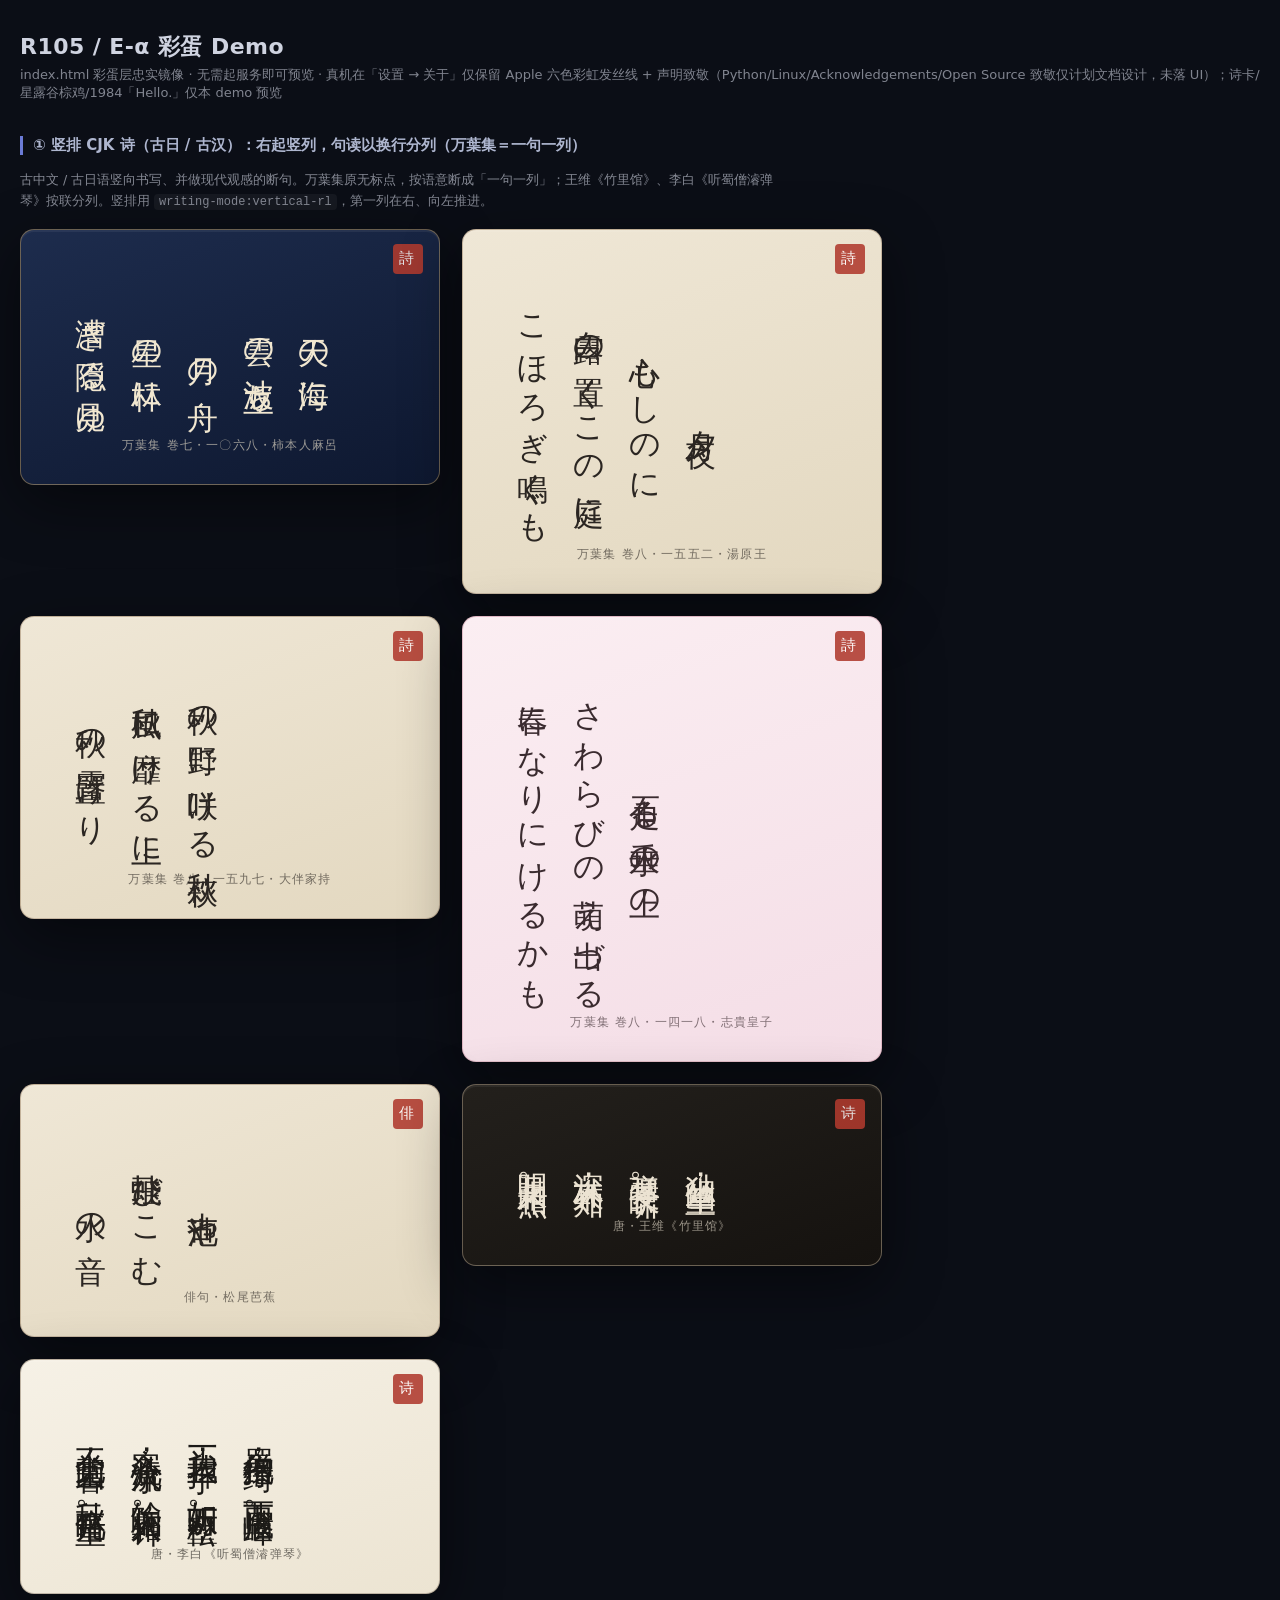
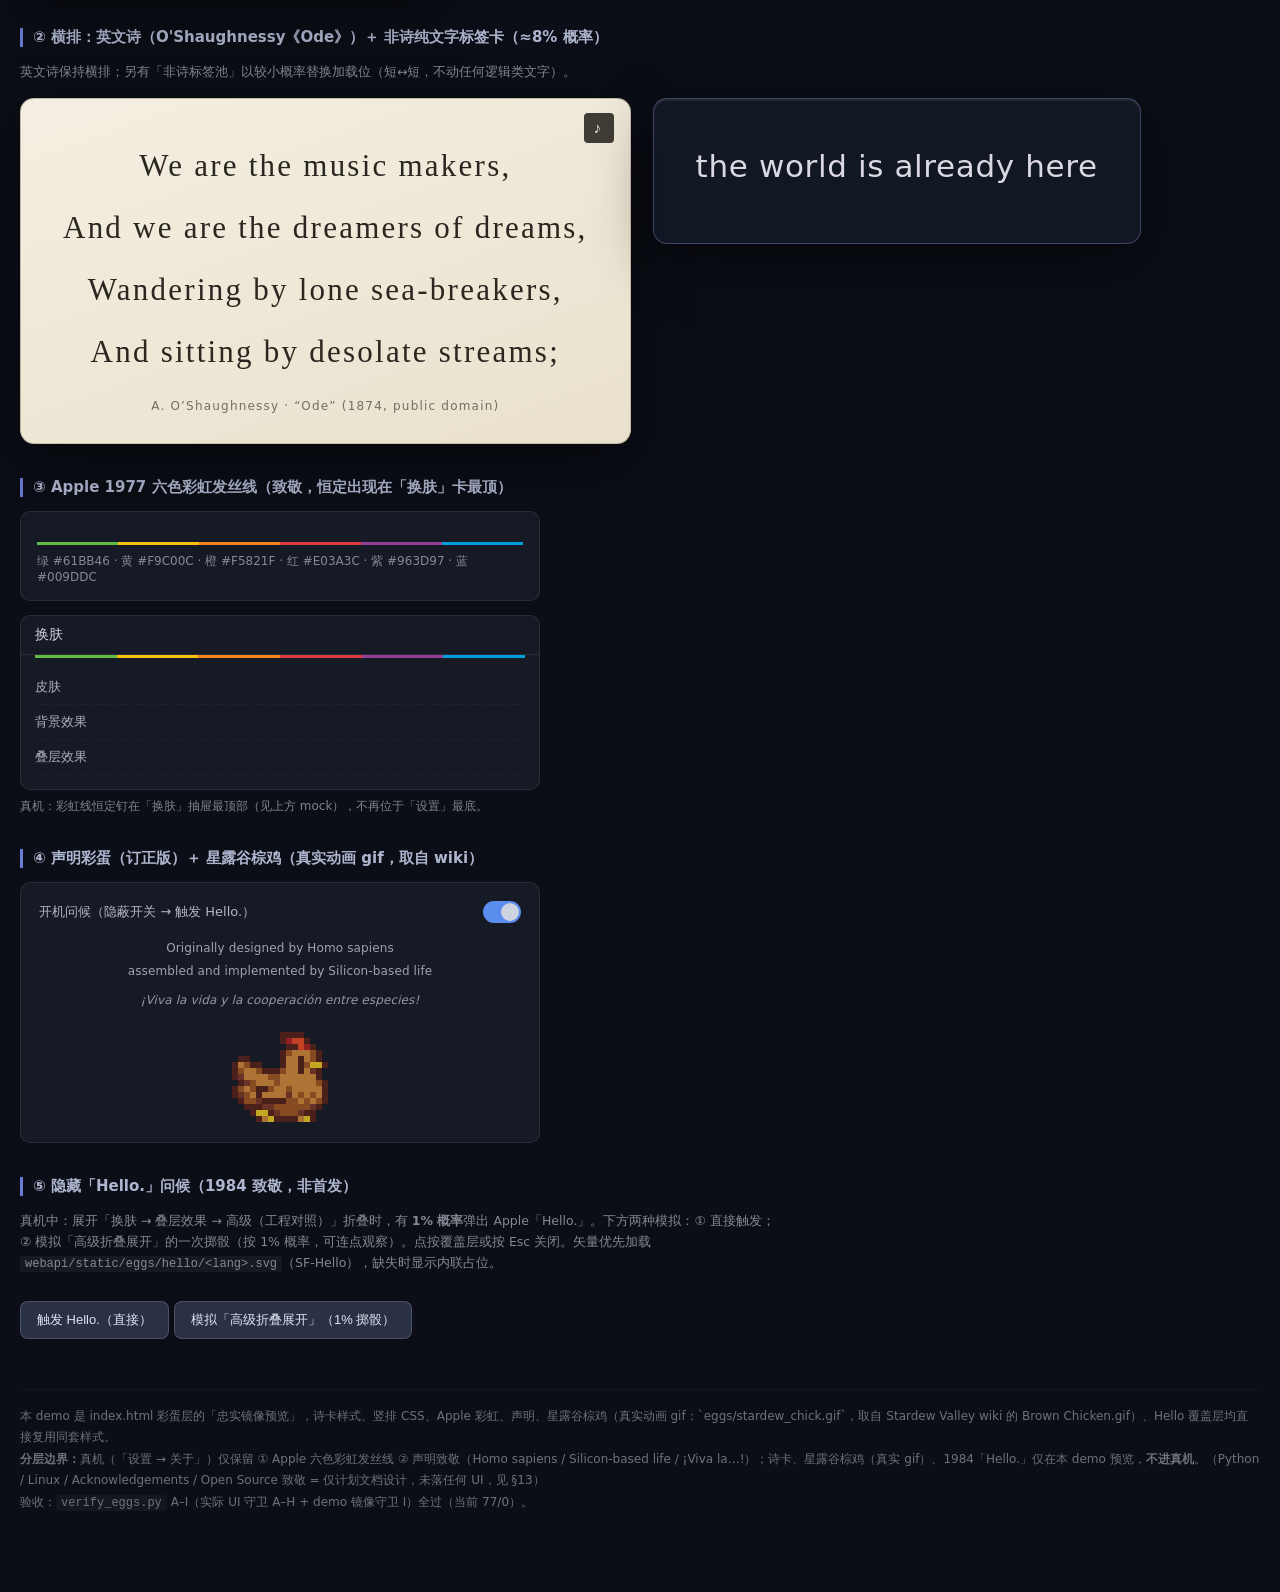
<file: webapi/static/_eggs_preview.html>
<!DOCTYPE html>
<html lang="zh" data-page-node-id="fVV3cSC9YkzMuOD22EN4mw">
<head data-page-node-id="vNFEEF3vBafqNHUE0K1q9O">
<meta charset="utf-8" data-page-node-id="3lcN7fHXdwowAyRnTXJkMt">
<meta name="viewport" content="width=device-width, initial-scale=1" data-page-node-id="crHAmTJDeEvAet0cVYYizi">
<title>R105 / E-α 彩蛋 Demo（竖排诗句 · Apple 致敬 · 星露谷棕鸡 · 声明）</title>
<!-- ══════════════════════════════════════════════════════════════════
     本文件是 index.html 彩蛋层的「忠实镜像 demo」，无需起服务即可在浏览器预览。
     下方的 <style>（egg 段）与 index.html 的 R105 / E-α <style> 逐字一致；
     仅额外加了 demo 布局样式（页面底、区块标题、卡片网格）。
     ══════════════════════════════════════════════════════════════════ -->
<style>
#eggs-overlay{position:fixed;inset:0;display:flex;align-items:center;justify-content:center;pointer-events:none;z-index:30;transition:opacity .8s ease;opacity:1;padding:0 6vw}
.eggs-card{position:relative;max-width:min(80vw,720px);min-width:min(56vw,420px);padding:36px 42px 30px;border-radius:14px;box-shadow:0 18px 60px rgba(0,0,0,.45),0 2px 0 rgba(255,255,255,.06) inset;text-align:center;letter-spacing:.14em;transition:background .6s ease,color .6s ease,border-color .6s ease;opacity:1}
.eggs-poem-text{font-size:clamp(18px,2.9vw,31px);line-height:2.0;font-weight:400;white-space:pre-line}
.eggs-poem-src{margin-top:16px;font-size:12px;letter-spacing:.1em;opacity:.62;font-family:-apple-system,system-ui,sans-serif}
.eggs-seal{position:absolute;top:14px;right:16px;width:30px;height:30px;border-radius:4px;display:flex;align-items:center;justify-content:center;font-size:15px;font-family:serif;opacity:.88;line-height:1}
/* 日式·藍染 indigo */
.card-jp-indigo{background:linear-gradient(160deg,#1d2c4d,#0e1830);color:#f1e7d0;border:1px solid rgba(212,175,110,.45);font-family:"Hiragino Mincho ProN","Yu Mincho","Songti SC",serif}
.card-jp-indigo .eggs-seal{background:#b03a2e;color:#fff}
/* 日式·和紙 washi cream */
.card-jp-washi{background:linear-gradient(160deg,#efe7d6,#e3d8c0);color:#2b2622;border:1px solid rgba(120,90,60,.35);font-family:"Hiragino Mincho ProN","Yu Mincho","Songti SC",serif}
.card-jp-washi .eggs-seal{background:#b03a2e;color:#fff}
/* 日式·朱 vermilion frame */
.card-jp-vermilion{background:#14100e;color:#f3ead6;border:2px solid #c0392b;font-family:"Hiragino Mincho ProN","Yu Mincho","Songti SC",serif}
.card-jp-vermilion .eggs-seal{background:#c0392b;color:#fff}
/* 日式·桜 sakura */
.card-jp-sakura{background:linear-gradient(160deg,#fbeef2,#f4dde6);color:#3a2b2f;border:1px solid rgba(190,120,140,.4);font-family:"Hiragino Mincho ProN","Yu Mincho","Songti SC",serif}
.card-jp-sakura .eggs-seal{background:#b03a2e;color:#fff}
/* 中式·宣纸 xuan (light) */
.card-zh-xuan{background:linear-gradient(160deg,#f6f1e6,#ece4d2);color:#1c1a17;border:1px solid rgba(90,70,50,.35);font-family:"Songti SC","STSong","SimSun",serif}
.card-zh-xuan .eggs-seal{background:#b03a2e;color:#fff}
/* 中式·墨 ink (dark) */
.card-zh-ink{background:linear-gradient(160deg,#23201c,#15120f);color:#ece3d2;border:1px solid rgba(220,200,170,.4);font-family:"Songti SC","STSong","SimSun",serif}
.card-zh-ink .eggs-seal{background:#b03a2e;color:#fff}
/* 英式·letterpress (slate) */
.card-en-letterpress{background:linear-gradient(160deg,#222b38,#161c26);color:#e9e2d2;border:1px solid rgba(200,190,160,.35);font-family:"Iowan Old Style","Palatino Linotype",Georgia,serif}
.card-en-letterpress .eggs-seal{background:#c8a24a;color:#161c26}
/* 英式·letterpress ivory */
.card-en-ivory{background:linear-gradient(160deg,#f4efe2,#e9e1cd);color:#2a2620;border:1px solid rgba(120,100,60,.35);font-family:"Iowan Old Style","Palatino Linotype",Georgia,serif}
.card-en-ivory .eggs-seal{background:#2a2620;color:#f4efe2}
/* 个人气质·案（学者/法学 warm wood）——纯 CSS，不取个人图片 */
.card-study{background:linear-gradient(160deg,#3a2f25,#241c15);color:#ecdfca;border:1px solid rgba(200,170,120,.4);font-family:"Songti SC","STSong",serif}
.card-study .eggs-seal{background:#8a6d3b;color:#fff}
/* 星露谷·田园像素致敬（纯 CSS，不取游戏资源） */
.card-stardew{background:linear-gradient(160deg,#3f5137,#2c3a28);color:#f3ecd6;border:2px solid #7fae5a;font-family:"Songti SC",system-ui,sans-serif;image-rendering:pixelated}
.card-stardew .eggs-seal{background:#e85d75;color:#fff}
/* 非诗·纯文字标签卡（较小概率出现，短↔短，不动逻辑） */
.card-plain{background:rgba(20,24,38,.92);color:rgba(236,234,242,.92);border:1px solid rgba(140,160,220,.35);font-family:-apple-system,system-ui,sans-serif;letter-spacing:.04em}
.card-plain .eggs-seal{display:none}
#eggs-overlay.dim{opacity:.16}
#eggs-overlay.dim .eggs-card{opacity:.9}
/* ═══ R105 / E-α 扩展 · Apple 致敬（六色彩虹发丝线）+ 隐藏 Hello + 星露谷棕鸡（真实 gif）+ 竖排诗句 + 声明 ═══ */
/* 竖排 CJK 诗（日本語/中文）：右起竖列，句读以 \n 分列 */
.eggs-poem-text.v{writing-mode:vertical-rl;text-orientation:mixed;letter-spacing:.12em;line-height:1.8;padding-top:28px;max-height:64vh}
/* Apple 1977 六色彩虹发丝线（致敬，恒定出现在换肤卡最顶，极克制） */
.eggs-rainbow{height:3px;width:100%;margin-top:14px;flex:0 0 auto;
  background:linear-gradient(90deg,#61BB46 0 16.66%,#F9C00C 16.66% 33.33%,#F5821F 33.33% 50%,#E03A3C 50% 66.66%,#963D97 66.66% 83.33%,#009DDC 83.33% 100%)}
/* 关于 / 声明 区块（纯静态，ui-settings.js 不接管此 gid） */
.eggs-declaration{margin-top:14px;font-family:-apple-system,system-ui,sans-serif;font-size:12px;line-height:1.9;opacity:.74;text-align:center;letter-spacing:.01em}
.eggs-declaration p{margin:0}
.eggs-declaration .eggs-viva{margin-top:6px;opacity:.92;font-style:italic}
/* （.eggs-homage 样式已移除：Python/Linux/Acknowledgements/Open Source 致敬仅计划文档设计，未落任何 UI） */
/* 星露谷棕鸡（真实动画 gif，取自 Stardew Valley wiki；仅 demo） */
.eggs-chick{display:block;width:96px;height:auto;margin:14px auto 2px;image-rendering:pixelated}
/* Apple 1984「Hello.」隐藏问候层（隐蔽开关触发，点击/Esc 关闭） */
.eggs-hello{position:fixed;inset:0;z-index:200;display:none;flex-direction:column;align-items:center;justify-content:center;background:#fbfbfd;cursor:pointer;opacity:0;transition:opacity .5s ease}
.eggs-hello.show{display:flex;opacity:1}
.eggs-hello .hello-word{font-family:"Helvetica Neue",Helvetica,Arial,sans-serif;font-weight:700;font-size:clamp(48px,12vw,140px);color:#1d1d1f;letter-spacing:-.02em}
.eggs-hello .hw-svg{width:min(78vw,440px);height:auto;display:block;margin:0 auto}
.eggs-hello .hw{fill:none;stroke:#1d1d1f;stroke-width:6;stroke-linecap:round;stroke-linejoin:round;stroke-dasharray:1;stroke-dashoffset:1}
.eggs-hello svg.hw-svg.draw .hw{animation:eggsHelloDraw .5s ease forwards}
@keyframes eggsHelloDraw{to{stroke-dashoffset:0}}
.eggs-hello .sr-only{position:absolute;width:1px;height:1px;padding:0;margin:-1px;overflow:hidden;clip:rect(0 0 0 0);white-space:nowrap;border:0}
.eggs-hello .hello-sub{margin-top:12px;font-size:13px;color:#86868b;font-family:-apple-system,system-ui,sans-serif;opacity:0}
.eggs-hello.show .hello-sub{animation:eggsHelloSub .45s ease 2.05s forwards}
@keyframes eggsHelloSub{to{opacity:1}}
</style>
<style>
/* demo 布局样式（仅本预览页用，不属于彩蛋层） */
* { box-sizing: border-box; }
body{margin:0;background:#0b0e16;color:#cfd3e0;font-family:-apple-system,system-ui,"Songti SC",sans-serif;padding:32px 20px 80px}
h1{font-size:22px;font-weight:600;letter-spacing:.02em;margin:0 0 4px}
.sub{opacity:.6;font-size:13px;margin:0 0 28px}
section{margin:34px 0 10px}
.sec-h{font-size:15px;font-weight:600;color:#aeb6cf;border-left:3px solid #6b7bd6;padding-left:10px;margin-bottom:14px}
.note{opacity:.62;font-size:12.5px;line-height:1.7;margin:6px 0 16px;max-width:760px}
.grid{display:flex;flex-wrap:wrap;gap:22px;align-items:flex-start}
.grid .eggs-card{margin:0}
.rainbow-wrap{max-width:520px;background:#161a24;border:1px solid rgba(255,255,255,.08);border-radius:10px;padding:16px}
.rainbow-cap{font-size:12px;opacity:.6;margin-top:8px}
.about-wrap{max-width:520px;background:#161a24;border:1px solid rgba(255,255,255,.08);border-radius:10px;padding:18px}
.about-wrap .set-row{display:flex;align-items:center;justify-content:space-between;font-size:13px;margin-bottom:6px}
.about-wrap .set-label{opacity:.85}
.tk{width:38px;height:22px;border-radius:12px;background:#394056;display:inline-block;position:relative}
.tk::after{content:"";position:absolute;top:2px;left:2px;width:18px;height:18px;border-radius:50%;background:#cfd3e0;transition:left .2s}
.tk.on{background:#5a8dee}
.tk.on::after{left:18px}
button.demo-btn{margin-top:10px;background:#2a3146;color:#dfe3ef;border:1px solid rgba(255,255,255,.16);border-radius:8px;padding:9px 16px;font-size:13px;cursor:pointer}
button.demo-btn:hover{background:#34405e}
.foot{margin-top:50px;opacity:.5;font-size:12px;line-height:1.8;border-top:1px solid rgba(255,255,255,.08);padding-top:16px}
code{background:rgba(255,255,255,.08);padding:1px 5px;border-radius:4px;font-size:12px}
/* demo：mock「换肤」卡，演示彩虹线恒定钉在最顶 */
.mock-theme{max-width:520px;background:#161a24;border:1px solid rgba(255,255,255,.08);border-radius:10px;overflow:hidden;margin-top:14px}
.mock-theme .mock-head{padding:10px 14px;font-size:14px;border-bottom:1px solid rgba(255,255,255,.08)}
.mock-theme .mock-body{padding:0 14px 14px}
.mock-theme .eggs-rainbow{margin:0 0 12px}
.mock-theme .mock-row{padding:8px 0;font-size:13px;opacity:.8;border-bottom:1px dashed rgba(255,255,255,.06)}
</style>
</head>
<body data-page-node-id="XwIVT2xln3Uiln82XtVSgB">
<h1 data-page-node-id="p0i2F0DChcRKuQeIqOkkm4">R105 / E-α 彩蛋 Demo</h1>
<p class="sub" data-page-node-id="Cs63HNdY9PdqMOWcN3PCoJ">index.html 彩蛋层忠实镜像 · 无需起服务即可预览 · 真机在「设置 → 关于」仅保留 Apple 六色彩虹发丝线 + 声明致敬（Python/Linux/Acknowledgements/Open Source 致敬仅计划文档设计，未落 UI）；诗卡/星露谷棕鸡/1984「Hello.」仅本 demo 预览</p>

<!-- ───────── 1. 竖排 CJK 诗（日 / 中）：一句一列 ───────── -->
<section data-page-node-id="idvx1VbteFc6BPLLhGLWSY">
  <div class="sec-h" data-page-node-id="xCtDhbDAxFzjWzAVpPcYx2">① 竖排 CJK 诗（古日 / 古汉）：右起竖列，句读以换行分列（万葉集＝一句一列）</div>
  <p class="note" data-page-node-id="5AgwjPGHxOzoio3sgbnbjn">古中文 / 古日语竖向书写、并做现代观感的断句。万葉集原无标点，按语意断成「一句一列」；王维《竹里馆》、李白《听蜀僧濬弹琴》按联分列。竖排用 <code data-page-node-id="wRcxGum9fWbUHhrmzUa0Jr">writing-mode:vertical-rl</code>，第一列在右、向左推进。</p>
  <div class="grid" id="grid-vertical" data-page-node-id="QVHonbVs3BGDE9Bkr6grIB"></div>
</section>

<!-- ───────── 2. 横排 英文诗 + 非诗标签卡 ───────── -->
<section data-page-node-id="mjJ7blciFP6mIOolxCC4P2">
  <div class="sec-h" data-page-node-id="CU1G243pA4Gpl0JCXNqNTP">② 横排：英文诗（O'Shaughnessy《Ode》）＋ 非诗纯文字标签卡（≈8% 概率）</div>
  <p class="note" data-page-node-id="4KprnE7KGKjYnPcKrOGSih">英文诗保持横排；另有「非诗标签池」以较小概率替换加载位（短↔短，不动任何逻辑类文字）。</p>
  <div class="grid" id="grid-horizontal" data-page-node-id="q1laenVQCY9kXvKYeZavBv"></div>
</section>

<!-- ───────── 3. Apple 六色彩虹发丝线 ───────── -->
<section data-page-node-id="WGNaZWS5UZNTtjD3ChCaNW">
  <div class="sec-h" data-page-node-id="NcC9PPUORPq46DtHA46Unv">③ Apple 1977 六色彩虹发丝线（致敬，恒定出现在「换肤」卡最顶）</div>
  <div class="rainbow-wrap" data-page-node-id="yNXVBAGQQ5VfDRFQ3W1EMp">
    <div class="eggs-rainbow" data-page-node-id="9ntt1Dy9iQEZr2DpBODEuo"></div>
    <div class="rainbow-cap" data-page-node-id="sPxxayQm7HD8bsmxFdGwfg">绿 #61BB46 · 黄 #F9C00C · 橙 #F5821F · 红 #E03A3C · 紫 #963D97 · 蓝 #009DDC</div>
  </div>
  <div class="mock-theme" data-page-node-id="mockTheme">
    <div class="mock-head">换肤</div>
    <div class="mock-body">
      <div class="eggs-rainbow" aria-hidden="true"></div>
      <div class="mock-row">皮肤</div>
      <div class="mock-row">背景效果</div>
      <div class="mock-row">叠层效果</div>
    </div>
  </div>
  <div class="rainbow-cap">真机：彩虹线恒定钉在「换肤」抽屉最顶部（见上方 mock），不再位于「设置」最底。</div>
</section>

<!-- ───────── 4. 声明 + 星露谷棕鸡 ───────── -->
<section data-page-node-id="qnPQpjZr5u6hs7ATdyg6pp">
  <div class="sec-h" data-page-node-id="eojCbFVqkzM6sZqfd4XysH">④ 声明彩蛋（订正版）＋ 星露谷棕鸡（真实动画 gif，取自 wiki）</div>
  <div class="about-wrap" data-page-node-id="Kwvrk9FuExooYWTD6NQRci">
    <div class="set-row" data-page-node-id="VIJeZvQYfuwttIqPNR2M4I"><span class="set-label" data-page-node-id="NPjv7R2ohwjfQsA2Ewt1qX">开机问候（隐蔽开关 → 触发 Hello.）</span><span class="tk on" id="demo-switch" data-page-node-id="lPrSTix14drNBKX41FMjcv"></span></div>
    <div class="eggs-declaration" id="eggs-declaration" data-page-node-id="7bZ6k9m8HNjMqIJMqU0OS4">
      <p data-page-node-id="WA2bQMeM2DoPfknbobOrnW">Originally designed by Homo sapiens</p>
      <p data-page-node-id="A4q9vsm5qD7cTfRAV2yPOh">assembled and implemented by Silicon-based life</p>
      <p class="eggs-viva" data-page-node-id="CIlCM37hM4rDJHSjl2xHRT">¡Viva la vida y la cooperación entre especies!</p>
      <img class="eggs-chick" id="eggs-chick" src="eggs/stardew_chick.gif" alt="Stardew Valley 棕鸡" aria-hidden="true" data-page-node-id="Npvqu1FxZFuiWQAa5Gio7M">
    </div>
  </div>
</section>

<!-- ───────── 5. 隐藏 Hello 触发 ───────── -->
<section data-page-node-id="Aj3vwAo4FBq3pbN9W6PI3F">
  <div class="sec-h" data-page-node-id="ATDxYtNrUWXwPD54Ldw2RO">⑤ 隐藏「Hello.」问候（1984 致敬，非首发）</div>
  <p class="note" data-page-node-id="nF3udX5EXFqNs4GekKcixD">真机中：展开「换肤 → 叠层效果 → 高级（工程对照）」折叠时，有 <b>1% 概率</b>弹出 Apple「Hello.」。下方两种模拟：① 直接触发；② 模拟「高级折叠展开」的一次掷骰（按 1% 概率，可连点观察）。点按覆盖层或按 Esc 关闭。矢量优先加载 <code>webapi/static/eggs/hello/&lt;lang&gt;.svg</code>（SF-Hello），缺失时显示内联占位。</p>
  <button class="demo-btn" id="demo-hello-btn" data-page-node-id="7eDHOZPu7bJehFrJu6x0GA">触发 Hello.（直接）</button>
  <button class="demo-btn" id="demo-adv-btn" data-page-node-id="advBtnDemo">模拟「高级折叠展开」（1% 掷骰）</button>
</section>

<div class="foot" data-page-node-id="gnYk0DTcdF4vgShli3aDOg">
  本 demo 是 index.html 彩蛋层的「忠实镜像预览」，诗卡样式、竖排 CSS、Apple 彩虹、声明、星露谷棕鸡（真实动画 gif：`eggs/stardew_chick.gif`，取自 Stardew Valley wiki 的 Brown Chicken.gif）、Hello 覆盖层均直接复用同套样式。<br data-page-node-id="Hm6iZN5udKDATLHvWDFtuT">
  <b data-page-node-id="O0MO0nJ3OumbZiyNCM7qKI">分层边界：</b>真机（「设置 → 关于」）仅保留 ① Apple 六色彩虹发丝线 ② 声明致敬（Homo sapiens / Silicon-based life / ¡Viva la…!）；诗卡、星露谷棕鸡（真实 gif）、1984「Hello.」仅在本 demo 预览，<b>不进真机</b>。（Python / Linux / Acknowledgements / Open Source 致敬 = 仅计划文档设计，未落任何 UI，见 §13）<br data-page-node-id="8vId8Js8WkrG5zzV6DcNa1">
  验收：<code data-page-node-id="eFSI0GQE1WGH6AJThnu2Ur">verify_eggs.py</code> A–I（实际 UI 守卫 A–H + demo 镜像守卫 I）全过（当前 77/0）。
</div>

<!-- Hello 覆盖层（与 index.html 同结构） -->
<div class="eggs-hello" id="eggs-hello" aria-hidden="true" data-page-node-id="FBwJIZAYwQ4llRAWoJgmdu">
  <div class="hello-word" data-page-node-id="ql8tbIqTxw8rP9zT1mAzUG">
    <span class="sr-only">Hello.</span>
    <svg class="hw-svg" viewBox="0 0 272 120" role="img" aria-label="Hello.">
      <path class="hw" pathLength="1" style="animation-delay:0s"     d="M20,95 L20,28 M62,95 L62,28 M20,62 L62,62"/>
      <path class="hw" pathLength="1" style="animation-delay:.5s"    d="M118,62 C118,44 88,44 88,62 C88,80 116,80 114,66"/>
      <path class="hw" pathLength="1" style="animation-delay:.9s"    d="M150,95 C146,78 150,55 152,30"/>
      <path class="hw" pathLength="1" style="animation-delay:1.15s"  d="M180,95 C176,78 180,55 182,30"/>
      <path class="hw" pathLength="1" style="animation-delay:1.4s"   d="M242,62 C242,44 210,44 210,62 C210,80 242,80 242,62 Z"/>
      <path class="hw" pathLength="1" style="animation-delay:1.75s"  d="M262,92 m-3.2,0 a3.2,3.2 0 1,0 6.4,0 a3.2,3.2 0 1,0 -6.4,0"/>
    </svg>
  </div>
  <div class="hello-sub" data-page-node-id="tztVOH0mizBm2TAupBtXOc">— 1984</div>
</div>

<script>
/* ── 诗数据（与 ui-eggs.js 的 POEMS 一致；\n 即竖排分列） ── */
var POEMS = [
  { id:'ama_no_umi', lang:'ja', vertical:true,
    text:'天の海に\n雲の波立ち\n月の舟\n星の林に\n漕ぎ隠る見ゆ',
    src:'万葉集 巻七・一〇六八・柿本人麻呂', seal:'詩',
    family:['card-jp-indigo','card-jp-washi','card-jp-vermilion','card-jp-sakura'] },
  { id:'yuuzukuyo', lang:'ja', vertical:true,
    text:'夕月夜\n心もしのに\n白露の置くこの庭に\nこほろぎ鳴くも',
    src:'万葉集 巻八・一五五二・湯原王', seal:'詩',
    family:['card-jp-indigo','card-jp-washi','card-jp-sakura'] },
  { id:'aki_no_no', lang:'ja', vertical:true,
    text:'秋の野に咲ける秋萩\n秋風に靡ける上に\n秋の露置けり',
    src:'万葉集 巻八・一五九七・大伴家持', seal:'詩',
    family:['card-jp-washi','card-jp-vermilion'] },
  { id:'ishibashiru', lang:'ja', vertical:true,
    text:'石走る垂水の上の\nさわらびの萌え出づる\n春になりにけるかも',
    src:'万葉集 巻八・一四一八・志貴皇子', seal:'詩',
    family:['card-jp-sakura','card-jp-washi','card-jp-indigo'] },
  { id:'furuike', lang:'ja', vertical:true,
    text:'古池や\n蛙飛びこむ\n水の音',
    src:'俳句・松尾芭蕉', seal:'俳',
    family:['card-jp-indigo','card-jp-washi','card-jp-vermilion'] },
  { id:'zhuliguan', lang:'zh', vertical:true,
    text:'独坐幽篁里，\n弹琴复长啸。\n深林人不知，\n明月来相照。',
    src:'唐・王维《竹里馆》', seal:'诗',
    family:['card-zh-xuan','card-zh-ink'] },
  { id:'tingseng', lang:'zh', vertical:true,
    text:'蜀僧抱绿绮，西下峨眉峰。\n为我一挥手，如听万壑松。\n客心洗流水，馀响入霜钟。\n不觉碧山暮，秋云暗几重。',
    src:'唐・李白《听蜀僧濬弹琴》', seal:'诗',
    family:['card-zh-xuan','card-zh-ink'] },
  { id:'oshaughnessy', lang:'en', vertical:false,
    text:'We are the music makers,\nAnd we are the dreamers of dreams,\nWandering by lone sea-breakers,\nAnd sitting by desolate streams;',
    src:"A. O’Shaughnessy · “Ode” (1874, public domain)", seal:'♪',
    family:['card-en-letterpress','card-en-ivory'] }
];
function pick(a){ return a[Math.floor(Math.random()*a.length)]; }
function makeCard(p, familyOverride){
  var card = document.createElement('div');
  card.className = 'eggs-card ' + (familyOverride || pick(p.family));
  var seal = document.createElement('div'); seal.className='eggs-seal'; seal.textContent = p.seal || (p.lang==='en'?'♪':'詩');
  var txt = document.createElement('div'); txt.className='eggs-poem-text'+(p.vertical?' v':'');
  txt.textContent = p.text;
  var src = document.createElement('div'); src.className='eggs-poem-src'; src.textContent = p.src;
  card.appendChild(seal); card.appendChild(txt); card.appendChild(src);
  return card;
}
/* ① 竖排：全部 JA + ZH */
var gv = document.getElementById('grid-vertical');
POEMS.filter(function(p){ return p.vertical; }).forEach(function(p, i){
  gv.appendChild(makeCard(p, p.family[i % p.family.length]));
});
/* ② 横排：英文 + 一个非诗标签卡 */
var gh = document.getElementById('grid-horizontal');
gh.appendChild(makeCard(POEMS.filter(function(p){return p.id==='oshaughnessy';})[0]));
var plain = document.createElement('div');
plain.className='eggs-card card-plain';
plain.innerHTML = '<div class="eggs-poem-text">the world is already here</div><div class="eggs-poem-src"></div>';
gh.appendChild(plain);

/* ④ 星露谷棕鸡：直接复用真实动画 gif（webapi/static/eggs/stardew_chick.gif，取自 Stardew Valley wiki 的 Brown Chicken.gif），不再用 CSS 像素图。 */

/* ⑤ Hello 触发（演示：直接触发 + 模拟「高级折叠展开」1% 掷骰） */
var helloEl = document.getElementById('eggs-hello');
function _previewDrawHello(){
  var svg = helloEl.querySelector('svg.hw-svg');
  if(svg){ svg.classList.remove('draw'); void svg.getBoundingClientRect(); svg.classList.add('draw'); }
}
document.getElementById('demo-hello-btn').addEventListener('click', function(){
  helloEl.classList.add('show'); _previewDrawHello();
});
document.getElementById('demo-adv-btn').addEventListener('click', function(){
  // 与真机 ui-eggs.js 的 HELLO_P = 0.01 一致：模拟一次「高级折叠展开」掷骰
  if (Math.random() < 0.01) { helloEl.classList.add('show'); _previewDrawHello(); }
});
helloEl.addEventListener('click', function(){ helloEl.classList.remove('show'); });
document.addEventListener('keydown', function(e){ if(e.key==='Escape' && helloEl.classList.contains('show')) helloEl.classList.remove('show'); });
/* demo 开关视觉联动（仅演示） */
document.getElementById('demo-switch').addEventListener('click', function(){
  this.classList.toggle('on');
  helloEl.classList.toggle('show', this.classList.contains('on'));
  if(this.classList.contains('on')) _previewDrawHello();
});
/* ④ 鸡点击 → 蔡徐坤「你干嘛哎哟」语音（资源需自备 webapi/static/eggs/aiyo.mp3） */
document.getElementById('eggs-chick').addEventListener('click', function(){
  try {
    var a = new Audio('/eggs/aiyo.mp3');
    a.play().catch(function(){ alert('（真机）鸡彩蛋语音：请把蔡徐坤「你干嘛哎哟」音频放到 webapi/static/eggs/aiyo.mp3'); });
  } catch (_) { alert('（真机）鸡彩蛋语音需 webapi/static/eggs/aiyo.mp3'); }
});
</script>
</body>
</html>
</file>
